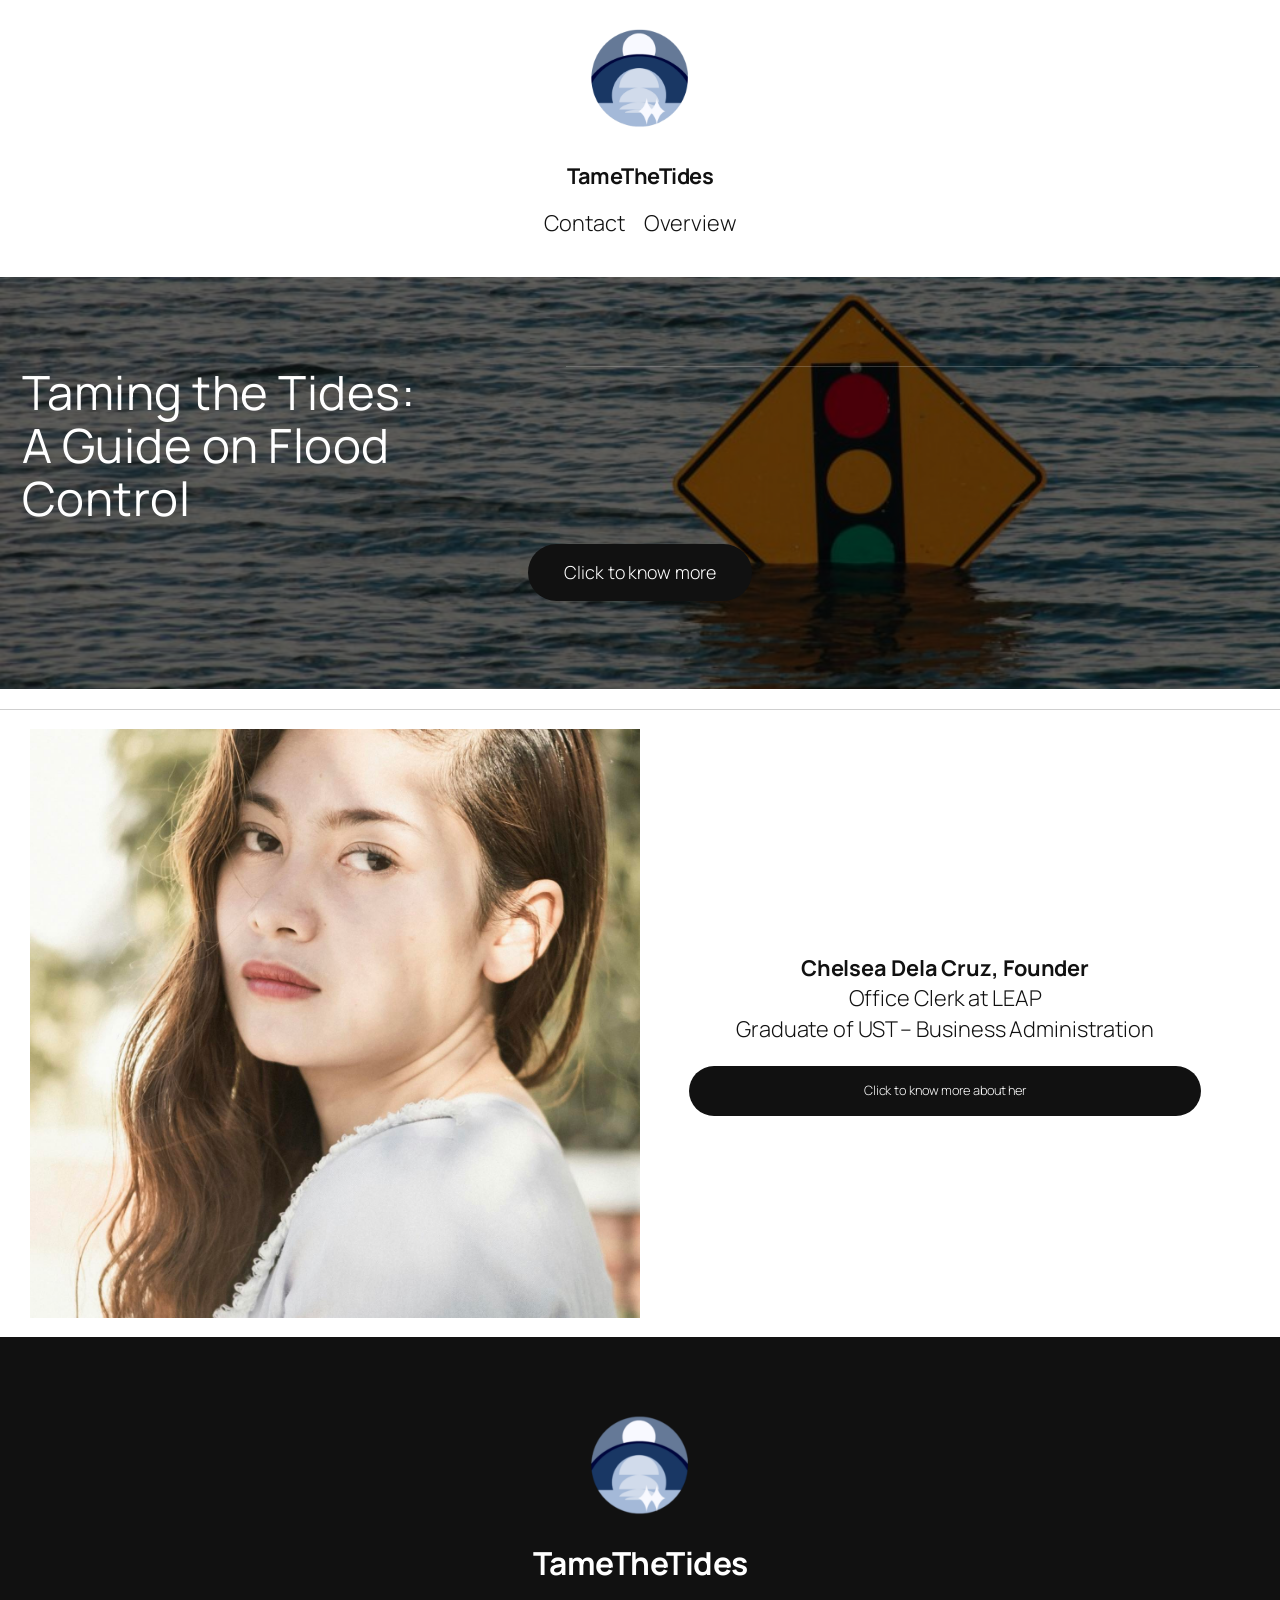
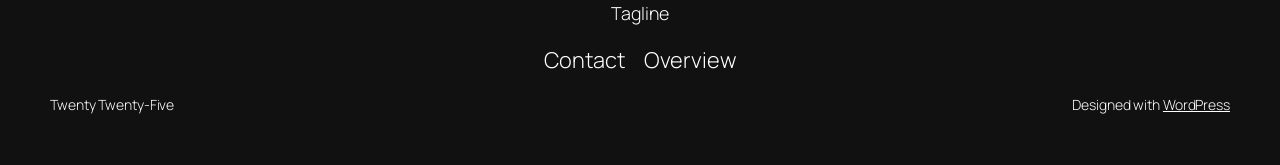
<file: index.html>
<!DOCTYPE html>
<html lang="en-US">
<head><meta charset="UTF-8">
	
	<meta name="viewport" content="width=device-width, initial-scale=1">
<meta name="robots" content="max-image-preview:large">
<title>TameTheTides – Tagline</title>
<link rel="alternate" type="application/rss+xml" title="TameTheTides » Feed" href="https://protovandis.github.io/tame-the-tides/feed/">
<link rel="alternate" type="application/rss+xml" title="TameTheTides » Comments Feed" href="https://protovandis.github.io/tame-the-tides/comments/feed/">
<style id="wp-img-auto-sizes-contain-inline-css">
img:is([sizes=auto i],[sizes^="auto," i]){contain-intrinsic-size:3000px 1500px}
/*# sourceURL=wp-img-auto-sizes-contain-inline-css */
</style>
<style id="wp-block-site-logo-inline-css">
.wp-block-site-logo{box-sizing:border-box;line-height:0}.wp-block-site-logo a{display:inline-block;line-height:0}.wp-block-site-logo.is-default-size img{height:auto;width:120px}.wp-block-site-logo img{height:auto;max-width:100%}.wp-block-site-logo a,.wp-block-site-logo img{border-radius:inherit}.wp-block-site-logo.aligncenter{margin-left:auto;margin-right:auto;text-align:center}:root :where(.wp-block-site-logo.is-style-rounded){border-radius:9999px}
/*# sourceURL=https://protovandis.github.io/tame-the-tides/wp-includes/blocks/site-logo/style.min.css */
</style>
<style id="wp-block-site-title-inline-css">
.wp-block-site-title{box-sizing:border-box}.wp-block-site-title :where(a){color:inherit;font-family:inherit;font-size:inherit;font-style:inherit;font-weight:inherit;letter-spacing:inherit;line-height:inherit;text-decoration:inherit}
/*# sourceURL=https://protovandis.github.io/tame-the-tides/wp-includes/blocks/site-title/style.min.css */
</style>
<style id="wp-block-group-inline-css">
.wp-block-group{box-sizing:border-box}:where(.wp-block-group.wp-block-group-is-layout-constrained){position:relative}
/*# sourceURL=https://protovandis.github.io/tame-the-tides/wp-includes/blocks/group/style.min.css */
</style>
<style id="wp-block-navigation-link-inline-css">
.wp-block-navigation .wp-block-navigation-item__label{overflow-wrap:break-word}.wp-block-navigation .wp-block-navigation-item__description{display:none}.link-ui-tools{outline:1px solid #f0f0f0;padding:8px}.link-ui-block-inserter{padding-top:8px}.link-ui-block-inserter__back{margin-left:8px;text-transform:uppercase}
/*# sourceURL=https://protovandis.github.io/tame-the-tides/wp-includes/blocks/navigation-link/style.min.css */
</style>
<style id="wp-block-navigation-inline-css">
.wp-block-navigation{position:relative}.wp-block-navigation ul{margin-bottom:0;margin-left:0;margin-top:0;padding-left:0}.wp-block-navigation ul,.wp-block-navigation ul li{list-style:none;padding:0}.wp-block-navigation .wp-block-navigation-item{align-items:center;background-color:inherit;display:flex;position:relative}.wp-block-navigation .wp-block-navigation-item .wp-block-navigation__submenu-container:empty{display:none}.wp-block-navigation .wp-block-navigation-item__content{display:block;z-index:1}.wp-block-navigation .wp-block-navigation-item__content.wp-block-navigation-item__content{color:inherit}.wp-block-navigation.has-text-decoration-underline .wp-block-navigation-item__content,.wp-block-navigation.has-text-decoration-underline .wp-block-navigation-item__content:active,.wp-block-navigation.has-text-decoration-underline .wp-block-navigation-item__content:focus{text-decoration:underline}.wp-block-navigation.has-text-decoration-line-through .wp-block-navigation-item__content,.wp-block-navigation.has-text-decoration-line-through .wp-block-navigation-item__content:active,.wp-block-navigation.has-text-decoration-line-through .wp-block-navigation-item__content:focus{text-decoration:line-through}.wp-block-navigation :where(a),.wp-block-navigation :where(a:active),.wp-block-navigation :where(a:focus){text-decoration:none}.wp-block-navigation .wp-block-navigation__submenu-icon{align-self:center;background-color:inherit;border:none;color:currentColor;display:inline-block;font-size:inherit;height:.6em;line-height:0;margin-left:.25em;padding:0;width:.6em}.wp-block-navigation .wp-block-navigation__submenu-icon svg{display:inline-block;stroke:currentColor;height:inherit;margin-top:.075em;width:inherit}.wp-block-navigation{--navigation-layout-justification-setting:flex-start;--navigation-layout-direction:row;--navigation-layout-wrap:wrap;--navigation-layout-justify:flex-start;--navigation-layout-align:center}.wp-block-navigation.is-vertical{--navigation-layout-direction:column;--navigation-layout-justify:initial;--navigation-layout-align:flex-start}.wp-block-navigation.no-wrap{--navigation-layout-wrap:nowrap}.wp-block-navigation.items-justified-center{--navigation-layout-justification-setting:center;--navigation-layout-justify:center}.wp-block-navigation.items-justified-center.is-vertical{--navigation-layout-align:center}.wp-block-navigation.items-justified-right{--navigation-layout-justification-setting:flex-end;--navigation-layout-justify:flex-end}.wp-block-navigation.items-justified-right.is-vertical{--navigation-layout-align:flex-end}.wp-block-navigation.items-justified-space-between{--navigation-layout-justification-setting:space-between;--navigation-layout-justify:space-between}.wp-block-navigation .has-child .wp-block-navigation__submenu-container{align-items:normal;background-color:inherit;color:inherit;display:flex;flex-direction:column;opacity:0;position:absolute;z-index:2}@media not (prefers-reduced-motion){.wp-block-navigation .has-child .wp-block-navigation__submenu-container{transition:opacity .1s linear}}.wp-block-navigation .has-child .wp-block-navigation__submenu-container{height:0;overflow:hidden;visibility:hidden;width:0}.wp-block-navigation .has-child .wp-block-navigation__submenu-container>.wp-block-navigation-item>.wp-block-navigation-item__content{display:flex;flex-grow:1;padding:.5em 1em}.wp-block-navigation .has-child .wp-block-navigation__submenu-container>.wp-block-navigation-item>.wp-block-navigation-item__content .wp-block-navigation__submenu-icon{margin-left:auto;margin-right:0}.wp-block-navigation .has-child .wp-block-navigation__submenu-container .wp-block-navigation-item__content{margin:0}.wp-block-navigation .has-child .wp-block-navigation__submenu-container{left:-1px;top:100%}@media (min-width:782px){.wp-block-navigation .has-child .wp-block-navigation__submenu-container .wp-block-navigation__submenu-container{left:100%;top:-1px}.wp-block-navigation .has-child .wp-block-navigation__submenu-container .wp-block-navigation__submenu-container:before{background:#0000;content:"";display:block;height:100%;position:absolute;right:100%;width:.5em}.wp-block-navigation .has-child .wp-block-navigation__submenu-container .wp-block-navigation__submenu-icon{margin-right:.25em}.wp-block-navigation .has-child .wp-block-navigation__submenu-container .wp-block-navigation__submenu-icon svg{transform:rotate(-90deg)}}.wp-block-navigation .has-child .wp-block-navigation-submenu__toggle[aria-expanded=true]~.wp-block-navigation__submenu-container,.wp-block-navigation .has-child:not(.open-on-click):hover>.wp-block-navigation__submenu-container,.wp-block-navigation .has-child:not(.open-on-click):not(.open-on-hover-click):focus-within>.wp-block-navigation__submenu-container{height:auto;min-width:200px;opacity:1;overflow:visible;visibility:visible;width:auto}.wp-block-navigation.has-background .has-child .wp-block-navigation__submenu-container{left:0;top:100%}@media (min-width:782px){.wp-block-navigation.has-background .has-child .wp-block-navigation__submenu-container .wp-block-navigation__submenu-container{left:100%;top:0}}.wp-block-navigation-submenu{display:flex;position:relative}.wp-block-navigation-submenu .wp-block-navigation__submenu-icon svg{stroke:currentColor}button.wp-block-navigation-item__content{background-color:initial;border:none;color:currentColor;font-family:inherit;font-size:inherit;font-style:inherit;font-weight:inherit;letter-spacing:inherit;line-height:inherit;text-align:left;text-transform:inherit}.wp-block-navigation-submenu__toggle{cursor:pointer}.wp-block-navigation-submenu__toggle[aria-expanded=true]+.wp-block-navigation__submenu-icon>svg,.wp-block-navigation-submenu__toggle[aria-expanded=true]>svg{transform:rotate(180deg)}.wp-block-navigation-item.open-on-click .wp-block-navigation-submenu__toggle{padding-left:0;padding-right:.85em}.wp-block-navigation-item.open-on-click .wp-block-navigation-submenu__toggle+.wp-block-navigation__submenu-icon{margin-left:-.6em;pointer-events:none}.wp-block-navigation-item.open-on-click button.wp-block-navigation-item__content:not(.wp-block-navigation-submenu__toggle){padding:0}.wp-block-navigation .wp-block-page-list,.wp-block-navigation__container,.wp-block-navigation__responsive-close,.wp-block-navigation__responsive-container,.wp-block-navigation__responsive-container-content,.wp-block-navigation__responsive-dialog{gap:inherit}:where(.wp-block-navigation.has-background .wp-block-navigation-item a:not(.wp-element-button)),:where(.wp-block-navigation.has-background .wp-block-navigation-submenu a:not(.wp-element-button)){padding:.5em 1em}:where(.wp-block-navigation .wp-block-navigation__submenu-container .wp-block-navigation-item a:not(.wp-element-button)),:where(.wp-block-navigation .wp-block-navigation__submenu-container .wp-block-navigation-submenu a:not(.wp-element-button)),:where(.wp-block-navigation .wp-block-navigation__submenu-container .wp-block-navigation-submenu button.wp-block-navigation-item__content),:where(.wp-block-navigation .wp-block-navigation__submenu-container .wp-block-pages-list__item button.wp-block-navigation-item__content){padding:.5em 1em}.wp-block-navigation.items-justified-right .wp-block-navigation__container .has-child .wp-block-navigation__submenu-container,.wp-block-navigation.items-justified-right .wp-block-page-list>.has-child .wp-block-navigation__submenu-container,.wp-block-navigation.items-justified-space-between .wp-block-page-list>.has-child:last-child .wp-block-navigation__submenu-container,.wp-block-navigation.items-justified-space-between>.wp-block-navigation__container>.has-child:last-child .wp-block-navigation__submenu-container{left:auto;right:0}.wp-block-navigation.items-justified-right .wp-block-navigation__container .has-child .wp-block-navigation__submenu-container .wp-block-navigation__submenu-container,.wp-block-navigation.items-justified-right .wp-block-page-list>.has-child .wp-block-navigation__submenu-container .wp-block-navigation__submenu-container,.wp-block-navigation.items-justified-space-between .wp-block-page-list>.has-child:last-child .wp-block-navigation__submenu-container .wp-block-navigation__submenu-container,.wp-block-navigation.items-justified-space-between>.wp-block-navigation__container>.has-child:last-child .wp-block-navigation__submenu-container .wp-block-navigation__submenu-container{left:-1px;right:-1px}@media (min-width:782px){.wp-block-navigation.items-justified-right .wp-block-navigation__container .has-child .wp-block-navigation__submenu-container .wp-block-navigation__submenu-container,.wp-block-navigation.items-justified-right .wp-block-page-list>.has-child .wp-block-navigation__submenu-container .wp-block-navigation__submenu-container,.wp-block-navigation.items-justified-space-between .wp-block-page-list>.has-child:last-child .wp-block-navigation__submenu-container .wp-block-navigation__submenu-container,.wp-block-navigation.items-justified-space-between>.wp-block-navigation__container>.has-child:last-child .wp-block-navigation__submenu-container .wp-block-navigation__submenu-container{left:auto;right:100%}}.wp-block-navigation:not(.has-background) .wp-block-navigation__submenu-container{background-color:#fff;border:1px solid #00000026}.wp-block-navigation.has-background .wp-block-navigation__submenu-container{background-color:inherit}.wp-block-navigation:not(.has-text-color) .wp-block-navigation__submenu-container{color:#000}.wp-block-navigation__container{align-items:var(--navigation-layout-align,initial);display:flex;flex-direction:var(--navigation-layout-direction,initial);flex-wrap:var(--navigation-layout-wrap,wrap);justify-content:var(--navigation-layout-justify,initial);list-style:none;margin:0;padding-left:0}.wp-block-navigation__container .is-responsive{display:none}.wp-block-navigation__container:only-child,.wp-block-page-list:only-child{flex-grow:1}@keyframes overlay-menu__fade-in-animation{0%{opacity:0;transform:translateY(.5em)}to{opacity:1;transform:translateY(0)}}.wp-block-navigation__responsive-container{bottom:0;display:none;left:0;position:fixed;right:0;top:0}.wp-block-navigation__responsive-container :where(.wp-block-navigation-item a){color:inherit}.wp-block-navigation__responsive-container .wp-block-navigation__responsive-container-content{align-items:var(--navigation-layout-align,initial);display:flex;flex-direction:var(--navigation-layout-direction,initial);flex-wrap:var(--navigation-layout-wrap,wrap);justify-content:var(--navigation-layout-justify,initial)}.wp-block-navigation__responsive-container:not(.is-menu-open.is-menu-open){background-color:inherit!important;color:inherit!important}.wp-block-navigation__responsive-container.is-menu-open{background-color:inherit;display:flex;flex-direction:column}@media not (prefers-reduced-motion){.wp-block-navigation__responsive-container.is-menu-open{animation:overlay-menu__fade-in-animation .1s ease-out;animation-fill-mode:forwards}}.wp-block-navigation__responsive-container.is-menu-open{overflow:auto;padding:clamp(1rem,var(--wp--style--root--padding-top),20rem) clamp(1rem,var(--wp--style--root--padding-right),20rem) clamp(1rem,var(--wp--style--root--padding-bottom),20rem) clamp(1rem,var(--wp--style--root--padding-left),20rem);z-index:100000}.wp-block-navigation__responsive-container.is-menu-open .wp-block-navigation__responsive-container-content{align-items:var(--navigation-layout-justification-setting,inherit);display:flex;flex-direction:column;flex-wrap:nowrap;overflow:visible;padding-top:calc(2rem + 24px)}.wp-block-navigation__responsive-container.is-menu-open .wp-block-navigation__responsive-container-content,.wp-block-navigation__responsive-container.is-menu-open .wp-block-navigation__responsive-container-content .wp-block-navigation__container,.wp-block-navigation__responsive-container.is-menu-open .wp-block-navigation__responsive-container-content .wp-block-page-list{justify-content:flex-start}.wp-block-navigation__responsive-container.is-menu-open .wp-block-navigation__responsive-container-content .wp-block-navigation__submenu-icon{display:none}.wp-block-navigation__responsive-container.is-menu-open .wp-block-navigation__responsive-container-content .has-child .wp-block-navigation__submenu-container{border:none;height:auto;min-width:200px;opacity:1;overflow:initial;padding-left:2rem;padding-right:2rem;position:static;visibility:visible;width:auto}.wp-block-navigation__responsive-container.is-menu-open .wp-block-navigation__responsive-container-content .wp-block-navigation__container,.wp-block-navigation__responsive-container.is-menu-open .wp-block-navigation__responsive-container-content .wp-block-navigation__submenu-container{gap:inherit}.wp-block-navigation__responsive-container.is-menu-open .wp-block-navigation__responsive-container-content .wp-block-navigation__submenu-container{padding-top:var(--wp--style--block-gap,2em)}.wp-block-navigation__responsive-container.is-menu-open .wp-block-navigation__responsive-container-content .wp-block-navigation-item__content{padding:0}.wp-block-navigation__responsive-container.is-menu-open .wp-block-navigation__responsive-container-content .wp-block-navigation-item,.wp-block-navigation__responsive-container.is-menu-open .wp-block-navigation__responsive-container-content .wp-block-navigation__container,.wp-block-navigation__responsive-container.is-menu-open .wp-block-navigation__responsive-container-content .wp-block-page-list{align-items:var(--navigation-layout-justification-setting,initial);display:flex;flex-direction:column}.wp-block-navigation__responsive-container.is-menu-open .wp-block-navigation-item,.wp-block-navigation__responsive-container.is-menu-open .wp-block-navigation-item .wp-block-navigation__submenu-container,.wp-block-navigation__responsive-container.is-menu-open .wp-block-navigation__container,.wp-block-navigation__responsive-container.is-menu-open .wp-block-page-list{background:#0000!important;color:inherit!important}.wp-block-navigation__responsive-container.is-menu-open .wp-block-navigation__submenu-container.wp-block-navigation__submenu-container.wp-block-navigation__submenu-container.wp-block-navigation__submenu-container{left:auto;right:auto}@media (min-width:600px){.wp-block-navigation__responsive-container:not(.hidden-by-default):not(.is-menu-open){background-color:inherit;display:block;position:relative;width:100%;z-index:auto}.wp-block-navigation__responsive-container:not(.hidden-by-default):not(.is-menu-open) .wp-block-navigation__responsive-container-close{display:none}.wp-block-navigation__responsive-container.is-menu-open .wp-block-navigation__submenu-container.wp-block-navigation__submenu-container.wp-block-navigation__submenu-container.wp-block-navigation__submenu-container{left:0}}.wp-block-navigation:not(.has-background) .wp-block-navigation__responsive-container.is-menu-open{background-color:#fff}.wp-block-navigation:not(.has-text-color) .wp-block-navigation__responsive-container.is-menu-open{color:#000}.wp-block-navigation__toggle_button_label{font-size:1rem;font-weight:700}.wp-block-navigation__responsive-container-close,.wp-block-navigation__responsive-container-open{background:#0000;border:none;color:currentColor;cursor:pointer;margin:0;padding:0;text-transform:inherit;vertical-align:middle}.wp-block-navigation__responsive-container-close svg,.wp-block-navigation__responsive-container-open svg{fill:currentColor;display:block;height:24px;pointer-events:none;width:24px}.wp-block-navigation__responsive-container-open{display:flex}.wp-block-navigation__responsive-container-open.wp-block-navigation__responsive-container-open.wp-block-navigation__responsive-container-open{font-family:inherit;font-size:inherit;font-weight:inherit}@media (min-width:600px){.wp-block-navigation__responsive-container-open:not(.always-shown){display:none}}.wp-block-navigation__responsive-container-close{position:absolute;right:0;top:0;z-index:2}.wp-block-navigation__responsive-container-close.wp-block-navigation__responsive-container-close.wp-block-navigation__responsive-container-close{font-family:inherit;font-size:inherit;font-weight:inherit}.wp-block-navigation__responsive-close{width:100%}.has-modal-open .wp-block-navigation__responsive-close{margin-left:auto;margin-right:auto;max-width:var(--wp--style--global--wide-size,100%)}.wp-block-navigation__responsive-close:focus{outline:none}.is-menu-open .wp-block-navigation__responsive-close,.is-menu-open .wp-block-navigation__responsive-container-content,.is-menu-open .wp-block-navigation__responsive-dialog{box-sizing:border-box}.wp-block-navigation__responsive-dialog{position:relative}.has-modal-open .admin-bar .is-menu-open .wp-block-navigation__responsive-dialog{margin-top:46px}@media (min-width:782px){.has-modal-open .admin-bar .is-menu-open .wp-block-navigation__responsive-dialog{margin-top:32px}}html.has-modal-open{overflow:hidden}
/*# sourceURL=https://protovandis.github.io/tame-the-tides/wp-includes/blocks/navigation/style.min.css */
</style>
<style id="wp-block-heading-inline-css">
h1:where(.wp-block-heading).has-background,h2:where(.wp-block-heading).has-background,h3:where(.wp-block-heading).has-background,h4:where(.wp-block-heading).has-background,h5:where(.wp-block-heading).has-background,h6:where(.wp-block-heading).has-background{padding:1.25em 2.375em}h1.has-text-align-left[style*=writing-mode]:where([style*=vertical-lr]),h1.has-text-align-right[style*=writing-mode]:where([style*=vertical-rl]),h2.has-text-align-left[style*=writing-mode]:where([style*=vertical-lr]),h2.has-text-align-right[style*=writing-mode]:where([style*=vertical-rl]),h3.has-text-align-left[style*=writing-mode]:where([style*=vertical-lr]),h3.has-text-align-right[style*=writing-mode]:where([style*=vertical-rl]),h4.has-text-align-left[style*=writing-mode]:where([style*=vertical-lr]),h4.has-text-align-right[style*=writing-mode]:where([style*=vertical-rl]),h5.has-text-align-left[style*=writing-mode]:where([style*=vertical-lr]),h5.has-text-align-right[style*=writing-mode]:where([style*=vertical-rl]),h6.has-text-align-left[style*=writing-mode]:where([style*=vertical-lr]),h6.has-text-align-right[style*=writing-mode]:where([style*=vertical-rl]){rotate:180deg}
/*# sourceURL=https://protovandis.github.io/tame-the-tides/wp-includes/blocks/heading/style.min.css */
</style>
<style id="wp-block-separator-inline-css">
@charset "UTF-8";.wp-block-separator{border:none;border-top:2px solid}:root :where(.wp-block-separator.is-style-dots){height:auto;line-height:1;text-align:center}:root :where(.wp-block-separator.is-style-dots):before{color:currentColor;content:"···";font-family:serif;font-size:1.5em;letter-spacing:2em;padding-left:2em}.wp-block-separator.is-style-dots{background:none!important;border:none!important}
/*# sourceURL=https://protovandis.github.io/tame-the-tides/wp-includes/blocks/separator/style.min.css */
</style>
<style id="wp-block-columns-inline-css">
.wp-block-columns{box-sizing:border-box;display:flex;flex-wrap:wrap!important}@media (min-width:782px){.wp-block-columns{flex-wrap:nowrap!important}}.wp-block-columns{align-items:normal!important}.wp-block-columns.are-vertically-aligned-top{align-items:flex-start}.wp-block-columns.are-vertically-aligned-center{align-items:center}.wp-block-columns.are-vertically-aligned-bottom{align-items:flex-end}@media (max-width:781px){.wp-block-columns:not(.is-not-stacked-on-mobile)>.wp-block-column{flex-basis:100%!important}}@media (min-width:782px){.wp-block-columns:not(.is-not-stacked-on-mobile)>.wp-block-column{flex-basis:0;flex-grow:1}.wp-block-columns:not(.is-not-stacked-on-mobile)>.wp-block-column[style*=flex-basis]{flex-grow:0}}.wp-block-columns.is-not-stacked-on-mobile{flex-wrap:nowrap!important}.wp-block-columns.is-not-stacked-on-mobile>.wp-block-column{flex-basis:0;flex-grow:1}.wp-block-columns.is-not-stacked-on-mobile>.wp-block-column[style*=flex-basis]{flex-grow:0}:where(.wp-block-columns){margin-bottom:1.75em}:where(.wp-block-columns.has-background){padding:1.25em 2.375em}.wp-block-column{flex-grow:1;min-width:0;overflow-wrap:break-word;word-break:break-word}.wp-block-column.is-vertically-aligned-top{align-self:flex-start}.wp-block-column.is-vertically-aligned-center{align-self:center}.wp-block-column.is-vertically-aligned-bottom{align-self:flex-end}.wp-block-column.is-vertically-aligned-stretch{align-self:stretch}.wp-block-column.is-vertically-aligned-bottom,.wp-block-column.is-vertically-aligned-center,.wp-block-column.is-vertically-aligned-top{width:100%}
/*# sourceURL=https://protovandis.github.io/tame-the-tides/wp-includes/blocks/columns/style.min.css */
</style>
<style id="wp-block-button-inline-css">
.wp-block-button__link{align-content:center;box-sizing:border-box;cursor:pointer;display:inline-block;height:100%;text-align:center;word-break:break-word}.wp-block-button__link.aligncenter{text-align:center}.wp-block-button__link.alignright{text-align:right}:where(.wp-block-button__link){border-radius:9999px;box-shadow:none;padding:calc(.667em + 2px) calc(1.333em + 2px);text-decoration:none}.wp-block-button[style*=text-decoration] .wp-block-button__link{text-decoration:inherit}.wp-block-buttons>.wp-block-button.has-custom-width{max-width:none}.wp-block-buttons>.wp-block-button.has-custom-width .wp-block-button__link{width:100%}.wp-block-buttons>.wp-block-button.has-custom-font-size .wp-block-button__link{font-size:inherit}.wp-block-buttons>.wp-block-button.wp-block-button__width-25{width:calc(25% - var(--wp--style--block-gap, .5em)*.75)}.wp-block-buttons>.wp-block-button.wp-block-button__width-50{width:calc(50% - var(--wp--style--block-gap, .5em)*.5)}.wp-block-buttons>.wp-block-button.wp-block-button__width-75{width:calc(75% - var(--wp--style--block-gap, .5em)*.25)}.wp-block-buttons>.wp-block-button.wp-block-button__width-100{flex-basis:100%;width:100%}.wp-block-buttons.is-vertical>.wp-block-button.wp-block-button__width-25{width:25%}.wp-block-buttons.is-vertical>.wp-block-button.wp-block-button__width-50{width:50%}.wp-block-buttons.is-vertical>.wp-block-button.wp-block-button__width-75{width:75%}.wp-block-button.is-style-squared,.wp-block-button__link.wp-block-button.is-style-squared{border-radius:0}.wp-block-button.no-border-radius,.wp-block-button__link.no-border-radius{border-radius:0!important}:root :where(.wp-block-button .wp-block-button__link.is-style-outline),:root :where(.wp-block-button.is-style-outline>.wp-block-button__link){border:2px solid;padding:.667em 1.333em}:root :where(.wp-block-button .wp-block-button__link.is-style-outline:not(.has-text-color)),:root :where(.wp-block-button.is-style-outline>.wp-block-button__link:not(.has-text-color)){color:currentColor}:root :where(.wp-block-button .wp-block-button__link.is-style-outline:not(.has-background)),:root :where(.wp-block-button.is-style-outline>.wp-block-button__link:not(.has-background)){background-color:initial;background-image:none}
/*# sourceURL=https://protovandis.github.io/tame-the-tides/wp-includes/blocks/button/style.min.css */
</style>
<style id="wp-block-buttons-inline-css">
.wp-block-buttons{box-sizing:border-box}.wp-block-buttons.is-vertical{flex-direction:column}.wp-block-buttons.is-vertical>.wp-block-button:last-child{margin-bottom:0}.wp-block-buttons>.wp-block-button{display:inline-block;margin:0}.wp-block-buttons.is-content-justification-left{justify-content:flex-start}.wp-block-buttons.is-content-justification-left.is-vertical{align-items:flex-start}.wp-block-buttons.is-content-justification-center{justify-content:center}.wp-block-buttons.is-content-justification-center.is-vertical{align-items:center}.wp-block-buttons.is-content-justification-right{justify-content:flex-end}.wp-block-buttons.is-content-justification-right.is-vertical{align-items:flex-end}.wp-block-buttons.is-content-justification-space-between{justify-content:space-between}.wp-block-buttons.aligncenter{text-align:center}.wp-block-buttons:not(.is-content-justification-space-between,.is-content-justification-right,.is-content-justification-left,.is-content-justification-center) .wp-block-button.aligncenter{margin-left:auto;margin-right:auto;width:100%}.wp-block-buttons[style*=text-decoration] .wp-block-button,.wp-block-buttons[style*=text-decoration] .wp-block-button__link{text-decoration:inherit}.wp-block-buttons.has-custom-font-size .wp-block-button__link{font-size:inherit}.wp-block-buttons .wp-block-button__link{width:100%}.wp-block-button.aligncenter{text-align:center}
/*# sourceURL=https://protovandis.github.io/tame-the-tides/wp-includes/blocks/buttons/style.min.css */
</style>
<link rel="stylesheet" id="wp-block-cover-css" href="https://protovandis.github.io/tame-the-tides/wp-includes/blocks/cover/style.min.css?ver=6.9" media="all">
<style id="wp-block-paragraph-inline-css">
.is-small-text{font-size:.875em}.is-regular-text{font-size:1em}.is-large-text{font-size:2.25em}.is-larger-text{font-size:3em}.has-drop-cap:not(:focus):first-letter{float:left;font-size:8.4em;font-style:normal;font-weight:100;line-height:.68;margin:.05em .1em 0 0;text-transform:uppercase}body.rtl .has-drop-cap:not(:focus):first-letter{float:none;margin-left:.1em}p.has-drop-cap.has-background{overflow:hidden}:root :where(p.has-background){padding:1.25em 2.375em}:where(p.has-text-color:not(.has-link-color)) a{color:inherit}p.has-text-align-left[style*="writing-mode:vertical-lr"],p.has-text-align-right[style*="writing-mode:vertical-rl"]{rotate:180deg}
/*# sourceURL=https://protovandis.github.io/tame-the-tides/wp-includes/blocks/paragraph/style.min.css */
</style>
<style id="wp-block-media-text-inline-css">
.wp-block-media-text{box-sizing:border-box;
  /*!rtl:begin:ignore*/direction:ltr;
  /*!rtl:end:ignore*/display:grid;grid-template-columns:50% 1fr;grid-template-rows:auto}.wp-block-media-text.has-media-on-the-right{grid-template-columns:1fr 50%}.wp-block-media-text.is-vertically-aligned-top>.wp-block-media-text__content,.wp-block-media-text.is-vertically-aligned-top>.wp-block-media-text__media{align-self:start}.wp-block-media-text.is-vertically-aligned-center>.wp-block-media-text__content,.wp-block-media-text.is-vertically-aligned-center>.wp-block-media-text__media,.wp-block-media-text>.wp-block-media-text__content,.wp-block-media-text>.wp-block-media-text__media{align-self:center}.wp-block-media-text.is-vertically-aligned-bottom>.wp-block-media-text__content,.wp-block-media-text.is-vertically-aligned-bottom>.wp-block-media-text__media{align-self:end}.wp-block-media-text>.wp-block-media-text__media{
  /*!rtl:begin:ignore*/grid-column:1;grid-row:1;
  /*!rtl:end:ignore*/margin:0}.wp-block-media-text>.wp-block-media-text__content{direction:ltr;
  /*!rtl:begin:ignore*/grid-column:2;grid-row:1;
  /*!rtl:end:ignore*/padding:0 8%;word-break:break-word}.wp-block-media-text.has-media-on-the-right>.wp-block-media-text__media{
  /*!rtl:begin:ignore*/grid-column:2;grid-row:1
  /*!rtl:end:ignore*/}.wp-block-media-text.has-media-on-the-right>.wp-block-media-text__content{
  /*!rtl:begin:ignore*/grid-column:1;grid-row:1
  /*!rtl:end:ignore*/}.wp-block-media-text__media a{display:block}.wp-block-media-text__media img,.wp-block-media-text__media video{height:auto;max-width:unset;vertical-align:middle;width:100%}.wp-block-media-text.is-image-fill>.wp-block-media-text__media{background-size:cover;height:100%;min-height:250px}.wp-block-media-text.is-image-fill>.wp-block-media-text__media>a{display:block;height:100%}.wp-block-media-text.is-image-fill>.wp-block-media-text__media img{height:1px;margin:-1px;overflow:hidden;padding:0;position:absolute;width:1px;clip:rect(0,0,0,0);border:0}.wp-block-media-text.is-image-fill-element>.wp-block-media-text__media{height:100%;min-height:250px}.wp-block-media-text.is-image-fill-element>.wp-block-media-text__media>a{display:block;height:100%}.wp-block-media-text.is-image-fill-element>.wp-block-media-text__media img{height:100%;object-fit:cover;width:100%}@media (max-width:600px){.wp-block-media-text.is-stacked-on-mobile{grid-template-columns:100%!important}.wp-block-media-text.is-stacked-on-mobile>.wp-block-media-text__media{grid-column:1;grid-row:1}.wp-block-media-text.is-stacked-on-mobile>.wp-block-media-text__content{grid-column:1;grid-row:2}}
/*# sourceURL=https://protovandis.github.io/tame-the-tides/wp-includes/blocks/media-text/style.min.css */
</style>
<style id="wp-block-site-tagline-inline-css">
.wp-block-site-tagline{box-sizing:border-box}
/*# sourceURL=https://protovandis.github.io/tame-the-tides/wp-includes/blocks/site-tagline/style.min.css */
</style>
<style id="wp-emoji-styles-inline-css">

	img.wp-smiley, img.emoji {
		display: inline !important;
		border: none !important;
		box-shadow: none !important;
		height: 1em !important;
		width: 1em !important;
		margin: 0 0.07em !important;
		vertical-align: -0.1em !important;
		background: none !important;
		padding: 0 !important;
	}
/*# sourceURL=wp-emoji-styles-inline-css */
</style>
<style id="wp-block-library-inline-css">
:root{--wp-block-synced-color:#7a00df;--wp-block-synced-color--rgb:122,0,223;--wp-bound-block-color:var(--wp-block-synced-color);--wp-editor-canvas-background:#ddd;--wp-admin-theme-color:#007cba;--wp-admin-theme-color--rgb:0,124,186;--wp-admin-theme-color-darker-10:#006ba1;--wp-admin-theme-color-darker-10--rgb:0,107,160.5;--wp-admin-theme-color-darker-20:#005a87;--wp-admin-theme-color-darker-20--rgb:0,90,135;--wp-admin-border-width-focus:2px}@media (min-resolution:192dpi){:root{--wp-admin-border-width-focus:1.5px}}.wp-element-button{cursor:pointer}:root .has-very-light-gray-background-color{background-color:#eee}:root .has-very-dark-gray-background-color{background-color:#313131}:root .has-very-light-gray-color{color:#eee}:root .has-very-dark-gray-color{color:#313131}:root .has-vivid-green-cyan-to-vivid-cyan-blue-gradient-background{background:linear-gradient(135deg,#00d084,#0693e3)}:root .has-purple-crush-gradient-background{background:linear-gradient(135deg,#34e2e4,#4721fb 50%,#ab1dfe)}:root .has-hazy-dawn-gradient-background{background:linear-gradient(135deg,#faaca8,#dad0ec)}:root .has-subdued-olive-gradient-background{background:linear-gradient(135deg,#fafae1,#67a671)}:root .has-atomic-cream-gradient-background{background:linear-gradient(135deg,#fdd79a,#004a59)}:root .has-nightshade-gradient-background{background:linear-gradient(135deg,#330968,#31cdcf)}:root .has-midnight-gradient-background{background:linear-gradient(135deg,#020381,#2874fc)}:root{--wp--preset--font-size--normal:16px;--wp--preset--font-size--huge:42px}.has-regular-font-size{font-size:1em}.has-larger-font-size{font-size:2.625em}.has-normal-font-size{font-size:var(--wp--preset--font-size--normal)}.has-huge-font-size{font-size:var(--wp--preset--font-size--huge)}.has-text-align-center{text-align:center}.has-text-align-left{text-align:left}.has-text-align-right{text-align:right}.has-fit-text{white-space:nowrap!important}#end-resizable-editor-section{display:none}.aligncenter{clear:both}.items-justified-left{justify-content:flex-start}.items-justified-center{justify-content:center}.items-justified-right{justify-content:flex-end}.items-justified-space-between{justify-content:space-between}.screen-reader-text{border:0;clip-path:inset(50%);height:1px;margin:-1px;overflow:hidden;padding:0;position:absolute;width:1px;word-wrap:normal!important}.screen-reader-text:focus{background-color:#ddd;clip-path:none;color:#444;display:block;font-size:1em;height:auto;left:5px;line-height:normal;padding:15px 23px 14px;text-decoration:none;top:5px;width:auto;z-index:100000}html :where(.has-border-color){border-style:solid}html :where([style*=border-top-color]){border-top-style:solid}html :where([style*=border-right-color]){border-right-style:solid}html :where([style*=border-bottom-color]){border-bottom-style:solid}html :where([style*=border-left-color]){border-left-style:solid}html :where([style*=border-width]){border-style:solid}html :where([style*=border-top-width]){border-top-style:solid}html :where([style*=border-right-width]){border-right-style:solid}html :where([style*=border-bottom-width]){border-bottom-style:solid}html :where([style*=border-left-width]){border-left-style:solid}html :where(img[class*=wp-image-]){height:auto;max-width:100%}:where(figure){margin:0 0 1em}html :where(.is-position-sticky){--wp-admin--admin-bar--position-offset:var(--wp-admin--admin-bar--height,0px)}@media screen and (max-width:600px){html :where(.is-position-sticky){--wp-admin--admin-bar--position-offset:0px}}
/*# sourceURL=/wp-includes/css/dist/block-library/common.min.css */
</style>
<style id="global-styles-inline-css">
:root{--wp--preset--aspect-ratio--square: 1;--wp--preset--aspect-ratio--4-3: 4/3;--wp--preset--aspect-ratio--3-4: 3/4;--wp--preset--aspect-ratio--3-2: 3/2;--wp--preset--aspect-ratio--2-3: 2/3;--wp--preset--aspect-ratio--16-9: 16/9;--wp--preset--aspect-ratio--9-16: 9/16;--wp--preset--color--black: #000000;--wp--preset--color--cyan-bluish-gray: #abb8c3;--wp--preset--color--white: #ffffff;--wp--preset--color--pale-pink: #f78da7;--wp--preset--color--vivid-red: #cf2e2e;--wp--preset--color--luminous-vivid-orange: #ff6900;--wp--preset--color--luminous-vivid-amber: #fcb900;--wp--preset--color--light-green-cyan: #7bdcb5;--wp--preset--color--vivid-green-cyan: #00d084;--wp--preset--color--pale-cyan-blue: #8ed1fc;--wp--preset--color--vivid-cyan-blue: #0693e3;--wp--preset--color--vivid-purple: #9b51e0;--wp--preset--color--base: #FFFFFF;--wp--preset--color--contrast: #111111;--wp--preset--color--accent-1: #FFEE58;--wp--preset--color--accent-2: #F6CFF4;--wp--preset--color--accent-3: #503AA8;--wp--preset--color--accent-4: #686868;--wp--preset--color--accent-5: #FBFAF3;--wp--preset--color--accent-6: color-mix(in srgb, currentColor 20%, transparent);--wp--preset--gradient--vivid-cyan-blue-to-vivid-purple: linear-gradient(135deg,rgb(6,147,227) 0%,rgb(155,81,224) 100%);--wp--preset--gradient--light-green-cyan-to-vivid-green-cyan: linear-gradient(135deg,rgb(122,220,180) 0%,rgb(0,208,130) 100%);--wp--preset--gradient--luminous-vivid-amber-to-luminous-vivid-orange: linear-gradient(135deg,rgb(252,185,0) 0%,rgb(255,105,0) 100%);--wp--preset--gradient--luminous-vivid-orange-to-vivid-red: linear-gradient(135deg,rgb(255,105,0) 0%,rgb(207,46,46) 100%);--wp--preset--gradient--very-light-gray-to-cyan-bluish-gray: linear-gradient(135deg,rgb(238,238,238) 0%,rgb(169,184,195) 100%);--wp--preset--gradient--cool-to-warm-spectrum: linear-gradient(135deg,rgb(74,234,220) 0%,rgb(151,120,209) 20%,rgb(207,42,186) 40%,rgb(238,44,130) 60%,rgb(251,105,98) 80%,rgb(254,248,76) 100%);--wp--preset--gradient--blush-light-purple: linear-gradient(135deg,rgb(255,206,236) 0%,rgb(152,150,240) 100%);--wp--preset--gradient--blush-bordeaux: linear-gradient(135deg,rgb(254,205,165) 0%,rgb(254,45,45) 50%,rgb(107,0,62) 100%);--wp--preset--gradient--luminous-dusk: linear-gradient(135deg,rgb(255,203,112) 0%,rgb(199,81,192) 50%,rgb(65,88,208) 100%);--wp--preset--gradient--pale-ocean: linear-gradient(135deg,rgb(255,245,203) 0%,rgb(182,227,212) 50%,rgb(51,167,181) 100%);--wp--preset--gradient--electric-grass: linear-gradient(135deg,rgb(202,248,128) 0%,rgb(113,206,126) 100%);--wp--preset--gradient--midnight: linear-gradient(135deg,rgb(2,3,129) 0%,rgb(40,116,252) 100%);--wp--preset--font-size--small: 0.875rem;--wp--preset--font-size--medium: clamp(1rem, 1rem + ((1vw - 0.2rem) * 0.196), 1.125rem);--wp--preset--font-size--large: clamp(1.125rem, 1.125rem + ((1vw - 0.2rem) * 0.392), 1.375rem);--wp--preset--font-size--x-large: clamp(1.75rem, 1.75rem + ((1vw - 0.2rem) * 0.392), 2rem);--wp--preset--font-size--xx-large: clamp(2.15rem, 2.15rem + ((1vw - 0.2rem) * 1.333), 3rem);--wp--preset--font-family--manrope: Manrope, sans-serif;--wp--preset--font-family--fira-code: "Fira Code", monospace;--wp--preset--spacing--20: 10px;--wp--preset--spacing--30: 20px;--wp--preset--spacing--40: 30px;--wp--preset--spacing--50: clamp(30px, 5vw, 50px);--wp--preset--spacing--60: clamp(30px, 7vw, 70px);--wp--preset--spacing--70: clamp(50px, 7vw, 90px);--wp--preset--spacing--80: clamp(70px, 10vw, 140px);--wp--preset--shadow--natural: 6px 6px 9px rgba(0, 0, 0, 0.2);--wp--preset--shadow--deep: 12px 12px 50px rgba(0, 0, 0, 0.4);--wp--preset--shadow--sharp: 6px 6px 0px rgba(0, 0, 0, 0.2);--wp--preset--shadow--outlined: 6px 6px 0px -3px rgb(255, 255, 255), 6px 6px rgb(0, 0, 0);--wp--preset--shadow--crisp: 6px 6px 0px rgb(0, 0, 0);}:root { --wp--style--global--content-size: 645px;--wp--style--global--wide-size: 1340px; }:where(body) { margin: 0; }.wp-site-blocks { padding-top: var(--wp--style--root--padding-top); padding-bottom: var(--wp--style--root--padding-bottom); }.has-global-padding { padding-right: var(--wp--style--root--padding-right); padding-left: var(--wp--style--root--padding-left); }.has-global-padding > .alignfull { margin-right: calc(var(--wp--style--root--padding-right) * -1); margin-left: calc(var(--wp--style--root--padding-left) * -1); }.has-global-padding :where(:not(.alignfull.is-layout-flow) > .has-global-padding:not(.wp-block-block, .alignfull)) { padding-right: 0; padding-left: 0; }.has-global-padding :where(:not(.alignfull.is-layout-flow) > .has-global-padding:not(.wp-block-block, .alignfull)) > .alignfull { margin-left: 0; margin-right: 0; }.wp-site-blocks > .alignleft { float: left; margin-right: 2em; }.wp-site-blocks > .alignright { float: right; margin-left: 2em; }.wp-site-blocks > .aligncenter { justify-content: center; margin-left: auto; margin-right: auto; }:where(.wp-site-blocks) > * { margin-block-start: 1.2rem; margin-block-end: 0; }:where(.wp-site-blocks) > :first-child { margin-block-start: 0; }:where(.wp-site-blocks) > :last-child { margin-block-end: 0; }:root { --wp--style--block-gap: 1.2rem; }:root :where(.is-layout-flow) > :first-child{margin-block-start: 0;}:root :where(.is-layout-flow) > :last-child{margin-block-end: 0;}:root :where(.is-layout-flow) > *{margin-block-start: 1.2rem;margin-block-end: 0;}:root :where(.is-layout-constrained) > :first-child{margin-block-start: 0;}:root :where(.is-layout-constrained) > :last-child{margin-block-end: 0;}:root :where(.is-layout-constrained) > *{margin-block-start: 1.2rem;margin-block-end: 0;}:root :where(.is-layout-flex){gap: 1.2rem;}:root :where(.is-layout-grid){gap: 1.2rem;}.is-layout-flow > .alignleft{float: left;margin-inline-start: 0;margin-inline-end: 2em;}.is-layout-flow > .alignright{float: right;margin-inline-start: 2em;margin-inline-end: 0;}.is-layout-flow > .aligncenter{margin-left: auto !important;margin-right: auto !important;}.is-layout-constrained > .alignleft{float: left;margin-inline-start: 0;margin-inline-end: 2em;}.is-layout-constrained > .alignright{float: right;margin-inline-start: 2em;margin-inline-end: 0;}.is-layout-constrained > .aligncenter{margin-left: auto !important;margin-right: auto !important;}.is-layout-constrained > :where(:not(.alignleft):not(.alignright):not(.alignfull)){max-width: var(--wp--style--global--content-size);margin-left: auto !important;margin-right: auto !important;}.is-layout-constrained > .alignwide{max-width: var(--wp--style--global--wide-size);}body .is-layout-flex{display: flex;}.is-layout-flex{flex-wrap: wrap;align-items: center;}.is-layout-flex > :is(*, div){margin: 0;}body .is-layout-grid{display: grid;}.is-layout-grid > :is(*, div){margin: 0;}body{background-color: var(--wp--preset--color--base);color: var(--wp--preset--color--contrast);font-family: var(--wp--preset--font-family--manrope);font-size: var(--wp--preset--font-size--large);font-weight: 300;letter-spacing: -0.1px;line-height: 1.4;--wp--style--root--padding-top: 0px;--wp--style--root--padding-right: var(--wp--preset--spacing--50);--wp--style--root--padding-bottom: 0px;--wp--style--root--padding-left: var(--wp--preset--spacing--50);}a:where(:not(.wp-element-button)){color: currentColor;text-decoration: underline;}:root :where(a:where(:not(.wp-element-button)):hover){text-decoration: none;}h1, h2, h3, h4, h5, h6{font-weight: 400;letter-spacing: -0.1px;line-height: 1.125;}h1{font-size: var(--wp--preset--font-size--xx-large);}h2{font-size: var(--wp--preset--font-size--x-large);}h3{font-size: var(--wp--preset--font-size--large);}h4{font-size: var(--wp--preset--font-size--medium);}h5{font-size: var(--wp--preset--font-size--small);letter-spacing: 0.5px;}h6{font-size: var(--wp--preset--font-size--small);font-weight: 700;letter-spacing: 1.4px;text-transform: uppercase;}:root :where(.wp-element-button, .wp-block-button__link){background-color: var(--wp--preset--color--contrast);border-width: 0;color: var(--wp--preset--color--base);font-family: inherit;font-size: var(--wp--preset--font-size--medium);font-style: inherit;font-weight: inherit;letter-spacing: inherit;line-height: inherit;padding-top: 1rem;padding-right: 2.25rem;padding-bottom: 1rem;padding-left: 2.25rem;text-decoration: none;text-transform: inherit;}:root :where(.wp-element-button:hover, .wp-block-button__link:hover){background-color: color-mix(in srgb, var(--wp--preset--color--contrast) 85%, transparent);border-color: transparent;color: var(--wp--preset--color--base);}:root :where(.wp-element-button:focus, .wp-block-button__link:focus){outline-color: var(--wp--preset--color--accent-4);outline-offset: 2px;}:root :where(.wp-element-caption, .wp-block-audio figcaption, .wp-block-embed figcaption, .wp-block-gallery figcaption, .wp-block-image figcaption, .wp-block-table figcaption, .wp-block-video figcaption){font-size: var(--wp--preset--font-size--small);line-height: 1.4;}.has-black-color{color: var(--wp--preset--color--black) !important;}.has-cyan-bluish-gray-color{color: var(--wp--preset--color--cyan-bluish-gray) !important;}.has-white-color{color: var(--wp--preset--color--white) !important;}.has-pale-pink-color{color: var(--wp--preset--color--pale-pink) !important;}.has-vivid-red-color{color: var(--wp--preset--color--vivid-red) !important;}.has-luminous-vivid-orange-color{color: var(--wp--preset--color--luminous-vivid-orange) !important;}.has-luminous-vivid-amber-color{color: var(--wp--preset--color--luminous-vivid-amber) !important;}.has-light-green-cyan-color{color: var(--wp--preset--color--light-green-cyan) !important;}.has-vivid-green-cyan-color{color: var(--wp--preset--color--vivid-green-cyan) !important;}.has-pale-cyan-blue-color{color: var(--wp--preset--color--pale-cyan-blue) !important;}.has-vivid-cyan-blue-color{color: var(--wp--preset--color--vivid-cyan-blue) !important;}.has-vivid-purple-color{color: var(--wp--preset--color--vivid-purple) !important;}.has-base-color{color: var(--wp--preset--color--base) !important;}.has-contrast-color{color: var(--wp--preset--color--contrast) !important;}.has-accent-1-color{color: var(--wp--preset--color--accent-1) !important;}.has-accent-2-color{color: var(--wp--preset--color--accent-2) !important;}.has-accent-3-color{color: var(--wp--preset--color--accent-3) !important;}.has-accent-4-color{color: var(--wp--preset--color--accent-4) !important;}.has-accent-5-color{color: var(--wp--preset--color--accent-5) !important;}.has-accent-6-color{color: var(--wp--preset--color--accent-6) !important;}.has-black-background-color{background-color: var(--wp--preset--color--black) !important;}.has-cyan-bluish-gray-background-color{background-color: var(--wp--preset--color--cyan-bluish-gray) !important;}.has-white-background-color{background-color: var(--wp--preset--color--white) !important;}.has-pale-pink-background-color{background-color: var(--wp--preset--color--pale-pink) !important;}.has-vivid-red-background-color{background-color: var(--wp--preset--color--vivid-red) !important;}.has-luminous-vivid-orange-background-color{background-color: var(--wp--preset--color--luminous-vivid-orange) !important;}.has-luminous-vivid-amber-background-color{background-color: var(--wp--preset--color--luminous-vivid-amber) !important;}.has-light-green-cyan-background-color{background-color: var(--wp--preset--color--light-green-cyan) !important;}.has-vivid-green-cyan-background-color{background-color: var(--wp--preset--color--vivid-green-cyan) !important;}.has-pale-cyan-blue-background-color{background-color: var(--wp--preset--color--pale-cyan-blue) !important;}.has-vivid-cyan-blue-background-color{background-color: var(--wp--preset--color--vivid-cyan-blue) !important;}.has-vivid-purple-background-color{background-color: var(--wp--preset--color--vivid-purple) !important;}.has-base-background-color{background-color: var(--wp--preset--color--base) !important;}.has-contrast-background-color{background-color: var(--wp--preset--color--contrast) !important;}.has-accent-1-background-color{background-color: var(--wp--preset--color--accent-1) !important;}.has-accent-2-background-color{background-color: var(--wp--preset--color--accent-2) !important;}.has-accent-3-background-color{background-color: var(--wp--preset--color--accent-3) !important;}.has-accent-4-background-color{background-color: var(--wp--preset--color--accent-4) !important;}.has-accent-5-background-color{background-color: var(--wp--preset--color--accent-5) !important;}.has-accent-6-background-color{background-color: var(--wp--preset--color--accent-6) !important;}.has-black-border-color{border-color: var(--wp--preset--color--black) !important;}.has-cyan-bluish-gray-border-color{border-color: var(--wp--preset--color--cyan-bluish-gray) !important;}.has-white-border-color{border-color: var(--wp--preset--color--white) !important;}.has-pale-pink-border-color{border-color: var(--wp--preset--color--pale-pink) !important;}.has-vivid-red-border-color{border-color: var(--wp--preset--color--vivid-red) !important;}.has-luminous-vivid-orange-border-color{border-color: var(--wp--preset--color--luminous-vivid-orange) !important;}.has-luminous-vivid-amber-border-color{border-color: var(--wp--preset--color--luminous-vivid-amber) !important;}.has-light-green-cyan-border-color{border-color: var(--wp--preset--color--light-green-cyan) !important;}.has-vivid-green-cyan-border-color{border-color: var(--wp--preset--color--vivid-green-cyan) !important;}.has-pale-cyan-blue-border-color{border-color: var(--wp--preset--color--pale-cyan-blue) !important;}.has-vivid-cyan-blue-border-color{border-color: var(--wp--preset--color--vivid-cyan-blue) !important;}.has-vivid-purple-border-color{border-color: var(--wp--preset--color--vivid-purple) !important;}.has-base-border-color{border-color: var(--wp--preset--color--base) !important;}.has-contrast-border-color{border-color: var(--wp--preset--color--contrast) !important;}.has-accent-1-border-color{border-color: var(--wp--preset--color--accent-1) !important;}.has-accent-2-border-color{border-color: var(--wp--preset--color--accent-2) !important;}.has-accent-3-border-color{border-color: var(--wp--preset--color--accent-3) !important;}.has-accent-4-border-color{border-color: var(--wp--preset--color--accent-4) !important;}.has-accent-5-border-color{border-color: var(--wp--preset--color--accent-5) !important;}.has-accent-6-border-color{border-color: var(--wp--preset--color--accent-6) !important;}.has-vivid-cyan-blue-to-vivid-purple-gradient-background{background: var(--wp--preset--gradient--vivid-cyan-blue-to-vivid-purple) !important;}.has-light-green-cyan-to-vivid-green-cyan-gradient-background{background: var(--wp--preset--gradient--light-green-cyan-to-vivid-green-cyan) !important;}.has-luminous-vivid-amber-to-luminous-vivid-orange-gradient-background{background: var(--wp--preset--gradient--luminous-vivid-amber-to-luminous-vivid-orange) !important;}.has-luminous-vivid-orange-to-vivid-red-gradient-background{background: var(--wp--preset--gradient--luminous-vivid-orange-to-vivid-red) !important;}.has-very-light-gray-to-cyan-bluish-gray-gradient-background{background: var(--wp--preset--gradient--very-light-gray-to-cyan-bluish-gray) !important;}.has-cool-to-warm-spectrum-gradient-background{background: var(--wp--preset--gradient--cool-to-warm-spectrum) !important;}.has-blush-light-purple-gradient-background{background: var(--wp--preset--gradient--blush-light-purple) !important;}.has-blush-bordeaux-gradient-background{background: var(--wp--preset--gradient--blush-bordeaux) !important;}.has-luminous-dusk-gradient-background{background: var(--wp--preset--gradient--luminous-dusk) !important;}.has-pale-ocean-gradient-background{background: var(--wp--preset--gradient--pale-ocean) !important;}.has-electric-grass-gradient-background{background: var(--wp--preset--gradient--electric-grass) !important;}.has-midnight-gradient-background{background: var(--wp--preset--gradient--midnight) !important;}.has-small-font-size{font-size: var(--wp--preset--font-size--small) !important;}.has-medium-font-size{font-size: var(--wp--preset--font-size--medium) !important;}.has-large-font-size{font-size: var(--wp--preset--font-size--large) !important;}.has-x-large-font-size{font-size: var(--wp--preset--font-size--x-large) !important;}.has-xx-large-font-size{font-size: var(--wp--preset--font-size--xx-large) !important;}.has-manrope-font-family{font-family: var(--wp--preset--font-family--manrope) !important;}.has-fira-code-font-family{font-family: var(--wp--preset--font-family--fira-code) !important;}
:root :where(.wp-block-columns-is-layout-flow) > :first-child{margin-block-start: 0;}:root :where(.wp-block-columns-is-layout-flow) > :last-child{margin-block-end: 0;}:root :where(.wp-block-columns-is-layout-flow) > *{margin-block-start: var(--wp--preset--spacing--50);margin-block-end: 0;}:root :where(.wp-block-columns-is-layout-constrained) > :first-child{margin-block-start: 0;}:root :where(.wp-block-columns-is-layout-constrained) > :last-child{margin-block-end: 0;}:root :where(.wp-block-columns-is-layout-constrained) > *{margin-block-start: var(--wp--preset--spacing--50);margin-block-end: 0;}:root :where(.wp-block-columns-is-layout-flex){gap: var(--wp--preset--spacing--50);}:root :where(.wp-block-columns-is-layout-grid){gap: var(--wp--preset--spacing--50);}
:root :where(.wp-block-buttons-is-layout-flow) > :first-child{margin-block-start: 0;}:root :where(.wp-block-buttons-is-layout-flow) > :last-child{margin-block-end: 0;}:root :where(.wp-block-buttons-is-layout-flow) > *{margin-block-start: 16px;margin-block-end: 0;}:root :where(.wp-block-buttons-is-layout-constrained) > :first-child{margin-block-start: 0;}:root :where(.wp-block-buttons-is-layout-constrained) > :last-child{margin-block-end: 0;}:root :where(.wp-block-buttons-is-layout-constrained) > *{margin-block-start: 16px;margin-block-end: 0;}:root :where(.wp-block-buttons-is-layout-flex){gap: 16px;}:root :where(.wp-block-buttons-is-layout-grid){gap: 16px;}
:root :where(.wp-block-separator){border-color: currentColor;border-width: 0 0 1px 0;border-style: solid;color: var(--wp--preset--color--accent-6);}
:root :where(.wp-block-site-tagline){font-size: var(--wp--preset--font-size--medium);}
:root :where(.wp-block-site-title){font-weight: 700;letter-spacing: -.5px;}
:root :where(.wp-block-site-title a:where(:not(.wp-element-button))){text-decoration: none;}
:root :where(.wp-block-site-title a:where(:not(.wp-element-button)):hover){text-decoration: underline;}
:root :where(.wp-block-navigation){font-size: var(--wp--preset--font-size--medium);}
:root :where(.wp-block-navigation a:where(:not(.wp-element-button))){text-decoration: none;}
:root :where(.wp-block-navigation a:where(:not(.wp-element-button)):hover){text-decoration: underline;}
/*# sourceURL=global-styles-inline-css */
</style>
<style id="core-block-supports-inline-css">
.wp-elements-c5c6a7a0558de6d6eae39c47c7c40332 a:where(:not(.wp-element-button)){color:var(--wp--preset--color--contrast);}.wp-container-core-group-is-layout-30a70405{gap:4px;flex-direction:column;align-items:flex-start;}.wp-container-core-group-is-layout-a9751d73{gap:24px;flex-direction:column;align-items:center;}.wp-container-core-navigation-is-layout-f665d2b5{justify-content:flex-end;}.wp-container-core-group-is-layout-7204171f{flex-direction:column;align-items:center;}.wp-container-core-columns-is-layout-28f84493{flex-wrap:nowrap;}.wp-container-core-buttons-is-layout-a89b3969{justify-content:center;}.wp-elements-8e92c5aecc834076e81e579294bf317f a:where(:not(.wp-element-button)){color:var(--wp--preset--color--base);}.wp-container-core-group-is-layout-94ea2d6b{justify-content:center;align-items:flex-start;}.wp-container-core-group-is-layout-834b1473{gap:var(--wp--preset--spacing--80);justify-content:center;align-items:flex-start;}.wp-container-core-group-is-layout-91e87306{gap:var(--wp--preset--spacing--20);justify-content:space-between;}
/*# sourceURL=core-block-supports-inline-css */
</style>
<style id="wp-block-template-skip-link-inline-css">

		.skip-link.screen-reader-text {
			border: 0;
			clip-path: inset(50%);
			height: 1px;
			margin: -1px;
			overflow: hidden;
			padding: 0;
			position: absolute !important;
			width: 1px;
			word-wrap: normal !important;
		}

		.skip-link.screen-reader-text:focus {
			background-color: #eee;
			clip-path: none;
			color: #444;
			display: block;
			font-size: 1em;
			height: auto;
			left: 5px;
			line-height: normal;
			padding: 15px 23px 14px;
			text-decoration: none;
			top: 5px;
			width: auto;
			z-index: 100000;
		}
/*# sourceURL=wp-block-template-skip-link-inline-css */
</style>
<style id="twentytwentyfive-style-inline-css">
a{text-decoration-thickness:1px!important;text-underline-offset:.1em}:where(.wp-site-blocks :focus){outline-width:2px;outline-style:solid}.wp-block-navigation .wp-block-navigation-submenu .wp-block-navigation-item:not(:last-child){margin-bottom:3px}.wp-block-navigation .wp-block-navigation-item .wp-block-navigation-item__content{outline-offset:4px}.wp-block-navigation .wp-block-navigation-item ul.wp-block-navigation__submenu-container .wp-block-navigation-item__content{outline-offset:0}blockquote,caption,figcaption,h1,h2,h3,h4,h5,h6,p{text-wrap:pretty}.more-link{display:block}:where(pre){overflow-x:auto}
/*# sourceURL=https://protovandis.github.io/tame-the-tides/wp-content/themes/twentytwentyfive/style.min.css */
</style>
<link rel="https://api.w.org/" href="https://protovandis.github.io/tame-the-tides/wp-json/"><link rel="EditURI" type="application/rsd+xml" title="RSD" href="https://protovandis.github.io/tame-the-tides/xmlrpc.php?rsd">
<meta name="generator" content="WordPress 6.9">
<script type="importmap" id="wp-importmap">
{"imports":{"@wordpress/interactivity":"https://protovandis.github.io/tame-the-tides/wp-includes/js/dist/script-modules/interactivity/index.min.js?ver=8964710565a1d258501f"}}
</script>
<link rel="modulepreload" href="https://protovandis.github.io/tame-the-tides/wp-includes/js/dist/script-modules/interactivity/index.min.js?ver=8964710565a1d258501f" id="@wordpress/interactivity-js-modulepreload" fetchpriority="low">
<style class="wp-fonts-local">
@font-face{font-family:Manrope;font-style:normal;font-weight:200 800;font-display:fallback;src:url('https://protovandis.github.io/tame-the-tides/wp-content/themes/twentytwentyfive/assets/fonts/manrope/Manrope-VariableFont_wght.woff2') format('woff2');}
@font-face{font-family:"Fira Code";font-style:normal;font-weight:300 700;font-display:fallback;src:url('https://protovandis.github.io/tame-the-tides/wp-content/themes/twentytwentyfive/assets/fonts/fira-code/FiraCode-VariableFont_wght.woff2') format('woff2');}
</style>
<link rel="icon" href="https://protovandis.github.io/tame-the-tides/wp-content/uploads/2025/12/Logo-1-150x150.png" sizes="32x32">
<link rel="icon" href="https://protovandis.github.io/tame-the-tides/wp-content/uploads/2025/12/Logo-1-300x300.png" sizes="192x192">
<link rel="apple-touch-icon" href="https://protovandis.github.io/tame-the-tides/wp-content/uploads/2025/12/Logo-1-300x300.png">
<meta name="msapplication-TileImage" content="https://protovandis.github.io/tame-the-tides/wp-content/uploads/2025/12/Logo-1-300x300.png">
</head>

<body class="home blog wp-custom-logo wp-embed-responsive wp-theme-twentytwentyfive">

<div class="wp-site-blocks"><header class="wp-block-template-part">
<div class="wp-block-group alignfull has-global-padding is-layout-constrained wp-block-group-is-layout-constrained">
<div class="wp-block-group alignfull has-base-background-color has-background is-vertical is-content-justification-center is-layout-flex wp-container-core-group-is-layout-7204171f wp-block-group-is-layout-flex" style="padding-top:var(--wp--preset--spacing--30);padding-right:var(--wp--preset--spacing--30);padding-bottom:var(--wp--preset--spacing--30);padding-left:var(--wp--preset--spacing--30)">
<div class="wp-block-group is-vertical is-content-justification-center is-layout-flex wp-container-core-group-is-layout-a9751d73 wp-block-group-is-layout-flex"><div class="is-default-size wp-block-site-logo"><a href="https://protovandis.github.io/tame-the-tides/" class="custom-logo-link" rel="home" aria-current="page"><img width="1280" height="1280" src="https://protovandis.github.io/tame-the-tides/wp-content/uploads/2025/12/Logo-1.png" class="custom-logo" alt="TameTheTides" decoding="async" fetchpriority="high" srcset="https://protovandis.github.io/tame-the-tides/wp-content/uploads/2025/12/Logo-1.png 1280w, https://protovandis.github.io/tame-the-tides/wp-content/uploads/2025/12/Logo-1-300x300.png 300w, https://protovandis.github.io/tame-the-tides/wp-content/uploads/2025/12/Logo-1-1024x1024.png 1024w, https://protovandis.github.io/tame-the-tides/wp-content/uploads/2025/12/Logo-1-150x150.png 150w, https://protovandis.github.io/tame-the-tides/wp-content/uploads/2025/12/Logo-1-768x768.png 768w" sizes="(max-width: 1280px) 100vw, 1280px"></a></div>


<div class="wp-block-group is-vertical is-layout-flex wp-container-core-group-is-layout-30a70405 wp-block-group-is-layout-flex"><h2 class="has-link-color wp-elements-c5c6a7a0558de6d6eae39c47c7c40332 wp-block-site-title has-large-font-size"><a href="https://protovandis.github.io/tame-the-tides/" target="_self" rel="home" aria-current="page">TameTheTides</a></h2></div>
</div>


<nav class="is-responsive items-justified-right wp-block-navigation is-content-justification-right is-layout-flex wp-container-core-navigation-is-layout-f665d2b5 wp-block-navigation-is-layout-flex" aria-label="Navigation" data-wp-interactive="core/navigation" data-wp-context='{"overlayOpenedBy":{"click":false,"hover":false,"focus":false},"type":"overlay","roleAttribute":"","ariaLabel":"Menu"}'><button aria-haspopup="dialog" aria-label="Open menu" class="wp-block-navigation__responsive-container-open" data-wp-on--click="actions.openMenuOnClick" data-wp-on--keydown="actions.handleMenuKeydown"><svg width="24" height="24" xmlns="http://www.w3.org/2000/svg" viewbox="0 0 24 24"><path d="M5 5v1.5h14V5H5z"></path><path d="M5 12.8h14v-1.5H5v1.5z"></path><path d="M5 19h14v-1.5H5V19z"></path></svg></button>
				<div class="wp-block-navigation__responsive-container" id="modal-1" data-wp-class--has-modal-open="state.isMenuOpen" data-wp-class--is-menu-open="state.isMenuOpen" data-wp-watch="callbacks.initMenu" data-wp-on--keydown="actions.handleMenuKeydown" data-wp-on--focusout="actions.handleMenuFocusout" tabindex="-1">
					<div class="wp-block-navigation__responsive-close" tabindex="-1">
						<div class="wp-block-navigation__responsive-dialog" data-wp-bind--aria-modal="state.ariaModal" data-wp-bind--aria-label="state.ariaLabel" data-wp-bind--role="state.roleAttribute">
							<button aria-label="Close menu" class="wp-block-navigation__responsive-container-close" data-wp-on--click="actions.closeMenuOnClick"><svg xmlns="http://www.w3.org/2000/svg" viewbox="0 0 24 24" width="24" height="24" aria-hidden="true" focusable="false"><path d="m13.06 12 6.47-6.47-1.06-1.06L12 10.94 5.53 4.47 4.47 5.53 10.94 12l-6.47 6.47 1.06 1.06L12 13.06l6.47 6.47 1.06-1.06L13.06 12Z"></path></svg></button>
							<div class="wp-block-navigation__responsive-container-content" data-wp-watch="callbacks.focusFirstElement" id="modal-1-content">
								<ul class="wp-block-navigation__container is-responsive items-justified-right wp-block-navigation"><li class=" wp-block-navigation-item wp-block-navigation-link has-large-font-size"><a class="wp-block-navigation-item__content" href="https://protovandis.github.io/tame-the-tides/contact/"><span class="wp-block-navigation-item__label">Contact</span></a></li><li class=" wp-block-navigation-item wp-block-navigation-link has-large-font-size"><a class="wp-block-navigation-item__content" href="https://protovandis.github.io/tame-the-tides/overview/"><span class="wp-block-navigation-item__label">Overview</span></a></li></ul>
							</div>
						</div>
					</div>
				</div></nav></div>
</div>
</header>


<div class="wp-block-cover" style="min-height:412px;aspect-ratio:unset;"><img width="1024" height="768" class="wp-block-cover__image-background wp-image-25" alt="" src="https://protovandis.github.io/tame-the-tides/wp-content/uploads/2025/12/kelly-sikkema-_whs7FPfkwQ-unsplash-scaled-e1765476401837-1024x768.jpg" data-object-fit="cover" srcset="https://protovandis.github.io/tame-the-tides/wp-content/uploads/2025/12/kelly-sikkema-_whs7FPfkwQ-unsplash-scaled-e1765476401837-1024x768.jpg 1024w, https://protovandis.github.io/tame-the-tides/wp-content/uploads/2025/12/kelly-sikkema-_whs7FPfkwQ-unsplash-scaled-e1765476401837-300x225.jpg 300w, https://protovandis.github.io/tame-the-tides/wp-content/uploads/2025/12/kelly-sikkema-_whs7FPfkwQ-unsplash-scaled-e1765476401837-768x576.jpg 768w, https://protovandis.github.io/tame-the-tides/wp-content/uploads/2025/12/kelly-sikkema-_whs7FPfkwQ-unsplash-scaled-e1765476401837-1536x1152.jpg 1536w, https://protovandis.github.io/tame-the-tides/wp-content/uploads/2025/12/kelly-sikkema-_whs7FPfkwQ-unsplash-scaled-e1765476401837-2048x1536.jpg 2048w" sizes="(max-width: 1024px) 100vw, 1024px"><span aria-hidden="true" class="wp-block-cover__background has-background-dim"></span><div class="wp-block-cover__inner-container is-layout-flow wp-block-cover-is-layout-flow">
<div class="wp-block-columns is-layout-flex wp-container-core-columns-is-layout-28f84493 wp-block-columns-is-layout-flex">
<div class="wp-block-column is-layout-flow wp-block-column-is-layout-flow" style="flex-basis:40%">
<h5 class="wp-block-heading has-xx-large-font-size">Taming the Tides: <br>A Guide on Flood Control</h5>
</div>



<div class="wp-block-column is-layout-flow wp-block-column-is-layout-flow">
<hr class="wp-block-separator has-alpha-channel-opacity">
</div>
</div>



<div class="wp-block-buttons is-content-justification-center is-layout-flex wp-container-core-buttons-is-layout-a89b3969 wp-block-buttons-is-layout-flex">
<div class="wp-block-button"><a class="wp-block-button__link wp-element-button" href="https://protovandis.github.io/tame-the-tides/overview/">Click to know more</a></div>
</div>
</div></div>



<div class="wp-block-columns is-layout-flex wp-container-core-columns-is-layout-28f84493 wp-block-columns-is-layout-flex">
<div class="wp-block-column is-layout-flow wp-block-column-is-layout-flow">
<hr class="wp-block-separator has-alpha-channel-opacity">
</div>
</div>



<div class="wp-block-columns are-vertically-aligned-top is-layout-flex wp-container-core-columns-is-layout-28f84493 wp-block-columns-is-layout-flex">
<div class="wp-block-column is-vertically-aligned-top is-layout-flow wp-block-column-is-layout-flow" style="padding-right:var(--wp--preset--spacing--40);padding-left:var(--wp--preset--spacing--40);flex-basis:100%">
<div class="wp-block-media-text is-stacked-on-mobile" style="padding-top:0;padding-right:0;padding-bottom:0;padding-left:0"><figure class="wp-block-media-text__media"><img width="1414" height="1366" src="https://protovandis.github.io/tame-the-tides/wp-content/uploads/2025/12/597140966_1349806063128877_7420943201412110096_n.jpg" alt="" class="wp-image-43 size-full" srcset="https://protovandis.github.io/tame-the-tides/wp-content/uploads/2025/12/597140966_1349806063128877_7420943201412110096_n.jpg 1414w, https://protovandis.github.io/tame-the-tides/wp-content/uploads/2025/12/597140966_1349806063128877_7420943201412110096_n-300x290.jpg 300w, https://protovandis.github.io/tame-the-tides/wp-content/uploads/2025/12/597140966_1349806063128877_7420943201412110096_n-1024x989.jpg 1024w, https://protovandis.github.io/tame-the-tides/wp-content/uploads/2025/12/597140966_1349806063128877_7420943201412110096_n-768x742.jpg 768w" sizes="(max-width: 1414px) 100vw, 1414px"></figure><div class="wp-block-media-text__content">
<p class="has-text-align-center"><strong>Chelsea Dela Cruz, Founder</strong><br>Office Clerk at LEAP<br>Graduate of UST – Business Administration</p>



<div class="wp-block-buttons is-layout-flex wp-block-buttons-is-layout-flex">
<div class="wp-block-button has-custom-width wp-block-button__width-100 is-style-fill"><a class="wp-block-button__link has-text-align-center has-custom-font-size wp-element-button" href="https://protovandis.github.io/tame-the-tides/contact/" style="font-size:0.8rem">Click to know more about her</a></div>
</div>
</div></div>
</div>
</div>


<footer class="wp-block-template-part">
<div class="wp-block-group has-base-color has-contrast-background-color has-text-color has-background has-link-color wp-elements-8e92c5aecc834076e81e579294bf317f has-global-padding is-layout-constrained wp-block-group-is-layout-constrained" style="padding-top:var(--wp--preset--spacing--60);padding-bottom:var(--wp--preset--spacing--50)">
<div class="wp-block-group alignwide is-layout-flow wp-block-group-is-layout-flow"><div class="is-default-size aligncenter wp-block-site-logo"><a href="https://protovandis.github.io/tame-the-tides/" class="custom-logo-link" rel="home" aria-current="page"><img loading="lazy" width="1280" height="1280" src="https://protovandis.github.io/tame-the-tides/wp-content/uploads/2025/12/Logo-1.png" class="custom-logo" alt="TameTheTides" decoding="async" srcset="https://protovandis.github.io/tame-the-tides/wp-content/uploads/2025/12/Logo-1.png 1280w, https://protovandis.github.io/tame-the-tides/wp-content/uploads/2025/12/Logo-1-300x300.png 300w, https://protovandis.github.io/tame-the-tides/wp-content/uploads/2025/12/Logo-1-1024x1024.png 1024w, https://protovandis.github.io/tame-the-tides/wp-content/uploads/2025/12/Logo-1-150x150.png 150w, https://protovandis.github.io/tame-the-tides/wp-content/uploads/2025/12/Logo-1-768x768.png 768w" sizes="auto, (max-width: 1280px) 100vw, 1280px"></a></div>


<div class="wp-block-group alignfull is-content-justification-center is-layout-flex wp-container-core-group-is-layout-94ea2d6b wp-block-group-is-layout-flex">
<div class="wp-block-columns is-layout-flex wp-container-core-columns-is-layout-28f84493 wp-block-columns-is-layout-flex">
<div class="wp-block-column is-layout-flow wp-block-column-is-layout-flow" style="flex-basis:100%"><h2 class="wp-block-site-title"><a href="https://protovandis.github.io/tame-the-tides/" target="_self" rel="home" aria-current="page">TameTheTides</a></h2>

<p class="has-text-align-center wp-block-site-tagline">Tagline</p></div>
</div>
</div>



<div class="wp-block-group is-content-justification-center is-layout-flex wp-container-core-group-is-layout-834b1473 wp-block-group-is-layout-flex"><nav class="is-responsive wp-block-navigation is-layout-flex wp-block-navigation-is-layout-flex" aria-label="Navigation 2" data-wp-interactive="core/navigation" data-wp-context='{"overlayOpenedBy":{"click":false,"hover":false,"focus":false},"type":"overlay","roleAttribute":"","ariaLabel":"Menu"}'><button aria-haspopup="dialog" aria-label="Open menu" class="wp-block-navigation__responsive-container-open" data-wp-on--click="actions.openMenuOnClick" data-wp-on--keydown="actions.handleMenuKeydown"><svg width="24" height="24" xmlns="http://www.w3.org/2000/svg" viewbox="0 0 24 24" aria-hidden="true" focusable="false"><path d="M4 7.5h16v1.5H4z"></path><path d="M4 15h16v1.5H4z"></path></svg></button>
				<div class="wp-block-navigation__responsive-container" id="modal-2" data-wp-class--has-modal-open="state.isMenuOpen" data-wp-class--is-menu-open="state.isMenuOpen" data-wp-watch="callbacks.initMenu" data-wp-on--keydown="actions.handleMenuKeydown" data-wp-on--focusout="actions.handleMenuFocusout" tabindex="-1">
					<div class="wp-block-navigation__responsive-close" tabindex="-1">
						<div class="wp-block-navigation__responsive-dialog" data-wp-bind--aria-modal="state.ariaModal" data-wp-bind--aria-label="state.ariaLabel" data-wp-bind--role="state.roleAttribute">
							<button aria-label="Close menu" class="wp-block-navigation__responsive-container-close" data-wp-on--click="actions.closeMenuOnClick"><svg xmlns="http://www.w3.org/2000/svg" viewbox="0 0 24 24" width="24" height="24" aria-hidden="true" focusable="false"><path d="m13.06 12 6.47-6.47-1.06-1.06L12 10.94 5.53 4.47 4.47 5.53 10.94 12l-6.47 6.47 1.06 1.06L12 13.06l6.47 6.47 1.06-1.06L13.06 12Z"></path></svg></button>
							<div class="wp-block-navigation__responsive-container-content" data-wp-watch="callbacks.focusFirstElement" id="modal-2-content">
								<ul class="wp-block-navigation__container is-responsive wp-block-navigation"><li class=" wp-block-navigation-item wp-block-navigation-link has-large-font-size"><a class="wp-block-navigation-item__content" href="https://protovandis.github.io/tame-the-tides/contact/"><span class="wp-block-navigation-item__label">Contact</span></a></li><li class=" wp-block-navigation-item wp-block-navigation-link has-large-font-size"><a class="wp-block-navigation-item__content" href="https://protovandis.github.io/tame-the-tides/overview/"><span class="wp-block-navigation-item__label">Overview</span></a></li></ul>
							</div>
						</div>
					</div>
				</div></nav></div>



<div class="wp-block-group alignfull is-content-justification-space-between is-layout-flex wp-container-core-group-is-layout-91e87306 wp-block-group-is-layout-flex">
<p class="has-small-font-size">Twenty Twenty-Five</p>



<p class="has-small-font-size">
				Designed with <a href="https://wordpress.org/" rel="nofollow">WordPress</a>			</p>
</div>
</div>
</div>
</footer></div>
<script type="speculationrules">
{"prefetch":[{"source":"document","where":{"and":[{"href_matches":"/*"},{"not":{"href_matches":["/wp-*.php","/wp-admin/*","/wp-content/uploads/*","/wp-content/*","/wp-content/plugins/*","/wp-content/themes/twentytwentyfive/*","/*\\?(.+)"]}},{"not":{"selector_matches":"a[rel~=\"nofollow\"]"}},{"not":{"selector_matches":".no-prefetch, .no-prefetch a"}}]},"eagerness":"conservative"}]}
</script>
<script type="module" src="https://protovandis.github.io/tame-the-tides/wp-includes/js/dist/script-modules/block-library/navigation/view.min.js?ver=b0f909c3ec791c383210" id="@wordpress/block-library/navigation/view-js-module" fetchpriority="low" data-wp-router-options="{&quot;loadOnClientNavigation&quot;:true}"></script>
<script id="wp-block-template-skip-link-js-after">
	( function() {
		var skipLinkTarget = document.querySelector( 'main' ),
			sibling,
			skipLinkTargetID,
			skipLink;

		// Early exit if a skip-link target can't be located.
		if ( ! skipLinkTarget ) {
			return;
		}

		/*
		 * Get the site wrapper.
		 * The skip-link will be injected in the beginning of it.
		 */
		sibling = document.querySelector( '.wp-site-blocks' );

		// Early exit if the root element was not found.
		if ( ! sibling ) {
			return;
		}

		// Get the skip-link target's ID, and generate one if it doesn't exist.
		skipLinkTargetID = skipLinkTarget.id;
		if ( ! skipLinkTargetID ) {
			skipLinkTargetID = 'wp--skip-link--target';
			skipLinkTarget.id = skipLinkTargetID;
		}

		// Create the skip link.
		skipLink = document.createElement( 'a' );
		skipLink.classList.add( 'skip-link', 'screen-reader-text' );
		skipLink.id = 'wp-skip-link';
		skipLink.href = '#' + skipLinkTargetID;
		skipLink.innerText = 'Skip to content';

		// Inject the skip link.
		sibling.parentElement.insertBefore( skipLink, sibling );
	}() );
	
//# sourceURL=wp-block-template-skip-link-js-after
</script>
<script id="wp-emoji-settings" type="application/json">
{"baseUrl":"https://s.w.org/images/core/emoji/17.0.2/72x72/","ext":".png","svgUrl":"https://s.w.org/images/core/emoji/17.0.2/svg/","svgExt":".svg","source":{"concatemoji":"https://protovandis.github.io/tame-the-tides/wp-includes/js/wp-emoji-release.min.js?ver=6.9"}}
</script>
<script type="module">
/*! This file is auto-generated */
const a=JSON.parse(document.getElementById("wp-emoji-settings").textContent),o=(window._wpemojiSettings=a,"wpEmojiSettingsSupports"),s=["flag","emoji"];function i(e){try{var t={supportTests:e,timestamp:(new Date).valueOf()};sessionStorage.setItem(o,JSON.stringify(t))}catch(e){}}function c(e,t,n){e.clearRect(0,0,e.canvas.width,e.canvas.height),e.fillText(t,0,0);t=new Uint32Array(e.getImageData(0,0,e.canvas.width,e.canvas.height).data);e.clearRect(0,0,e.canvas.width,e.canvas.height),e.fillText(n,0,0);const a=new Uint32Array(e.getImageData(0,0,e.canvas.width,e.canvas.height).data);return t.every((e,t)=>e===a[t])}function p(e,t){e.clearRect(0,0,e.canvas.width,e.canvas.height),e.fillText(t,0,0);var n=e.getImageData(16,16,1,1);for(let e=0;e<n.data.length;e++)if(0!==n.data[e])return!1;return!0}function u(e,t,n,a){switch(t){case"flag":return n(e,"\ud83c\udff3\ufe0f\u200d\u26a7\ufe0f","\ud83c\udff3\ufe0f\u200b\u26a7\ufe0f")?!1:!n(e,"\ud83c\udde8\ud83c\uddf6","\ud83c\udde8\u200b\ud83c\uddf6")&&!n(e,"\ud83c\udff4\udb40\udc67\udb40\udc62\udb40\udc65\udb40\udc6e\udb40\udc67\udb40\udc7f","\ud83c\udff4\u200b\udb40\udc67\u200b\udb40\udc62\u200b\udb40\udc65\u200b\udb40\udc6e\u200b\udb40\udc67\u200b\udb40\udc7f");case"emoji":return!a(e,"\ud83e\u1fac8")}return!1}function f(e,t,n,a){let r;const o=(r="undefined"!=typeof WorkerGlobalScope&&self instanceof WorkerGlobalScope?new OffscreenCanvas(300,150):document.createElement("canvas")).getContext("2d",{willReadFrequently:!0}),s=(o.textBaseline="top",o.font="600 32px Arial",{});return e.forEach(e=>{s[e]=t(o,e,n,a)}),s}function r(e){var t=document.createElement("script");t.src=e,t.defer=!0,document.head.appendChild(t)}a.supports={everything:!0,everythingExceptFlag:!0},new Promise(t=>{let n=function(){try{var e=JSON.parse(sessionStorage.getItem(o));if("object"==typeof e&&"number"==typeof e.timestamp&&(new Date).valueOf()<e.timestamp+604800&&"object"==typeof e.supportTests)return e.supportTests}catch(e){}return null}();if(!n){if("undefined"!=typeof Worker&&"undefined"!=typeof OffscreenCanvas&&"undefined"!=typeof URL&&URL.createObjectURL&&"undefined"!=typeof Blob)try{var e="postMessage("+f.toString()+"("+[JSON.stringify(s),u.toString(),c.toString(),p.toString()].join(",")+"));",a=new Blob([e],{type:"text/javascript"});const r=new Worker(URL.createObjectURL(a),{name:"wpTestEmojiSupports"});return void(r.onmessage=e=>{i(n=e.data),r.terminate(),t(n)})}catch(e){}i(n=f(s,u,c,p))}t(n)}).then(e=>{for(const n in e)a.supports[n]=e[n],a.supports.everything=a.supports.everything&&a.supports[n],"flag"!==n&&(a.supports.everythingExceptFlag=a.supports.everythingExceptFlag&&a.supports[n]);var t;a.supports.everythingExceptFlag=a.supports.everythingExceptFlag&&!a.supports.flag,a.supports.everything||((t=a.source||{}).concatemoji?r(t.concatemoji):t.wpemoji&&t.twemoji&&(r(t.twemoji),r(t.wpemoji)))});
//# sourceURL=https://protovandis.github.io/tame-the-tides/wp-includes/js/wp-emoji-loader.min.js
</script>
</body>
</html>
</file>
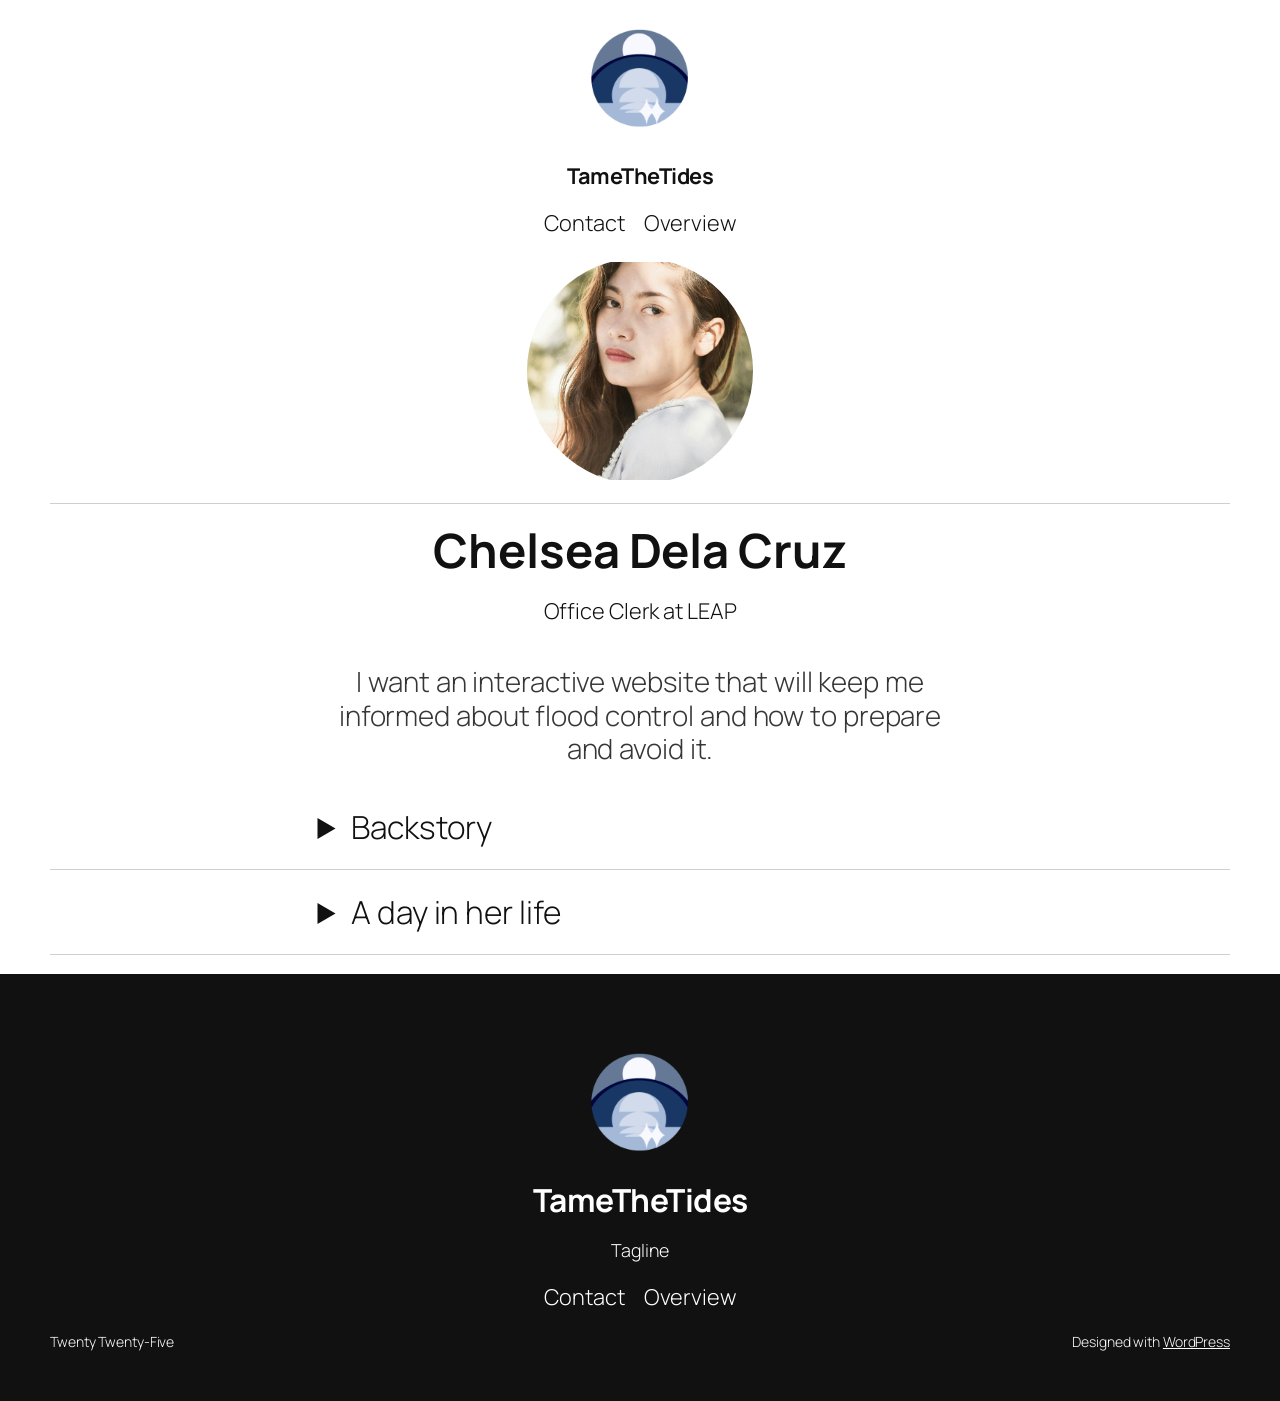
<file: contact/index.html>
<!DOCTYPE html>
<html lang="en-US">
<head><meta charset="UTF-8">
	
	<meta name="viewport" content="width=device-width, initial-scale=1">
<meta name="robots" content="max-image-preview:large">
<title>Contact – TameTheTides</title>
<link rel="alternate" type="application/rss+xml" title="TameTheTides » Feed" href="https://protovandis.github.io/tame-the-tides/feed/">
<link rel="alternate" type="application/rss+xml" title="TameTheTides » Comments Feed" href="https://protovandis.github.io/tame-the-tides/comments/feed/">
<link rel="alternate" title="oEmbed (JSON)" type="application/json+oembed" href="https://protovandis.github.io/tame-the-tides/wp-json/oembed/1.0/embed?url=http%3A%2F%2Fhttps%3A%2F%2Fprotovandis.github.io%2Ftame-the-tides%2Fcontact%2F">
<link rel="alternate" title="oEmbed (XML)" type="text/xml+oembed" href="https://protovandis.github.io/tame-the-tides/wp-json/oembed/1.0/embed?url=http%3A%2F%2Fhttps%3A%2F%2Fprotovandis.github.io%2Ftame-the-tides%2Fcontact%2F&amp;format=xml">
<style id="wp-img-auto-sizes-contain-inline-css">
img:is([sizes=auto i],[sizes^="auto," i]){contain-intrinsic-size:3000px 1500px}
/*# sourceURL=wp-img-auto-sizes-contain-inline-css */
</style>
<style id="wp-block-site-logo-inline-css">
.wp-block-site-logo{box-sizing:border-box;line-height:0}.wp-block-site-logo a{display:inline-block;line-height:0}.wp-block-site-logo.is-default-size img{height:auto;width:120px}.wp-block-site-logo img{height:auto;max-width:100%}.wp-block-site-logo a,.wp-block-site-logo img{border-radius:inherit}.wp-block-site-logo.aligncenter{margin-left:auto;margin-right:auto;text-align:center}:root :where(.wp-block-site-logo.is-style-rounded){border-radius:9999px}
/*# sourceURL=https://protovandis.github.io/tame-the-tides/wp-includes/blocks/site-logo/style.min.css */
</style>
<style id="wp-block-site-title-inline-css">
.wp-block-site-title{box-sizing:border-box}.wp-block-site-title :where(a){color:inherit;font-family:inherit;font-size:inherit;font-style:inherit;font-weight:inherit;letter-spacing:inherit;line-height:inherit;text-decoration:inherit}
/*# sourceURL=https://protovandis.github.io/tame-the-tides/wp-includes/blocks/site-title/style.min.css */
</style>
<style id="wp-block-group-inline-css">
.wp-block-group{box-sizing:border-box}:where(.wp-block-group.wp-block-group-is-layout-constrained){position:relative}
/*# sourceURL=https://protovandis.github.io/tame-the-tides/wp-includes/blocks/group/style.min.css */
</style>
<style id="wp-block-navigation-link-inline-css">
.wp-block-navigation .wp-block-navigation-item__label{overflow-wrap:break-word}.wp-block-navigation .wp-block-navigation-item__description{display:none}.link-ui-tools{outline:1px solid #f0f0f0;padding:8px}.link-ui-block-inserter{padding-top:8px}.link-ui-block-inserter__back{margin-left:8px;text-transform:uppercase}
/*# sourceURL=https://protovandis.github.io/tame-the-tides/wp-includes/blocks/navigation-link/style.min.css */
</style>
<style id="wp-block-navigation-inline-css">
.wp-block-navigation{position:relative}.wp-block-navigation ul{margin-bottom:0;margin-left:0;margin-top:0;padding-left:0}.wp-block-navigation ul,.wp-block-navigation ul li{list-style:none;padding:0}.wp-block-navigation .wp-block-navigation-item{align-items:center;background-color:inherit;display:flex;position:relative}.wp-block-navigation .wp-block-navigation-item .wp-block-navigation__submenu-container:empty{display:none}.wp-block-navigation .wp-block-navigation-item__content{display:block;z-index:1}.wp-block-navigation .wp-block-navigation-item__content.wp-block-navigation-item__content{color:inherit}.wp-block-navigation.has-text-decoration-underline .wp-block-navigation-item__content,.wp-block-navigation.has-text-decoration-underline .wp-block-navigation-item__content:active,.wp-block-navigation.has-text-decoration-underline .wp-block-navigation-item__content:focus{text-decoration:underline}.wp-block-navigation.has-text-decoration-line-through .wp-block-navigation-item__content,.wp-block-navigation.has-text-decoration-line-through .wp-block-navigation-item__content:active,.wp-block-navigation.has-text-decoration-line-through .wp-block-navigation-item__content:focus{text-decoration:line-through}.wp-block-navigation :where(a),.wp-block-navigation :where(a:active),.wp-block-navigation :where(a:focus){text-decoration:none}.wp-block-navigation .wp-block-navigation__submenu-icon{align-self:center;background-color:inherit;border:none;color:currentColor;display:inline-block;font-size:inherit;height:.6em;line-height:0;margin-left:.25em;padding:0;width:.6em}.wp-block-navigation .wp-block-navigation__submenu-icon svg{display:inline-block;stroke:currentColor;height:inherit;margin-top:.075em;width:inherit}.wp-block-navigation{--navigation-layout-justification-setting:flex-start;--navigation-layout-direction:row;--navigation-layout-wrap:wrap;--navigation-layout-justify:flex-start;--navigation-layout-align:center}.wp-block-navigation.is-vertical{--navigation-layout-direction:column;--navigation-layout-justify:initial;--navigation-layout-align:flex-start}.wp-block-navigation.no-wrap{--navigation-layout-wrap:nowrap}.wp-block-navigation.items-justified-center{--navigation-layout-justification-setting:center;--navigation-layout-justify:center}.wp-block-navigation.items-justified-center.is-vertical{--navigation-layout-align:center}.wp-block-navigation.items-justified-right{--navigation-layout-justification-setting:flex-end;--navigation-layout-justify:flex-end}.wp-block-navigation.items-justified-right.is-vertical{--navigation-layout-align:flex-end}.wp-block-navigation.items-justified-space-between{--navigation-layout-justification-setting:space-between;--navigation-layout-justify:space-between}.wp-block-navigation .has-child .wp-block-navigation__submenu-container{align-items:normal;background-color:inherit;color:inherit;display:flex;flex-direction:column;opacity:0;position:absolute;z-index:2}@media not (prefers-reduced-motion){.wp-block-navigation .has-child .wp-block-navigation__submenu-container{transition:opacity .1s linear}}.wp-block-navigation .has-child .wp-block-navigation__submenu-container{height:0;overflow:hidden;visibility:hidden;width:0}.wp-block-navigation .has-child .wp-block-navigation__submenu-container>.wp-block-navigation-item>.wp-block-navigation-item__content{display:flex;flex-grow:1;padding:.5em 1em}.wp-block-navigation .has-child .wp-block-navigation__submenu-container>.wp-block-navigation-item>.wp-block-navigation-item__content .wp-block-navigation__submenu-icon{margin-left:auto;margin-right:0}.wp-block-navigation .has-child .wp-block-navigation__submenu-container .wp-block-navigation-item__content{margin:0}.wp-block-navigation .has-child .wp-block-navigation__submenu-container{left:-1px;top:100%}@media (min-width:782px){.wp-block-navigation .has-child .wp-block-navigation__submenu-container .wp-block-navigation__submenu-container{left:100%;top:-1px}.wp-block-navigation .has-child .wp-block-navigation__submenu-container .wp-block-navigation__submenu-container:before{background:#0000;content:"";display:block;height:100%;position:absolute;right:100%;width:.5em}.wp-block-navigation .has-child .wp-block-navigation__submenu-container .wp-block-navigation__submenu-icon{margin-right:.25em}.wp-block-navigation .has-child .wp-block-navigation__submenu-container .wp-block-navigation__submenu-icon svg{transform:rotate(-90deg)}}.wp-block-navigation .has-child .wp-block-navigation-submenu__toggle[aria-expanded=true]~.wp-block-navigation__submenu-container,.wp-block-navigation .has-child:not(.open-on-click):hover>.wp-block-navigation__submenu-container,.wp-block-navigation .has-child:not(.open-on-click):not(.open-on-hover-click):focus-within>.wp-block-navigation__submenu-container{height:auto;min-width:200px;opacity:1;overflow:visible;visibility:visible;width:auto}.wp-block-navigation.has-background .has-child .wp-block-navigation__submenu-container{left:0;top:100%}@media (min-width:782px){.wp-block-navigation.has-background .has-child .wp-block-navigation__submenu-container .wp-block-navigation__submenu-container{left:100%;top:0}}.wp-block-navigation-submenu{display:flex;position:relative}.wp-block-navigation-submenu .wp-block-navigation__submenu-icon svg{stroke:currentColor}button.wp-block-navigation-item__content{background-color:initial;border:none;color:currentColor;font-family:inherit;font-size:inherit;font-style:inherit;font-weight:inherit;letter-spacing:inherit;line-height:inherit;text-align:left;text-transform:inherit}.wp-block-navigation-submenu__toggle{cursor:pointer}.wp-block-navigation-submenu__toggle[aria-expanded=true]+.wp-block-navigation__submenu-icon>svg,.wp-block-navigation-submenu__toggle[aria-expanded=true]>svg{transform:rotate(180deg)}.wp-block-navigation-item.open-on-click .wp-block-navigation-submenu__toggle{padding-left:0;padding-right:.85em}.wp-block-navigation-item.open-on-click .wp-block-navigation-submenu__toggle+.wp-block-navigation__submenu-icon{margin-left:-.6em;pointer-events:none}.wp-block-navigation-item.open-on-click button.wp-block-navigation-item__content:not(.wp-block-navigation-submenu__toggle){padding:0}.wp-block-navigation .wp-block-page-list,.wp-block-navigation__container,.wp-block-navigation__responsive-close,.wp-block-navigation__responsive-container,.wp-block-navigation__responsive-container-content,.wp-block-navigation__responsive-dialog{gap:inherit}:where(.wp-block-navigation.has-background .wp-block-navigation-item a:not(.wp-element-button)),:where(.wp-block-navigation.has-background .wp-block-navigation-submenu a:not(.wp-element-button)){padding:.5em 1em}:where(.wp-block-navigation .wp-block-navigation__submenu-container .wp-block-navigation-item a:not(.wp-element-button)),:where(.wp-block-navigation .wp-block-navigation__submenu-container .wp-block-navigation-submenu a:not(.wp-element-button)),:where(.wp-block-navigation .wp-block-navigation__submenu-container .wp-block-navigation-submenu button.wp-block-navigation-item__content),:where(.wp-block-navigation .wp-block-navigation__submenu-container .wp-block-pages-list__item button.wp-block-navigation-item__content){padding:.5em 1em}.wp-block-navigation.items-justified-right .wp-block-navigation__container .has-child .wp-block-navigation__submenu-container,.wp-block-navigation.items-justified-right .wp-block-page-list>.has-child .wp-block-navigation__submenu-container,.wp-block-navigation.items-justified-space-between .wp-block-page-list>.has-child:last-child .wp-block-navigation__submenu-container,.wp-block-navigation.items-justified-space-between>.wp-block-navigation__container>.has-child:last-child .wp-block-navigation__submenu-container{left:auto;right:0}.wp-block-navigation.items-justified-right .wp-block-navigation__container .has-child .wp-block-navigation__submenu-container .wp-block-navigation__submenu-container,.wp-block-navigation.items-justified-right .wp-block-page-list>.has-child .wp-block-navigation__submenu-container .wp-block-navigation__submenu-container,.wp-block-navigation.items-justified-space-between .wp-block-page-list>.has-child:last-child .wp-block-navigation__submenu-container .wp-block-navigation__submenu-container,.wp-block-navigation.items-justified-space-between>.wp-block-navigation__container>.has-child:last-child .wp-block-navigation__submenu-container .wp-block-navigation__submenu-container{left:-1px;right:-1px}@media (min-width:782px){.wp-block-navigation.items-justified-right .wp-block-navigation__container .has-child .wp-block-navigation__submenu-container .wp-block-navigation__submenu-container,.wp-block-navigation.items-justified-right .wp-block-page-list>.has-child .wp-block-navigation__submenu-container .wp-block-navigation__submenu-container,.wp-block-navigation.items-justified-space-between .wp-block-page-list>.has-child:last-child .wp-block-navigation__submenu-container .wp-block-navigation__submenu-container,.wp-block-navigation.items-justified-space-between>.wp-block-navigation__container>.has-child:last-child .wp-block-navigation__submenu-container .wp-block-navigation__submenu-container{left:auto;right:100%}}.wp-block-navigation:not(.has-background) .wp-block-navigation__submenu-container{background-color:#fff;border:1px solid #00000026}.wp-block-navigation.has-background .wp-block-navigation__submenu-container{background-color:inherit}.wp-block-navigation:not(.has-text-color) .wp-block-navigation__submenu-container{color:#000}.wp-block-navigation__container{align-items:var(--navigation-layout-align,initial);display:flex;flex-direction:var(--navigation-layout-direction,initial);flex-wrap:var(--navigation-layout-wrap,wrap);justify-content:var(--navigation-layout-justify,initial);list-style:none;margin:0;padding-left:0}.wp-block-navigation__container .is-responsive{display:none}.wp-block-navigation__container:only-child,.wp-block-page-list:only-child{flex-grow:1}@keyframes overlay-menu__fade-in-animation{0%{opacity:0;transform:translateY(.5em)}to{opacity:1;transform:translateY(0)}}.wp-block-navigation__responsive-container{bottom:0;display:none;left:0;position:fixed;right:0;top:0}.wp-block-navigation__responsive-container :where(.wp-block-navigation-item a){color:inherit}.wp-block-navigation__responsive-container .wp-block-navigation__responsive-container-content{align-items:var(--navigation-layout-align,initial);display:flex;flex-direction:var(--navigation-layout-direction,initial);flex-wrap:var(--navigation-layout-wrap,wrap);justify-content:var(--navigation-layout-justify,initial)}.wp-block-navigation__responsive-container:not(.is-menu-open.is-menu-open){background-color:inherit!important;color:inherit!important}.wp-block-navigation__responsive-container.is-menu-open{background-color:inherit;display:flex;flex-direction:column}@media not (prefers-reduced-motion){.wp-block-navigation__responsive-container.is-menu-open{animation:overlay-menu__fade-in-animation .1s ease-out;animation-fill-mode:forwards}}.wp-block-navigation__responsive-container.is-menu-open{overflow:auto;padding:clamp(1rem,var(--wp--style--root--padding-top),20rem) clamp(1rem,var(--wp--style--root--padding-right),20rem) clamp(1rem,var(--wp--style--root--padding-bottom),20rem) clamp(1rem,var(--wp--style--root--padding-left),20rem);z-index:100000}.wp-block-navigation__responsive-container.is-menu-open .wp-block-navigation__responsive-container-content{align-items:var(--navigation-layout-justification-setting,inherit);display:flex;flex-direction:column;flex-wrap:nowrap;overflow:visible;padding-top:calc(2rem + 24px)}.wp-block-navigation__responsive-container.is-menu-open .wp-block-navigation__responsive-container-content,.wp-block-navigation__responsive-container.is-menu-open .wp-block-navigation__responsive-container-content .wp-block-navigation__container,.wp-block-navigation__responsive-container.is-menu-open .wp-block-navigation__responsive-container-content .wp-block-page-list{justify-content:flex-start}.wp-block-navigation__responsive-container.is-menu-open .wp-block-navigation__responsive-container-content .wp-block-navigation__submenu-icon{display:none}.wp-block-navigation__responsive-container.is-menu-open .wp-block-navigation__responsive-container-content .has-child .wp-block-navigation__submenu-container{border:none;height:auto;min-width:200px;opacity:1;overflow:initial;padding-left:2rem;padding-right:2rem;position:static;visibility:visible;width:auto}.wp-block-navigation__responsive-container.is-menu-open .wp-block-navigation__responsive-container-content .wp-block-navigation__container,.wp-block-navigation__responsive-container.is-menu-open .wp-block-navigation__responsive-container-content .wp-block-navigation__submenu-container{gap:inherit}.wp-block-navigation__responsive-container.is-menu-open .wp-block-navigation__responsive-container-content .wp-block-navigation__submenu-container{padding-top:var(--wp--style--block-gap,2em)}.wp-block-navigation__responsive-container.is-menu-open .wp-block-navigation__responsive-container-content .wp-block-navigation-item__content{padding:0}.wp-block-navigation__responsive-container.is-menu-open .wp-block-navigation__responsive-container-content .wp-block-navigation-item,.wp-block-navigation__responsive-container.is-menu-open .wp-block-navigation__responsive-container-content .wp-block-navigation__container,.wp-block-navigation__responsive-container.is-menu-open .wp-block-navigation__responsive-container-content .wp-block-page-list{align-items:var(--navigation-layout-justification-setting,initial);display:flex;flex-direction:column}.wp-block-navigation__responsive-container.is-menu-open .wp-block-navigation-item,.wp-block-navigation__responsive-container.is-menu-open .wp-block-navigation-item .wp-block-navigation__submenu-container,.wp-block-navigation__responsive-container.is-menu-open .wp-block-navigation__container,.wp-block-navigation__responsive-container.is-menu-open .wp-block-page-list{background:#0000!important;color:inherit!important}.wp-block-navigation__responsive-container.is-menu-open .wp-block-navigation__submenu-container.wp-block-navigation__submenu-container.wp-block-navigation__submenu-container.wp-block-navigation__submenu-container{left:auto;right:auto}@media (min-width:600px){.wp-block-navigation__responsive-container:not(.hidden-by-default):not(.is-menu-open){background-color:inherit;display:block;position:relative;width:100%;z-index:auto}.wp-block-navigation__responsive-container:not(.hidden-by-default):not(.is-menu-open) .wp-block-navigation__responsive-container-close{display:none}.wp-block-navigation__responsive-container.is-menu-open .wp-block-navigation__submenu-container.wp-block-navigation__submenu-container.wp-block-navigation__submenu-container.wp-block-navigation__submenu-container{left:0}}.wp-block-navigation:not(.has-background) .wp-block-navigation__responsive-container.is-menu-open{background-color:#fff}.wp-block-navigation:not(.has-text-color) .wp-block-navigation__responsive-container.is-menu-open{color:#000}.wp-block-navigation__toggle_button_label{font-size:1rem;font-weight:700}.wp-block-navigation__responsive-container-close,.wp-block-navigation__responsive-container-open{background:#0000;border:none;color:currentColor;cursor:pointer;margin:0;padding:0;text-transform:inherit;vertical-align:middle}.wp-block-navigation__responsive-container-close svg,.wp-block-navigation__responsive-container-open svg{fill:currentColor;display:block;height:24px;pointer-events:none;width:24px}.wp-block-navigation__responsive-container-open{display:flex}.wp-block-navigation__responsive-container-open.wp-block-navigation__responsive-container-open.wp-block-navigation__responsive-container-open{font-family:inherit;font-size:inherit;font-weight:inherit}@media (min-width:600px){.wp-block-navigation__responsive-container-open:not(.always-shown){display:none}}.wp-block-navigation__responsive-container-close{position:absolute;right:0;top:0;z-index:2}.wp-block-navigation__responsive-container-close.wp-block-navigation__responsive-container-close.wp-block-navigation__responsive-container-close{font-family:inherit;font-size:inherit;font-weight:inherit}.wp-block-navigation__responsive-close{width:100%}.has-modal-open .wp-block-navigation__responsive-close{margin-left:auto;margin-right:auto;max-width:var(--wp--style--global--wide-size,100%)}.wp-block-navigation__responsive-close:focus{outline:none}.is-menu-open .wp-block-navigation__responsive-close,.is-menu-open .wp-block-navigation__responsive-container-content,.is-menu-open .wp-block-navigation__responsive-dialog{box-sizing:border-box}.wp-block-navigation__responsive-dialog{position:relative}.has-modal-open .admin-bar .is-menu-open .wp-block-navigation__responsive-dialog{margin-top:46px}@media (min-width:782px){.has-modal-open .admin-bar .is-menu-open .wp-block-navigation__responsive-dialog{margin-top:32px}}html.has-modal-open{overflow:hidden}
/*# sourceURL=https://protovandis.github.io/tame-the-tides/wp-includes/blocks/navigation/style.min.css */
</style>
<style id="wp-block-image-inline-css">
.wp-block-image>a,.wp-block-image>figure>a{display:inline-block}.wp-block-image img{box-sizing:border-box;height:auto;max-width:100%;vertical-align:bottom}@media not (prefers-reduced-motion){.wp-block-image img.hide{visibility:hidden}.wp-block-image img.show{animation:show-content-image .4s}}.wp-block-image[style*=border-radius] img,.wp-block-image[style*=border-radius]>a{border-radius:inherit}.wp-block-image.has-custom-border img{box-sizing:border-box}.wp-block-image.aligncenter{text-align:center}.wp-block-image.alignfull>a,.wp-block-image.alignwide>a{width:100%}.wp-block-image.alignfull img,.wp-block-image.alignwide img{height:auto;width:100%}.wp-block-image .aligncenter,.wp-block-image .alignleft,.wp-block-image .alignright,.wp-block-image.aligncenter,.wp-block-image.alignleft,.wp-block-image.alignright{display:table}.wp-block-image .aligncenter>figcaption,.wp-block-image .alignleft>figcaption,.wp-block-image .alignright>figcaption,.wp-block-image.aligncenter>figcaption,.wp-block-image.alignleft>figcaption,.wp-block-image.alignright>figcaption{caption-side:bottom;display:table-caption}.wp-block-image .alignleft{float:left;margin:.5em 1em .5em 0}.wp-block-image .alignright{float:right;margin:.5em 0 .5em 1em}.wp-block-image .aligncenter{margin-left:auto;margin-right:auto}.wp-block-image :where(figcaption){margin-bottom:1em;margin-top:.5em}.wp-block-image.is-style-circle-mask img{border-radius:9999px}@supports ((-webkit-mask-image:none) or (mask-image:none)) or (-webkit-mask-image:none){.wp-block-image.is-style-circle-mask img{border-radius:0;-webkit-mask-image:url('data:image/svg+xml;utf8,<svg viewBox="0 0 100 100" xmlns="http://www.w3.org/2000/svg"><circle cx="50" cy="50" r="50"/>');mask-image:url('data:image/svg+xml;utf8,<svg viewBox="0 0 100 100" xmlns="http://www.w3.org/2000/svg"><circle cx="50" cy="50" r="50"/>');mask-mode:alpha;-webkit-mask-position:center;mask-position:center;-webkit-mask-repeat:no-repeat;mask-repeat:no-repeat;-webkit-mask-size:contain;mask-size:contain}}:root :where(.wp-block-image.is-style-rounded img,.wp-block-image .is-style-rounded img){border-radius:9999px}.wp-block-image figure{margin:0}.wp-lightbox-container{display:flex;flex-direction:column;position:relative}.wp-lightbox-container img{cursor:zoom-in}.wp-lightbox-container img:hover+button{opacity:1}.wp-lightbox-container button{align-items:center;backdrop-filter:blur(16px) saturate(180%);background-color:#5a5a5a40;border:none;border-radius:4px;cursor:zoom-in;display:flex;height:20px;justify-content:center;opacity:0;padding:0;position:absolute;right:16px;text-align:center;top:16px;width:20px;z-index:100}@media not (prefers-reduced-motion){.wp-lightbox-container button{transition:opacity .2s ease}}.wp-lightbox-container button:focus-visible{outline:3px auto #5a5a5a40;outline:3px auto -webkit-focus-ring-color;outline-offset:3px}.wp-lightbox-container button:hover{cursor:pointer;opacity:1}.wp-lightbox-container button:focus{opacity:1}.wp-lightbox-container button:focus,.wp-lightbox-container button:hover,.wp-lightbox-container button:not(:hover):not(:active):not(.has-background){background-color:#5a5a5a40;border:none}.wp-lightbox-overlay{box-sizing:border-box;cursor:zoom-out;height:100vh;left:0;overflow:hidden;position:fixed;top:0;visibility:hidden;width:100%;z-index:100000}.wp-lightbox-overlay .close-button{align-items:center;cursor:pointer;display:flex;justify-content:center;min-height:40px;min-width:40px;padding:0;position:absolute;right:calc(env(safe-area-inset-right) + 16px);top:calc(env(safe-area-inset-top) + 16px);z-index:5000000}.wp-lightbox-overlay .close-button:focus,.wp-lightbox-overlay .close-button:hover,.wp-lightbox-overlay .close-button:not(:hover):not(:active):not(.has-background){background:none;border:none}.wp-lightbox-overlay .lightbox-image-container{height:var(--wp--lightbox-container-height);left:50%;overflow:hidden;position:absolute;top:50%;transform:translate(-50%,-50%);transform-origin:top left;width:var(--wp--lightbox-container-width);z-index:9999999999}.wp-lightbox-overlay .wp-block-image{align-items:center;box-sizing:border-box;display:flex;height:100%;justify-content:center;margin:0;position:relative;transform-origin:0 0;width:100%;z-index:3000000}.wp-lightbox-overlay .wp-block-image img{height:var(--wp--lightbox-image-height);min-height:var(--wp--lightbox-image-height);min-width:var(--wp--lightbox-image-width);width:var(--wp--lightbox-image-width)}.wp-lightbox-overlay .wp-block-image figcaption{display:none}.wp-lightbox-overlay button{background:none;border:none}.wp-lightbox-overlay .scrim{background-color:#fff;height:100%;opacity:.9;position:absolute;width:100%;z-index:2000000}.wp-lightbox-overlay.active{visibility:visible}@media not (prefers-reduced-motion){.wp-lightbox-overlay.active{animation:turn-on-visibility .25s both}.wp-lightbox-overlay.active img{animation:turn-on-visibility .35s both}.wp-lightbox-overlay.show-closing-animation:not(.active){animation:turn-off-visibility .35s both}.wp-lightbox-overlay.show-closing-animation:not(.active) img{animation:turn-off-visibility .25s both}.wp-lightbox-overlay.zoom.active{animation:none;opacity:1;visibility:visible}.wp-lightbox-overlay.zoom.active .lightbox-image-container{animation:lightbox-zoom-in .4s}.wp-lightbox-overlay.zoom.active .lightbox-image-container img{animation:none}.wp-lightbox-overlay.zoom.active .scrim{animation:turn-on-visibility .4s forwards}.wp-lightbox-overlay.zoom.show-closing-animation:not(.active){animation:none}.wp-lightbox-overlay.zoom.show-closing-animation:not(.active) .lightbox-image-container{animation:lightbox-zoom-out .4s}.wp-lightbox-overlay.zoom.show-closing-animation:not(.active) .lightbox-image-container img{animation:none}.wp-lightbox-overlay.zoom.show-closing-animation:not(.active) .scrim{animation:turn-off-visibility .4s forwards}}@keyframes show-content-image{0%{visibility:hidden}99%{visibility:hidden}to{visibility:visible}}@keyframes turn-on-visibility{0%{opacity:0}to{opacity:1}}@keyframes turn-off-visibility{0%{opacity:1;visibility:visible}99%{opacity:0;visibility:visible}to{opacity:0;visibility:hidden}}@keyframes lightbox-zoom-in{0%{transform:translate(calc((-100vw + var(--wp--lightbox-scrollbar-width))/2 + var(--wp--lightbox-initial-left-position)),calc(-50vh + var(--wp--lightbox-initial-top-position))) scale(var(--wp--lightbox-scale))}to{transform:translate(-50%,-50%) scale(1)}}@keyframes lightbox-zoom-out{0%{transform:translate(-50%,-50%) scale(1);visibility:visible}99%{visibility:visible}to{transform:translate(calc((-100vw + var(--wp--lightbox-scrollbar-width))/2 + var(--wp--lightbox-initial-left-position)),calc(-50vh + var(--wp--lightbox-initial-top-position))) scale(var(--wp--lightbox-scale));visibility:hidden}}
/*# sourceURL=https://protovandis.github.io/tame-the-tides/wp-includes/blocks/image/style.min.css */
</style>
<style id="wp-block-separator-inline-css">
@charset "UTF-8";.wp-block-separator{border:none;border-top:2px solid}:root :where(.wp-block-separator.is-style-dots){height:auto;line-height:1;text-align:center}:root :where(.wp-block-separator.is-style-dots):before{color:currentColor;content:"···";font-family:serif;font-size:1.5em;letter-spacing:2em;padding-left:2em}.wp-block-separator.is-style-dots{background:none!important;border:none!important}
/*# sourceURL=https://protovandis.github.io/tame-the-tides/wp-includes/blocks/separator/style.min.css */
</style>
<style id="wp-block-heading-inline-css">
h1:where(.wp-block-heading).has-background,h2:where(.wp-block-heading).has-background,h3:where(.wp-block-heading).has-background,h4:where(.wp-block-heading).has-background,h5:where(.wp-block-heading).has-background,h6:where(.wp-block-heading).has-background{padding:1.25em 2.375em}h1.has-text-align-left[style*=writing-mode]:where([style*=vertical-lr]),h1.has-text-align-right[style*=writing-mode]:where([style*=vertical-rl]),h2.has-text-align-left[style*=writing-mode]:where([style*=vertical-lr]),h2.has-text-align-right[style*=writing-mode]:where([style*=vertical-rl]),h3.has-text-align-left[style*=writing-mode]:where([style*=vertical-lr]),h3.has-text-align-right[style*=writing-mode]:where([style*=vertical-rl]),h4.has-text-align-left[style*=writing-mode]:where([style*=vertical-lr]),h4.has-text-align-right[style*=writing-mode]:where([style*=vertical-rl]),h5.has-text-align-left[style*=writing-mode]:where([style*=vertical-lr]),h5.has-text-align-right[style*=writing-mode]:where([style*=vertical-rl]),h6.has-text-align-left[style*=writing-mode]:where([style*=vertical-lr]),h6.has-text-align-right[style*=writing-mode]:where([style*=vertical-rl]){rotate:180deg}
/*# sourceURL=https://protovandis.github.io/tame-the-tides/wp-includes/blocks/heading/style.min.css */
</style>
<style id="wp-block-paragraph-inline-css">
.is-small-text{font-size:.875em}.is-regular-text{font-size:1em}.is-large-text{font-size:2.25em}.is-larger-text{font-size:3em}.has-drop-cap:not(:focus):first-letter{float:left;font-size:8.4em;font-style:normal;font-weight:100;line-height:.68;margin:.05em .1em 0 0;text-transform:uppercase}body.rtl .has-drop-cap:not(:focus):first-letter{float:none;margin-left:.1em}p.has-drop-cap.has-background{overflow:hidden}:root :where(p.has-background){padding:1.25em 2.375em}:where(p.has-text-color:not(.has-link-color)) a{color:inherit}p.has-text-align-left[style*="writing-mode:vertical-lr"],p.has-text-align-right[style*="writing-mode:vertical-rl"]{rotate:180deg}
/*# sourceURL=https://protovandis.github.io/tame-the-tides/wp-includes/blocks/paragraph/style.min.css */
</style>
<style id="wp-block-quote-inline-css">
.wp-block-quote{box-sizing:border-box;overflow-wrap:break-word}.wp-block-quote.is-large:where(:not(.is-style-plain)),.wp-block-quote.is-style-large:where(:not(.is-style-plain)){margin-bottom:1em;padding:0 1em}.wp-block-quote.is-large:where(:not(.is-style-plain)) p,.wp-block-quote.is-style-large:where(:not(.is-style-plain)) p{font-size:1.5em;font-style:italic;line-height:1.6}.wp-block-quote.is-large:where(:not(.is-style-plain)) cite,.wp-block-quote.is-large:where(:not(.is-style-plain)) footer,.wp-block-quote.is-style-large:where(:not(.is-style-plain)) cite,.wp-block-quote.is-style-large:where(:not(.is-style-plain)) footer{font-size:1.125em;text-align:right}.wp-block-quote>cite{display:block}
/*# sourceURL=https://protovandis.github.io/tame-the-tides/wp-includes/blocks/quote/style.min.css */
</style>
<style id="wp-block-details-inline-css">
.wp-block-details{box-sizing:border-box}.wp-block-details summary{cursor:pointer}
/*# sourceURL=https://protovandis.github.io/tame-the-tides/wp-includes/blocks/details/style.min.css */
</style>
<style id="wp-block-post-content-inline-css">
.wp-block-post-content{display:flow-root}
/*# sourceURL=https://protovandis.github.io/tame-the-tides/wp-includes/blocks/post-content/style.min.css */
</style>
<style id="wp-block-site-tagline-inline-css">
.wp-block-site-tagline{box-sizing:border-box}
/*# sourceURL=https://protovandis.github.io/tame-the-tides/wp-includes/blocks/site-tagline/style.min.css */
</style>
<style id="wp-block-columns-inline-css">
.wp-block-columns{box-sizing:border-box;display:flex;flex-wrap:wrap!important}@media (min-width:782px){.wp-block-columns{flex-wrap:nowrap!important}}.wp-block-columns{align-items:normal!important}.wp-block-columns.are-vertically-aligned-top{align-items:flex-start}.wp-block-columns.are-vertically-aligned-center{align-items:center}.wp-block-columns.are-vertically-aligned-bottom{align-items:flex-end}@media (max-width:781px){.wp-block-columns:not(.is-not-stacked-on-mobile)>.wp-block-column{flex-basis:100%!important}}@media (min-width:782px){.wp-block-columns:not(.is-not-stacked-on-mobile)>.wp-block-column{flex-basis:0;flex-grow:1}.wp-block-columns:not(.is-not-stacked-on-mobile)>.wp-block-column[style*=flex-basis]{flex-grow:0}}.wp-block-columns.is-not-stacked-on-mobile{flex-wrap:nowrap!important}.wp-block-columns.is-not-stacked-on-mobile>.wp-block-column{flex-basis:0;flex-grow:1}.wp-block-columns.is-not-stacked-on-mobile>.wp-block-column[style*=flex-basis]{flex-grow:0}:where(.wp-block-columns){margin-bottom:1.75em}:where(.wp-block-columns.has-background){padding:1.25em 2.375em}.wp-block-column{flex-grow:1;min-width:0;overflow-wrap:break-word;word-break:break-word}.wp-block-column.is-vertically-aligned-top{align-self:flex-start}.wp-block-column.is-vertically-aligned-center{align-self:center}.wp-block-column.is-vertically-aligned-bottom{align-self:flex-end}.wp-block-column.is-vertically-aligned-stretch{align-self:stretch}.wp-block-column.is-vertically-aligned-bottom,.wp-block-column.is-vertically-aligned-center,.wp-block-column.is-vertically-aligned-top{width:100%}
/*# sourceURL=https://protovandis.github.io/tame-the-tides/wp-includes/blocks/columns/style.min.css */
</style>
<style id="wp-block-library-inline-css">
:root{--wp-block-synced-color:#7a00df;--wp-block-synced-color--rgb:122,0,223;--wp-bound-block-color:var(--wp-block-synced-color);--wp-editor-canvas-background:#ddd;--wp-admin-theme-color:#007cba;--wp-admin-theme-color--rgb:0,124,186;--wp-admin-theme-color-darker-10:#006ba1;--wp-admin-theme-color-darker-10--rgb:0,107,160.5;--wp-admin-theme-color-darker-20:#005a87;--wp-admin-theme-color-darker-20--rgb:0,90,135;--wp-admin-border-width-focus:2px}@media (min-resolution:192dpi){:root{--wp-admin-border-width-focus:1.5px}}.wp-element-button{cursor:pointer}:root .has-very-light-gray-background-color{background-color:#eee}:root .has-very-dark-gray-background-color{background-color:#313131}:root .has-very-light-gray-color{color:#eee}:root .has-very-dark-gray-color{color:#313131}:root .has-vivid-green-cyan-to-vivid-cyan-blue-gradient-background{background:linear-gradient(135deg,#00d084,#0693e3)}:root .has-purple-crush-gradient-background{background:linear-gradient(135deg,#34e2e4,#4721fb 50%,#ab1dfe)}:root .has-hazy-dawn-gradient-background{background:linear-gradient(135deg,#faaca8,#dad0ec)}:root .has-subdued-olive-gradient-background{background:linear-gradient(135deg,#fafae1,#67a671)}:root .has-atomic-cream-gradient-background{background:linear-gradient(135deg,#fdd79a,#004a59)}:root .has-nightshade-gradient-background{background:linear-gradient(135deg,#330968,#31cdcf)}:root .has-midnight-gradient-background{background:linear-gradient(135deg,#020381,#2874fc)}:root{--wp--preset--font-size--normal:16px;--wp--preset--font-size--huge:42px}.has-regular-font-size{font-size:1em}.has-larger-font-size{font-size:2.625em}.has-normal-font-size{font-size:var(--wp--preset--font-size--normal)}.has-huge-font-size{font-size:var(--wp--preset--font-size--huge)}.has-text-align-center{text-align:center}.has-text-align-left{text-align:left}.has-text-align-right{text-align:right}.has-fit-text{white-space:nowrap!important}#end-resizable-editor-section{display:none}.aligncenter{clear:both}.items-justified-left{justify-content:flex-start}.items-justified-center{justify-content:center}.items-justified-right{justify-content:flex-end}.items-justified-space-between{justify-content:space-between}.screen-reader-text{border:0;clip-path:inset(50%);height:1px;margin:-1px;overflow:hidden;padding:0;position:absolute;width:1px;word-wrap:normal!important}.screen-reader-text:focus{background-color:#ddd;clip-path:none;color:#444;display:block;font-size:1em;height:auto;left:5px;line-height:normal;padding:15px 23px 14px;text-decoration:none;top:5px;width:auto;z-index:100000}html :where(.has-border-color){border-style:solid}html :where([style*=border-top-color]){border-top-style:solid}html :where([style*=border-right-color]){border-right-style:solid}html :where([style*=border-bottom-color]){border-bottom-style:solid}html :where([style*=border-left-color]){border-left-style:solid}html :where([style*=border-width]){border-style:solid}html :where([style*=border-top-width]){border-top-style:solid}html :where([style*=border-right-width]){border-right-style:solid}html :where([style*=border-bottom-width]){border-bottom-style:solid}html :where([style*=border-left-width]){border-left-style:solid}html :where(img[class*=wp-image-]){height:auto;max-width:100%}:where(figure){margin:0 0 1em}html :where(.is-position-sticky){--wp-admin--admin-bar--position-offset:var(--wp-admin--admin-bar--height,0px)}@media screen and (max-width:600px){html :where(.is-position-sticky){--wp-admin--admin-bar--position-offset:0px}}
/*# sourceURL=/wp-includes/css/dist/block-library/common.min.css */
</style>
<style id="global-styles-inline-css">
:root{--wp--preset--aspect-ratio--square: 1;--wp--preset--aspect-ratio--4-3: 4/3;--wp--preset--aspect-ratio--3-4: 3/4;--wp--preset--aspect-ratio--3-2: 3/2;--wp--preset--aspect-ratio--2-3: 2/3;--wp--preset--aspect-ratio--16-9: 16/9;--wp--preset--aspect-ratio--9-16: 9/16;--wp--preset--color--black: #000000;--wp--preset--color--cyan-bluish-gray: #abb8c3;--wp--preset--color--white: #ffffff;--wp--preset--color--pale-pink: #f78da7;--wp--preset--color--vivid-red: #cf2e2e;--wp--preset--color--luminous-vivid-orange: #ff6900;--wp--preset--color--luminous-vivid-amber: #fcb900;--wp--preset--color--light-green-cyan: #7bdcb5;--wp--preset--color--vivid-green-cyan: #00d084;--wp--preset--color--pale-cyan-blue: #8ed1fc;--wp--preset--color--vivid-cyan-blue: #0693e3;--wp--preset--color--vivid-purple: #9b51e0;--wp--preset--color--base: #FFFFFF;--wp--preset--color--contrast: #111111;--wp--preset--color--accent-1: #FFEE58;--wp--preset--color--accent-2: #F6CFF4;--wp--preset--color--accent-3: #503AA8;--wp--preset--color--accent-4: #686868;--wp--preset--color--accent-5: #FBFAF3;--wp--preset--color--accent-6: color-mix(in srgb, currentColor 20%, transparent);--wp--preset--gradient--vivid-cyan-blue-to-vivid-purple: linear-gradient(135deg,rgb(6,147,227) 0%,rgb(155,81,224) 100%);--wp--preset--gradient--light-green-cyan-to-vivid-green-cyan: linear-gradient(135deg,rgb(122,220,180) 0%,rgb(0,208,130) 100%);--wp--preset--gradient--luminous-vivid-amber-to-luminous-vivid-orange: linear-gradient(135deg,rgb(252,185,0) 0%,rgb(255,105,0) 100%);--wp--preset--gradient--luminous-vivid-orange-to-vivid-red: linear-gradient(135deg,rgb(255,105,0) 0%,rgb(207,46,46) 100%);--wp--preset--gradient--very-light-gray-to-cyan-bluish-gray: linear-gradient(135deg,rgb(238,238,238) 0%,rgb(169,184,195) 100%);--wp--preset--gradient--cool-to-warm-spectrum: linear-gradient(135deg,rgb(74,234,220) 0%,rgb(151,120,209) 20%,rgb(207,42,186) 40%,rgb(238,44,130) 60%,rgb(251,105,98) 80%,rgb(254,248,76) 100%);--wp--preset--gradient--blush-light-purple: linear-gradient(135deg,rgb(255,206,236) 0%,rgb(152,150,240) 100%);--wp--preset--gradient--blush-bordeaux: linear-gradient(135deg,rgb(254,205,165) 0%,rgb(254,45,45) 50%,rgb(107,0,62) 100%);--wp--preset--gradient--luminous-dusk: linear-gradient(135deg,rgb(255,203,112) 0%,rgb(199,81,192) 50%,rgb(65,88,208) 100%);--wp--preset--gradient--pale-ocean: linear-gradient(135deg,rgb(255,245,203) 0%,rgb(182,227,212) 50%,rgb(51,167,181) 100%);--wp--preset--gradient--electric-grass: linear-gradient(135deg,rgb(202,248,128) 0%,rgb(113,206,126) 100%);--wp--preset--gradient--midnight: linear-gradient(135deg,rgb(2,3,129) 0%,rgb(40,116,252) 100%);--wp--preset--font-size--small: 0.875rem;--wp--preset--font-size--medium: clamp(1rem, 1rem + ((1vw - 0.2rem) * 0.196), 1.125rem);--wp--preset--font-size--large: clamp(1.125rem, 1.125rem + ((1vw - 0.2rem) * 0.392), 1.375rem);--wp--preset--font-size--x-large: clamp(1.75rem, 1.75rem + ((1vw - 0.2rem) * 0.392), 2rem);--wp--preset--font-size--xx-large: clamp(2.15rem, 2.15rem + ((1vw - 0.2rem) * 1.333), 3rem);--wp--preset--font-family--manrope: Manrope, sans-serif;--wp--preset--font-family--fira-code: "Fira Code", monospace;--wp--preset--spacing--20: 10px;--wp--preset--spacing--30: 20px;--wp--preset--spacing--40: 30px;--wp--preset--spacing--50: clamp(30px, 5vw, 50px);--wp--preset--spacing--60: clamp(30px, 7vw, 70px);--wp--preset--spacing--70: clamp(50px, 7vw, 90px);--wp--preset--spacing--80: clamp(70px, 10vw, 140px);--wp--preset--shadow--natural: 6px 6px 9px rgba(0, 0, 0, 0.2);--wp--preset--shadow--deep: 12px 12px 50px rgba(0, 0, 0, 0.4);--wp--preset--shadow--sharp: 6px 6px 0px rgba(0, 0, 0, 0.2);--wp--preset--shadow--outlined: 6px 6px 0px -3px rgb(255, 255, 255), 6px 6px rgb(0, 0, 0);--wp--preset--shadow--crisp: 6px 6px 0px rgb(0, 0, 0);}:root { --wp--style--global--content-size: 645px;--wp--style--global--wide-size: 1340px; }:where(body) { margin: 0; }.wp-site-blocks { padding-top: var(--wp--style--root--padding-top); padding-bottom: var(--wp--style--root--padding-bottom); }.has-global-padding { padding-right: var(--wp--style--root--padding-right); padding-left: var(--wp--style--root--padding-left); }.has-global-padding > .alignfull { margin-right: calc(var(--wp--style--root--padding-right) * -1); margin-left: calc(var(--wp--style--root--padding-left) * -1); }.has-global-padding :where(:not(.alignfull.is-layout-flow) > .has-global-padding:not(.wp-block-block, .alignfull)) { padding-right: 0; padding-left: 0; }.has-global-padding :where(:not(.alignfull.is-layout-flow) > .has-global-padding:not(.wp-block-block, .alignfull)) > .alignfull { margin-left: 0; margin-right: 0; }.wp-site-blocks > .alignleft { float: left; margin-right: 2em; }.wp-site-blocks > .alignright { float: right; margin-left: 2em; }.wp-site-blocks > .aligncenter { justify-content: center; margin-left: auto; margin-right: auto; }:where(.wp-site-blocks) > * { margin-block-start: 1.2rem; margin-block-end: 0; }:where(.wp-site-blocks) > :first-child { margin-block-start: 0; }:where(.wp-site-blocks) > :last-child { margin-block-end: 0; }:root { --wp--style--block-gap: 1.2rem; }:root :where(.is-layout-flow) > :first-child{margin-block-start: 0;}:root :where(.is-layout-flow) > :last-child{margin-block-end: 0;}:root :where(.is-layout-flow) > *{margin-block-start: 1.2rem;margin-block-end: 0;}:root :where(.is-layout-constrained) > :first-child{margin-block-start: 0;}:root :where(.is-layout-constrained) > :last-child{margin-block-end: 0;}:root :where(.is-layout-constrained) > *{margin-block-start: 1.2rem;margin-block-end: 0;}:root :where(.is-layout-flex){gap: 1.2rem;}:root :where(.is-layout-grid){gap: 1.2rem;}.is-layout-flow > .alignleft{float: left;margin-inline-start: 0;margin-inline-end: 2em;}.is-layout-flow > .alignright{float: right;margin-inline-start: 2em;margin-inline-end: 0;}.is-layout-flow > .aligncenter{margin-left: auto !important;margin-right: auto !important;}.is-layout-constrained > .alignleft{float: left;margin-inline-start: 0;margin-inline-end: 2em;}.is-layout-constrained > .alignright{float: right;margin-inline-start: 2em;margin-inline-end: 0;}.is-layout-constrained > .aligncenter{margin-left: auto !important;margin-right: auto !important;}.is-layout-constrained > :where(:not(.alignleft):not(.alignright):not(.alignfull)){max-width: var(--wp--style--global--content-size);margin-left: auto !important;margin-right: auto !important;}.is-layout-constrained > .alignwide{max-width: var(--wp--style--global--wide-size);}body .is-layout-flex{display: flex;}.is-layout-flex{flex-wrap: wrap;align-items: center;}.is-layout-flex > :is(*, div){margin: 0;}body .is-layout-grid{display: grid;}.is-layout-grid > :is(*, div){margin: 0;}body{background-color: var(--wp--preset--color--base);color: var(--wp--preset--color--contrast);font-family: var(--wp--preset--font-family--manrope);font-size: var(--wp--preset--font-size--large);font-weight: 300;letter-spacing: -0.1px;line-height: 1.4;--wp--style--root--padding-top: 0px;--wp--style--root--padding-right: var(--wp--preset--spacing--50);--wp--style--root--padding-bottom: 0px;--wp--style--root--padding-left: var(--wp--preset--spacing--50);}a:where(:not(.wp-element-button)){color: currentColor;text-decoration: underline;}:root :where(a:where(:not(.wp-element-button)):hover){text-decoration: none;}h1, h2, h3, h4, h5, h6{font-weight: 400;letter-spacing: -0.1px;line-height: 1.125;}h1{font-size: var(--wp--preset--font-size--xx-large);}h2{font-size: var(--wp--preset--font-size--x-large);}h3{font-size: var(--wp--preset--font-size--large);}h4{font-size: var(--wp--preset--font-size--medium);}h5{font-size: var(--wp--preset--font-size--small);letter-spacing: 0.5px;}h6{font-size: var(--wp--preset--font-size--small);font-weight: 700;letter-spacing: 1.4px;text-transform: uppercase;}:root :where(.wp-element-button, .wp-block-button__link){background-color: var(--wp--preset--color--contrast);border-width: 0;color: var(--wp--preset--color--base);font-family: inherit;font-size: var(--wp--preset--font-size--medium);font-style: inherit;font-weight: inherit;letter-spacing: inherit;line-height: inherit;padding-top: 1rem;padding-right: 2.25rem;padding-bottom: 1rem;padding-left: 2.25rem;text-decoration: none;text-transform: inherit;}:root :where(.wp-element-button:hover, .wp-block-button__link:hover){background-color: color-mix(in srgb, var(--wp--preset--color--contrast) 85%, transparent);border-color: transparent;color: var(--wp--preset--color--base);}:root :where(.wp-element-button:focus, .wp-block-button__link:focus){outline-color: var(--wp--preset--color--accent-4);outline-offset: 2px;}:root :where(.wp-element-caption, .wp-block-audio figcaption, .wp-block-embed figcaption, .wp-block-gallery figcaption, .wp-block-image figcaption, .wp-block-table figcaption, .wp-block-video figcaption){font-size: var(--wp--preset--font-size--small);line-height: 1.4;}.has-black-color{color: var(--wp--preset--color--black) !important;}.has-cyan-bluish-gray-color{color: var(--wp--preset--color--cyan-bluish-gray) !important;}.has-white-color{color: var(--wp--preset--color--white) !important;}.has-pale-pink-color{color: var(--wp--preset--color--pale-pink) !important;}.has-vivid-red-color{color: var(--wp--preset--color--vivid-red) !important;}.has-luminous-vivid-orange-color{color: var(--wp--preset--color--luminous-vivid-orange) !important;}.has-luminous-vivid-amber-color{color: var(--wp--preset--color--luminous-vivid-amber) !important;}.has-light-green-cyan-color{color: var(--wp--preset--color--light-green-cyan) !important;}.has-vivid-green-cyan-color{color: var(--wp--preset--color--vivid-green-cyan) !important;}.has-pale-cyan-blue-color{color: var(--wp--preset--color--pale-cyan-blue) !important;}.has-vivid-cyan-blue-color{color: var(--wp--preset--color--vivid-cyan-blue) !important;}.has-vivid-purple-color{color: var(--wp--preset--color--vivid-purple) !important;}.has-base-color{color: var(--wp--preset--color--base) !important;}.has-contrast-color{color: var(--wp--preset--color--contrast) !important;}.has-accent-1-color{color: var(--wp--preset--color--accent-1) !important;}.has-accent-2-color{color: var(--wp--preset--color--accent-2) !important;}.has-accent-3-color{color: var(--wp--preset--color--accent-3) !important;}.has-accent-4-color{color: var(--wp--preset--color--accent-4) !important;}.has-accent-5-color{color: var(--wp--preset--color--accent-5) !important;}.has-accent-6-color{color: var(--wp--preset--color--accent-6) !important;}.has-black-background-color{background-color: var(--wp--preset--color--black) !important;}.has-cyan-bluish-gray-background-color{background-color: var(--wp--preset--color--cyan-bluish-gray) !important;}.has-white-background-color{background-color: var(--wp--preset--color--white) !important;}.has-pale-pink-background-color{background-color: var(--wp--preset--color--pale-pink) !important;}.has-vivid-red-background-color{background-color: var(--wp--preset--color--vivid-red) !important;}.has-luminous-vivid-orange-background-color{background-color: var(--wp--preset--color--luminous-vivid-orange) !important;}.has-luminous-vivid-amber-background-color{background-color: var(--wp--preset--color--luminous-vivid-amber) !important;}.has-light-green-cyan-background-color{background-color: var(--wp--preset--color--light-green-cyan) !important;}.has-vivid-green-cyan-background-color{background-color: var(--wp--preset--color--vivid-green-cyan) !important;}.has-pale-cyan-blue-background-color{background-color: var(--wp--preset--color--pale-cyan-blue) !important;}.has-vivid-cyan-blue-background-color{background-color: var(--wp--preset--color--vivid-cyan-blue) !important;}.has-vivid-purple-background-color{background-color: var(--wp--preset--color--vivid-purple) !important;}.has-base-background-color{background-color: var(--wp--preset--color--base) !important;}.has-contrast-background-color{background-color: var(--wp--preset--color--contrast) !important;}.has-accent-1-background-color{background-color: var(--wp--preset--color--accent-1) !important;}.has-accent-2-background-color{background-color: var(--wp--preset--color--accent-2) !important;}.has-accent-3-background-color{background-color: var(--wp--preset--color--accent-3) !important;}.has-accent-4-background-color{background-color: var(--wp--preset--color--accent-4) !important;}.has-accent-5-background-color{background-color: var(--wp--preset--color--accent-5) !important;}.has-accent-6-background-color{background-color: var(--wp--preset--color--accent-6) !important;}.has-black-border-color{border-color: var(--wp--preset--color--black) !important;}.has-cyan-bluish-gray-border-color{border-color: var(--wp--preset--color--cyan-bluish-gray) !important;}.has-white-border-color{border-color: var(--wp--preset--color--white) !important;}.has-pale-pink-border-color{border-color: var(--wp--preset--color--pale-pink) !important;}.has-vivid-red-border-color{border-color: var(--wp--preset--color--vivid-red) !important;}.has-luminous-vivid-orange-border-color{border-color: var(--wp--preset--color--luminous-vivid-orange) !important;}.has-luminous-vivid-amber-border-color{border-color: var(--wp--preset--color--luminous-vivid-amber) !important;}.has-light-green-cyan-border-color{border-color: var(--wp--preset--color--light-green-cyan) !important;}.has-vivid-green-cyan-border-color{border-color: var(--wp--preset--color--vivid-green-cyan) !important;}.has-pale-cyan-blue-border-color{border-color: var(--wp--preset--color--pale-cyan-blue) !important;}.has-vivid-cyan-blue-border-color{border-color: var(--wp--preset--color--vivid-cyan-blue) !important;}.has-vivid-purple-border-color{border-color: var(--wp--preset--color--vivid-purple) !important;}.has-base-border-color{border-color: var(--wp--preset--color--base) !important;}.has-contrast-border-color{border-color: var(--wp--preset--color--contrast) !important;}.has-accent-1-border-color{border-color: var(--wp--preset--color--accent-1) !important;}.has-accent-2-border-color{border-color: var(--wp--preset--color--accent-2) !important;}.has-accent-3-border-color{border-color: var(--wp--preset--color--accent-3) !important;}.has-accent-4-border-color{border-color: var(--wp--preset--color--accent-4) !important;}.has-accent-5-border-color{border-color: var(--wp--preset--color--accent-5) !important;}.has-accent-6-border-color{border-color: var(--wp--preset--color--accent-6) !important;}.has-vivid-cyan-blue-to-vivid-purple-gradient-background{background: var(--wp--preset--gradient--vivid-cyan-blue-to-vivid-purple) !important;}.has-light-green-cyan-to-vivid-green-cyan-gradient-background{background: var(--wp--preset--gradient--light-green-cyan-to-vivid-green-cyan) !important;}.has-luminous-vivid-amber-to-luminous-vivid-orange-gradient-background{background: var(--wp--preset--gradient--luminous-vivid-amber-to-luminous-vivid-orange) !important;}.has-luminous-vivid-orange-to-vivid-red-gradient-background{background: var(--wp--preset--gradient--luminous-vivid-orange-to-vivid-red) !important;}.has-very-light-gray-to-cyan-bluish-gray-gradient-background{background: var(--wp--preset--gradient--very-light-gray-to-cyan-bluish-gray) !important;}.has-cool-to-warm-spectrum-gradient-background{background: var(--wp--preset--gradient--cool-to-warm-spectrum) !important;}.has-blush-light-purple-gradient-background{background: var(--wp--preset--gradient--blush-light-purple) !important;}.has-blush-bordeaux-gradient-background{background: var(--wp--preset--gradient--blush-bordeaux) !important;}.has-luminous-dusk-gradient-background{background: var(--wp--preset--gradient--luminous-dusk) !important;}.has-pale-ocean-gradient-background{background: var(--wp--preset--gradient--pale-ocean) !important;}.has-electric-grass-gradient-background{background: var(--wp--preset--gradient--electric-grass) !important;}.has-midnight-gradient-background{background: var(--wp--preset--gradient--midnight) !important;}.has-small-font-size{font-size: var(--wp--preset--font-size--small) !important;}.has-medium-font-size{font-size: var(--wp--preset--font-size--medium) !important;}.has-large-font-size{font-size: var(--wp--preset--font-size--large) !important;}.has-x-large-font-size{font-size: var(--wp--preset--font-size--x-large) !important;}.has-xx-large-font-size{font-size: var(--wp--preset--font-size--xx-large) !important;}.has-manrope-font-family{font-family: var(--wp--preset--font-family--manrope) !important;}.has-fira-code-font-family{font-family: var(--wp--preset--font-family--fira-code) !important;}
:root :where(.wp-block-columns-is-layout-flow) > :first-child{margin-block-start: 0;}:root :where(.wp-block-columns-is-layout-flow) > :last-child{margin-block-end: 0;}:root :where(.wp-block-columns-is-layout-flow) > *{margin-block-start: var(--wp--preset--spacing--50);margin-block-end: 0;}:root :where(.wp-block-columns-is-layout-constrained) > :first-child{margin-block-start: 0;}:root :where(.wp-block-columns-is-layout-constrained) > :last-child{margin-block-end: 0;}:root :where(.wp-block-columns-is-layout-constrained) > *{margin-block-start: var(--wp--preset--spacing--50);margin-block-end: 0;}:root :where(.wp-block-columns-is-layout-flex){gap: var(--wp--preset--spacing--50);}:root :where(.wp-block-columns-is-layout-grid){gap: var(--wp--preset--spacing--50);}
:root :where(.wp-block-quote){border-color: currentColor;border-width: 0 0 0 2px;border-style: solid;font-size: var(--wp--preset--font-size--large);font-weight: 300;margin-right: 0;margin-left: 0;padding-top: var(--wp--preset--spacing--30);padding-right: var(--wp--preset--spacing--40);padding-bottom: var(--wp--preset--spacing--30);padding-left: var(--wp--preset--spacing--40);}:root :where(.wp-block-quote-is-layout-flow) > :first-child{margin-block-start: 0;}:root :where(.wp-block-quote-is-layout-flow) > :last-child{margin-block-end: 0;}:root :where(.wp-block-quote-is-layout-flow) > *{margin-block-start: var(--wp--preset--spacing--30);margin-block-end: 0;}:root :where(.wp-block-quote-is-layout-constrained) > :first-child{margin-block-start: 0;}:root :where(.wp-block-quote-is-layout-constrained) > :last-child{margin-block-end: 0;}:root :where(.wp-block-quote-is-layout-constrained) > *{margin-block-start: var(--wp--preset--spacing--30);margin-block-end: 0;}:root :where(.wp-block-quote-is-layout-flex){gap: var(--wp--preset--spacing--30);}:root :where(.wp-block-quote-is-layout-grid){gap: var(--wp--preset--spacing--30);}:root :where(.wp-block-quote.has-text-align-right ){border-width: 0 2px 0 0;}:root :where(.wp-block-quote.has-text-align-center ){border-width: 0;border-inline: 0; padding-inline: 0;}
:root :where(.wp-block-quote cite){font-size: var(--wp--preset--font-size--small);font-style: normal;font-weight: 300;}:root :where(.wp-block-quote cite sub){font-size: 0.65em}
:root :where(.wp-block-separator){border-color: currentColor;border-width: 0 0 1px 0;border-style: solid;color: var(--wp--preset--color--accent-6);}
:root :where(.wp-block-site-tagline){font-size: var(--wp--preset--font-size--medium);}
:root :where(.wp-block-site-title){font-weight: 700;letter-spacing: -.5px;}
:root :where(.wp-block-site-title a:where(:not(.wp-element-button))){text-decoration: none;}
:root :where(.wp-block-site-title a:where(:not(.wp-element-button)):hover){text-decoration: underline;}
:root :where(.wp-block-navigation){font-size: var(--wp--preset--font-size--medium);}
:root :where(.wp-block-navigation a:where(:not(.wp-element-button))){text-decoration: none;}
:root :where(.wp-block-navigation a:where(:not(.wp-element-button)):hover){text-decoration: underline;}
/*# sourceURL=global-styles-inline-css */
</style>
<style id="block-style-variation-styles-inline-css">
:root :where(.wp-block-separator.is-style-wide--2){}:root :where(.wp-block-separator.is-style-wide--2:not(.alignfull)){max-width: var(--wp--style--global--wide-size) !important;}
:root :where(p.is-style-text-subtitle--3){font-size: clamp(1.5rem, 1.5rem + ((1vw - 0.2rem) * 0.392), 1.75rem);line-height: 1.2;}
:root :where(.wp-block-separator.is-style-wide--4){}:root :where(.wp-block-separator.is-style-wide--4:not(.alignfull)){max-width: var(--wp--style--global--wide-size) !important;}
:root :where(.wp-block-separator.is-style-wide--5){}:root :where(.wp-block-separator.is-style-wide--5:not(.alignfull)){max-width: var(--wp--style--global--wide-size) !important;}
/*# sourceURL=block-style-variation-styles-inline-css */
</style>
<style id="wp-emoji-styles-inline-css">

	img.wp-smiley, img.emoji {
		display: inline !important;
		border: none !important;
		box-shadow: none !important;
		height: 1em !important;
		width: 1em !important;
		margin: 0 0.07em !important;
		vertical-align: -0.1em !important;
		background: none !important;
		padding: 0 !important;
	}
/*# sourceURL=wp-emoji-styles-inline-css */
</style>
<style id="core-block-supports-inline-css">
.wp-elements-c5c6a7a0558de6d6eae39c47c7c40332 a:where(:not(.wp-element-button)){color:var(--wp--preset--color--contrast);}.wp-container-core-group-is-layout-30a70405{gap:4px;flex-direction:column;align-items:flex-start;}.wp-container-core-group-is-layout-a9751d73{gap:24px;flex-direction:column;align-items:center;}.wp-container-core-navigation-is-layout-f665d2b5{justify-content:flex-end;}.wp-container-core-group-is-layout-7204171f{flex-direction:column;align-items:center;}.wp-elements-1443e939c18b8fa35133f5833c2e4294 a:where(:not(.wp-element-button)){color:#363636;}.wp-elements-8e92c5aecc834076e81e579294bf317f a:where(:not(.wp-element-button)){color:var(--wp--preset--color--base);}.wp-container-core-columns-is-layout-28f84493{flex-wrap:nowrap;}.wp-container-core-group-is-layout-94ea2d6b{justify-content:center;align-items:flex-start;}.wp-container-core-group-is-layout-834b1473{gap:var(--wp--preset--spacing--80);justify-content:center;align-items:flex-start;}.wp-container-core-group-is-layout-91e87306{gap:var(--wp--preset--spacing--20);justify-content:space-between;}
/*# sourceURL=core-block-supports-inline-css */
</style>
<style id="wp-block-template-skip-link-inline-css">

		.skip-link.screen-reader-text {
			border: 0;
			clip-path: inset(50%);
			height: 1px;
			margin: -1px;
			overflow: hidden;
			padding: 0;
			position: absolute !important;
			width: 1px;
			word-wrap: normal !important;
		}

		.skip-link.screen-reader-text:focus {
			background-color: #eee;
			clip-path: none;
			color: #444;
			display: block;
			font-size: 1em;
			height: auto;
			left: 5px;
			line-height: normal;
			padding: 15px 23px 14px;
			text-decoration: none;
			top: 5px;
			width: auto;
			z-index: 100000;
		}
/*# sourceURL=wp-block-template-skip-link-inline-css */
</style>
<style id="twentytwentyfive-style-inline-css">
a{text-decoration-thickness:1px!important;text-underline-offset:.1em}:where(.wp-site-blocks :focus){outline-width:2px;outline-style:solid}.wp-block-navigation .wp-block-navigation-submenu .wp-block-navigation-item:not(:last-child){margin-bottom:3px}.wp-block-navigation .wp-block-navigation-item .wp-block-navigation-item__content{outline-offset:4px}.wp-block-navigation .wp-block-navigation-item ul.wp-block-navigation__submenu-container .wp-block-navigation-item__content{outline-offset:0}blockquote,caption,figcaption,h1,h2,h3,h4,h5,h6,p{text-wrap:pretty}.more-link{display:block}:where(pre){overflow-x:auto}
/*# sourceURL=https://protovandis.github.io/tame-the-tides/wp-content/themes/twentytwentyfive/style.min.css */
</style>
<link rel="https://api.w.org/" href="https://protovandis.github.io/tame-the-tides/wp-json/"><link rel="alternate" title="JSON" type="application/json" href="https://protovandis.github.io/tame-the-tides/wp-json/wp/v2/pages/8"><link rel="EditURI" type="application/rsd+xml" title="RSD" href="https://protovandis.github.io/tame-the-tides/xmlrpc.php?rsd">
<meta name="generator" content="WordPress 6.9">
<link rel="canonical" href="https://protovandis.github.io/tame-the-tides/contact/">
<link rel="shortlink" href="https://protovandis.github.io/tame-the-tides/?p=8">
<script type="importmap" id="wp-importmap">
{"imports":{"@wordpress/interactivity":"https://protovandis.github.io/tame-the-tides/wp-includes/js/dist/script-modules/interactivity/index.min.js?ver=8964710565a1d258501f"}}
</script>
<link rel="modulepreload" href="https://protovandis.github.io/tame-the-tides/wp-includes/js/dist/script-modules/interactivity/index.min.js?ver=8964710565a1d258501f" id="@wordpress/interactivity-js-modulepreload" fetchpriority="low">
<style class="wp-fonts-local">
@font-face{font-family:Manrope;font-style:normal;font-weight:200 800;font-display:fallback;src:url('https://protovandis.github.io/tame-the-tides/wp-content/themes/twentytwentyfive/assets/fonts/manrope/Manrope-VariableFont_wght.woff2') format('woff2');}
@font-face{font-family:"Fira Code";font-style:normal;font-weight:300 700;font-display:fallback;src:url('https://protovandis.github.io/tame-the-tides/wp-content/themes/twentytwentyfive/assets/fonts/fira-code/FiraCode-VariableFont_wght.woff2') format('woff2');}
</style>
<link rel="icon" href="https://protovandis.github.io/tame-the-tides/wp-content/uploads/2025/12/Logo-1-150x150.png" sizes="32x32">
<link rel="icon" href="https://protovandis.github.io/tame-the-tides/wp-content/uploads/2025/12/Logo-1-300x300.png" sizes="192x192">
<link rel="apple-touch-icon" href="https://protovandis.github.io/tame-the-tides/wp-content/uploads/2025/12/Logo-1-300x300.png">
<meta name="msapplication-TileImage" content="https://protovandis.github.io/tame-the-tides/wp-content/uploads/2025/12/Logo-1-300x300.png">
</head>

<body class="wp-singular page-template page-template-page-no-title page page-id-8 wp-custom-logo wp-embed-responsive wp-theme-twentytwentyfive">

<div class="wp-site-blocks"><header class="wp-block-template-part">
<div class="wp-block-group alignfull has-global-padding is-layout-constrained wp-block-group-is-layout-constrained">
<div class="wp-block-group alignfull has-base-background-color has-background is-vertical is-content-justification-center is-layout-flex wp-container-core-group-is-layout-7204171f wp-block-group-is-layout-flex" style="padding-top:var(--wp--preset--spacing--30);padding-right:var(--wp--preset--spacing--30);padding-bottom:var(--wp--preset--spacing--30);padding-left:var(--wp--preset--spacing--30)">
<div class="wp-block-group is-vertical is-content-justification-center is-layout-flex wp-container-core-group-is-layout-a9751d73 wp-block-group-is-layout-flex"><div class="is-default-size wp-block-site-logo"><a href="https://protovandis.github.io/tame-the-tides/" class="custom-logo-link" rel="home"><img width="1280" height="1280" src="https://protovandis.github.io/tame-the-tides/wp-content/uploads/2025/12/Logo-1.png" class="custom-logo" alt="TameTheTides" decoding="async" fetchpriority="high" srcset="https://protovandis.github.io/tame-the-tides/wp-content/uploads/2025/12/Logo-1.png 1280w, https://protovandis.github.io/tame-the-tides/wp-content/uploads/2025/12/Logo-1-300x300.png 300w, https://protovandis.github.io/tame-the-tides/wp-content/uploads/2025/12/Logo-1-1024x1024.png 1024w, https://protovandis.github.io/tame-the-tides/wp-content/uploads/2025/12/Logo-1-150x150.png 150w, https://protovandis.github.io/tame-the-tides/wp-content/uploads/2025/12/Logo-1-768x768.png 768w" sizes="(max-width: 1280px) 100vw, 1280px"></a></div>


<div class="wp-block-group is-vertical is-layout-flex wp-container-core-group-is-layout-30a70405 wp-block-group-is-layout-flex"><h2 class="has-link-color wp-elements-c5c6a7a0558de6d6eae39c47c7c40332 wp-block-site-title has-large-font-size"><a href="https://protovandis.github.io/tame-the-tides/" target="_self" rel="home">TameTheTides</a></h2></div>
</div>


<nav class="is-responsive items-justified-right wp-block-navigation is-content-justification-right is-layout-flex wp-container-core-navigation-is-layout-f665d2b5 wp-block-navigation-is-layout-flex" aria-label="Navigation" data-wp-interactive="core/navigation" data-wp-context='{"overlayOpenedBy":{"click":false,"hover":false,"focus":false},"type":"overlay","roleAttribute":"","ariaLabel":"Menu"}'><button aria-haspopup="dialog" aria-label="Open menu" class="wp-block-navigation__responsive-container-open" data-wp-on--click="actions.openMenuOnClick" data-wp-on--keydown="actions.handleMenuKeydown"><svg width="24" height="24" xmlns="http://www.w3.org/2000/svg" viewbox="0 0 24 24"><path d="M5 5v1.5h14V5H5z"></path><path d="M5 12.8h14v-1.5H5v1.5z"></path><path d="M5 19h14v-1.5H5V19z"></path></svg></button>
				<div class="wp-block-navigation__responsive-container" id="modal-1" data-wp-class--has-modal-open="state.isMenuOpen" data-wp-class--is-menu-open="state.isMenuOpen" data-wp-watch="callbacks.initMenu" data-wp-on--keydown="actions.handleMenuKeydown" data-wp-on--focusout="actions.handleMenuFocusout" tabindex="-1">
					<div class="wp-block-navigation__responsive-close" tabindex="-1">
						<div class="wp-block-navigation__responsive-dialog" data-wp-bind--aria-modal="state.ariaModal" data-wp-bind--aria-label="state.ariaLabel" data-wp-bind--role="state.roleAttribute">
							<button aria-label="Close menu" class="wp-block-navigation__responsive-container-close" data-wp-on--click="actions.closeMenuOnClick"><svg xmlns="http://www.w3.org/2000/svg" viewbox="0 0 24 24" width="24" height="24" aria-hidden="true" focusable="false"><path d="m13.06 12 6.47-6.47-1.06-1.06L12 10.94 5.53 4.47 4.47 5.53 10.94 12l-6.47 6.47 1.06 1.06L12 13.06l6.47 6.47 1.06-1.06L13.06 12Z"></path></svg></button>
							<div class="wp-block-navigation__responsive-container-content" data-wp-watch="callbacks.focusFirstElement" id="modal-1-content">
								<ul class="wp-block-navigation__container is-responsive items-justified-right wp-block-navigation"><li class=" wp-block-navigation-item current-menu-item wp-block-navigation-link has-large-font-size"><a class="wp-block-navigation-item__content" href="https://protovandis.github.io/tame-the-tides/contact/" aria-current="page"><span class="wp-block-navigation-item__label">Contact</span></a></li><li class=" wp-block-navigation-item wp-block-navigation-link has-large-font-size"><a class="wp-block-navigation-item__content" href="https://protovandis.github.io/tame-the-tides/overview/"><span class="wp-block-navigation-item__label">Overview</span></a></li></ul>
							</div>
						</div>
					</div>
				</div></nav></div>
</div>
</header>


<main class="wp-block-group is-layout-flow wp-block-group-is-layout-flow" style="margin-top:0">
	<div class="entry-content wp-block-post-content has-global-padding is-layout-constrained wp-block-post-content-is-layout-constrained">
<figure class="wp-block-image aligncenter size-full is-resized is-style-rounded"><img decoding="async" width="1414" height="1366" src="https://protovandis.github.io/tame-the-tides/wp-content/uploads/2025/12/597140966_1349806063128877_7420943201412110096_n.jpg" alt="" class="wp-image-43" style="aspect-ratio:1;object-fit:contain;width:226px;height:auto" srcset="https://protovandis.github.io/tame-the-tides/wp-content/uploads/2025/12/597140966_1349806063128877_7420943201412110096_n.jpg 1414w, https://protovandis.github.io/tame-the-tides/wp-content/uploads/2025/12/597140966_1349806063128877_7420943201412110096_n-300x290.jpg 300w, https://protovandis.github.io/tame-the-tides/wp-content/uploads/2025/12/597140966_1349806063128877_7420943201412110096_n-1024x989.jpg 1024w, https://protovandis.github.io/tame-the-tides/wp-content/uploads/2025/12/597140966_1349806063128877_7420943201412110096_n-768x742.jpg 768w" sizes="(max-width: 1414px) 100vw, 1414px"></figure>



<hr class="wp-block-separator has-alpha-channel-opacity is-style-wide is-style-wide--2">



<h2 class="wp-block-heading has-text-align-center has-xx-large-font-size"><strong>Chelsea Dela Cruz</strong></h2>



<p class="has-text-align-center">Office Clerk at LEAP</p>



<blockquote class="wp-block-quote has-text-align-center is-style-default is-layout-flow wp-block-quote-is-layout-flow">
<p class="has-text-align-center is-style-text-subtitle has-text-color has-link-color wp-elements-1443e939c18b8fa35133f5833c2e4294 is-style-text-subtitle--3" style="color:#363636">I want an interactive website that will keep me informed about flood control and how to prepare and avoid it.</p>
</blockquote>



<details class="wp-block-details has-x-large-font-size is-layout-flow wp-block-details-is-layout-flow"><summary>Backstory</summary>
<p class="has-large-font-size">Chelsea was originally born in Makati with her parents and lived majority of her life there. She then moved out to Caloocan in her 3rd year of college. She graduated from UST under the Bachelor of Business Administration and took on her first job in LEAP a few years later.</p>
</details>



<hr class="wp-block-separator has-alpha-channel-opacity is-style-wide is-style-wide--4" style="margin-top:var(--wp--preset--spacing--30);margin-bottom:var(--wp--preset--spacing--30)">



<details class="wp-block-details has-x-large-font-size is-layout-flow wp-block-details-is-layout-flow"><summary>A day in her life</summary>
<p class="has-large-font-size">Chelsea wakes up 1 hour and 30 minutes early for her work since it takes time for her to get ready and drive to her workplace. She comes back home late in the afternoon and usually spends the rest of the evening cooking dinner for herself or lounging in bed.</p>



<p class="has-large-font-size">During her free days on the weekends, she spends time by going outside to hangout with her friends, shopping, or staying at home to do her work. She also enjoys baking.</p>
</details>



<hr class="wp-block-separator has-alpha-channel-opacity is-style-wide is-style-wide--5">
</div>
</main>


<footer class="wp-block-template-part">
<div class="wp-block-group has-base-color has-contrast-background-color has-text-color has-background has-link-color wp-elements-8e92c5aecc834076e81e579294bf317f has-global-padding is-layout-constrained wp-block-group-is-layout-constrained" style="padding-top:var(--wp--preset--spacing--60);padding-bottom:var(--wp--preset--spacing--50)">
<div class="wp-block-group alignwide is-layout-flow wp-block-group-is-layout-flow"><div class="is-default-size aligncenter wp-block-site-logo"><a href="https://protovandis.github.io/tame-the-tides/" class="custom-logo-link" rel="home"><img width="1280" height="1280" src="https://protovandis.github.io/tame-the-tides/wp-content/uploads/2025/12/Logo-1.png" class="custom-logo" alt="TameTheTides" decoding="async" srcset="https://protovandis.github.io/tame-the-tides/wp-content/uploads/2025/12/Logo-1.png 1280w, https://protovandis.github.io/tame-the-tides/wp-content/uploads/2025/12/Logo-1-300x300.png 300w, https://protovandis.github.io/tame-the-tides/wp-content/uploads/2025/12/Logo-1-1024x1024.png 1024w, https://protovandis.github.io/tame-the-tides/wp-content/uploads/2025/12/Logo-1-150x150.png 150w, https://protovandis.github.io/tame-the-tides/wp-content/uploads/2025/12/Logo-1-768x768.png 768w" sizes="(max-width: 1280px) 100vw, 1280px"></a></div>


<div class="wp-block-group alignfull is-content-justification-center is-layout-flex wp-container-core-group-is-layout-94ea2d6b wp-block-group-is-layout-flex">
<div class="wp-block-columns is-layout-flex wp-container-core-columns-is-layout-28f84493 wp-block-columns-is-layout-flex">
<div class="wp-block-column is-layout-flow wp-block-column-is-layout-flow" style="flex-basis:100%"><h2 class="wp-block-site-title"><a href="https://protovandis.github.io/tame-the-tides/" target="_self" rel="home">TameTheTides</a></h2>

<p class="has-text-align-center wp-block-site-tagline">Tagline</p></div>
</div>
</div>



<div class="wp-block-group is-content-justification-center is-layout-flex wp-container-core-group-is-layout-834b1473 wp-block-group-is-layout-flex"><nav class="is-responsive wp-block-navigation is-layout-flex wp-block-navigation-is-layout-flex" aria-label="Navigation 2" data-wp-interactive="core/navigation" data-wp-context='{"overlayOpenedBy":{"click":false,"hover":false,"focus":false},"type":"overlay","roleAttribute":"","ariaLabel":"Menu"}'><button aria-haspopup="dialog" aria-label="Open menu" class="wp-block-navigation__responsive-container-open" data-wp-on--click="actions.openMenuOnClick" data-wp-on--keydown="actions.handleMenuKeydown"><svg width="24" height="24" xmlns="http://www.w3.org/2000/svg" viewbox="0 0 24 24" aria-hidden="true" focusable="false"><path d="M4 7.5h16v1.5H4z"></path><path d="M4 15h16v1.5H4z"></path></svg></button>
				<div class="wp-block-navigation__responsive-container" id="modal-6" data-wp-class--has-modal-open="state.isMenuOpen" data-wp-class--is-menu-open="state.isMenuOpen" data-wp-watch="callbacks.initMenu" data-wp-on--keydown="actions.handleMenuKeydown" data-wp-on--focusout="actions.handleMenuFocusout" tabindex="-1">
					<div class="wp-block-navigation__responsive-close" tabindex="-1">
						<div class="wp-block-navigation__responsive-dialog" data-wp-bind--aria-modal="state.ariaModal" data-wp-bind--aria-label="state.ariaLabel" data-wp-bind--role="state.roleAttribute">
							<button aria-label="Close menu" class="wp-block-navigation__responsive-container-close" data-wp-on--click="actions.closeMenuOnClick"><svg xmlns="http://www.w3.org/2000/svg" viewbox="0 0 24 24" width="24" height="24" aria-hidden="true" focusable="false"><path d="m13.06 12 6.47-6.47-1.06-1.06L12 10.94 5.53 4.47 4.47 5.53 10.94 12l-6.47 6.47 1.06 1.06L12 13.06l6.47 6.47 1.06-1.06L13.06 12Z"></path></svg></button>
							<div class="wp-block-navigation__responsive-container-content" data-wp-watch="callbacks.focusFirstElement" id="modal-6-content">
								<ul class="wp-block-navigation__container is-responsive wp-block-navigation"><li class=" wp-block-navigation-item current-menu-item wp-block-navigation-link has-large-font-size"><a class="wp-block-navigation-item__content" href="https://protovandis.github.io/tame-the-tides/contact/" aria-current="page"><span class="wp-block-navigation-item__label">Contact</span></a></li><li class=" wp-block-navigation-item wp-block-navigation-link has-large-font-size"><a class="wp-block-navigation-item__content" href="https://protovandis.github.io/tame-the-tides/overview/"><span class="wp-block-navigation-item__label">Overview</span></a></li></ul>
							</div>
						</div>
					</div>
				</div></nav></div>



<div class="wp-block-group alignfull is-content-justification-space-between is-layout-flex wp-container-core-group-is-layout-91e87306 wp-block-group-is-layout-flex">
<p class="has-small-font-size">Twenty Twenty-Five</p>



<p class="has-small-font-size">
				Designed with <a href="https://wordpress.org/" rel="nofollow">WordPress</a>			</p>
</div>
</div>
</div>
</footer>
</div>
<script type="speculationrules">
{"prefetch":[{"source":"document","where":{"and":[{"href_matches":"/*"},{"not":{"href_matches":["/wp-*.php","/wp-admin/*","/wp-content/uploads/*","/wp-content/*","/wp-content/plugins/*","/wp-content/themes/twentytwentyfive/*","/*\\?(.+)"]}},{"not":{"selector_matches":"a[rel~=\"nofollow\"]"}},{"not":{"selector_matches":".no-prefetch, .no-prefetch a"}}]},"eagerness":"conservative"}]}
</script>
<script type="module" src="https://protovandis.github.io/tame-the-tides/wp-includes/js/dist/script-modules/block-library/navigation/view.min.js?ver=b0f909c3ec791c383210" id="@wordpress/block-library/navigation/view-js-module" fetchpriority="low" data-wp-router-options="{&quot;loadOnClientNavigation&quot;:true}"></script>
<script id="wp-block-template-skip-link-js-after">
	( function() {
		var skipLinkTarget = document.querySelector( 'main' ),
			sibling,
			skipLinkTargetID,
			skipLink;

		// Early exit if a skip-link target can't be located.
		if ( ! skipLinkTarget ) {
			return;
		}

		/*
		 * Get the site wrapper.
		 * The skip-link will be injected in the beginning of it.
		 */
		sibling = document.querySelector( '.wp-site-blocks' );

		// Early exit if the root element was not found.
		if ( ! sibling ) {
			return;
		}

		// Get the skip-link target's ID, and generate one if it doesn't exist.
		skipLinkTargetID = skipLinkTarget.id;
		if ( ! skipLinkTargetID ) {
			skipLinkTargetID = 'wp--skip-link--target';
			skipLinkTarget.id = skipLinkTargetID;
		}

		// Create the skip link.
		skipLink = document.createElement( 'a' );
		skipLink.classList.add( 'skip-link', 'screen-reader-text' );
		skipLink.id = 'wp-skip-link';
		skipLink.href = '#' + skipLinkTargetID;
		skipLink.innerText = 'Skip to content';

		// Inject the skip link.
		sibling.parentElement.insertBefore( skipLink, sibling );
	}() );
	
//# sourceURL=wp-block-template-skip-link-js-after
</script>
<script id="wp-emoji-settings" type="application/json">
{"baseUrl":"https://s.w.org/images/core/emoji/17.0.2/72x72/","ext":".png","svgUrl":"https://s.w.org/images/core/emoji/17.0.2/svg/","svgExt":".svg","source":{"concatemoji":"https://protovandis.github.io/tame-the-tides/wp-includes/js/wp-emoji-release.min.js?ver=6.9"}}
</script>
<script type="module">
/*! This file is auto-generated */
const a=JSON.parse(document.getElementById("wp-emoji-settings").textContent),o=(window._wpemojiSettings=a,"wpEmojiSettingsSupports"),s=["flag","emoji"];function i(e){try{var t={supportTests:e,timestamp:(new Date).valueOf()};sessionStorage.setItem(o,JSON.stringify(t))}catch(e){}}function c(e,t,n){e.clearRect(0,0,e.canvas.width,e.canvas.height),e.fillText(t,0,0);t=new Uint32Array(e.getImageData(0,0,e.canvas.width,e.canvas.height).data);e.clearRect(0,0,e.canvas.width,e.canvas.height),e.fillText(n,0,0);const a=new Uint32Array(e.getImageData(0,0,e.canvas.width,e.canvas.height).data);return t.every((e,t)=>e===a[t])}function p(e,t){e.clearRect(0,0,e.canvas.width,e.canvas.height),e.fillText(t,0,0);var n=e.getImageData(16,16,1,1);for(let e=0;e<n.data.length;e++)if(0!==n.data[e])return!1;return!0}function u(e,t,n,a){switch(t){case"flag":return n(e,"\ud83c\udff3\ufe0f\u200d\u26a7\ufe0f","\ud83c\udff3\ufe0f\u200b\u26a7\ufe0f")?!1:!n(e,"\ud83c\udde8\ud83c\uddf6","\ud83c\udde8\u200b\ud83c\uddf6")&&!n(e,"\ud83c\udff4\udb40\udc67\udb40\udc62\udb40\udc65\udb40\udc6e\udb40\udc67\udb40\udc7f","\ud83c\udff4\u200b\udb40\udc67\u200b\udb40\udc62\u200b\udb40\udc65\u200b\udb40\udc6e\u200b\udb40\udc67\u200b\udb40\udc7f");case"emoji":return!a(e,"\ud83e\u1fac8")}return!1}function f(e,t,n,a){let r;const o=(r="undefined"!=typeof WorkerGlobalScope&&self instanceof WorkerGlobalScope?new OffscreenCanvas(300,150):document.createElement("canvas")).getContext("2d",{willReadFrequently:!0}),s=(o.textBaseline="top",o.font="600 32px Arial",{});return e.forEach(e=>{s[e]=t(o,e,n,a)}),s}function r(e){var t=document.createElement("script");t.src=e,t.defer=!0,document.head.appendChild(t)}a.supports={everything:!0,everythingExceptFlag:!0},new Promise(t=>{let n=function(){try{var e=JSON.parse(sessionStorage.getItem(o));if("object"==typeof e&&"number"==typeof e.timestamp&&(new Date).valueOf()<e.timestamp+604800&&"object"==typeof e.supportTests)return e.supportTests}catch(e){}return null}();if(!n){if("undefined"!=typeof Worker&&"undefined"!=typeof OffscreenCanvas&&"undefined"!=typeof URL&&URL.createObjectURL&&"undefined"!=typeof Blob)try{var e="postMessage("+f.toString()+"("+[JSON.stringify(s),u.toString(),c.toString(),p.toString()].join(",")+"));",a=new Blob([e],{type:"text/javascript"});const r=new Worker(URL.createObjectURL(a),{name:"wpTestEmojiSupports"});return void(r.onmessage=e=>{i(n=e.data),r.terminate(),t(n)})}catch(e){}i(n=f(s,u,c,p))}t(n)}).then(e=>{for(const n in e)a.supports[n]=e[n],a.supports.everything=a.supports.everything&&a.supports[n],"flag"!==n&&(a.supports.everythingExceptFlag=a.supports.everythingExceptFlag&&a.supports[n]);var t;a.supports.everythingExceptFlag=a.supports.everythingExceptFlag&&!a.supports.flag,a.supports.everything||((t=a.source||{}).concatemoji?r(t.concatemoji):t.wpemoji&&t.twemoji&&(r(t.twemoji),r(t.wpemoji)))});
//# sourceURL=https://protovandis.github.io/tame-the-tides/wp-includes/js/wp-emoji-loader.min.js
</script>
</body>
</html>
</file>
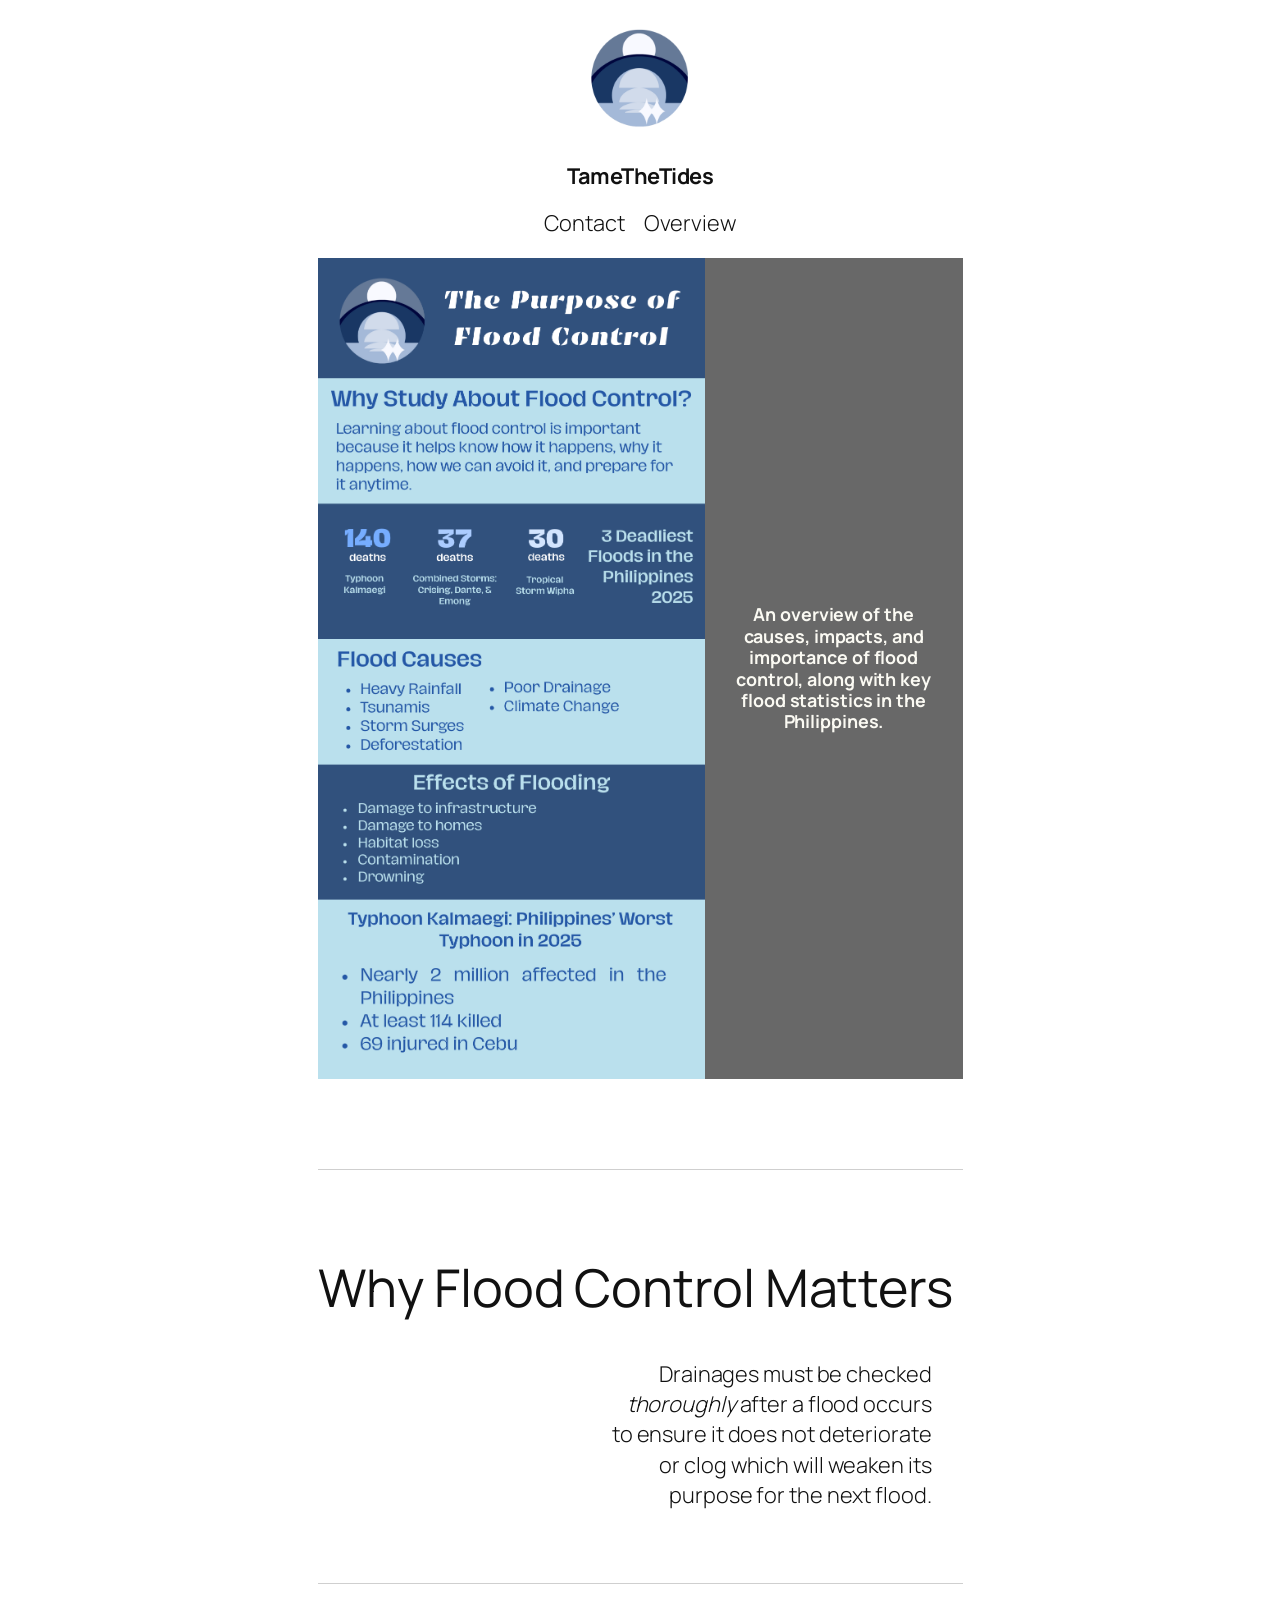
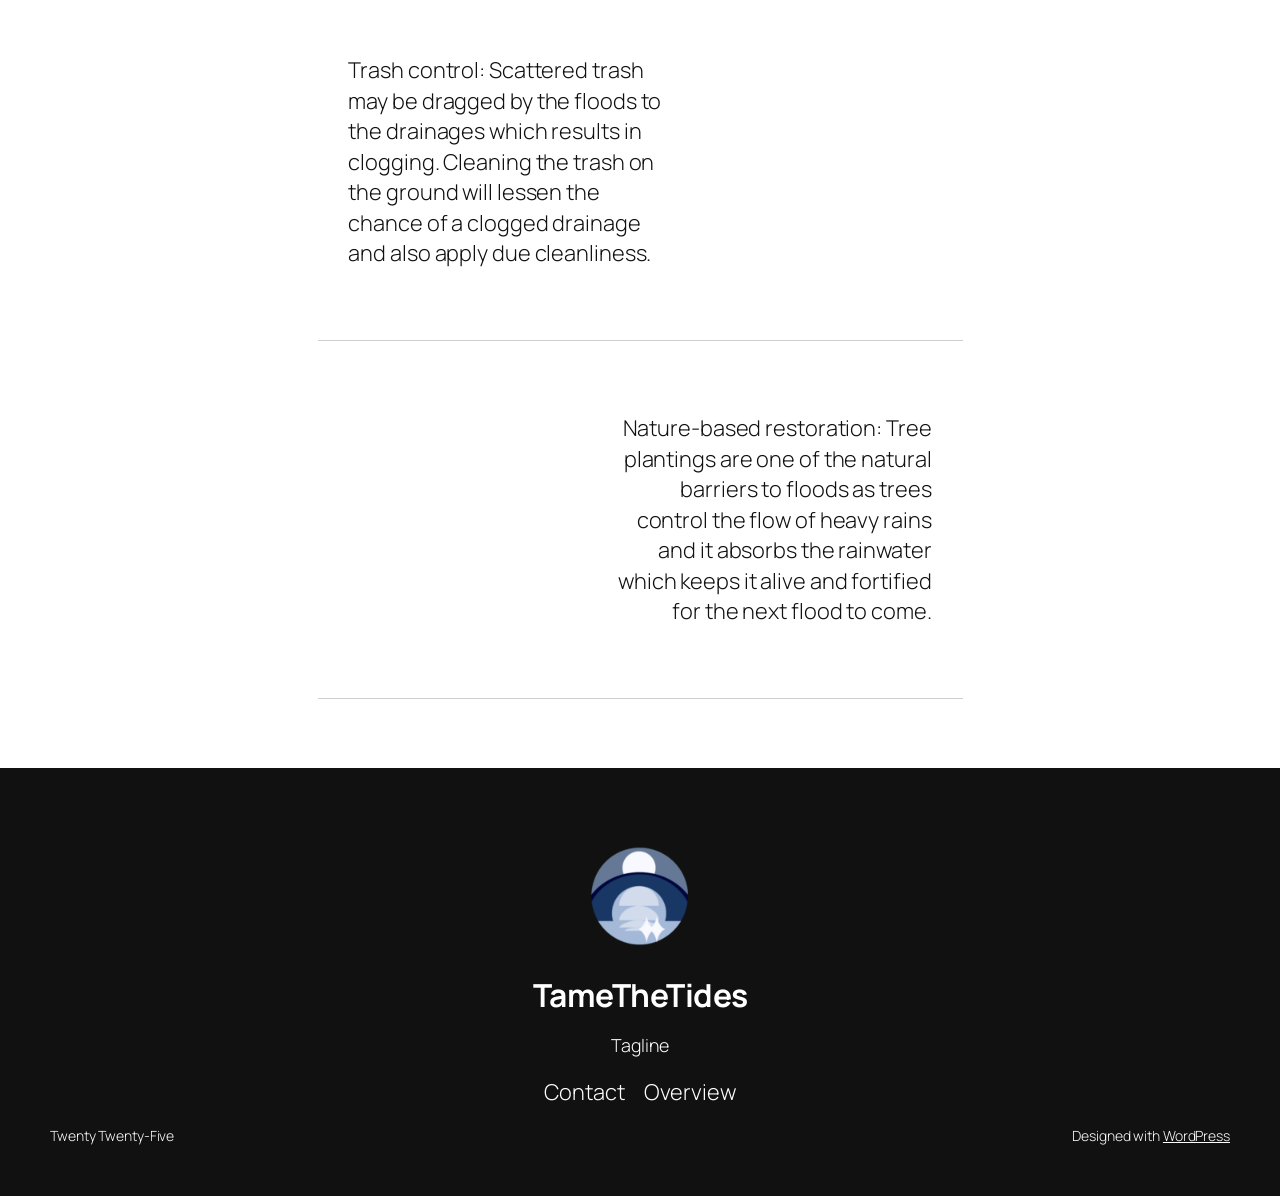
<file: overview/index.html>
<!DOCTYPE html>
<html lang="en-US">
<head><meta charset="UTF-8">
	
	<meta name="viewport" content="width=device-width, initial-scale=1">
<meta name="robots" content="max-image-preview:large">
<title>Overview – TameTheTides</title>
<link rel="alternate" type="application/rss+xml" title="TameTheTides » Feed" href="https://protovandis.github.io/tame-the-tides/feed/">
<link rel="alternate" type="application/rss+xml" title="TameTheTides » Comments Feed" href="https://protovandis.github.io/tame-the-tides/comments/feed/">
<link rel="alternate" title="oEmbed (JSON)" type="application/json+oembed" href="https://protovandis.github.io/tame-the-tides/wp-json/oembed/1.0/embed?url=https%3A%2F%2Fprotovandis.github.io%2Ftame-the-tides%2Foverview%2F">
<link rel="alternate" title="oEmbed (XML)" type="text/xml+oembed" href="https://protovandis.github.io/tame-the-tides/wp-json/oembed/1.0/embed?url=https%3A%2F%2Fprotovandis.github.io%2Ftame-the-tides%2Foverview%2F&amp;format=xml">
<style id="wp-img-auto-sizes-contain-inline-css">
img:is([sizes=auto i],[sizes^="auto," i]){contain-intrinsic-size:3000px 1500px}
/*# sourceURL=wp-img-auto-sizes-contain-inline-css */
</style>
<style id="wp-block-site-logo-inline-css">
.wp-block-site-logo{box-sizing:border-box;line-height:0}.wp-block-site-logo a{display:inline-block;line-height:0}.wp-block-site-logo.is-default-size img{height:auto;width:120px}.wp-block-site-logo img{height:auto;max-width:100%}.wp-block-site-logo a,.wp-block-site-logo img{border-radius:inherit}.wp-block-site-logo.aligncenter{margin-left:auto;margin-right:auto;text-align:center}:root :where(.wp-block-site-logo.is-style-rounded){border-radius:9999px}
/*# sourceURL=https://protovandis.github.io/tame-the-tides/wp-includes/blocks/site-logo/style.min.css */
</style>
<style id="wp-block-site-title-inline-css">
.wp-block-site-title{box-sizing:border-box}.wp-block-site-title :where(a){color:inherit;font-family:inherit;font-size:inherit;font-style:inherit;font-weight:inherit;letter-spacing:inherit;line-height:inherit;text-decoration:inherit}
/*# sourceURL=https://protovandis.github.io/tame-the-tides/wp-includes/blocks/site-title/style.min.css */
</style>
<style id="wp-block-group-inline-css">
.wp-block-group{box-sizing:border-box}:where(.wp-block-group.wp-block-group-is-layout-constrained){position:relative}
/*# sourceURL=https://protovandis.github.io/tame-the-tides/wp-includes/blocks/group/style.min.css */
</style>
<style id="wp-block-navigation-link-inline-css">
.wp-block-navigation .wp-block-navigation-item__label{overflow-wrap:break-word}.wp-block-navigation .wp-block-navigation-item__description{display:none}.link-ui-tools{outline:1px solid #f0f0f0;padding:8px}.link-ui-block-inserter{padding-top:8px}.link-ui-block-inserter__back{margin-left:8px;text-transform:uppercase}
/*# sourceURL=https://protovandis.github.io/tame-the-tides/wp-includes/blocks/navigation-link/style.min.css */
</style>
<style id="wp-block-navigation-inline-css">
.wp-block-navigation{position:relative}.wp-block-navigation ul{margin-bottom:0;margin-left:0;margin-top:0;padding-left:0}.wp-block-navigation ul,.wp-block-navigation ul li{list-style:none;padding:0}.wp-block-navigation .wp-block-navigation-item{align-items:center;background-color:inherit;display:flex;position:relative}.wp-block-navigation .wp-block-navigation-item .wp-block-navigation__submenu-container:empty{display:none}.wp-block-navigation .wp-block-navigation-item__content{display:block;z-index:1}.wp-block-navigation .wp-block-navigation-item__content.wp-block-navigation-item__content{color:inherit}.wp-block-navigation.has-text-decoration-underline .wp-block-navigation-item__content,.wp-block-navigation.has-text-decoration-underline .wp-block-navigation-item__content:active,.wp-block-navigation.has-text-decoration-underline .wp-block-navigation-item__content:focus{text-decoration:underline}.wp-block-navigation.has-text-decoration-line-through .wp-block-navigation-item__content,.wp-block-navigation.has-text-decoration-line-through .wp-block-navigation-item__content:active,.wp-block-navigation.has-text-decoration-line-through .wp-block-navigation-item__content:focus{text-decoration:line-through}.wp-block-navigation :where(a),.wp-block-navigation :where(a:active),.wp-block-navigation :where(a:focus){text-decoration:none}.wp-block-navigation .wp-block-navigation__submenu-icon{align-self:center;background-color:inherit;border:none;color:currentColor;display:inline-block;font-size:inherit;height:.6em;line-height:0;margin-left:.25em;padding:0;width:.6em}.wp-block-navigation .wp-block-navigation__submenu-icon svg{display:inline-block;stroke:currentColor;height:inherit;margin-top:.075em;width:inherit}.wp-block-navigation{--navigation-layout-justification-setting:flex-start;--navigation-layout-direction:row;--navigation-layout-wrap:wrap;--navigation-layout-justify:flex-start;--navigation-layout-align:center}.wp-block-navigation.is-vertical{--navigation-layout-direction:column;--navigation-layout-justify:initial;--navigation-layout-align:flex-start}.wp-block-navigation.no-wrap{--navigation-layout-wrap:nowrap}.wp-block-navigation.items-justified-center{--navigation-layout-justification-setting:center;--navigation-layout-justify:center}.wp-block-navigation.items-justified-center.is-vertical{--navigation-layout-align:center}.wp-block-navigation.items-justified-right{--navigation-layout-justification-setting:flex-end;--navigation-layout-justify:flex-end}.wp-block-navigation.items-justified-right.is-vertical{--navigation-layout-align:flex-end}.wp-block-navigation.items-justified-space-between{--navigation-layout-justification-setting:space-between;--navigation-layout-justify:space-between}.wp-block-navigation .has-child .wp-block-navigation__submenu-container{align-items:normal;background-color:inherit;color:inherit;display:flex;flex-direction:column;opacity:0;position:absolute;z-index:2}@media not (prefers-reduced-motion){.wp-block-navigation .has-child .wp-block-navigation__submenu-container{transition:opacity .1s linear}}.wp-block-navigation .has-child .wp-block-navigation__submenu-container{height:0;overflow:hidden;visibility:hidden;width:0}.wp-block-navigation .has-child .wp-block-navigation__submenu-container>.wp-block-navigation-item>.wp-block-navigation-item__content{display:flex;flex-grow:1;padding:.5em 1em}.wp-block-navigation .has-child .wp-block-navigation__submenu-container>.wp-block-navigation-item>.wp-block-navigation-item__content .wp-block-navigation__submenu-icon{margin-left:auto;margin-right:0}.wp-block-navigation .has-child .wp-block-navigation__submenu-container .wp-block-navigation-item__content{margin:0}.wp-block-navigation .has-child .wp-block-navigation__submenu-container{left:-1px;top:100%}@media (min-width:782px){.wp-block-navigation .has-child .wp-block-navigation__submenu-container .wp-block-navigation__submenu-container{left:100%;top:-1px}.wp-block-navigation .has-child .wp-block-navigation__submenu-container .wp-block-navigation__submenu-container:before{background:#0000;content:"";display:block;height:100%;position:absolute;right:100%;width:.5em}.wp-block-navigation .has-child .wp-block-navigation__submenu-container .wp-block-navigation__submenu-icon{margin-right:.25em}.wp-block-navigation .has-child .wp-block-navigation__submenu-container .wp-block-navigation__submenu-icon svg{transform:rotate(-90deg)}}.wp-block-navigation .has-child .wp-block-navigation-submenu__toggle[aria-expanded=true]~.wp-block-navigation__submenu-container,.wp-block-navigation .has-child:not(.open-on-click):hover>.wp-block-navigation__submenu-container,.wp-block-navigation .has-child:not(.open-on-click):not(.open-on-hover-click):focus-within>.wp-block-navigation__submenu-container{height:auto;min-width:200px;opacity:1;overflow:visible;visibility:visible;width:auto}.wp-block-navigation.has-background .has-child .wp-block-navigation__submenu-container{left:0;top:100%}@media (min-width:782px){.wp-block-navigation.has-background .has-child .wp-block-navigation__submenu-container .wp-block-navigation__submenu-container{left:100%;top:0}}.wp-block-navigation-submenu{display:flex;position:relative}.wp-block-navigation-submenu .wp-block-navigation__submenu-icon svg{stroke:currentColor}button.wp-block-navigation-item__content{background-color:initial;border:none;color:currentColor;font-family:inherit;font-size:inherit;font-style:inherit;font-weight:inherit;letter-spacing:inherit;line-height:inherit;text-align:left;text-transform:inherit}.wp-block-navigation-submenu__toggle{cursor:pointer}.wp-block-navigation-submenu__toggle[aria-expanded=true]+.wp-block-navigation__submenu-icon>svg,.wp-block-navigation-submenu__toggle[aria-expanded=true]>svg{transform:rotate(180deg)}.wp-block-navigation-item.open-on-click .wp-block-navigation-submenu__toggle{padding-left:0;padding-right:.85em}.wp-block-navigation-item.open-on-click .wp-block-navigation-submenu__toggle+.wp-block-navigation__submenu-icon{margin-left:-.6em;pointer-events:none}.wp-block-navigation-item.open-on-click button.wp-block-navigation-item__content:not(.wp-block-navigation-submenu__toggle){padding:0}.wp-block-navigation .wp-block-page-list,.wp-block-navigation__container,.wp-block-navigation__responsive-close,.wp-block-navigation__responsive-container,.wp-block-navigation__responsive-container-content,.wp-block-navigation__responsive-dialog{gap:inherit}:where(.wp-block-navigation.has-background .wp-block-navigation-item a:not(.wp-element-button)),:where(.wp-block-navigation.has-background .wp-block-navigation-submenu a:not(.wp-element-button)){padding:.5em 1em}:where(.wp-block-navigation .wp-block-navigation__submenu-container .wp-block-navigation-item a:not(.wp-element-button)),:where(.wp-block-navigation .wp-block-navigation__submenu-container .wp-block-navigation-submenu a:not(.wp-element-button)),:where(.wp-block-navigation .wp-block-navigation__submenu-container .wp-block-navigation-submenu button.wp-block-navigation-item__content),:where(.wp-block-navigation .wp-block-navigation__submenu-container .wp-block-pages-list__item button.wp-block-navigation-item__content){padding:.5em 1em}.wp-block-navigation.items-justified-right .wp-block-navigation__container .has-child .wp-block-navigation__submenu-container,.wp-block-navigation.items-justified-right .wp-block-page-list>.has-child .wp-block-navigation__submenu-container,.wp-block-navigation.items-justified-space-between .wp-block-page-list>.has-child:last-child .wp-block-navigation__submenu-container,.wp-block-navigation.items-justified-space-between>.wp-block-navigation__container>.has-child:last-child .wp-block-navigation__submenu-container{left:auto;right:0}.wp-block-navigation.items-justified-right .wp-block-navigation__container .has-child .wp-block-navigation__submenu-container .wp-block-navigation__submenu-container,.wp-block-navigation.items-justified-right .wp-block-page-list>.has-child .wp-block-navigation__submenu-container .wp-block-navigation__submenu-container,.wp-block-navigation.items-justified-space-between .wp-block-page-list>.has-child:last-child .wp-block-navigation__submenu-container .wp-block-navigation__submenu-container,.wp-block-navigation.items-justified-space-between>.wp-block-navigation__container>.has-child:last-child .wp-block-navigation__submenu-container .wp-block-navigation__submenu-container{left:-1px;right:-1px}@media (min-width:782px){.wp-block-navigation.items-justified-right .wp-block-navigation__container .has-child .wp-block-navigation__submenu-container .wp-block-navigation__submenu-container,.wp-block-navigation.items-justified-right .wp-block-page-list>.has-child .wp-block-navigation__submenu-container .wp-block-navigation__submenu-container,.wp-block-navigation.items-justified-space-between .wp-block-page-list>.has-child:last-child .wp-block-navigation__submenu-container .wp-block-navigation__submenu-container,.wp-block-navigation.items-justified-space-between>.wp-block-navigation__container>.has-child:last-child .wp-block-navigation__submenu-container .wp-block-navigation__submenu-container{left:auto;right:100%}}.wp-block-navigation:not(.has-background) .wp-block-navigation__submenu-container{background-color:#fff;border:1px solid #00000026}.wp-block-navigation.has-background .wp-block-navigation__submenu-container{background-color:inherit}.wp-block-navigation:not(.has-text-color) .wp-block-navigation__submenu-container{color:#000}.wp-block-navigation__container{align-items:var(--navigation-layout-align,initial);display:flex;flex-direction:var(--navigation-layout-direction,initial);flex-wrap:var(--navigation-layout-wrap,wrap);justify-content:var(--navigation-layout-justify,initial);list-style:none;margin:0;padding-left:0}.wp-block-navigation__container .is-responsive{display:none}.wp-block-navigation__container:only-child,.wp-block-page-list:only-child{flex-grow:1}@keyframes overlay-menu__fade-in-animation{0%{opacity:0;transform:translateY(.5em)}to{opacity:1;transform:translateY(0)}}.wp-block-navigation__responsive-container{bottom:0;display:none;left:0;position:fixed;right:0;top:0}.wp-block-navigation__responsive-container :where(.wp-block-navigation-item a){color:inherit}.wp-block-navigation__responsive-container .wp-block-navigation__responsive-container-content{align-items:var(--navigation-layout-align,initial);display:flex;flex-direction:var(--navigation-layout-direction,initial);flex-wrap:var(--navigation-layout-wrap,wrap);justify-content:var(--navigation-layout-justify,initial)}.wp-block-navigation__responsive-container:not(.is-menu-open.is-menu-open){background-color:inherit!important;color:inherit!important}.wp-block-navigation__responsive-container.is-menu-open{background-color:inherit;display:flex;flex-direction:column}@media not (prefers-reduced-motion){.wp-block-navigation__responsive-container.is-menu-open{animation:overlay-menu__fade-in-animation .1s ease-out;animation-fill-mode:forwards}}.wp-block-navigation__responsive-container.is-menu-open{overflow:auto;padding:clamp(1rem,var(--wp--style--root--padding-top),20rem) clamp(1rem,var(--wp--style--root--padding-right),20rem) clamp(1rem,var(--wp--style--root--padding-bottom),20rem) clamp(1rem,var(--wp--style--root--padding-left),20rem);z-index:100000}.wp-block-navigation__responsive-container.is-menu-open .wp-block-navigation__responsive-container-content{align-items:var(--navigation-layout-justification-setting,inherit);display:flex;flex-direction:column;flex-wrap:nowrap;overflow:visible;padding-top:calc(2rem + 24px)}.wp-block-navigation__responsive-container.is-menu-open .wp-block-navigation__responsive-container-content,.wp-block-navigation__responsive-container.is-menu-open .wp-block-navigation__responsive-container-content .wp-block-navigation__container,.wp-block-navigation__responsive-container.is-menu-open .wp-block-navigation__responsive-container-content .wp-block-page-list{justify-content:flex-start}.wp-block-navigation__responsive-container.is-menu-open .wp-block-navigation__responsive-container-content .wp-block-navigation__submenu-icon{display:none}.wp-block-navigation__responsive-container.is-menu-open .wp-block-navigation__responsive-container-content .has-child .wp-block-navigation__submenu-container{border:none;height:auto;min-width:200px;opacity:1;overflow:initial;padding-left:2rem;padding-right:2rem;position:static;visibility:visible;width:auto}.wp-block-navigation__responsive-container.is-menu-open .wp-block-navigation__responsive-container-content .wp-block-navigation__container,.wp-block-navigation__responsive-container.is-menu-open .wp-block-navigation__responsive-container-content .wp-block-navigation__submenu-container{gap:inherit}.wp-block-navigation__responsive-container.is-menu-open .wp-block-navigation__responsive-container-content .wp-block-navigation__submenu-container{padding-top:var(--wp--style--block-gap,2em)}.wp-block-navigation__responsive-container.is-menu-open .wp-block-navigation__responsive-container-content .wp-block-navigation-item__content{padding:0}.wp-block-navigation__responsive-container.is-menu-open .wp-block-navigation__responsive-container-content .wp-block-navigation-item,.wp-block-navigation__responsive-container.is-menu-open .wp-block-navigation__responsive-container-content .wp-block-navigation__container,.wp-block-navigation__responsive-container.is-menu-open .wp-block-navigation__responsive-container-content .wp-block-page-list{align-items:var(--navigation-layout-justification-setting,initial);display:flex;flex-direction:column}.wp-block-navigation__responsive-container.is-menu-open .wp-block-navigation-item,.wp-block-navigation__responsive-container.is-menu-open .wp-block-navigation-item .wp-block-navigation__submenu-container,.wp-block-navigation__responsive-container.is-menu-open .wp-block-navigation__container,.wp-block-navigation__responsive-container.is-menu-open .wp-block-page-list{background:#0000!important;color:inherit!important}.wp-block-navigation__responsive-container.is-menu-open .wp-block-navigation__submenu-container.wp-block-navigation__submenu-container.wp-block-navigation__submenu-container.wp-block-navigation__submenu-container{left:auto;right:auto}@media (min-width:600px){.wp-block-navigation__responsive-container:not(.hidden-by-default):not(.is-menu-open){background-color:inherit;display:block;position:relative;width:100%;z-index:auto}.wp-block-navigation__responsive-container:not(.hidden-by-default):not(.is-menu-open) .wp-block-navigation__responsive-container-close{display:none}.wp-block-navigation__responsive-container.is-menu-open .wp-block-navigation__submenu-container.wp-block-navigation__submenu-container.wp-block-navigation__submenu-container.wp-block-navigation__submenu-container{left:0}}.wp-block-navigation:not(.has-background) .wp-block-navigation__responsive-container.is-menu-open{background-color:#fff}.wp-block-navigation:not(.has-text-color) .wp-block-navigation__responsive-container.is-menu-open{color:#000}.wp-block-navigation__toggle_button_label{font-size:1rem;font-weight:700}.wp-block-navigation__responsive-container-close,.wp-block-navigation__responsive-container-open{background:#0000;border:none;color:currentColor;cursor:pointer;margin:0;padding:0;text-transform:inherit;vertical-align:middle}.wp-block-navigation__responsive-container-close svg,.wp-block-navigation__responsive-container-open svg{fill:currentColor;display:block;height:24px;pointer-events:none;width:24px}.wp-block-navigation__responsive-container-open{display:flex}.wp-block-navigation__responsive-container-open.wp-block-navigation__responsive-container-open.wp-block-navigation__responsive-container-open{font-family:inherit;font-size:inherit;font-weight:inherit}@media (min-width:600px){.wp-block-navigation__responsive-container-open:not(.always-shown){display:none}}.wp-block-navigation__responsive-container-close{position:absolute;right:0;top:0;z-index:2}.wp-block-navigation__responsive-container-close.wp-block-navigation__responsive-container-close.wp-block-navigation__responsive-container-close{font-family:inherit;font-size:inherit;font-weight:inherit}.wp-block-navigation__responsive-close{width:100%}.has-modal-open .wp-block-navigation__responsive-close{margin-left:auto;margin-right:auto;max-width:var(--wp--style--global--wide-size,100%)}.wp-block-navigation__responsive-close:focus{outline:none}.is-menu-open .wp-block-navigation__responsive-close,.is-menu-open .wp-block-navigation__responsive-container-content,.is-menu-open .wp-block-navigation__responsive-dialog{box-sizing:border-box}.wp-block-navigation__responsive-dialog{position:relative}.has-modal-open .admin-bar .is-menu-open .wp-block-navigation__responsive-dialog{margin-top:46px}@media (min-width:782px){.has-modal-open .admin-bar .is-menu-open .wp-block-navigation__responsive-dialog{margin-top:32px}}html.has-modal-open{overflow:hidden}
/*# sourceURL=https://protovandis.github.io/tame-the-tides/wp-includes/blocks/navigation/style.min.css */
</style>
<style id="wp-block-paragraph-inline-css">
.is-small-text{font-size:.875em}.is-regular-text{font-size:1em}.is-large-text{font-size:2.25em}.is-larger-text{font-size:3em}.has-drop-cap:not(:focus):first-letter{float:left;font-size:8.4em;font-style:normal;font-weight:100;line-height:.68;margin:.05em .1em 0 0;text-transform:uppercase}body.rtl .has-drop-cap:not(:focus):first-letter{float:none;margin-left:.1em}p.has-drop-cap.has-background{overflow:hidden}:root :where(p.has-background){padding:1.25em 2.375em}:where(p.has-text-color:not(.has-link-color)) a{color:inherit}p.has-text-align-left[style*="writing-mode:vertical-lr"],p.has-text-align-right[style*="writing-mode:vertical-rl"]{rotate:180deg}
/*# sourceURL=https://protovandis.github.io/tame-the-tides/wp-includes/blocks/paragraph/style.min.css */
</style>
<style id="wp-block-media-text-inline-css">
.wp-block-media-text{box-sizing:border-box;
  /*!rtl:begin:ignore*/direction:ltr;
  /*!rtl:end:ignore*/display:grid;grid-template-columns:50% 1fr;grid-template-rows:auto}.wp-block-media-text.has-media-on-the-right{grid-template-columns:1fr 50%}.wp-block-media-text.is-vertically-aligned-top>.wp-block-media-text__content,.wp-block-media-text.is-vertically-aligned-top>.wp-block-media-text__media{align-self:start}.wp-block-media-text.is-vertically-aligned-center>.wp-block-media-text__content,.wp-block-media-text.is-vertically-aligned-center>.wp-block-media-text__media,.wp-block-media-text>.wp-block-media-text__content,.wp-block-media-text>.wp-block-media-text__media{align-self:center}.wp-block-media-text.is-vertically-aligned-bottom>.wp-block-media-text__content,.wp-block-media-text.is-vertically-aligned-bottom>.wp-block-media-text__media{align-self:end}.wp-block-media-text>.wp-block-media-text__media{
  /*!rtl:begin:ignore*/grid-column:1;grid-row:1;
  /*!rtl:end:ignore*/margin:0}.wp-block-media-text>.wp-block-media-text__content{direction:ltr;
  /*!rtl:begin:ignore*/grid-column:2;grid-row:1;
  /*!rtl:end:ignore*/padding:0 8%;word-break:break-word}.wp-block-media-text.has-media-on-the-right>.wp-block-media-text__media{
  /*!rtl:begin:ignore*/grid-column:2;grid-row:1
  /*!rtl:end:ignore*/}.wp-block-media-text.has-media-on-the-right>.wp-block-media-text__content{
  /*!rtl:begin:ignore*/grid-column:1;grid-row:1
  /*!rtl:end:ignore*/}.wp-block-media-text__media a{display:block}.wp-block-media-text__media img,.wp-block-media-text__media video{height:auto;max-width:unset;vertical-align:middle;width:100%}.wp-block-media-text.is-image-fill>.wp-block-media-text__media{background-size:cover;height:100%;min-height:250px}.wp-block-media-text.is-image-fill>.wp-block-media-text__media>a{display:block;height:100%}.wp-block-media-text.is-image-fill>.wp-block-media-text__media img{height:1px;margin:-1px;overflow:hidden;padding:0;position:absolute;width:1px;clip:rect(0,0,0,0);border:0}.wp-block-media-text.is-image-fill-element>.wp-block-media-text__media{height:100%;min-height:250px}.wp-block-media-text.is-image-fill-element>.wp-block-media-text__media>a{display:block;height:100%}.wp-block-media-text.is-image-fill-element>.wp-block-media-text__media img{height:100%;object-fit:cover;width:100%}@media (max-width:600px){.wp-block-media-text.is-stacked-on-mobile{grid-template-columns:100%!important}.wp-block-media-text.is-stacked-on-mobile>.wp-block-media-text__media{grid-column:1;grid-row:1}.wp-block-media-text.is-stacked-on-mobile>.wp-block-media-text__content{grid-column:1;grid-row:2}}
/*# sourceURL=https://protovandis.github.io/tame-the-tides/wp-includes/blocks/media-text/style.min.css */
</style>
<style id="wp-block-separator-inline-css">
@charset "UTF-8";.wp-block-separator{border:none;border-top:2px solid}:root :where(.wp-block-separator.is-style-dots){height:auto;line-height:1;text-align:center}:root :where(.wp-block-separator.is-style-dots):before{color:currentColor;content:"···";font-family:serif;font-size:1.5em;letter-spacing:2em;padding-left:2em}.wp-block-separator.is-style-dots{background:none!important;border:none!important}
/*# sourceURL=https://protovandis.github.io/tame-the-tides/wp-includes/blocks/separator/style.min.css */
</style>
<style id="wp-block-heading-inline-css">
h1:where(.wp-block-heading).has-background,h2:where(.wp-block-heading).has-background,h3:where(.wp-block-heading).has-background,h4:where(.wp-block-heading).has-background,h5:where(.wp-block-heading).has-background,h6:where(.wp-block-heading).has-background{padding:1.25em 2.375em}h1.has-text-align-left[style*=writing-mode]:where([style*=vertical-lr]),h1.has-text-align-right[style*=writing-mode]:where([style*=vertical-rl]),h2.has-text-align-left[style*=writing-mode]:where([style*=vertical-lr]),h2.has-text-align-right[style*=writing-mode]:where([style*=vertical-rl]),h3.has-text-align-left[style*=writing-mode]:where([style*=vertical-lr]),h3.has-text-align-right[style*=writing-mode]:where([style*=vertical-rl]),h4.has-text-align-left[style*=writing-mode]:where([style*=vertical-lr]),h4.has-text-align-right[style*=writing-mode]:where([style*=vertical-rl]),h5.has-text-align-left[style*=writing-mode]:where([style*=vertical-lr]),h5.has-text-align-right[style*=writing-mode]:where([style*=vertical-rl]),h6.has-text-align-left[style*=writing-mode]:where([style*=vertical-lr]),h6.has-text-align-right[style*=writing-mode]:where([style*=vertical-rl]){rotate:180deg}
/*# sourceURL=https://protovandis.github.io/tame-the-tides/wp-includes/blocks/heading/style.min.css */
</style>
<style id="wp-block-post-content-inline-css">
.wp-block-post-content{display:flow-root}
/*# sourceURL=https://protovandis.github.io/tame-the-tides/wp-includes/blocks/post-content/style.min.css */
</style>
<style id="wp-block-site-tagline-inline-css">
.wp-block-site-tagline{box-sizing:border-box}
/*# sourceURL=https://protovandis.github.io/tame-the-tides/wp-includes/blocks/site-tagline/style.min.css */
</style>
<style id="wp-block-columns-inline-css">
.wp-block-columns{box-sizing:border-box;display:flex;flex-wrap:wrap!important}@media (min-width:782px){.wp-block-columns{flex-wrap:nowrap!important}}.wp-block-columns{align-items:normal!important}.wp-block-columns.are-vertically-aligned-top{align-items:flex-start}.wp-block-columns.are-vertically-aligned-center{align-items:center}.wp-block-columns.are-vertically-aligned-bottom{align-items:flex-end}@media (max-width:781px){.wp-block-columns:not(.is-not-stacked-on-mobile)>.wp-block-column{flex-basis:100%!important}}@media (min-width:782px){.wp-block-columns:not(.is-not-stacked-on-mobile)>.wp-block-column{flex-basis:0;flex-grow:1}.wp-block-columns:not(.is-not-stacked-on-mobile)>.wp-block-column[style*=flex-basis]{flex-grow:0}}.wp-block-columns.is-not-stacked-on-mobile{flex-wrap:nowrap!important}.wp-block-columns.is-not-stacked-on-mobile>.wp-block-column{flex-basis:0;flex-grow:1}.wp-block-columns.is-not-stacked-on-mobile>.wp-block-column[style*=flex-basis]{flex-grow:0}:where(.wp-block-columns){margin-bottom:1.75em}:where(.wp-block-columns.has-background){padding:1.25em 2.375em}.wp-block-column{flex-grow:1;min-width:0;overflow-wrap:break-word;word-break:break-word}.wp-block-column.is-vertically-aligned-top{align-self:flex-start}.wp-block-column.is-vertically-aligned-center{align-self:center}.wp-block-column.is-vertically-aligned-bottom{align-self:flex-end}.wp-block-column.is-vertically-aligned-stretch{align-self:stretch}.wp-block-column.is-vertically-aligned-bottom,.wp-block-column.is-vertically-aligned-center,.wp-block-column.is-vertically-aligned-top{width:100%}
/*# sourceURL=https://protovandis.github.io/tame-the-tides/wp-includes/blocks/columns/style.min.css */
</style>
<style id="wp-block-library-inline-css">
:root{--wp-block-synced-color:#7a00df;--wp-block-synced-color--rgb:122,0,223;--wp-bound-block-color:var(--wp-block-synced-color);--wp-editor-canvas-background:#ddd;--wp-admin-theme-color:#007cba;--wp-admin-theme-color--rgb:0,124,186;--wp-admin-theme-color-darker-10:#006ba1;--wp-admin-theme-color-darker-10--rgb:0,107,160.5;--wp-admin-theme-color-darker-20:#005a87;--wp-admin-theme-color-darker-20--rgb:0,90,135;--wp-admin-border-width-focus:2px}@media (min-resolution:192dpi){:root{--wp-admin-border-width-focus:1.5px}}.wp-element-button{cursor:pointer}:root .has-very-light-gray-background-color{background-color:#eee}:root .has-very-dark-gray-background-color{background-color:#313131}:root .has-very-light-gray-color{color:#eee}:root .has-very-dark-gray-color{color:#313131}:root .has-vivid-green-cyan-to-vivid-cyan-blue-gradient-background{background:linear-gradient(135deg,#00d084,#0693e3)}:root .has-purple-crush-gradient-background{background:linear-gradient(135deg,#34e2e4,#4721fb 50%,#ab1dfe)}:root .has-hazy-dawn-gradient-background{background:linear-gradient(135deg,#faaca8,#dad0ec)}:root .has-subdued-olive-gradient-background{background:linear-gradient(135deg,#fafae1,#67a671)}:root .has-atomic-cream-gradient-background{background:linear-gradient(135deg,#fdd79a,#004a59)}:root .has-nightshade-gradient-background{background:linear-gradient(135deg,#330968,#31cdcf)}:root .has-midnight-gradient-background{background:linear-gradient(135deg,#020381,#2874fc)}:root{--wp--preset--font-size--normal:16px;--wp--preset--font-size--huge:42px}.has-regular-font-size{font-size:1em}.has-larger-font-size{font-size:2.625em}.has-normal-font-size{font-size:var(--wp--preset--font-size--normal)}.has-huge-font-size{font-size:var(--wp--preset--font-size--huge)}.has-text-align-center{text-align:center}.has-text-align-left{text-align:left}.has-text-align-right{text-align:right}.has-fit-text{white-space:nowrap!important}#end-resizable-editor-section{display:none}.aligncenter{clear:both}.items-justified-left{justify-content:flex-start}.items-justified-center{justify-content:center}.items-justified-right{justify-content:flex-end}.items-justified-space-between{justify-content:space-between}.screen-reader-text{border:0;clip-path:inset(50%);height:1px;margin:-1px;overflow:hidden;padding:0;position:absolute;width:1px;word-wrap:normal!important}.screen-reader-text:focus{background-color:#ddd;clip-path:none;color:#444;display:block;font-size:1em;height:auto;left:5px;line-height:normal;padding:15px 23px 14px;text-decoration:none;top:5px;width:auto;z-index:100000}html :where(.has-border-color){border-style:solid}html :where([style*=border-top-color]){border-top-style:solid}html :where([style*=border-right-color]){border-right-style:solid}html :where([style*=border-bottom-color]){border-bottom-style:solid}html :where([style*=border-left-color]){border-left-style:solid}html :where([style*=border-width]){border-style:solid}html :where([style*=border-top-width]){border-top-style:solid}html :where([style*=border-right-width]){border-right-style:solid}html :where([style*=border-bottom-width]){border-bottom-style:solid}html :where([style*=border-left-width]){border-left-style:solid}html :where(img[class*=wp-image-]){height:auto;max-width:100%}:where(figure){margin:0 0 1em}html :where(.is-position-sticky){--wp-admin--admin-bar--position-offset:var(--wp-admin--admin-bar--height,0px)}@media screen and (max-width:600px){html :where(.is-position-sticky){--wp-admin--admin-bar--position-offset:0px}}
/*# sourceURL=/wp-includes/css/dist/block-library/common.min.css */
</style>
<style id="global-styles-inline-css">
:root{--wp--preset--aspect-ratio--square: 1;--wp--preset--aspect-ratio--4-3: 4/3;--wp--preset--aspect-ratio--3-4: 3/4;--wp--preset--aspect-ratio--3-2: 3/2;--wp--preset--aspect-ratio--2-3: 2/3;--wp--preset--aspect-ratio--16-9: 16/9;--wp--preset--aspect-ratio--9-16: 9/16;--wp--preset--color--black: #000000;--wp--preset--color--cyan-bluish-gray: #abb8c3;--wp--preset--color--white: #ffffff;--wp--preset--color--pale-pink: #f78da7;--wp--preset--color--vivid-red: #cf2e2e;--wp--preset--color--luminous-vivid-orange: #ff6900;--wp--preset--color--luminous-vivid-amber: #fcb900;--wp--preset--color--light-green-cyan: #7bdcb5;--wp--preset--color--vivid-green-cyan: #00d084;--wp--preset--color--pale-cyan-blue: #8ed1fc;--wp--preset--color--vivid-cyan-blue: #0693e3;--wp--preset--color--vivid-purple: #9b51e0;--wp--preset--color--base: #FFFFFF;--wp--preset--color--contrast: #111111;--wp--preset--color--accent-1: #FFEE58;--wp--preset--color--accent-2: #F6CFF4;--wp--preset--color--accent-3: #503AA8;--wp--preset--color--accent-4: #686868;--wp--preset--color--accent-5: #FBFAF3;--wp--preset--color--accent-6: color-mix(in srgb, currentColor 20%, transparent);--wp--preset--gradient--vivid-cyan-blue-to-vivid-purple: linear-gradient(135deg,rgb(6,147,227) 0%,rgb(155,81,224) 100%);--wp--preset--gradient--light-green-cyan-to-vivid-green-cyan: linear-gradient(135deg,rgb(122,220,180) 0%,rgb(0,208,130) 100%);--wp--preset--gradient--luminous-vivid-amber-to-luminous-vivid-orange: linear-gradient(135deg,rgb(252,185,0) 0%,rgb(255,105,0) 100%);--wp--preset--gradient--luminous-vivid-orange-to-vivid-red: linear-gradient(135deg,rgb(255,105,0) 0%,rgb(207,46,46) 100%);--wp--preset--gradient--very-light-gray-to-cyan-bluish-gray: linear-gradient(135deg,rgb(238,238,238) 0%,rgb(169,184,195) 100%);--wp--preset--gradient--cool-to-warm-spectrum: linear-gradient(135deg,rgb(74,234,220) 0%,rgb(151,120,209) 20%,rgb(207,42,186) 40%,rgb(238,44,130) 60%,rgb(251,105,98) 80%,rgb(254,248,76) 100%);--wp--preset--gradient--blush-light-purple: linear-gradient(135deg,rgb(255,206,236) 0%,rgb(152,150,240) 100%);--wp--preset--gradient--blush-bordeaux: linear-gradient(135deg,rgb(254,205,165) 0%,rgb(254,45,45) 50%,rgb(107,0,62) 100%);--wp--preset--gradient--luminous-dusk: linear-gradient(135deg,rgb(255,203,112) 0%,rgb(199,81,192) 50%,rgb(65,88,208) 100%);--wp--preset--gradient--pale-ocean: linear-gradient(135deg,rgb(255,245,203) 0%,rgb(182,227,212) 50%,rgb(51,167,181) 100%);--wp--preset--gradient--electric-grass: linear-gradient(135deg,rgb(202,248,128) 0%,rgb(113,206,126) 100%);--wp--preset--gradient--midnight: linear-gradient(135deg,rgb(2,3,129) 0%,rgb(40,116,252) 100%);--wp--preset--font-size--small: 0.875rem;--wp--preset--font-size--medium: clamp(1rem, 1rem + ((1vw - 0.2rem) * 0.196), 1.125rem);--wp--preset--font-size--large: clamp(1.125rem, 1.125rem + ((1vw - 0.2rem) * 0.392), 1.375rem);--wp--preset--font-size--x-large: clamp(1.75rem, 1.75rem + ((1vw - 0.2rem) * 0.392), 2rem);--wp--preset--font-size--xx-large: clamp(2.15rem, 2.15rem + ((1vw - 0.2rem) * 1.333), 3rem);--wp--preset--font-family--manrope: Manrope, sans-serif;--wp--preset--font-family--fira-code: "Fira Code", monospace;--wp--preset--spacing--20: 10px;--wp--preset--spacing--30: 20px;--wp--preset--spacing--40: 30px;--wp--preset--spacing--50: clamp(30px, 5vw, 50px);--wp--preset--spacing--60: clamp(30px, 7vw, 70px);--wp--preset--spacing--70: clamp(50px, 7vw, 90px);--wp--preset--spacing--80: clamp(70px, 10vw, 140px);--wp--preset--shadow--natural: 6px 6px 9px rgba(0, 0, 0, 0.2);--wp--preset--shadow--deep: 12px 12px 50px rgba(0, 0, 0, 0.4);--wp--preset--shadow--sharp: 6px 6px 0px rgba(0, 0, 0, 0.2);--wp--preset--shadow--outlined: 6px 6px 0px -3px rgb(255, 255, 255), 6px 6px rgb(0, 0, 0);--wp--preset--shadow--crisp: 6px 6px 0px rgb(0, 0, 0);}:root { --wp--style--global--content-size: 645px;--wp--style--global--wide-size: 1340px; }:where(body) { margin: 0; }.wp-site-blocks { padding-top: var(--wp--style--root--padding-top); padding-bottom: var(--wp--style--root--padding-bottom); }.has-global-padding { padding-right: var(--wp--style--root--padding-right); padding-left: var(--wp--style--root--padding-left); }.has-global-padding > .alignfull { margin-right: calc(var(--wp--style--root--padding-right) * -1); margin-left: calc(var(--wp--style--root--padding-left) * -1); }.has-global-padding :where(:not(.alignfull.is-layout-flow) > .has-global-padding:not(.wp-block-block, .alignfull)) { padding-right: 0; padding-left: 0; }.has-global-padding :where(:not(.alignfull.is-layout-flow) > .has-global-padding:not(.wp-block-block, .alignfull)) > .alignfull { margin-left: 0; margin-right: 0; }.wp-site-blocks > .alignleft { float: left; margin-right: 2em; }.wp-site-blocks > .alignright { float: right; margin-left: 2em; }.wp-site-blocks > .aligncenter { justify-content: center; margin-left: auto; margin-right: auto; }:where(.wp-site-blocks) > * { margin-block-start: 1.2rem; margin-block-end: 0; }:where(.wp-site-blocks) > :first-child { margin-block-start: 0; }:where(.wp-site-blocks) > :last-child { margin-block-end: 0; }:root { --wp--style--block-gap: 1.2rem; }:root :where(.is-layout-flow) > :first-child{margin-block-start: 0;}:root :where(.is-layout-flow) > :last-child{margin-block-end: 0;}:root :where(.is-layout-flow) > *{margin-block-start: 1.2rem;margin-block-end: 0;}:root :where(.is-layout-constrained) > :first-child{margin-block-start: 0;}:root :where(.is-layout-constrained) > :last-child{margin-block-end: 0;}:root :where(.is-layout-constrained) > *{margin-block-start: 1.2rem;margin-block-end: 0;}:root :where(.is-layout-flex){gap: 1.2rem;}:root :where(.is-layout-grid){gap: 1.2rem;}.is-layout-flow > .alignleft{float: left;margin-inline-start: 0;margin-inline-end: 2em;}.is-layout-flow > .alignright{float: right;margin-inline-start: 2em;margin-inline-end: 0;}.is-layout-flow > .aligncenter{margin-left: auto !important;margin-right: auto !important;}.is-layout-constrained > .alignleft{float: left;margin-inline-start: 0;margin-inline-end: 2em;}.is-layout-constrained > .alignright{float: right;margin-inline-start: 2em;margin-inline-end: 0;}.is-layout-constrained > .aligncenter{margin-left: auto !important;margin-right: auto !important;}.is-layout-constrained > :where(:not(.alignleft):not(.alignright):not(.alignfull)){max-width: var(--wp--style--global--content-size);margin-left: auto !important;margin-right: auto !important;}.is-layout-constrained > .alignwide{max-width: var(--wp--style--global--wide-size);}body .is-layout-flex{display: flex;}.is-layout-flex{flex-wrap: wrap;align-items: center;}.is-layout-flex > :is(*, div){margin: 0;}body .is-layout-grid{display: grid;}.is-layout-grid > :is(*, div){margin: 0;}body{background-color: var(--wp--preset--color--base);color: var(--wp--preset--color--contrast);font-family: var(--wp--preset--font-family--manrope);font-size: var(--wp--preset--font-size--large);font-weight: 300;letter-spacing: -0.1px;line-height: 1.4;--wp--style--root--padding-top: 0px;--wp--style--root--padding-right: var(--wp--preset--spacing--50);--wp--style--root--padding-bottom: 0px;--wp--style--root--padding-left: var(--wp--preset--spacing--50);}a:where(:not(.wp-element-button)){color: currentColor;text-decoration: underline;}:root :where(a:where(:not(.wp-element-button)):hover){text-decoration: none;}h1, h2, h3, h4, h5, h6{font-weight: 400;letter-spacing: -0.1px;line-height: 1.125;}h1{font-size: var(--wp--preset--font-size--xx-large);}h2{font-size: var(--wp--preset--font-size--x-large);}h3{font-size: var(--wp--preset--font-size--large);}h4{font-size: var(--wp--preset--font-size--medium);}h5{font-size: var(--wp--preset--font-size--small);letter-spacing: 0.5px;}h6{font-size: var(--wp--preset--font-size--small);font-weight: 700;letter-spacing: 1.4px;text-transform: uppercase;}:root :where(.wp-element-button, .wp-block-button__link){background-color: var(--wp--preset--color--contrast);border-width: 0;color: var(--wp--preset--color--base);font-family: inherit;font-size: var(--wp--preset--font-size--medium);font-style: inherit;font-weight: inherit;letter-spacing: inherit;line-height: inherit;padding-top: 1rem;padding-right: 2.25rem;padding-bottom: 1rem;padding-left: 2.25rem;text-decoration: none;text-transform: inherit;}:root :where(.wp-element-button:hover, .wp-block-button__link:hover){background-color: color-mix(in srgb, var(--wp--preset--color--contrast) 85%, transparent);border-color: transparent;color: var(--wp--preset--color--base);}:root :where(.wp-element-button:focus, .wp-block-button__link:focus){outline-color: var(--wp--preset--color--accent-4);outline-offset: 2px;}:root :where(.wp-element-caption, .wp-block-audio figcaption, .wp-block-embed figcaption, .wp-block-gallery figcaption, .wp-block-image figcaption, .wp-block-table figcaption, .wp-block-video figcaption){font-size: var(--wp--preset--font-size--small);line-height: 1.4;}.has-black-color{color: var(--wp--preset--color--black) !important;}.has-cyan-bluish-gray-color{color: var(--wp--preset--color--cyan-bluish-gray) !important;}.has-white-color{color: var(--wp--preset--color--white) !important;}.has-pale-pink-color{color: var(--wp--preset--color--pale-pink) !important;}.has-vivid-red-color{color: var(--wp--preset--color--vivid-red) !important;}.has-luminous-vivid-orange-color{color: var(--wp--preset--color--luminous-vivid-orange) !important;}.has-luminous-vivid-amber-color{color: var(--wp--preset--color--luminous-vivid-amber) !important;}.has-light-green-cyan-color{color: var(--wp--preset--color--light-green-cyan) !important;}.has-vivid-green-cyan-color{color: var(--wp--preset--color--vivid-green-cyan) !important;}.has-pale-cyan-blue-color{color: var(--wp--preset--color--pale-cyan-blue) !important;}.has-vivid-cyan-blue-color{color: var(--wp--preset--color--vivid-cyan-blue) !important;}.has-vivid-purple-color{color: var(--wp--preset--color--vivid-purple) !important;}.has-base-color{color: var(--wp--preset--color--base) !important;}.has-contrast-color{color: var(--wp--preset--color--contrast) !important;}.has-accent-1-color{color: var(--wp--preset--color--accent-1) !important;}.has-accent-2-color{color: var(--wp--preset--color--accent-2) !important;}.has-accent-3-color{color: var(--wp--preset--color--accent-3) !important;}.has-accent-4-color{color: var(--wp--preset--color--accent-4) !important;}.has-accent-5-color{color: var(--wp--preset--color--accent-5) !important;}.has-accent-6-color{color: var(--wp--preset--color--accent-6) !important;}.has-black-background-color{background-color: var(--wp--preset--color--black) !important;}.has-cyan-bluish-gray-background-color{background-color: var(--wp--preset--color--cyan-bluish-gray) !important;}.has-white-background-color{background-color: var(--wp--preset--color--white) !important;}.has-pale-pink-background-color{background-color: var(--wp--preset--color--pale-pink) !important;}.has-vivid-red-background-color{background-color: var(--wp--preset--color--vivid-red) !important;}.has-luminous-vivid-orange-background-color{background-color: var(--wp--preset--color--luminous-vivid-orange) !important;}.has-luminous-vivid-amber-background-color{background-color: var(--wp--preset--color--luminous-vivid-amber) !important;}.has-light-green-cyan-background-color{background-color: var(--wp--preset--color--light-green-cyan) !important;}.has-vivid-green-cyan-background-color{background-color: var(--wp--preset--color--vivid-green-cyan) !important;}.has-pale-cyan-blue-background-color{background-color: var(--wp--preset--color--pale-cyan-blue) !important;}.has-vivid-cyan-blue-background-color{background-color: var(--wp--preset--color--vivid-cyan-blue) !important;}.has-vivid-purple-background-color{background-color: var(--wp--preset--color--vivid-purple) !important;}.has-base-background-color{background-color: var(--wp--preset--color--base) !important;}.has-contrast-background-color{background-color: var(--wp--preset--color--contrast) !important;}.has-accent-1-background-color{background-color: var(--wp--preset--color--accent-1) !important;}.has-accent-2-background-color{background-color: var(--wp--preset--color--accent-2) !important;}.has-accent-3-background-color{background-color: var(--wp--preset--color--accent-3) !important;}.has-accent-4-background-color{background-color: var(--wp--preset--color--accent-4) !important;}.has-accent-5-background-color{background-color: var(--wp--preset--color--accent-5) !important;}.has-accent-6-background-color{background-color: var(--wp--preset--color--accent-6) !important;}.has-black-border-color{border-color: var(--wp--preset--color--black) !important;}.has-cyan-bluish-gray-border-color{border-color: var(--wp--preset--color--cyan-bluish-gray) !important;}.has-white-border-color{border-color: var(--wp--preset--color--white) !important;}.has-pale-pink-border-color{border-color: var(--wp--preset--color--pale-pink) !important;}.has-vivid-red-border-color{border-color: var(--wp--preset--color--vivid-red) !important;}.has-luminous-vivid-orange-border-color{border-color: var(--wp--preset--color--luminous-vivid-orange) !important;}.has-luminous-vivid-amber-border-color{border-color: var(--wp--preset--color--luminous-vivid-amber) !important;}.has-light-green-cyan-border-color{border-color: var(--wp--preset--color--light-green-cyan) !important;}.has-vivid-green-cyan-border-color{border-color: var(--wp--preset--color--vivid-green-cyan) !important;}.has-pale-cyan-blue-border-color{border-color: var(--wp--preset--color--pale-cyan-blue) !important;}.has-vivid-cyan-blue-border-color{border-color: var(--wp--preset--color--vivid-cyan-blue) !important;}.has-vivid-purple-border-color{border-color: var(--wp--preset--color--vivid-purple) !important;}.has-base-border-color{border-color: var(--wp--preset--color--base) !important;}.has-contrast-border-color{border-color: var(--wp--preset--color--contrast) !important;}.has-accent-1-border-color{border-color: var(--wp--preset--color--accent-1) !important;}.has-accent-2-border-color{border-color: var(--wp--preset--color--accent-2) !important;}.has-accent-3-border-color{border-color: var(--wp--preset--color--accent-3) !important;}.has-accent-4-border-color{border-color: var(--wp--preset--color--accent-4) !important;}.has-accent-5-border-color{border-color: var(--wp--preset--color--accent-5) !important;}.has-accent-6-border-color{border-color: var(--wp--preset--color--accent-6) !important;}.has-vivid-cyan-blue-to-vivid-purple-gradient-background{background: var(--wp--preset--gradient--vivid-cyan-blue-to-vivid-purple) !important;}.has-light-green-cyan-to-vivid-green-cyan-gradient-background{background: var(--wp--preset--gradient--light-green-cyan-to-vivid-green-cyan) !important;}.has-luminous-vivid-amber-to-luminous-vivid-orange-gradient-background{background: var(--wp--preset--gradient--luminous-vivid-amber-to-luminous-vivid-orange) !important;}.has-luminous-vivid-orange-to-vivid-red-gradient-background{background: var(--wp--preset--gradient--luminous-vivid-orange-to-vivid-red) !important;}.has-very-light-gray-to-cyan-bluish-gray-gradient-background{background: var(--wp--preset--gradient--very-light-gray-to-cyan-bluish-gray) !important;}.has-cool-to-warm-spectrum-gradient-background{background: var(--wp--preset--gradient--cool-to-warm-spectrum) !important;}.has-blush-light-purple-gradient-background{background: var(--wp--preset--gradient--blush-light-purple) !important;}.has-blush-bordeaux-gradient-background{background: var(--wp--preset--gradient--blush-bordeaux) !important;}.has-luminous-dusk-gradient-background{background: var(--wp--preset--gradient--luminous-dusk) !important;}.has-pale-ocean-gradient-background{background: var(--wp--preset--gradient--pale-ocean) !important;}.has-electric-grass-gradient-background{background: var(--wp--preset--gradient--electric-grass) !important;}.has-midnight-gradient-background{background: var(--wp--preset--gradient--midnight) !important;}.has-small-font-size{font-size: var(--wp--preset--font-size--small) !important;}.has-medium-font-size{font-size: var(--wp--preset--font-size--medium) !important;}.has-large-font-size{font-size: var(--wp--preset--font-size--large) !important;}.has-x-large-font-size{font-size: var(--wp--preset--font-size--x-large) !important;}.has-xx-large-font-size{font-size: var(--wp--preset--font-size--xx-large) !important;}.has-manrope-font-family{font-family: var(--wp--preset--font-family--manrope) !important;}.has-fira-code-font-family{font-family: var(--wp--preset--font-family--fira-code) !important;}
:root :where(.wp-block-columns-is-layout-flow) > :first-child{margin-block-start: 0;}:root :where(.wp-block-columns-is-layout-flow) > :last-child{margin-block-end: 0;}:root :where(.wp-block-columns-is-layout-flow) > *{margin-block-start: var(--wp--preset--spacing--50);margin-block-end: 0;}:root :where(.wp-block-columns-is-layout-constrained) > :first-child{margin-block-start: 0;}:root :where(.wp-block-columns-is-layout-constrained) > :last-child{margin-block-end: 0;}:root :where(.wp-block-columns-is-layout-constrained) > *{margin-block-start: var(--wp--preset--spacing--50);margin-block-end: 0;}:root :where(.wp-block-columns-is-layout-flex){gap: var(--wp--preset--spacing--50);}:root :where(.wp-block-columns-is-layout-grid){gap: var(--wp--preset--spacing--50);}
:root :where(.wp-block-separator){border-color: currentColor;border-width: 0 0 1px 0;border-style: solid;color: var(--wp--preset--color--accent-6);}
:root :where(.wp-block-site-tagline){font-size: var(--wp--preset--font-size--medium);}
:root :where(.wp-block-site-title){font-weight: 700;letter-spacing: -.5px;}
:root :where(.wp-block-site-title a:where(:not(.wp-element-button))){text-decoration: none;}
:root :where(.wp-block-site-title a:where(:not(.wp-element-button)):hover){text-decoration: underline;}
:root :where(.wp-block-navigation){font-size: var(--wp--preset--font-size--medium);}
:root :where(.wp-block-navigation a:where(:not(.wp-element-button))){text-decoration: none;}
:root :where(.wp-block-navigation a:where(:not(.wp-element-button)):hover){text-decoration: underline;}
/*# sourceURL=global-styles-inline-css */
</style>
<style id="block-style-variation-styles-inline-css">
:root :where(p.is-style-text-subtitle--2){font-size: clamp(1.5rem, 1.5rem + ((1vw - 0.2rem) * 0.392), 1.75rem);line-height: 1.2;}
/*# sourceURL=block-style-variation-styles-inline-css */
</style>
<style id="wp-emoji-styles-inline-css">

	img.wp-smiley, img.emoji {
		display: inline !important;
		border: none !important;
		box-shadow: none !important;
		height: 1em !important;
		width: 1em !important;
		margin: 0 0.07em !important;
		vertical-align: -0.1em !important;
		background: none !important;
		padding: 0 !important;
	}
/*# sourceURL=wp-emoji-styles-inline-css */
</style>
<style id="core-block-supports-inline-css">
.wp-elements-c5c6a7a0558de6d6eae39c47c7c40332 a:where(:not(.wp-element-button)){color:var(--wp--preset--color--contrast);}.wp-container-core-group-is-layout-30a70405{gap:4px;flex-direction:column;align-items:flex-start;}.wp-container-core-group-is-layout-a9751d73{gap:24px;flex-direction:column;align-items:center;}.wp-container-core-navigation-is-layout-f665d2b5{justify-content:flex-end;}.wp-container-core-group-is-layout-7204171f{flex-direction:column;align-items:center;}.wp-elements-b4e3388614da83b7452fcb78f5af1064 a:where(:not(.wp-element-button)){color:var(--wp--preset--color--accent-5);}.wp-container-core-group-is-layout-e4cf8e9e{flex-direction:column;align-items:center;}.wp-elements-8e92c5aecc834076e81e579294bf317f a:where(:not(.wp-element-button)){color:var(--wp--preset--color--base);}.wp-container-core-columns-is-layout-28f84493{flex-wrap:nowrap;}.wp-container-core-group-is-layout-94ea2d6b{justify-content:center;align-items:flex-start;}.wp-container-core-group-is-layout-834b1473{gap:var(--wp--preset--spacing--80);justify-content:center;align-items:flex-start;}.wp-container-core-group-is-layout-91e87306{gap:var(--wp--preset--spacing--20);justify-content:space-between;}
/*# sourceURL=core-block-supports-inline-css */
</style>
<style id="wp-block-template-skip-link-inline-css">

		.skip-link.screen-reader-text {
			border: 0;
			clip-path: inset(50%);
			height: 1px;
			margin: -1px;
			overflow: hidden;
			padding: 0;
			position: absolute !important;
			width: 1px;
			word-wrap: normal !important;
		}

		.skip-link.screen-reader-text:focus {
			background-color: #eee;
			clip-path: none;
			color: #444;
			display: block;
			font-size: 1em;
			height: auto;
			left: 5px;
			line-height: normal;
			padding: 15px 23px 14px;
			text-decoration: none;
			top: 5px;
			width: auto;
			z-index: 100000;
		}
/*# sourceURL=wp-block-template-skip-link-inline-css */
</style>
<style id="twentytwentyfive-style-inline-css">
a{text-decoration-thickness:1px!important;text-underline-offset:.1em}:where(.wp-site-blocks :focus){outline-width:2px;outline-style:solid}.wp-block-navigation .wp-block-navigation-submenu .wp-block-navigation-item:not(:last-child){margin-bottom:3px}.wp-block-navigation .wp-block-navigation-item .wp-block-navigation-item__content{outline-offset:4px}.wp-block-navigation .wp-block-navigation-item ul.wp-block-navigation__submenu-container .wp-block-navigation-item__content{outline-offset:0}blockquote,caption,figcaption,h1,h2,h3,h4,h5,h6,p{text-wrap:pretty}.more-link{display:block}:where(pre){overflow-x:auto}
/*# sourceURL=https://protovandis.github.io/tame-the-tides/wp-content/themes/twentytwentyfive/style.min.css */
</style>
<link rel="https://api.w.org/" href="https://protovandis.github.io/tame-the-tides/wp-json/"><link rel="alternate" title="JSON" type="application/json" href="https://protovandis.github.io/tame-the-tides/wp-json/wp/v2/pages/11"><link rel="EditURI" type="application/rsd+xml" title="RSD" href="https://protovandis.github.io/tame-the-tides/xmlrpc.php?rsd">
<meta name="generator" content="WordPress 6.9">
<link rel="canonical" href="https://protovandis.github.io/tame-the-tides/overview/">
<link rel="shortlink" href="https://protovandis.github.io/tame-the-tides/?p=11">
<script type="importmap" id="wp-importmap">
{"imports":{"@wordpress/interactivity":"https://protovandis.github.io/tame-the-tides/wp-includes/js/dist/script-modules/interactivity/index.min.js?ver=8964710565a1d258501f"}}
</script>
<script type="module" src="https://protovandis.github.io/tame-the-tides/wp-includes/js/dist/script-modules/block-editor/utils/fit-text-frontend.min.js?ver=d6b553b57c3908edc8f8" id="@wordpress/block-editor/utils/fit-text-frontend-js-module"></script>
<link rel="modulepreload" href="https://protovandis.github.io/tame-the-tides/wp-includes/js/dist/script-modules/interactivity/index.min.js?ver=8964710565a1d258501f" id="@wordpress/interactivity-js-modulepreload" data-wp-fetchpriority="low">
<style class="wp-fonts-local">
@font-face{font-family:Manrope;font-style:normal;font-weight:200 800;font-display:fallback;src:url('https://protovandis.github.io/tame-the-tides/wp-content/themes/twentytwentyfive/assets/fonts/manrope/Manrope-VariableFont_wght.woff2') format('woff2');}
@font-face{font-family:"Fira Code";font-style:normal;font-weight:300 700;font-display:fallback;src:url('https://protovandis.github.io/tame-the-tides/wp-content/themes/twentytwentyfive/assets/fonts/fira-code/FiraCode-VariableFont_wght.woff2') format('woff2');}
</style>
<link rel="icon" href="https://protovandis.github.io/tame-the-tides/wp-content/uploads/2025/12/Logo-1-150x150.png" sizes="32x32">
<link rel="icon" href="https://protovandis.github.io/tame-the-tides/wp-content/uploads/2025/12/Logo-1-300x300.png" sizes="192x192">
<link rel="apple-touch-icon" href="https://protovandis.github.io/tame-the-tides/wp-content/uploads/2025/12/Logo-1-300x300.png">
<meta name="msapplication-TileImage" content="https://protovandis.github.io/tame-the-tides/wp-content/uploads/2025/12/Logo-1-300x300.png">
</head>

<body class="wp-singular page-template page-template-page-no-title page page-id-11 wp-custom-logo wp-embed-responsive wp-theme-twentytwentyfive">

<div class="wp-site-blocks"><header class="wp-block-template-part">
<div class="wp-block-group alignfull has-global-padding is-layout-constrained wp-block-group-is-layout-constrained">
<div class="wp-block-group alignfull has-base-background-color has-background is-vertical is-content-justification-center is-layout-flex wp-container-core-group-is-layout-7204171f wp-block-group-is-layout-flex" style="padding-top:var(--wp--preset--spacing--30);padding-right:var(--wp--preset--spacing--30);padding-bottom:var(--wp--preset--spacing--30);padding-left:var(--wp--preset--spacing--30)">
<div class="wp-block-group is-vertical is-content-justification-center is-layout-flex wp-container-core-group-is-layout-a9751d73 wp-block-group-is-layout-flex"><div class="is-default-size wp-block-site-logo"><a href="https://protovandis.github.io/tame-the-tides/" class="custom-logo-link" rel="home"><img width="1280" height="1280" src="https://protovandis.github.io/tame-the-tides/wp-content/uploads/2025/12/Logo-1.png" class="custom-logo" alt="TameTheTides" decoding="async" fetchpriority="high" srcset="https://protovandis.github.io/tame-the-tides/wp-content/uploads/2025/12/Logo-1.png 1280w, https://protovandis.github.io/tame-the-tides/wp-content/uploads/2025/12/Logo-1-300x300.png 300w, https://protovandis.github.io/tame-the-tides/wp-content/uploads/2025/12/Logo-1-1024x1024.png 1024w, https://protovandis.github.io/tame-the-tides/wp-content/uploads/2025/12/Logo-1-150x150.png 150w, https://protovandis.github.io/tame-the-tides/wp-content/uploads/2025/12/Logo-1-768x768.png 768w" sizes="(max-width: 1280px) 100vw, 1280px"></a></div>


<div class="wp-block-group is-vertical is-layout-flex wp-container-core-group-is-layout-30a70405 wp-block-group-is-layout-flex"><h2 class="has-link-color wp-elements-c5c6a7a0558de6d6eae39c47c7c40332 wp-block-site-title has-large-font-size"><a href="https://protovandis.github.io/tame-the-tides/" target="_self" rel="home">TameTheTides</a></h2></div>
</div>


<nav class="is-responsive items-justified-right wp-block-navigation is-content-justification-right is-layout-flex wp-container-core-navigation-is-layout-f665d2b5 wp-block-navigation-is-layout-flex" aria-label="Navigation" data-wp-interactive="core/navigation" data-wp-context='{"overlayOpenedBy":{"click":false,"hover":false,"focus":false},"type":"overlay","roleAttribute":"","ariaLabel":"Menu"}'><button aria-haspopup="dialog" aria-label="Open menu" class="wp-block-navigation__responsive-container-open" data-wp-on--click="actions.openMenuOnClick" data-wp-on--keydown="actions.handleMenuKeydown"><svg width="24" height="24" xmlns="http://www.w3.org/2000/svg" viewbox="0 0 24 24"><path d="M5 5v1.5h14V5H5z"></path><path d="M5 12.8h14v-1.5H5v1.5z"></path><path d="M5 19h14v-1.5H5V19z"></path></svg></button>
				<div class="wp-block-navigation__responsive-container" id="modal-1" data-wp-class--has-modal-open="state.isMenuOpen" data-wp-class--is-menu-open="state.isMenuOpen" data-wp-watch="callbacks.initMenu" data-wp-on--keydown="actions.handleMenuKeydown" data-wp-on--focusout="actions.handleMenuFocusout" tabindex="-1">
					<div class="wp-block-navigation__responsive-close" tabindex="-1">
						<div class="wp-block-navigation__responsive-dialog" data-wp-bind--aria-modal="state.ariaModal" data-wp-bind--aria-label="state.ariaLabel" data-wp-bind--role="state.roleAttribute">
							<button aria-label="Close menu" class="wp-block-navigation__responsive-container-close" data-wp-on--click="actions.closeMenuOnClick"><svg xmlns="http://www.w3.org/2000/svg" viewbox="0 0 24 24" width="24" height="24" aria-hidden="true" focusable="false"><path d="m13.06 12 6.47-6.47-1.06-1.06L12 10.94 5.53 4.47 4.47 5.53 10.94 12l-6.47 6.47 1.06 1.06L12 13.06l6.47 6.47 1.06-1.06L13.06 12Z"></path></svg></button>
							<div class="wp-block-navigation__responsive-container-content" data-wp-watch="callbacks.focusFirstElement" id="modal-1-content">
								<ul class="wp-block-navigation__container is-responsive items-justified-right wp-block-navigation"><li class=" wp-block-navigation-item wp-block-navigation-link has-large-font-size"><a class="wp-block-navigation-item__content" href="https://protovandis.github.io/tame-the-tides/contact/"><span class="wp-block-navigation-item__label">Contact</span></a></li><li class=" wp-block-navigation-item current-menu-item wp-block-navigation-link has-large-font-size"><a class="wp-block-navigation-item__content" href="https://protovandis.github.io/tame-the-tides/overview/" aria-current="page"><span class="wp-block-navigation-item__label">Overview</span></a></li></ul>
							</div>
						</div>
					</div>
				</div></nav></div>
</div>
</header>


<main class="wp-block-group is-layout-flow wp-block-group-is-layout-flow" style="margin-top:0">
	<div class="entry-content wp-block-post-content has-global-padding is-layout-constrained wp-block-post-content-is-layout-constrained">
<div class="wp-block-group is-vertical is-content-justification-center is-layout-flex wp-container-core-group-is-layout-e4cf8e9e wp-block-group-is-layout-flex" style="padding-right:0;padding-left:0">
<div class="wp-block-media-text is-stacked-on-mobile has-accent-5-color has-accent-4-background-color has-text-color has-background has-link-color has-large-font-size wp-elements-b4e3388614da83b7452fcb78f5af1064" style="margin-top:0;margin-right:0;margin-bottom:0;margin-left:0;padding-right:0;padding-left:0;grid-template-columns:60% auto"><figure class="wp-block-media-text__media"><img decoding="async" width="943" height="2000" src="https://protovandis.github.io/tame-the-tides/wp-content/uploads/2025/12/piss.png" alt="" class="wp-image-58 size-full" srcset="https://protovandis.github.io/tame-the-tides/wp-content/uploads/2025/12/piss.png 943w, https://protovandis.github.io/tame-the-tides/wp-content/uploads/2025/12/piss-141x300.png 141w, https://protovandis.github.io/tame-the-tides/wp-content/uploads/2025/12/piss-483x1024.png 483w, https://protovandis.github.io/tame-the-tides/wp-content/uploads/2025/12/piss-768x1629.png 768w, https://protovandis.github.io/tame-the-tides/wp-content/uploads/2025/12/piss-724x1536.png 724w" sizes="(max-width: 943px) 100vw, 943px"></figure><div class="wp-block-media-text__content">
<p class="has-text-align-center is-style-text-subtitle has-medium-font-size is-style-text-subtitle--2"><strong>An overview of the causes, impacts, and importance of flood control, along with key flood statistics in the Philippines.</strong></p>
</div></div>
</div>



<hr class="wp-block-separator has-alpha-channel-opacity" style="margin-top:var(--wp--preset--spacing--70);margin-bottom:var(--wp--preset--spacing--70)">



<h3 data-wp-context---core-fit-text="core/fit-text::{&quot;fontSize&quot;:&quot;&quot;}" data-wp-init---core-fit-text="core/fit-text::callbacks.init" data-wp-interactive data-wp-style--font-size="core/fit-text::context.fontSize" class="wp-block-heading has-fit-text">Why Flood Control Matters</h3>



<div class="wp-block-media-text is-stacked-on-mobile" style="grid-template-columns:40% auto"><figure class="wp-block-media-text__media"><img decoding="async" src="https://protovandis.github.io/tame-the-tides/wp-content/uploads/2025/12/michael-trimble-WG7jrDV1O44-unsplash.jpg" alt="" class="wp-image-66 size-full"></figure><div class="wp-block-media-text__content">
<p class="has-text-align-right">Drainages must be checked <em>thoroughly </em>after a flood occurs to ensure it does not deteriorate or clog which will weaken its purpose for the next flood.</p>
</div></div>



<hr class="wp-block-separator has-alpha-channel-opacity is-style-default" style="margin-top:var(--wp--preset--spacing--50);margin-bottom:var(--wp--preset--spacing--50)">



<div class="wp-block-media-text has-media-on-the-right is-stacked-on-mobile" style="grid-template-columns:auto 40%"><div class="wp-block-media-text__content">
<p>Trash control: Scattered trash may be dragged by the floods to the drainages which results in clogging. Cleaning the trash on the ground will lessen the chance of a clogged drainage and also apply due cleanliness.</p>
</div><figure class="wp-block-media-text__media"><img decoding="async" width="1024" height="576" src="https://protovandis.github.io/tame-the-tides/wp-content/uploads/2025/12/vitaly-gariev-T8655iCHblw-unsplash-1024x576.jpg" alt="" class="wp-image-67 size-full" srcset="https://protovandis.github.io/tame-the-tides/wp-content/uploads/2025/12/vitaly-gariev-T8655iCHblw-unsplash-1024x576.jpg 1024w, https://protovandis.github.io/tame-the-tides/wp-content/uploads/2025/12/vitaly-gariev-T8655iCHblw-unsplash-300x169.jpg 300w, https://protovandis.github.io/tame-the-tides/wp-content/uploads/2025/12/vitaly-gariev-T8655iCHblw-unsplash-768x432.jpg 768w, https://protovandis.github.io/tame-the-tides/wp-content/uploads/2025/12/vitaly-gariev-T8655iCHblw-unsplash-1536x864.jpg 1536w, https://protovandis.github.io/tame-the-tides/wp-content/uploads/2025/12/vitaly-gariev-T8655iCHblw-unsplash-2048x1152.jpg 2048w" sizes="(max-width: 1024px) 100vw, 1024px"></figure></div>



<hr class="wp-block-separator has-alpha-channel-opacity" style="margin-top:var(--wp--preset--spacing--50);margin-bottom:var(--wp--preset--spacing--50)">



<div class="wp-block-media-text is-stacked-on-mobile" style="grid-template-columns:40% auto"><figure class="wp-block-media-text__media"><img decoding="async" width="1024" height="683" src="https://protovandis.github.io/tame-the-tides/wp-content/uploads/2025/12/vitor-monthay-EkEdHarUPTs-unsplash-1024x683.jpg" alt="" class="wp-image-68 size-full" srcset="https://protovandis.github.io/tame-the-tides/wp-content/uploads/2025/12/vitor-monthay-EkEdHarUPTs-unsplash-1024x683.jpg 1024w, https://protovandis.github.io/tame-the-tides/wp-content/uploads/2025/12/vitor-monthay-EkEdHarUPTs-unsplash-300x200.jpg 300w, https://protovandis.github.io/tame-the-tides/wp-content/uploads/2025/12/vitor-monthay-EkEdHarUPTs-unsplash-768x512.jpg 768w, https://protovandis.github.io/tame-the-tides/wp-content/uploads/2025/12/vitor-monthay-EkEdHarUPTs-unsplash-1536x1024.jpg 1536w, https://protovandis.github.io/tame-the-tides/wp-content/uploads/2025/12/vitor-monthay-EkEdHarUPTs-unsplash-2048x1365.jpg 2048w" sizes="(max-width: 1024px) 100vw, 1024px"></figure><div class="wp-block-media-text__content">
<p class="has-text-align-right">Nature-based restoration: Tree plantings are one of the natural barriers to floods as trees control the flow of heavy rains and it absorbs the rainwater which keeps it alive and fortified for the next flood to come.</p>
</div></div>



<hr class="wp-block-separator has-alpha-channel-opacity" style="margin-top:var(--wp--preset--spacing--50);margin-bottom:var(--wp--preset--spacing--50)">
</div>
</main>


<footer class="wp-block-template-part">
<div class="wp-block-group has-base-color has-contrast-background-color has-text-color has-background has-link-color wp-elements-8e92c5aecc834076e81e579294bf317f has-global-padding is-layout-constrained wp-block-group-is-layout-constrained" style="padding-top:var(--wp--preset--spacing--60);padding-bottom:var(--wp--preset--spacing--50)">
<div class="wp-block-group alignwide is-layout-flow wp-block-group-is-layout-flow"><div class="is-default-size aligncenter wp-block-site-logo"><a href="https://protovandis.github.io/tame-the-tides/" class="custom-logo-link" rel="home"><img loading="lazy" width="1280" height="1280" src="https://protovandis.github.io/tame-the-tides/wp-content/uploads/2025/12/Logo-1.png" class="custom-logo" alt="TameTheTides" decoding="async" srcset="https://protovandis.github.io/tame-the-tides/wp-content/uploads/2025/12/Logo-1.png 1280w, https://protovandis.github.io/tame-the-tides/wp-content/uploads/2025/12/Logo-1-300x300.png 300w, https://protovandis.github.io/tame-the-tides/wp-content/uploads/2025/12/Logo-1-1024x1024.png 1024w, https://protovandis.github.io/tame-the-tides/wp-content/uploads/2025/12/Logo-1-150x150.png 150w, https://protovandis.github.io/tame-the-tides/wp-content/uploads/2025/12/Logo-1-768x768.png 768w" sizes="auto, (max-width: 1280px) 100vw, 1280px"></a></div>


<div class="wp-block-group alignfull is-content-justification-center is-layout-flex wp-container-core-group-is-layout-94ea2d6b wp-block-group-is-layout-flex">
<div class="wp-block-columns is-layout-flex wp-container-core-columns-is-layout-28f84493 wp-block-columns-is-layout-flex">
<div class="wp-block-column is-layout-flow wp-block-column-is-layout-flow" style="flex-basis:100%"><h2 class="wp-block-site-title"><a href="https://protovandis.github.io/tame-the-tides/" target="_self" rel="home">TameTheTides</a></h2>

<p class="has-text-align-center wp-block-site-tagline">Tagline</p></div>
</div>
</div>



<div class="wp-block-group is-content-justification-center is-layout-flex wp-container-core-group-is-layout-834b1473 wp-block-group-is-layout-flex"><nav class="is-responsive wp-block-navigation is-layout-flex wp-block-navigation-is-layout-flex" aria-label="Navigation 2" data-wp-interactive="core/navigation" data-wp-context='{"overlayOpenedBy":{"click":false,"hover":false,"focus":false},"type":"overlay","roleAttribute":"","ariaLabel":"Menu"}'><button aria-haspopup="dialog" aria-label="Open menu" class="wp-block-navigation__responsive-container-open" data-wp-on--click="actions.openMenuOnClick" data-wp-on--keydown="actions.handleMenuKeydown"><svg width="24" height="24" xmlns="http://www.w3.org/2000/svg" viewbox="0 0 24 24" aria-hidden="true" focusable="false"><path d="M4 7.5h16v1.5H4z"></path><path d="M4 15h16v1.5H4z"></path></svg></button>
				<div class="wp-block-navigation__responsive-container" id="modal-3" data-wp-class--has-modal-open="state.isMenuOpen" data-wp-class--is-menu-open="state.isMenuOpen" data-wp-watch="callbacks.initMenu" data-wp-on--keydown="actions.handleMenuKeydown" data-wp-on--focusout="actions.handleMenuFocusout" tabindex="-1">
					<div class="wp-block-navigation__responsive-close" tabindex="-1">
						<div class="wp-block-navigation__responsive-dialog" data-wp-bind--aria-modal="state.ariaModal" data-wp-bind--aria-label="state.ariaLabel" data-wp-bind--role="state.roleAttribute">
							<button aria-label="Close menu" class="wp-block-navigation__responsive-container-close" data-wp-on--click="actions.closeMenuOnClick"><svg xmlns="http://www.w3.org/2000/svg" viewbox="0 0 24 24" width="24" height="24" aria-hidden="true" focusable="false"><path d="m13.06 12 6.47-6.47-1.06-1.06L12 10.94 5.53 4.47 4.47 5.53 10.94 12l-6.47 6.47 1.06 1.06L12 13.06l6.47 6.47 1.06-1.06L13.06 12Z"></path></svg></button>
							<div class="wp-block-navigation__responsive-container-content" data-wp-watch="callbacks.focusFirstElement" id="modal-3-content">
								<ul class="wp-block-navigation__container is-responsive wp-block-navigation"><li class=" wp-block-navigation-item wp-block-navigation-link has-large-font-size"><a class="wp-block-navigation-item__content" href="https://protovandis.github.io/tame-the-tides/contact/"><span class="wp-block-navigation-item__label">Contact</span></a></li><li class=" wp-block-navigation-item current-menu-item wp-block-navigation-link has-large-font-size"><a class="wp-block-navigation-item__content" href="https://protovandis.github.io/tame-the-tides/overview/" aria-current="page"><span class="wp-block-navigation-item__label">Overview</span></a></li></ul>
							</div>
						</div>
					</div>
				</div></nav></div>



<div class="wp-block-group alignfull is-content-justification-space-between is-layout-flex wp-container-core-group-is-layout-91e87306 wp-block-group-is-layout-flex">
<p class="has-small-font-size">Twenty Twenty-Five</p>



<p class="has-small-font-size">
				Designed with <a href="https://wordpress.org/" rel="nofollow">WordPress</a>			</p>
</div>
</div>
</div>
</footer>
</div>
<script type="speculationrules">
{"prefetch":[{"source":"document","where":{"and":[{"href_matches":"/*"},{"not":{"href_matches":["/wp-*.php","/wp-admin/*","/wp-content/uploads/*","/wp-content/*","/wp-content/plugins/*","/wp-content/themes/twentytwentyfive/*","/*\\?(.+)"]}},{"not":{"selector_matches":"a[rel~=\"nofollow\"]"}},{"not":{"selector_matches":".no-prefetch, .no-prefetch a"}}]},"eagerness":"conservative"}]}
</script>
<script type="module" src="https://protovandis.github.io/tame-the-tides/wp-includes/js/dist/script-modules/block-library/navigation/view.min.js?ver=b0f909c3ec791c383210" id="@wordpress/block-library/navigation/view-js-module" fetchpriority="low" data-wp-router-options="{&quot;loadOnClientNavigation&quot;:true}"></script>
<script id="wp-block-template-skip-link-js-after">
	( function() {
		var skipLinkTarget = document.querySelector( 'main' ),
			sibling,
			skipLinkTargetID,
			skipLink;

		// Early exit if a skip-link target can't be located.
		if ( ! skipLinkTarget ) {
			return;
		}

		/*
		 * Get the site wrapper.
		 * The skip-link will be injected in the beginning of it.
		 */
		sibling = document.querySelector( '.wp-site-blocks' );

		// Early exit if the root element was not found.
		if ( ! sibling ) {
			return;
		}

		// Get the skip-link target's ID, and generate one if it doesn't exist.
		skipLinkTargetID = skipLinkTarget.id;
		if ( ! skipLinkTargetID ) {
			skipLinkTargetID = 'wp--skip-link--target';
			skipLinkTarget.id = skipLinkTargetID;
		}

		// Create the skip link.
		skipLink = document.createElement( 'a' );
		skipLink.classList.add( 'skip-link', 'screen-reader-text' );
		skipLink.id = 'wp-skip-link';
		skipLink.href = '#' + skipLinkTargetID;
		skipLink.innerText = 'Skip to content';

		// Inject the skip link.
		sibling.parentElement.insertBefore( skipLink, sibling );
	}() );
	
//# sourceURL=wp-block-template-skip-link-js-after
</script>
<script id="wp-emoji-settings" type="application/json">
{"baseUrl":"https://s.w.org/images/core/emoji/17.0.2/72x72/","ext":".png","svgUrl":"https://s.w.org/images/core/emoji/17.0.2/svg/","svgExt":".svg","source":{"concatemoji":"https://protovandis.github.io/tame-the-tides/wp-includes/js/wp-emoji-release.min.js?ver=6.9"}}
</script>
<script type="module">
/*! This file is auto-generated */
const a=JSON.parse(document.getElementById("wp-emoji-settings").textContent),o=(window._wpemojiSettings=a,"wpEmojiSettingsSupports"),s=["flag","emoji"];function i(e){try{var t={supportTests:e,timestamp:(new Date).valueOf()};sessionStorage.setItem(o,JSON.stringify(t))}catch(e){}}function c(e,t,n){e.clearRect(0,0,e.canvas.width,e.canvas.height),e.fillText(t,0,0);t=new Uint32Array(e.getImageData(0,0,e.canvas.width,e.canvas.height).data);e.clearRect(0,0,e.canvas.width,e.canvas.height),e.fillText(n,0,0);const a=new Uint32Array(e.getImageData(0,0,e.canvas.width,e.canvas.height).data);return t.every((e,t)=>e===a[t])}function p(e,t){e.clearRect(0,0,e.canvas.width,e.canvas.height),e.fillText(t,0,0);var n=e.getImageData(16,16,1,1);for(let e=0;e<n.data.length;e++)if(0!==n.data[e])return!1;return!0}function u(e,t,n,a){switch(t){case"flag":return n(e,"\ud83c\udff3\ufe0f\u200d\u26a7\ufe0f","\ud83c\udff3\ufe0f\u200b\u26a7\ufe0f")?!1:!n(e,"\ud83c\udde8\ud83c\uddf6","\ud83c\udde8\u200b\ud83c\uddf6")&&!n(e,"\ud83c\udff4\udb40\udc67\udb40\udc62\udb40\udc65\udb40\udc6e\udb40\udc67\udb40\udc7f","\ud83c\udff4\u200b\udb40\udc67\u200b\udb40\udc62\u200b\udb40\udc65\u200b\udb40\udc6e\u200b\udb40\udc67\u200b\udb40\udc7f");case"emoji":return!a(e,"\ud83e\u1fac8")}return!1}function f(e,t,n,a){let r;const o=(r="undefined"!=typeof WorkerGlobalScope&&self instanceof WorkerGlobalScope?new OffscreenCanvas(300,150):document.createElement("canvas")).getContext("2d",{willReadFrequently:!0}),s=(o.textBaseline="top",o.font="600 32px Arial",{});return e.forEach(e=>{s[e]=t(o,e,n,a)}),s}function r(e){var t=document.createElement("script");t.src=e,t.defer=!0,document.head.appendChild(t)}a.supports={everything:!0,everythingExceptFlag:!0},new Promise(t=>{let n=function(){try{var e=JSON.parse(sessionStorage.getItem(o));if("object"==typeof e&&"number"==typeof e.timestamp&&(new Date).valueOf()<e.timestamp+604800&&"object"==typeof e.supportTests)return e.supportTests}catch(e){}return null}();if(!n){if("undefined"!=typeof Worker&&"undefined"!=typeof OffscreenCanvas&&"undefined"!=typeof URL&&URL.createObjectURL&&"undefined"!=typeof Blob)try{var e="postMessage("+f.toString()+"("+[JSON.stringify(s),u.toString(),c.toString(),p.toString()].join(",")+"));",a=new Blob([e],{type:"text/javascript"});const r=new Worker(URL.createObjectURL(a),{name:"wpTestEmojiSupports"});return void(r.onmessage=e=>{i(n=e.data),r.terminate(),t(n)})}catch(e){}i(n=f(s,u,c,p))}t(n)}).then(e=>{for(const n in e)a.supports[n]=e[n],a.supports.everything=a.supports.everything&&a.supports[n],"flag"!==n&&(a.supports.everythingExceptFlag=a.supports.everythingExceptFlag&&a.supports[n]);var t;a.supports.everythingExceptFlag=a.supports.everythingExceptFlag&&!a.supports.flag,a.supports.everything||((t=a.source||{}).concatemoji?r(t.concatemoji):t.wpemoji&&t.twemoji&&(r(t.twemoji),r(t.wpemoji)))});
//# sourceURL=https://protovandis.github.io/tame-the-tides/wp-includes/js/wp-emoji-loader.min.js
</script>
</body>
</html>
</file>
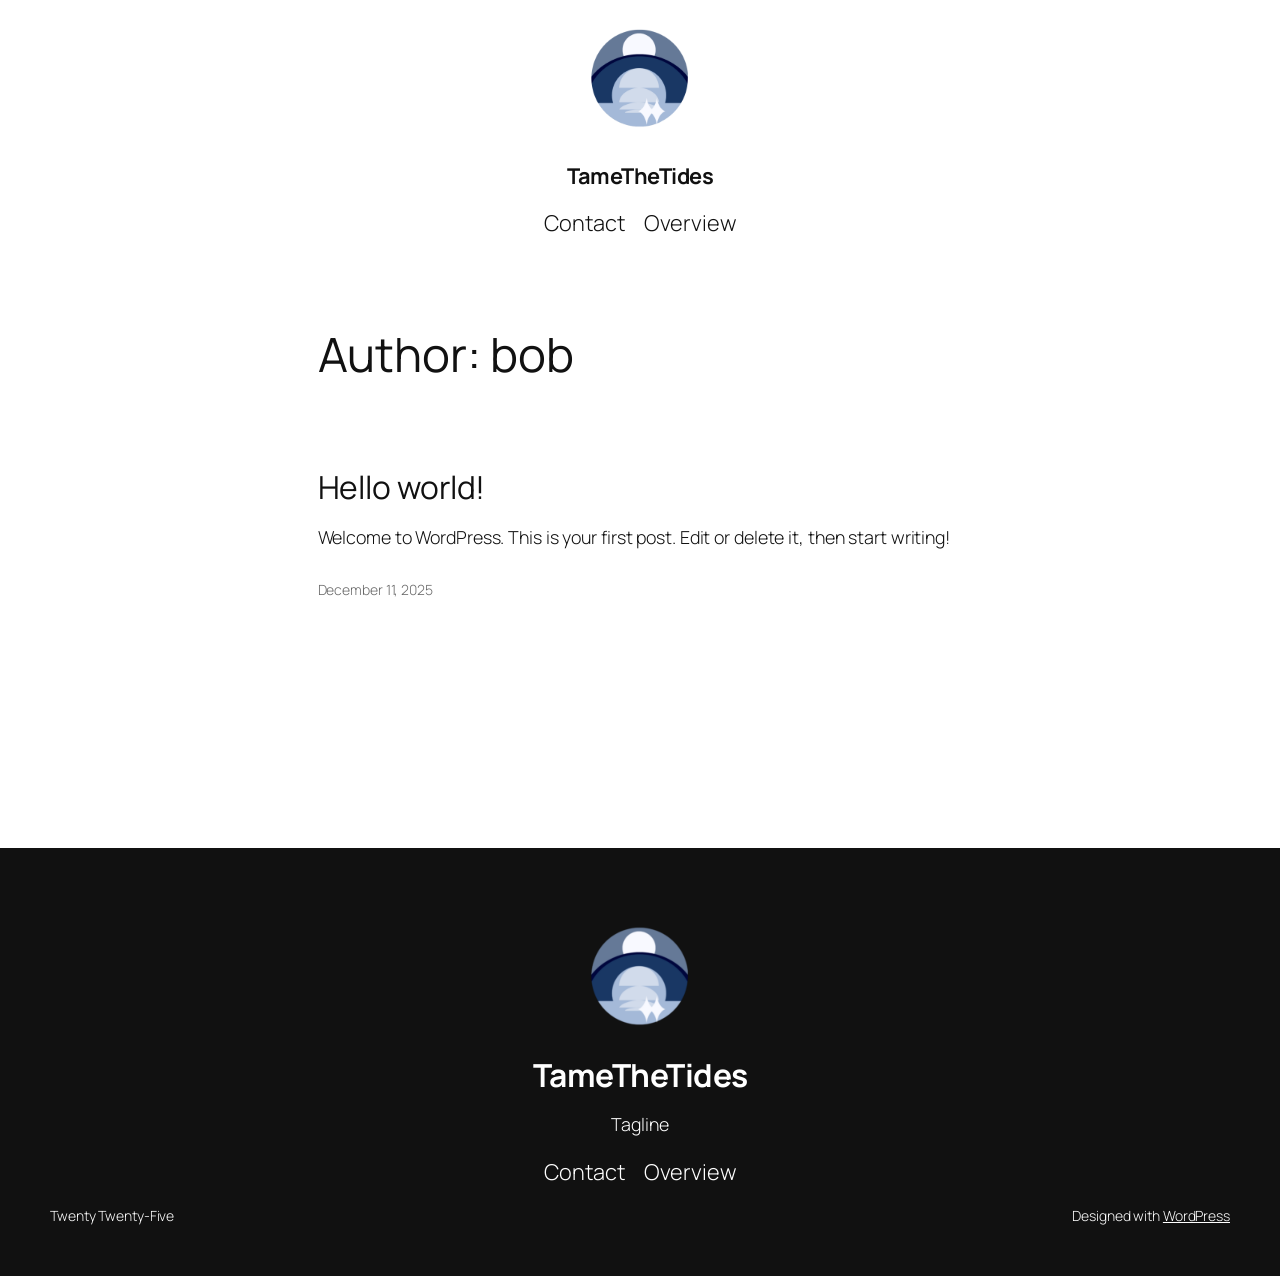
<file: author/bob/index.html>
<!DOCTYPE html>
<html lang="en-US">
<head><meta charset="UTF-8">
	
	<meta name="viewport" content="width=device-width, initial-scale=1">
<meta name="robots" content="max-image-preview:large">
<title>bob – TameTheTides</title>
<link rel="alternate" type="application/rss+xml" title="TameTheTides » Feed" href="https://protovandis.github.io/tame-the-tides/feed/">
<link rel="alternate" type="application/rss+xml" title="TameTheTides » Comments Feed" href="https://protovandis.github.io/tame-the-tides/comments/feed/">
<link rel="alternate" type="application/rss+xml" title="TameTheTides » Posts by bob Feed" href="https://protovandis.github.io/tame-the-tides/author/bob/feed/">
<style id="wp-img-auto-sizes-contain-inline-css">
img:is([sizes=auto i],[sizes^="auto," i]){contain-intrinsic-size:3000px 1500px}
/*# sourceURL=wp-img-auto-sizes-contain-inline-css */
</style>
<style id="wp-block-site-logo-inline-css">
.wp-block-site-logo{box-sizing:border-box;line-height:0}.wp-block-site-logo a{display:inline-block;line-height:0}.wp-block-site-logo.is-default-size img{height:auto;width:120px}.wp-block-site-logo img{height:auto;max-width:100%}.wp-block-site-logo a,.wp-block-site-logo img{border-radius:inherit}.wp-block-site-logo.aligncenter{margin-left:auto;margin-right:auto;text-align:center}:root :where(.wp-block-site-logo.is-style-rounded){border-radius:9999px}
/*# sourceURL=https://protovandis.github.io/tame-the-tides/wp-includes/blocks/site-logo/style.min.css */
</style>
<style id="wp-block-site-title-inline-css">
.wp-block-site-title{box-sizing:border-box}.wp-block-site-title :where(a){color:inherit;font-family:inherit;font-size:inherit;font-style:inherit;font-weight:inherit;letter-spacing:inherit;line-height:inherit;text-decoration:inherit}
/*# sourceURL=https://protovandis.github.io/tame-the-tides/wp-includes/blocks/site-title/style.min.css */
</style>
<style id="wp-block-group-inline-css">
.wp-block-group{box-sizing:border-box}:where(.wp-block-group.wp-block-group-is-layout-constrained){position:relative}
/*# sourceURL=https://protovandis.github.io/tame-the-tides/wp-includes/blocks/group/style.min.css */
</style>
<style id="wp-block-navigation-link-inline-css">
.wp-block-navigation .wp-block-navigation-item__label{overflow-wrap:break-word}.wp-block-navigation .wp-block-navigation-item__description{display:none}.link-ui-tools{outline:1px solid #f0f0f0;padding:8px}.link-ui-block-inserter{padding-top:8px}.link-ui-block-inserter__back{margin-left:8px;text-transform:uppercase}
/*# sourceURL=https://protovandis.github.io/tame-the-tides/wp-includes/blocks/navigation-link/style.min.css */
</style>
<style id="wp-block-navigation-inline-css">
.wp-block-navigation{position:relative}.wp-block-navigation ul{margin-bottom:0;margin-left:0;margin-top:0;padding-left:0}.wp-block-navigation ul,.wp-block-navigation ul li{list-style:none;padding:0}.wp-block-navigation .wp-block-navigation-item{align-items:center;background-color:inherit;display:flex;position:relative}.wp-block-navigation .wp-block-navigation-item .wp-block-navigation__submenu-container:empty{display:none}.wp-block-navigation .wp-block-navigation-item__content{display:block;z-index:1}.wp-block-navigation .wp-block-navigation-item__content.wp-block-navigation-item__content{color:inherit}.wp-block-navigation.has-text-decoration-underline .wp-block-navigation-item__content,.wp-block-navigation.has-text-decoration-underline .wp-block-navigation-item__content:active,.wp-block-navigation.has-text-decoration-underline .wp-block-navigation-item__content:focus{text-decoration:underline}.wp-block-navigation.has-text-decoration-line-through .wp-block-navigation-item__content,.wp-block-navigation.has-text-decoration-line-through .wp-block-navigation-item__content:active,.wp-block-navigation.has-text-decoration-line-through .wp-block-navigation-item__content:focus{text-decoration:line-through}.wp-block-navigation :where(a),.wp-block-navigation :where(a:active),.wp-block-navigation :where(a:focus){text-decoration:none}.wp-block-navigation .wp-block-navigation__submenu-icon{align-self:center;background-color:inherit;border:none;color:currentColor;display:inline-block;font-size:inherit;height:.6em;line-height:0;margin-left:.25em;padding:0;width:.6em}.wp-block-navigation .wp-block-navigation__submenu-icon svg{display:inline-block;stroke:currentColor;height:inherit;margin-top:.075em;width:inherit}.wp-block-navigation{--navigation-layout-justification-setting:flex-start;--navigation-layout-direction:row;--navigation-layout-wrap:wrap;--navigation-layout-justify:flex-start;--navigation-layout-align:center}.wp-block-navigation.is-vertical{--navigation-layout-direction:column;--navigation-layout-justify:initial;--navigation-layout-align:flex-start}.wp-block-navigation.no-wrap{--navigation-layout-wrap:nowrap}.wp-block-navigation.items-justified-center{--navigation-layout-justification-setting:center;--navigation-layout-justify:center}.wp-block-navigation.items-justified-center.is-vertical{--navigation-layout-align:center}.wp-block-navigation.items-justified-right{--navigation-layout-justification-setting:flex-end;--navigation-layout-justify:flex-end}.wp-block-navigation.items-justified-right.is-vertical{--navigation-layout-align:flex-end}.wp-block-navigation.items-justified-space-between{--navigation-layout-justification-setting:space-between;--navigation-layout-justify:space-between}.wp-block-navigation .has-child .wp-block-navigation__submenu-container{align-items:normal;background-color:inherit;color:inherit;display:flex;flex-direction:column;opacity:0;position:absolute;z-index:2}@media not (prefers-reduced-motion){.wp-block-navigation .has-child .wp-block-navigation__submenu-container{transition:opacity .1s linear}}.wp-block-navigation .has-child .wp-block-navigation__submenu-container{height:0;overflow:hidden;visibility:hidden;width:0}.wp-block-navigation .has-child .wp-block-navigation__submenu-container>.wp-block-navigation-item>.wp-block-navigation-item__content{display:flex;flex-grow:1;padding:.5em 1em}.wp-block-navigation .has-child .wp-block-navigation__submenu-container>.wp-block-navigation-item>.wp-block-navigation-item__content .wp-block-navigation__submenu-icon{margin-left:auto;margin-right:0}.wp-block-navigation .has-child .wp-block-navigation__submenu-container .wp-block-navigation-item__content{margin:0}.wp-block-navigation .has-child .wp-block-navigation__submenu-container{left:-1px;top:100%}@media (min-width:782px){.wp-block-navigation .has-child .wp-block-navigation__submenu-container .wp-block-navigation__submenu-container{left:100%;top:-1px}.wp-block-navigation .has-child .wp-block-navigation__submenu-container .wp-block-navigation__submenu-container:before{background:#0000;content:"";display:block;height:100%;position:absolute;right:100%;width:.5em}.wp-block-navigation .has-child .wp-block-navigation__submenu-container .wp-block-navigation__submenu-icon{margin-right:.25em}.wp-block-navigation .has-child .wp-block-navigation__submenu-container .wp-block-navigation__submenu-icon svg{transform:rotate(-90deg)}}.wp-block-navigation .has-child .wp-block-navigation-submenu__toggle[aria-expanded=true]~.wp-block-navigation__submenu-container,.wp-block-navigation .has-child:not(.open-on-click):hover>.wp-block-navigation__submenu-container,.wp-block-navigation .has-child:not(.open-on-click):not(.open-on-hover-click):focus-within>.wp-block-navigation__submenu-container{height:auto;min-width:200px;opacity:1;overflow:visible;visibility:visible;width:auto}.wp-block-navigation.has-background .has-child .wp-block-navigation__submenu-container{left:0;top:100%}@media (min-width:782px){.wp-block-navigation.has-background .has-child .wp-block-navigation__submenu-container .wp-block-navigation__submenu-container{left:100%;top:0}}.wp-block-navigation-submenu{display:flex;position:relative}.wp-block-navigation-submenu .wp-block-navigation__submenu-icon svg{stroke:currentColor}button.wp-block-navigation-item__content{background-color:initial;border:none;color:currentColor;font-family:inherit;font-size:inherit;font-style:inherit;font-weight:inherit;letter-spacing:inherit;line-height:inherit;text-align:left;text-transform:inherit}.wp-block-navigation-submenu__toggle{cursor:pointer}.wp-block-navigation-submenu__toggle[aria-expanded=true]+.wp-block-navigation__submenu-icon>svg,.wp-block-navigation-submenu__toggle[aria-expanded=true]>svg{transform:rotate(180deg)}.wp-block-navigation-item.open-on-click .wp-block-navigation-submenu__toggle{padding-left:0;padding-right:.85em}.wp-block-navigation-item.open-on-click .wp-block-navigation-submenu__toggle+.wp-block-navigation__submenu-icon{margin-left:-.6em;pointer-events:none}.wp-block-navigation-item.open-on-click button.wp-block-navigation-item__content:not(.wp-block-navigation-submenu__toggle){padding:0}.wp-block-navigation .wp-block-page-list,.wp-block-navigation__container,.wp-block-navigation__responsive-close,.wp-block-navigation__responsive-container,.wp-block-navigation__responsive-container-content,.wp-block-navigation__responsive-dialog{gap:inherit}:where(.wp-block-navigation.has-background .wp-block-navigation-item a:not(.wp-element-button)),:where(.wp-block-navigation.has-background .wp-block-navigation-submenu a:not(.wp-element-button)){padding:.5em 1em}:where(.wp-block-navigation .wp-block-navigation__submenu-container .wp-block-navigation-item a:not(.wp-element-button)),:where(.wp-block-navigation .wp-block-navigation__submenu-container .wp-block-navigation-submenu a:not(.wp-element-button)),:where(.wp-block-navigation .wp-block-navigation__submenu-container .wp-block-navigation-submenu button.wp-block-navigation-item__content),:where(.wp-block-navigation .wp-block-navigation__submenu-container .wp-block-pages-list__item button.wp-block-navigation-item__content){padding:.5em 1em}.wp-block-navigation.items-justified-right .wp-block-navigation__container .has-child .wp-block-navigation__submenu-container,.wp-block-navigation.items-justified-right .wp-block-page-list>.has-child .wp-block-navigation__submenu-container,.wp-block-navigation.items-justified-space-between .wp-block-page-list>.has-child:last-child .wp-block-navigation__submenu-container,.wp-block-navigation.items-justified-space-between>.wp-block-navigation__container>.has-child:last-child .wp-block-navigation__submenu-container{left:auto;right:0}.wp-block-navigation.items-justified-right .wp-block-navigation__container .has-child .wp-block-navigation__submenu-container .wp-block-navigation__submenu-container,.wp-block-navigation.items-justified-right .wp-block-page-list>.has-child .wp-block-navigation__submenu-container .wp-block-navigation__submenu-container,.wp-block-navigation.items-justified-space-between .wp-block-page-list>.has-child:last-child .wp-block-navigation__submenu-container .wp-block-navigation__submenu-container,.wp-block-navigation.items-justified-space-between>.wp-block-navigation__container>.has-child:last-child .wp-block-navigation__submenu-container .wp-block-navigation__submenu-container{left:-1px;right:-1px}@media (min-width:782px){.wp-block-navigation.items-justified-right .wp-block-navigation__container .has-child .wp-block-navigation__submenu-container .wp-block-navigation__submenu-container,.wp-block-navigation.items-justified-right .wp-block-page-list>.has-child .wp-block-navigation__submenu-container .wp-block-navigation__submenu-container,.wp-block-navigation.items-justified-space-between .wp-block-page-list>.has-child:last-child .wp-block-navigation__submenu-container .wp-block-navigation__submenu-container,.wp-block-navigation.items-justified-space-between>.wp-block-navigation__container>.has-child:last-child .wp-block-navigation__submenu-container .wp-block-navigation__submenu-container{left:auto;right:100%}}.wp-block-navigation:not(.has-background) .wp-block-navigation__submenu-container{background-color:#fff;border:1px solid #00000026}.wp-block-navigation.has-background .wp-block-navigation__submenu-container{background-color:inherit}.wp-block-navigation:not(.has-text-color) .wp-block-navigation__submenu-container{color:#000}.wp-block-navigation__container{align-items:var(--navigation-layout-align,initial);display:flex;flex-direction:var(--navigation-layout-direction,initial);flex-wrap:var(--navigation-layout-wrap,wrap);justify-content:var(--navigation-layout-justify,initial);list-style:none;margin:0;padding-left:0}.wp-block-navigation__container .is-responsive{display:none}.wp-block-navigation__container:only-child,.wp-block-page-list:only-child{flex-grow:1}@keyframes overlay-menu__fade-in-animation{0%{opacity:0;transform:translateY(.5em)}to{opacity:1;transform:translateY(0)}}.wp-block-navigation__responsive-container{bottom:0;display:none;left:0;position:fixed;right:0;top:0}.wp-block-navigation__responsive-container :where(.wp-block-navigation-item a){color:inherit}.wp-block-navigation__responsive-container .wp-block-navigation__responsive-container-content{align-items:var(--navigation-layout-align,initial);display:flex;flex-direction:var(--navigation-layout-direction,initial);flex-wrap:var(--navigation-layout-wrap,wrap);justify-content:var(--navigation-layout-justify,initial)}.wp-block-navigation__responsive-container:not(.is-menu-open.is-menu-open){background-color:inherit!important;color:inherit!important}.wp-block-navigation__responsive-container.is-menu-open{background-color:inherit;display:flex;flex-direction:column}@media not (prefers-reduced-motion){.wp-block-navigation__responsive-container.is-menu-open{animation:overlay-menu__fade-in-animation .1s ease-out;animation-fill-mode:forwards}}.wp-block-navigation__responsive-container.is-menu-open{overflow:auto;padding:clamp(1rem,var(--wp--style--root--padding-top),20rem) clamp(1rem,var(--wp--style--root--padding-right),20rem) clamp(1rem,var(--wp--style--root--padding-bottom),20rem) clamp(1rem,var(--wp--style--root--padding-left),20rem);z-index:100000}.wp-block-navigation__responsive-container.is-menu-open .wp-block-navigation__responsive-container-content{align-items:var(--navigation-layout-justification-setting,inherit);display:flex;flex-direction:column;flex-wrap:nowrap;overflow:visible;padding-top:calc(2rem + 24px)}.wp-block-navigation__responsive-container.is-menu-open .wp-block-navigation__responsive-container-content,.wp-block-navigation__responsive-container.is-menu-open .wp-block-navigation__responsive-container-content .wp-block-navigation__container,.wp-block-navigation__responsive-container.is-menu-open .wp-block-navigation__responsive-container-content .wp-block-page-list{justify-content:flex-start}.wp-block-navigation__responsive-container.is-menu-open .wp-block-navigation__responsive-container-content .wp-block-navigation__submenu-icon{display:none}.wp-block-navigation__responsive-container.is-menu-open .wp-block-navigation__responsive-container-content .has-child .wp-block-navigation__submenu-container{border:none;height:auto;min-width:200px;opacity:1;overflow:initial;padding-left:2rem;padding-right:2rem;position:static;visibility:visible;width:auto}.wp-block-navigation__responsive-container.is-menu-open .wp-block-navigation__responsive-container-content .wp-block-navigation__container,.wp-block-navigation__responsive-container.is-menu-open .wp-block-navigation__responsive-container-content .wp-block-navigation__submenu-container{gap:inherit}.wp-block-navigation__responsive-container.is-menu-open .wp-block-navigation__responsive-container-content .wp-block-navigation__submenu-container{padding-top:var(--wp--style--block-gap,2em)}.wp-block-navigation__responsive-container.is-menu-open .wp-block-navigation__responsive-container-content .wp-block-navigation-item__content{padding:0}.wp-block-navigation__responsive-container.is-menu-open .wp-block-navigation__responsive-container-content .wp-block-navigation-item,.wp-block-navigation__responsive-container.is-menu-open .wp-block-navigation__responsive-container-content .wp-block-navigation__container,.wp-block-navigation__responsive-container.is-menu-open .wp-block-navigation__responsive-container-content .wp-block-page-list{align-items:var(--navigation-layout-justification-setting,initial);display:flex;flex-direction:column}.wp-block-navigation__responsive-container.is-menu-open .wp-block-navigation-item,.wp-block-navigation__responsive-container.is-menu-open .wp-block-navigation-item .wp-block-navigation__submenu-container,.wp-block-navigation__responsive-container.is-menu-open .wp-block-navigation__container,.wp-block-navigation__responsive-container.is-menu-open .wp-block-page-list{background:#0000!important;color:inherit!important}.wp-block-navigation__responsive-container.is-menu-open .wp-block-navigation__submenu-container.wp-block-navigation__submenu-container.wp-block-navigation__submenu-container.wp-block-navigation__submenu-container{left:auto;right:auto}@media (min-width:600px){.wp-block-navigation__responsive-container:not(.hidden-by-default):not(.is-menu-open){background-color:inherit;display:block;position:relative;width:100%;z-index:auto}.wp-block-navigation__responsive-container:not(.hidden-by-default):not(.is-menu-open) .wp-block-navigation__responsive-container-close{display:none}.wp-block-navigation__responsive-container.is-menu-open .wp-block-navigation__submenu-container.wp-block-navigation__submenu-container.wp-block-navigation__submenu-container.wp-block-navigation__submenu-container{left:0}}.wp-block-navigation:not(.has-background) .wp-block-navigation__responsive-container.is-menu-open{background-color:#fff}.wp-block-navigation:not(.has-text-color) .wp-block-navigation__responsive-container.is-menu-open{color:#000}.wp-block-navigation__toggle_button_label{font-size:1rem;font-weight:700}.wp-block-navigation__responsive-container-close,.wp-block-navigation__responsive-container-open{background:#0000;border:none;color:currentColor;cursor:pointer;margin:0;padding:0;text-transform:inherit;vertical-align:middle}.wp-block-navigation__responsive-container-close svg,.wp-block-navigation__responsive-container-open svg{fill:currentColor;display:block;height:24px;pointer-events:none;width:24px}.wp-block-navigation__responsive-container-open{display:flex}.wp-block-navigation__responsive-container-open.wp-block-navigation__responsive-container-open.wp-block-navigation__responsive-container-open{font-family:inherit;font-size:inherit;font-weight:inherit}@media (min-width:600px){.wp-block-navigation__responsive-container-open:not(.always-shown){display:none}}.wp-block-navigation__responsive-container-close{position:absolute;right:0;top:0;z-index:2}.wp-block-navigation__responsive-container-close.wp-block-navigation__responsive-container-close.wp-block-navigation__responsive-container-close{font-family:inherit;font-size:inherit;font-weight:inherit}.wp-block-navigation__responsive-close{width:100%}.has-modal-open .wp-block-navigation__responsive-close{margin-left:auto;margin-right:auto;max-width:var(--wp--style--global--wide-size,100%)}.wp-block-navigation__responsive-close:focus{outline:none}.is-menu-open .wp-block-navigation__responsive-close,.is-menu-open .wp-block-navigation__responsive-container-content,.is-menu-open .wp-block-navigation__responsive-dialog{box-sizing:border-box}.wp-block-navigation__responsive-dialog{position:relative}.has-modal-open .admin-bar .is-menu-open .wp-block-navigation__responsive-dialog{margin-top:46px}@media (min-width:782px){.has-modal-open .admin-bar .is-menu-open .wp-block-navigation__responsive-dialog{margin-top:32px}}html.has-modal-open{overflow:hidden}
/*# sourceURL=https://protovandis.github.io/tame-the-tides/wp-includes/blocks/navigation/style.min.css */
</style>
<style id="wp-block-query-title-inline-css">
.wp-block-query-title{box-sizing:border-box}
/*# sourceURL=https://protovandis.github.io/tame-the-tides/wp-includes/blocks/query-title/style.min.css */
</style>
<style id="wp-block-post-title-inline-css">
.wp-block-post-title{box-sizing:border-box;word-break:break-word}.wp-block-post-title :where(a){display:inline-block;font-family:inherit;font-size:inherit;font-style:inherit;font-weight:inherit;letter-spacing:inherit;line-height:inherit;text-decoration:inherit}
/*# sourceURL=https://protovandis.github.io/tame-the-tides/wp-includes/blocks/post-title/style.min.css */
</style>
<style id="wp-block-paragraph-inline-css">
.is-small-text{font-size:.875em}.is-regular-text{font-size:1em}.is-large-text{font-size:2.25em}.is-larger-text{font-size:3em}.has-drop-cap:not(:focus):first-letter{float:left;font-size:8.4em;font-style:normal;font-weight:100;line-height:.68;margin:.05em .1em 0 0;text-transform:uppercase}body.rtl .has-drop-cap:not(:focus):first-letter{float:none;margin-left:.1em}p.has-drop-cap.has-background{overflow:hidden}:root :where(p.has-background){padding:1.25em 2.375em}:where(p.has-text-color:not(.has-link-color)) a{color:inherit}p.has-text-align-left[style*="writing-mode:vertical-lr"],p.has-text-align-right[style*="writing-mode:vertical-rl"]{rotate:180deg}
/*# sourceURL=https://protovandis.github.io/tame-the-tides/wp-includes/blocks/paragraph/style.min.css */
</style>
<style id="wp-block-post-content-inline-css">
.wp-block-post-content{display:flow-root}
/*# sourceURL=https://protovandis.github.io/tame-the-tides/wp-includes/blocks/post-content/style.min.css */
</style>
<style id="wp-block-post-date-inline-css">
.wp-block-post-date{box-sizing:border-box}
/*# sourceURL=https://protovandis.github.io/tame-the-tides/wp-includes/blocks/post-date/style.min.css */
</style>
<style id="wp-block-post-template-inline-css">
.wp-block-post-template{box-sizing:border-box;list-style:none;margin-bottom:0;margin-top:0;max-width:100%;padding:0}.wp-block-post-template.is-flex-container{display:flex;flex-direction:row;flex-wrap:wrap;gap:1.25em}.wp-block-post-template.is-flex-container>li{margin:0;width:100%}@media (min-width:600px){.wp-block-post-template.is-flex-container.is-flex-container.columns-2>li{width:calc(50% - .625em)}.wp-block-post-template.is-flex-container.is-flex-container.columns-3>li{width:calc(33.33333% - .83333em)}.wp-block-post-template.is-flex-container.is-flex-container.columns-4>li{width:calc(25% - .9375em)}.wp-block-post-template.is-flex-container.is-flex-container.columns-5>li{width:calc(20% - 1em)}.wp-block-post-template.is-flex-container.is-flex-container.columns-6>li{width:calc(16.66667% - 1.04167em)}}@media (max-width:600px){.wp-block-post-template-is-layout-grid.wp-block-post-template-is-layout-grid.wp-block-post-template-is-layout-grid.wp-block-post-template-is-layout-grid{grid-template-columns:1fr}}.wp-block-post-template-is-layout-constrained>li>.alignright,.wp-block-post-template-is-layout-flow>li>.alignright{float:right;margin-inline-end:0;margin-inline-start:2em}.wp-block-post-template-is-layout-constrained>li>.alignleft,.wp-block-post-template-is-layout-flow>li>.alignleft{float:left;margin-inline-end:2em;margin-inline-start:0}.wp-block-post-template-is-layout-constrained>li>.aligncenter,.wp-block-post-template-is-layout-flow>li>.aligncenter{margin-inline-end:auto;margin-inline-start:auto}
/*# sourceURL=https://protovandis.github.io/tame-the-tides/wp-includes/blocks/post-template/style.min.css */
</style>
<style id="wp-block-site-tagline-inline-css">
.wp-block-site-tagline{box-sizing:border-box}
/*# sourceURL=https://protovandis.github.io/tame-the-tides/wp-includes/blocks/site-tagline/style.min.css */
</style>
<style id="wp-block-columns-inline-css">
.wp-block-columns{box-sizing:border-box;display:flex;flex-wrap:wrap!important}@media (min-width:782px){.wp-block-columns{flex-wrap:nowrap!important}}.wp-block-columns{align-items:normal!important}.wp-block-columns.are-vertically-aligned-top{align-items:flex-start}.wp-block-columns.are-vertically-aligned-center{align-items:center}.wp-block-columns.are-vertically-aligned-bottom{align-items:flex-end}@media (max-width:781px){.wp-block-columns:not(.is-not-stacked-on-mobile)>.wp-block-column{flex-basis:100%!important}}@media (min-width:782px){.wp-block-columns:not(.is-not-stacked-on-mobile)>.wp-block-column{flex-basis:0;flex-grow:1}.wp-block-columns:not(.is-not-stacked-on-mobile)>.wp-block-column[style*=flex-basis]{flex-grow:0}}.wp-block-columns.is-not-stacked-on-mobile{flex-wrap:nowrap!important}.wp-block-columns.is-not-stacked-on-mobile>.wp-block-column{flex-basis:0;flex-grow:1}.wp-block-columns.is-not-stacked-on-mobile>.wp-block-column[style*=flex-basis]{flex-grow:0}:where(.wp-block-columns){margin-bottom:1.75em}:where(.wp-block-columns.has-background){padding:1.25em 2.375em}.wp-block-column{flex-grow:1;min-width:0;overflow-wrap:break-word;word-break:break-word}.wp-block-column.is-vertically-aligned-top{align-self:flex-start}.wp-block-column.is-vertically-aligned-center{align-self:center}.wp-block-column.is-vertically-aligned-bottom{align-self:flex-end}.wp-block-column.is-vertically-aligned-stretch{align-self:stretch}.wp-block-column.is-vertically-aligned-bottom,.wp-block-column.is-vertically-aligned-center,.wp-block-column.is-vertically-aligned-top{width:100%}
/*# sourceURL=https://protovandis.github.io/tame-the-tides/wp-includes/blocks/columns/style.min.css */
</style>
<style id="wp-emoji-styles-inline-css">

	img.wp-smiley, img.emoji {
		display: inline !important;
		border: none !important;
		box-shadow: none !important;
		height: 1em !important;
		width: 1em !important;
		margin: 0 0.07em !important;
		vertical-align: -0.1em !important;
		background: none !important;
		padding: 0 !important;
	}
/*# sourceURL=wp-emoji-styles-inline-css */
</style>
<style id="wp-block-library-inline-css">
:root{--wp-block-synced-color:#7a00df;--wp-block-synced-color--rgb:122,0,223;--wp-bound-block-color:var(--wp-block-synced-color);--wp-editor-canvas-background:#ddd;--wp-admin-theme-color:#007cba;--wp-admin-theme-color--rgb:0,124,186;--wp-admin-theme-color-darker-10:#006ba1;--wp-admin-theme-color-darker-10--rgb:0,107,160.5;--wp-admin-theme-color-darker-20:#005a87;--wp-admin-theme-color-darker-20--rgb:0,90,135;--wp-admin-border-width-focus:2px}@media (min-resolution:192dpi){:root{--wp-admin-border-width-focus:1.5px}}.wp-element-button{cursor:pointer}:root .has-very-light-gray-background-color{background-color:#eee}:root .has-very-dark-gray-background-color{background-color:#313131}:root .has-very-light-gray-color{color:#eee}:root .has-very-dark-gray-color{color:#313131}:root .has-vivid-green-cyan-to-vivid-cyan-blue-gradient-background{background:linear-gradient(135deg,#00d084,#0693e3)}:root .has-purple-crush-gradient-background{background:linear-gradient(135deg,#34e2e4,#4721fb 50%,#ab1dfe)}:root .has-hazy-dawn-gradient-background{background:linear-gradient(135deg,#faaca8,#dad0ec)}:root .has-subdued-olive-gradient-background{background:linear-gradient(135deg,#fafae1,#67a671)}:root .has-atomic-cream-gradient-background{background:linear-gradient(135deg,#fdd79a,#004a59)}:root .has-nightshade-gradient-background{background:linear-gradient(135deg,#330968,#31cdcf)}:root .has-midnight-gradient-background{background:linear-gradient(135deg,#020381,#2874fc)}:root{--wp--preset--font-size--normal:16px;--wp--preset--font-size--huge:42px}.has-regular-font-size{font-size:1em}.has-larger-font-size{font-size:2.625em}.has-normal-font-size{font-size:var(--wp--preset--font-size--normal)}.has-huge-font-size{font-size:var(--wp--preset--font-size--huge)}.has-text-align-center{text-align:center}.has-text-align-left{text-align:left}.has-text-align-right{text-align:right}.has-fit-text{white-space:nowrap!important}#end-resizable-editor-section{display:none}.aligncenter{clear:both}.items-justified-left{justify-content:flex-start}.items-justified-center{justify-content:center}.items-justified-right{justify-content:flex-end}.items-justified-space-between{justify-content:space-between}.screen-reader-text{border:0;clip-path:inset(50%);height:1px;margin:-1px;overflow:hidden;padding:0;position:absolute;width:1px;word-wrap:normal!important}.screen-reader-text:focus{background-color:#ddd;clip-path:none;color:#444;display:block;font-size:1em;height:auto;left:5px;line-height:normal;padding:15px 23px 14px;text-decoration:none;top:5px;width:auto;z-index:100000}html :where(.has-border-color){border-style:solid}html :where([style*=border-top-color]){border-top-style:solid}html :where([style*=border-right-color]){border-right-style:solid}html :where([style*=border-bottom-color]){border-bottom-style:solid}html :where([style*=border-left-color]){border-left-style:solid}html :where([style*=border-width]){border-style:solid}html :where([style*=border-top-width]){border-top-style:solid}html :where([style*=border-right-width]){border-right-style:solid}html :where([style*=border-bottom-width]){border-bottom-style:solid}html :where([style*=border-left-width]){border-left-style:solid}html :where(img[class*=wp-image-]){height:auto;max-width:100%}:where(figure){margin:0 0 1em}html :where(.is-position-sticky){--wp-admin--admin-bar--position-offset:var(--wp-admin--admin-bar--height,0px)}@media screen and (max-width:600px){html :where(.is-position-sticky){--wp-admin--admin-bar--position-offset:0px}}
/*# sourceURL=/wp-includes/css/dist/block-library/common.min.css */
</style>
<style id="global-styles-inline-css">
:root{--wp--preset--aspect-ratio--square: 1;--wp--preset--aspect-ratio--4-3: 4/3;--wp--preset--aspect-ratio--3-4: 3/4;--wp--preset--aspect-ratio--3-2: 3/2;--wp--preset--aspect-ratio--2-3: 2/3;--wp--preset--aspect-ratio--16-9: 16/9;--wp--preset--aspect-ratio--9-16: 9/16;--wp--preset--color--black: #000000;--wp--preset--color--cyan-bluish-gray: #abb8c3;--wp--preset--color--white: #ffffff;--wp--preset--color--pale-pink: #f78da7;--wp--preset--color--vivid-red: #cf2e2e;--wp--preset--color--luminous-vivid-orange: #ff6900;--wp--preset--color--luminous-vivid-amber: #fcb900;--wp--preset--color--light-green-cyan: #7bdcb5;--wp--preset--color--vivid-green-cyan: #00d084;--wp--preset--color--pale-cyan-blue: #8ed1fc;--wp--preset--color--vivid-cyan-blue: #0693e3;--wp--preset--color--vivid-purple: #9b51e0;--wp--preset--color--base: #FFFFFF;--wp--preset--color--contrast: #111111;--wp--preset--color--accent-1: #FFEE58;--wp--preset--color--accent-2: #F6CFF4;--wp--preset--color--accent-3: #503AA8;--wp--preset--color--accent-4: #686868;--wp--preset--color--accent-5: #FBFAF3;--wp--preset--color--accent-6: color-mix(in srgb, currentColor 20%, transparent);--wp--preset--gradient--vivid-cyan-blue-to-vivid-purple: linear-gradient(135deg,rgb(6,147,227) 0%,rgb(155,81,224) 100%);--wp--preset--gradient--light-green-cyan-to-vivid-green-cyan: linear-gradient(135deg,rgb(122,220,180) 0%,rgb(0,208,130) 100%);--wp--preset--gradient--luminous-vivid-amber-to-luminous-vivid-orange: linear-gradient(135deg,rgb(252,185,0) 0%,rgb(255,105,0) 100%);--wp--preset--gradient--luminous-vivid-orange-to-vivid-red: linear-gradient(135deg,rgb(255,105,0) 0%,rgb(207,46,46) 100%);--wp--preset--gradient--very-light-gray-to-cyan-bluish-gray: linear-gradient(135deg,rgb(238,238,238) 0%,rgb(169,184,195) 100%);--wp--preset--gradient--cool-to-warm-spectrum: linear-gradient(135deg,rgb(74,234,220) 0%,rgb(151,120,209) 20%,rgb(207,42,186) 40%,rgb(238,44,130) 60%,rgb(251,105,98) 80%,rgb(254,248,76) 100%);--wp--preset--gradient--blush-light-purple: linear-gradient(135deg,rgb(255,206,236) 0%,rgb(152,150,240) 100%);--wp--preset--gradient--blush-bordeaux: linear-gradient(135deg,rgb(254,205,165) 0%,rgb(254,45,45) 50%,rgb(107,0,62) 100%);--wp--preset--gradient--luminous-dusk: linear-gradient(135deg,rgb(255,203,112) 0%,rgb(199,81,192) 50%,rgb(65,88,208) 100%);--wp--preset--gradient--pale-ocean: linear-gradient(135deg,rgb(255,245,203) 0%,rgb(182,227,212) 50%,rgb(51,167,181) 100%);--wp--preset--gradient--electric-grass: linear-gradient(135deg,rgb(202,248,128) 0%,rgb(113,206,126) 100%);--wp--preset--gradient--midnight: linear-gradient(135deg,rgb(2,3,129) 0%,rgb(40,116,252) 100%);--wp--preset--font-size--small: 0.875rem;--wp--preset--font-size--medium: clamp(1rem, 1rem + ((1vw - 0.2rem) * 0.196), 1.125rem);--wp--preset--font-size--large: clamp(1.125rem, 1.125rem + ((1vw - 0.2rem) * 0.392), 1.375rem);--wp--preset--font-size--x-large: clamp(1.75rem, 1.75rem + ((1vw - 0.2rem) * 0.392), 2rem);--wp--preset--font-size--xx-large: clamp(2.15rem, 2.15rem + ((1vw - 0.2rem) * 1.333), 3rem);--wp--preset--font-family--manrope: Manrope, sans-serif;--wp--preset--font-family--fira-code: "Fira Code", monospace;--wp--preset--spacing--20: 10px;--wp--preset--spacing--30: 20px;--wp--preset--spacing--40: 30px;--wp--preset--spacing--50: clamp(30px, 5vw, 50px);--wp--preset--spacing--60: clamp(30px, 7vw, 70px);--wp--preset--spacing--70: clamp(50px, 7vw, 90px);--wp--preset--spacing--80: clamp(70px, 10vw, 140px);--wp--preset--shadow--natural: 6px 6px 9px rgba(0, 0, 0, 0.2);--wp--preset--shadow--deep: 12px 12px 50px rgba(0, 0, 0, 0.4);--wp--preset--shadow--sharp: 6px 6px 0px rgba(0, 0, 0, 0.2);--wp--preset--shadow--outlined: 6px 6px 0px -3px rgb(255, 255, 255), 6px 6px rgb(0, 0, 0);--wp--preset--shadow--crisp: 6px 6px 0px rgb(0, 0, 0);}:root { --wp--style--global--content-size: 645px;--wp--style--global--wide-size: 1340px; }:where(body) { margin: 0; }.wp-site-blocks { padding-top: var(--wp--style--root--padding-top); padding-bottom: var(--wp--style--root--padding-bottom); }.has-global-padding { padding-right: var(--wp--style--root--padding-right); padding-left: var(--wp--style--root--padding-left); }.has-global-padding > .alignfull { margin-right: calc(var(--wp--style--root--padding-right) * -1); margin-left: calc(var(--wp--style--root--padding-left) * -1); }.has-global-padding :where(:not(.alignfull.is-layout-flow) > .has-global-padding:not(.wp-block-block, .alignfull)) { padding-right: 0; padding-left: 0; }.has-global-padding :where(:not(.alignfull.is-layout-flow) > .has-global-padding:not(.wp-block-block, .alignfull)) > .alignfull { margin-left: 0; margin-right: 0; }.wp-site-blocks > .alignleft { float: left; margin-right: 2em; }.wp-site-blocks > .alignright { float: right; margin-left: 2em; }.wp-site-blocks > .aligncenter { justify-content: center; margin-left: auto; margin-right: auto; }:where(.wp-site-blocks) > * { margin-block-start: 1.2rem; margin-block-end: 0; }:where(.wp-site-blocks) > :first-child { margin-block-start: 0; }:where(.wp-site-blocks) > :last-child { margin-block-end: 0; }:root { --wp--style--block-gap: 1.2rem; }:root :where(.is-layout-flow) > :first-child{margin-block-start: 0;}:root :where(.is-layout-flow) > :last-child{margin-block-end: 0;}:root :where(.is-layout-flow) > *{margin-block-start: 1.2rem;margin-block-end: 0;}:root :where(.is-layout-constrained) > :first-child{margin-block-start: 0;}:root :where(.is-layout-constrained) > :last-child{margin-block-end: 0;}:root :where(.is-layout-constrained) > *{margin-block-start: 1.2rem;margin-block-end: 0;}:root :where(.is-layout-flex){gap: 1.2rem;}:root :where(.is-layout-grid){gap: 1.2rem;}.is-layout-flow > .alignleft{float: left;margin-inline-start: 0;margin-inline-end: 2em;}.is-layout-flow > .alignright{float: right;margin-inline-start: 2em;margin-inline-end: 0;}.is-layout-flow > .aligncenter{margin-left: auto !important;margin-right: auto !important;}.is-layout-constrained > .alignleft{float: left;margin-inline-start: 0;margin-inline-end: 2em;}.is-layout-constrained > .alignright{float: right;margin-inline-start: 2em;margin-inline-end: 0;}.is-layout-constrained > .aligncenter{margin-left: auto !important;margin-right: auto !important;}.is-layout-constrained > :where(:not(.alignleft):not(.alignright):not(.alignfull)){max-width: var(--wp--style--global--content-size);margin-left: auto !important;margin-right: auto !important;}.is-layout-constrained > .alignwide{max-width: var(--wp--style--global--wide-size);}body .is-layout-flex{display: flex;}.is-layout-flex{flex-wrap: wrap;align-items: center;}.is-layout-flex > :is(*, div){margin: 0;}body .is-layout-grid{display: grid;}.is-layout-grid > :is(*, div){margin: 0;}body{background-color: var(--wp--preset--color--base);color: var(--wp--preset--color--contrast);font-family: var(--wp--preset--font-family--manrope);font-size: var(--wp--preset--font-size--large);font-weight: 300;letter-spacing: -0.1px;line-height: 1.4;--wp--style--root--padding-top: 0px;--wp--style--root--padding-right: var(--wp--preset--spacing--50);--wp--style--root--padding-bottom: 0px;--wp--style--root--padding-left: var(--wp--preset--spacing--50);}a:where(:not(.wp-element-button)){color: currentColor;text-decoration: underline;}:root :where(a:where(:not(.wp-element-button)):hover){text-decoration: none;}h1, h2, h3, h4, h5, h6{font-weight: 400;letter-spacing: -0.1px;line-height: 1.125;}h1{font-size: var(--wp--preset--font-size--xx-large);}h2{font-size: var(--wp--preset--font-size--x-large);}h3{font-size: var(--wp--preset--font-size--large);}h4{font-size: var(--wp--preset--font-size--medium);}h5{font-size: var(--wp--preset--font-size--small);letter-spacing: 0.5px;}h6{font-size: var(--wp--preset--font-size--small);font-weight: 700;letter-spacing: 1.4px;text-transform: uppercase;}:root :where(.wp-element-button, .wp-block-button__link){background-color: var(--wp--preset--color--contrast);border-width: 0;color: var(--wp--preset--color--base);font-family: inherit;font-size: var(--wp--preset--font-size--medium);font-style: inherit;font-weight: inherit;letter-spacing: inherit;line-height: inherit;padding-top: 1rem;padding-right: 2.25rem;padding-bottom: 1rem;padding-left: 2.25rem;text-decoration: none;text-transform: inherit;}:root :where(.wp-element-button:hover, .wp-block-button__link:hover){background-color: color-mix(in srgb, var(--wp--preset--color--contrast) 85%, transparent);border-color: transparent;color: var(--wp--preset--color--base);}:root :where(.wp-element-button:focus, .wp-block-button__link:focus){outline-color: var(--wp--preset--color--accent-4);outline-offset: 2px;}:root :where(.wp-element-caption, .wp-block-audio figcaption, .wp-block-embed figcaption, .wp-block-gallery figcaption, .wp-block-image figcaption, .wp-block-table figcaption, .wp-block-video figcaption){font-size: var(--wp--preset--font-size--small);line-height: 1.4;}.has-black-color{color: var(--wp--preset--color--black) !important;}.has-cyan-bluish-gray-color{color: var(--wp--preset--color--cyan-bluish-gray) !important;}.has-white-color{color: var(--wp--preset--color--white) !important;}.has-pale-pink-color{color: var(--wp--preset--color--pale-pink) !important;}.has-vivid-red-color{color: var(--wp--preset--color--vivid-red) !important;}.has-luminous-vivid-orange-color{color: var(--wp--preset--color--luminous-vivid-orange) !important;}.has-luminous-vivid-amber-color{color: var(--wp--preset--color--luminous-vivid-amber) !important;}.has-light-green-cyan-color{color: var(--wp--preset--color--light-green-cyan) !important;}.has-vivid-green-cyan-color{color: var(--wp--preset--color--vivid-green-cyan) !important;}.has-pale-cyan-blue-color{color: var(--wp--preset--color--pale-cyan-blue) !important;}.has-vivid-cyan-blue-color{color: var(--wp--preset--color--vivid-cyan-blue) !important;}.has-vivid-purple-color{color: var(--wp--preset--color--vivid-purple) !important;}.has-base-color{color: var(--wp--preset--color--base) !important;}.has-contrast-color{color: var(--wp--preset--color--contrast) !important;}.has-accent-1-color{color: var(--wp--preset--color--accent-1) !important;}.has-accent-2-color{color: var(--wp--preset--color--accent-2) !important;}.has-accent-3-color{color: var(--wp--preset--color--accent-3) !important;}.has-accent-4-color{color: var(--wp--preset--color--accent-4) !important;}.has-accent-5-color{color: var(--wp--preset--color--accent-5) !important;}.has-accent-6-color{color: var(--wp--preset--color--accent-6) !important;}.has-black-background-color{background-color: var(--wp--preset--color--black) !important;}.has-cyan-bluish-gray-background-color{background-color: var(--wp--preset--color--cyan-bluish-gray) !important;}.has-white-background-color{background-color: var(--wp--preset--color--white) !important;}.has-pale-pink-background-color{background-color: var(--wp--preset--color--pale-pink) !important;}.has-vivid-red-background-color{background-color: var(--wp--preset--color--vivid-red) !important;}.has-luminous-vivid-orange-background-color{background-color: var(--wp--preset--color--luminous-vivid-orange) !important;}.has-luminous-vivid-amber-background-color{background-color: var(--wp--preset--color--luminous-vivid-amber) !important;}.has-light-green-cyan-background-color{background-color: var(--wp--preset--color--light-green-cyan) !important;}.has-vivid-green-cyan-background-color{background-color: var(--wp--preset--color--vivid-green-cyan) !important;}.has-pale-cyan-blue-background-color{background-color: var(--wp--preset--color--pale-cyan-blue) !important;}.has-vivid-cyan-blue-background-color{background-color: var(--wp--preset--color--vivid-cyan-blue) !important;}.has-vivid-purple-background-color{background-color: var(--wp--preset--color--vivid-purple) !important;}.has-base-background-color{background-color: var(--wp--preset--color--base) !important;}.has-contrast-background-color{background-color: var(--wp--preset--color--contrast) !important;}.has-accent-1-background-color{background-color: var(--wp--preset--color--accent-1) !important;}.has-accent-2-background-color{background-color: var(--wp--preset--color--accent-2) !important;}.has-accent-3-background-color{background-color: var(--wp--preset--color--accent-3) !important;}.has-accent-4-background-color{background-color: var(--wp--preset--color--accent-4) !important;}.has-accent-5-background-color{background-color: var(--wp--preset--color--accent-5) !important;}.has-accent-6-background-color{background-color: var(--wp--preset--color--accent-6) !important;}.has-black-border-color{border-color: var(--wp--preset--color--black) !important;}.has-cyan-bluish-gray-border-color{border-color: var(--wp--preset--color--cyan-bluish-gray) !important;}.has-white-border-color{border-color: var(--wp--preset--color--white) !important;}.has-pale-pink-border-color{border-color: var(--wp--preset--color--pale-pink) !important;}.has-vivid-red-border-color{border-color: var(--wp--preset--color--vivid-red) !important;}.has-luminous-vivid-orange-border-color{border-color: var(--wp--preset--color--luminous-vivid-orange) !important;}.has-luminous-vivid-amber-border-color{border-color: var(--wp--preset--color--luminous-vivid-amber) !important;}.has-light-green-cyan-border-color{border-color: var(--wp--preset--color--light-green-cyan) !important;}.has-vivid-green-cyan-border-color{border-color: var(--wp--preset--color--vivid-green-cyan) !important;}.has-pale-cyan-blue-border-color{border-color: var(--wp--preset--color--pale-cyan-blue) !important;}.has-vivid-cyan-blue-border-color{border-color: var(--wp--preset--color--vivid-cyan-blue) !important;}.has-vivid-purple-border-color{border-color: var(--wp--preset--color--vivid-purple) !important;}.has-base-border-color{border-color: var(--wp--preset--color--base) !important;}.has-contrast-border-color{border-color: var(--wp--preset--color--contrast) !important;}.has-accent-1-border-color{border-color: var(--wp--preset--color--accent-1) !important;}.has-accent-2-border-color{border-color: var(--wp--preset--color--accent-2) !important;}.has-accent-3-border-color{border-color: var(--wp--preset--color--accent-3) !important;}.has-accent-4-border-color{border-color: var(--wp--preset--color--accent-4) !important;}.has-accent-5-border-color{border-color: var(--wp--preset--color--accent-5) !important;}.has-accent-6-border-color{border-color: var(--wp--preset--color--accent-6) !important;}.has-vivid-cyan-blue-to-vivid-purple-gradient-background{background: var(--wp--preset--gradient--vivid-cyan-blue-to-vivid-purple) !important;}.has-light-green-cyan-to-vivid-green-cyan-gradient-background{background: var(--wp--preset--gradient--light-green-cyan-to-vivid-green-cyan) !important;}.has-luminous-vivid-amber-to-luminous-vivid-orange-gradient-background{background: var(--wp--preset--gradient--luminous-vivid-amber-to-luminous-vivid-orange) !important;}.has-luminous-vivid-orange-to-vivid-red-gradient-background{background: var(--wp--preset--gradient--luminous-vivid-orange-to-vivid-red) !important;}.has-very-light-gray-to-cyan-bluish-gray-gradient-background{background: var(--wp--preset--gradient--very-light-gray-to-cyan-bluish-gray) !important;}.has-cool-to-warm-spectrum-gradient-background{background: var(--wp--preset--gradient--cool-to-warm-spectrum) !important;}.has-blush-light-purple-gradient-background{background: var(--wp--preset--gradient--blush-light-purple) !important;}.has-blush-bordeaux-gradient-background{background: var(--wp--preset--gradient--blush-bordeaux) !important;}.has-luminous-dusk-gradient-background{background: var(--wp--preset--gradient--luminous-dusk) !important;}.has-pale-ocean-gradient-background{background: var(--wp--preset--gradient--pale-ocean) !important;}.has-electric-grass-gradient-background{background: var(--wp--preset--gradient--electric-grass) !important;}.has-midnight-gradient-background{background: var(--wp--preset--gradient--midnight) !important;}.has-small-font-size{font-size: var(--wp--preset--font-size--small) !important;}.has-medium-font-size{font-size: var(--wp--preset--font-size--medium) !important;}.has-large-font-size{font-size: var(--wp--preset--font-size--large) !important;}.has-x-large-font-size{font-size: var(--wp--preset--font-size--x-large) !important;}.has-xx-large-font-size{font-size: var(--wp--preset--font-size--xx-large) !important;}.has-manrope-font-family{font-family: var(--wp--preset--font-family--manrope) !important;}.has-fira-code-font-family{font-family: var(--wp--preset--font-family--fira-code) !important;}
:root :where(.wp-block-columns-is-layout-flow) > :first-child{margin-block-start: 0;}:root :where(.wp-block-columns-is-layout-flow) > :last-child{margin-block-end: 0;}:root :where(.wp-block-columns-is-layout-flow) > *{margin-block-start: var(--wp--preset--spacing--50);margin-block-end: 0;}:root :where(.wp-block-columns-is-layout-constrained) > :first-child{margin-block-start: 0;}:root :where(.wp-block-columns-is-layout-constrained) > :last-child{margin-block-end: 0;}:root :where(.wp-block-columns-is-layout-constrained) > *{margin-block-start: var(--wp--preset--spacing--50);margin-block-end: 0;}:root :where(.wp-block-columns-is-layout-flex){gap: var(--wp--preset--spacing--50);}:root :where(.wp-block-columns-is-layout-grid){gap: var(--wp--preset--spacing--50);}
:root :where(.wp-block-post-date){color: var(--wp--preset--color--accent-4);font-size: var(--wp--preset--font-size--small);}
:root :where(.wp-block-post-date a:where(:not(.wp-element-button))){color: var(--wp--preset--color--accent-4);text-decoration: none;}
:root :where(.wp-block-post-date a:where(:not(.wp-element-button)):hover){text-decoration: underline;}
:root :where(.wp-block-post-title a:where(:not(.wp-element-button))){text-decoration: none;}
:root :where(.wp-block-post-title a:where(:not(.wp-element-button)):hover){text-decoration: underline;}
:root :where(.wp-block-site-tagline){font-size: var(--wp--preset--font-size--medium);}
:root :where(.wp-block-site-title){font-weight: 700;letter-spacing: -.5px;}
:root :where(.wp-block-site-title a:where(:not(.wp-element-button))){text-decoration: none;}
:root :where(.wp-block-site-title a:where(:not(.wp-element-button)):hover){text-decoration: underline;}
:root :where(.wp-block-navigation){font-size: var(--wp--preset--font-size--medium);}
:root :where(.wp-block-navigation a:where(:not(.wp-element-button))){text-decoration: none;}
:root :where(.wp-block-navigation a:where(:not(.wp-element-button)):hover){text-decoration: underline;}
/*# sourceURL=global-styles-inline-css */
</style>
<style id="core-block-supports-inline-css">
.wp-elements-c5c6a7a0558de6d6eae39c47c7c40332 a:where(:not(.wp-element-button)){color:var(--wp--preset--color--contrast);}.wp-container-core-group-is-layout-30a70405{gap:4px;flex-direction:column;align-items:flex-start;}.wp-container-core-group-is-layout-a9751d73{gap:24px;flex-direction:column;align-items:center;}.wp-container-core-navigation-is-layout-f665d2b5{justify-content:flex-end;}.wp-container-core-group-is-layout-7204171f{flex-direction:column;align-items:center;}.wp-elements-8e92c5aecc834076e81e579294bf317f a:where(:not(.wp-element-button)){color:var(--wp--preset--color--base);}.wp-container-core-columns-is-layout-28f84493{flex-wrap:nowrap;}.wp-container-core-group-is-layout-94ea2d6b{justify-content:center;align-items:flex-start;}.wp-container-core-group-is-layout-834b1473{gap:var(--wp--preset--spacing--80);justify-content:center;align-items:flex-start;}.wp-container-core-group-is-layout-91e87306{gap:var(--wp--preset--spacing--20);justify-content:space-between;}
/*# sourceURL=core-block-supports-inline-css */
</style>
<style id="wp-block-template-skip-link-inline-css">

		.skip-link.screen-reader-text {
			border: 0;
			clip-path: inset(50%);
			height: 1px;
			margin: -1px;
			overflow: hidden;
			padding: 0;
			position: absolute !important;
			width: 1px;
			word-wrap: normal !important;
		}

		.skip-link.screen-reader-text:focus {
			background-color: #eee;
			clip-path: none;
			color: #444;
			display: block;
			font-size: 1em;
			height: auto;
			left: 5px;
			line-height: normal;
			padding: 15px 23px 14px;
			text-decoration: none;
			top: 5px;
			width: auto;
			z-index: 100000;
		}
/*# sourceURL=wp-block-template-skip-link-inline-css */
</style>
<style id="twentytwentyfive-style-inline-css">
a{text-decoration-thickness:1px!important;text-underline-offset:.1em}:where(.wp-site-blocks :focus){outline-width:2px;outline-style:solid}.wp-block-navigation .wp-block-navigation-submenu .wp-block-navigation-item:not(:last-child){margin-bottom:3px}.wp-block-navigation .wp-block-navigation-item .wp-block-navigation-item__content{outline-offset:4px}.wp-block-navigation .wp-block-navigation-item ul.wp-block-navigation__submenu-container .wp-block-navigation-item__content{outline-offset:0}blockquote,caption,figcaption,h1,h2,h3,h4,h5,h6,p{text-wrap:pretty}.more-link{display:block}:where(pre){overflow-x:auto}
/*# sourceURL=https://protovandis.github.io/tame-the-tides/wp-content/themes/twentytwentyfive/style.min.css */
</style>
<link rel="https://api.w.org/" href="https://protovandis.github.io/tame-the-tides/wp-json/"><link rel="alternate" title="JSON" type="application/json" href="https://protovandis.github.io/tame-the-tides/wp-json/wp/v2/users/1"><link rel="EditURI" type="application/rsd+xml" title="RSD" href="https://protovandis.github.io/tame-the-tides/xmlrpc.php?rsd">
<meta name="generator" content="WordPress 6.9">
<script type="importmap" id="wp-importmap">
{"imports":{"@wordpress/interactivity":"https://protovandis.github.io/tame-the-tides/wp-includes/js/dist/script-modules/interactivity/index.min.js?ver=8964710565a1d258501f"}}
</script>
<link rel="modulepreload" href="https://protovandis.github.io/tame-the-tides/wp-includes/js/dist/script-modules/interactivity/index.min.js?ver=8964710565a1d258501f" id="@wordpress/interactivity-js-modulepreload" fetchpriority="low">
<style class="wp-fonts-local">
@font-face{font-family:Manrope;font-style:normal;font-weight:200 800;font-display:fallback;src:url('https://protovandis.github.io/tame-the-tides/wp-content/themes/twentytwentyfive/assets/fonts/manrope/Manrope-VariableFont_wght.woff2') format('woff2');}
@font-face{font-family:"Fira Code";font-style:normal;font-weight:300 700;font-display:fallback;src:url('https://protovandis.github.io/tame-the-tides/wp-content/themes/twentytwentyfive/assets/fonts/fira-code/FiraCode-VariableFont_wght.woff2') format('woff2');}
</style>
<link rel="icon" href="https://protovandis.github.io/tame-the-tides/wp-content/uploads/2025/12/Logo-1-150x150.png" sizes="32x32">
<link rel="icon" href="https://protovandis.github.io/tame-the-tides/wp-content/uploads/2025/12/Logo-1-300x300.png" sizes="192x192">
<link rel="apple-touch-icon" href="https://protovandis.github.io/tame-the-tides/wp-content/uploads/2025/12/Logo-1-300x300.png">
<meta name="msapplication-TileImage" content="https://protovandis.github.io/tame-the-tides/wp-content/uploads/2025/12/Logo-1-300x300.png">
</head>

<body class="archive author author-bob author-1 wp-custom-logo wp-embed-responsive wp-theme-twentytwentyfive">

<div class="wp-site-blocks"><header class="wp-block-template-part">
<div class="wp-block-group alignfull has-global-padding is-layout-constrained wp-block-group-is-layout-constrained">
<div class="wp-block-group alignfull has-base-background-color has-background is-vertical is-content-justification-center is-layout-flex wp-container-core-group-is-layout-7204171f wp-block-group-is-layout-flex" style="padding-top:var(--wp--preset--spacing--30);padding-right:var(--wp--preset--spacing--30);padding-bottom:var(--wp--preset--spacing--30);padding-left:var(--wp--preset--spacing--30)">
<div class="wp-block-group is-vertical is-content-justification-center is-layout-flex wp-container-core-group-is-layout-a9751d73 wp-block-group-is-layout-flex"><div class="is-default-size wp-block-site-logo"><a href="https://protovandis.github.io/tame-the-tides/" class="custom-logo-link" rel="home"><img width="1280" height="1280" src="https://protovandis.github.io/tame-the-tides/wp-content/uploads/2025/12/Logo-1.png" class="custom-logo" alt="TameTheTides" decoding="async" fetchpriority="high" srcset="https://protovandis.github.io/tame-the-tides/wp-content/uploads/2025/12/Logo-1.png 1280w, https://protovandis.github.io/tame-the-tides/wp-content/uploads/2025/12/Logo-1-300x300.png 300w, https://protovandis.github.io/tame-the-tides/wp-content/uploads/2025/12/Logo-1-1024x1024.png 1024w, https://protovandis.github.io/tame-the-tides/wp-content/uploads/2025/12/Logo-1-150x150.png 150w, https://protovandis.github.io/tame-the-tides/wp-content/uploads/2025/12/Logo-1-768x768.png 768w" sizes="(max-width: 1280px) 100vw, 1280px"></a></div>


<div class="wp-block-group is-vertical is-layout-flex wp-container-core-group-is-layout-30a70405 wp-block-group-is-layout-flex"><h2 class="has-link-color wp-elements-c5c6a7a0558de6d6eae39c47c7c40332 wp-block-site-title has-large-font-size"><a href="https://protovandis.github.io/tame-the-tides/" target="_self" rel="home">TameTheTides</a></h2></div>
</div>


<nav class="is-responsive items-justified-right wp-block-navigation is-content-justification-right is-layout-flex wp-container-core-navigation-is-layout-f665d2b5 wp-block-navigation-is-layout-flex" aria-label="Navigation" data-wp-interactive="core/navigation" data-wp-context='{"overlayOpenedBy":{"click":false,"hover":false,"focus":false},"type":"overlay","roleAttribute":"","ariaLabel":"Menu"}'><button aria-haspopup="dialog" aria-label="Open menu" class="wp-block-navigation__responsive-container-open" data-wp-on--click="actions.openMenuOnClick" data-wp-on--keydown="actions.handleMenuKeydown"><svg width="24" height="24" xmlns="http://www.w3.org/2000/svg" viewbox="0 0 24 24"><path d="M5 5v1.5h14V5H5z"></path><path d="M5 12.8h14v-1.5H5v1.5z"></path><path d="M5 19h14v-1.5H5V19z"></path></svg></button>
				<div class="wp-block-navigation__responsive-container" id="modal-1" data-wp-class--has-modal-open="state.isMenuOpen" data-wp-class--is-menu-open="state.isMenuOpen" data-wp-watch="callbacks.initMenu" data-wp-on--keydown="actions.handleMenuKeydown" data-wp-on--focusout="actions.handleMenuFocusout" tabindex="-1">
					<div class="wp-block-navigation__responsive-close" tabindex="-1">
						<div class="wp-block-navigation__responsive-dialog" data-wp-bind--aria-modal="state.ariaModal" data-wp-bind--aria-label="state.ariaLabel" data-wp-bind--role="state.roleAttribute">
							<button aria-label="Close menu" class="wp-block-navigation__responsive-container-close" data-wp-on--click="actions.closeMenuOnClick"><svg xmlns="http://www.w3.org/2000/svg" viewbox="0 0 24 24" width="24" height="24" aria-hidden="true" focusable="false"><path d="m13.06 12 6.47-6.47-1.06-1.06L12 10.94 5.53 4.47 4.47 5.53 10.94 12l-6.47 6.47 1.06 1.06L12 13.06l6.47 6.47 1.06-1.06L13.06 12Z"></path></svg></button>
							<div class="wp-block-navigation__responsive-container-content" data-wp-watch="callbacks.focusFirstElement" id="modal-1-content">
								<ul class="wp-block-navigation__container is-responsive items-justified-right wp-block-navigation"><li class=" wp-block-navigation-item wp-block-navigation-link has-large-font-size"><a class="wp-block-navigation-item__content" href="https://protovandis.github.io/tame-the-tides/contact/"><span class="wp-block-navigation-item__label">Contact</span></a></li><li class=" wp-block-navigation-item wp-block-navigation-link has-large-font-size"><a class="wp-block-navigation-item__content" href="https://protovandis.github.io/tame-the-tides/overview/"><span class="wp-block-navigation-item__label">Overview</span></a></li></ul>
							</div>
						</div>
					</div>
				</div></nav></div>
</div>
</header>


<main class="wp-block-group has-global-padding is-layout-constrained wp-block-group-is-layout-constrained" style="margin-top:var(--wp--preset--spacing--60)">
	<h1 class="wp-block-query-title">Author: <span>bob</span></h1>
	 
	
<div class="wp-block-query alignfull is-layout-flow wp-block-query-is-layout-flow">
	<ul class="alignfull wp-block-post-template is-layout-flow wp-block-post-template-is-layout-flow"><li class="wp-block-post post-1 post type-post status-publish format-standard hentry category-uncategorized">
		
		<div class="wp-block-group alignfull has-global-padding is-layout-constrained wp-block-group-is-layout-constrained" style="padding-top:var(--wp--preset--spacing--60);padding-bottom:var(--wp--preset--spacing--60)">
			
			<h2 class="wp-block-post-title has-x-large-font-size"><a href="https://protovandis.github.io/tame-the-tides/2025/12/11/hello-world/" target="_self">Hello world!</a></h2>
			<div class="entry-content alignfull wp-block-post-content has-medium-font-size has-global-padding is-layout-constrained wp-block-post-content-is-layout-constrained">
<p>Welcome to WordPress. This is your first post. Edit or delete it, then start writing!</p>
</div>
			<div style="margin-top:var(--wp--preset--spacing--40);" class="wp-block-post-date has-small-font-size"><time datetime="2025-12-11T17:21:53+00:00"><a href="https://protovandis.github.io/tame-the-tides/2025/12/11/hello-world/">December 11, 2025</a></time></div>
		</div>
		
	</li></ul>
	
	<div class="wp-block-group has-global-padding is-layout-constrained wp-block-group-is-layout-constrained" style="padding-top:var(--wp--preset--spacing--60);padding-bottom:var(--wp--preset--spacing--60)">
		
	</div>
	
	
	<div class="wp-block-group alignwide has-global-padding is-layout-constrained wp-block-group-is-layout-constrained">
		
	</div>
	
</div>


</main>


<footer class="wp-block-template-part">
<div class="wp-block-group has-base-color has-contrast-background-color has-text-color has-background has-link-color wp-elements-8e92c5aecc834076e81e579294bf317f has-global-padding is-layout-constrained wp-block-group-is-layout-constrained" style="padding-top:var(--wp--preset--spacing--60);padding-bottom:var(--wp--preset--spacing--50)">
<div class="wp-block-group alignwide is-layout-flow wp-block-group-is-layout-flow"><div class="is-default-size aligncenter wp-block-site-logo"><a href="https://protovandis.github.io/tame-the-tides/" class="custom-logo-link" rel="home"><img loading="lazy" width="1280" height="1280" src="https://protovandis.github.io/tame-the-tides/wp-content/uploads/2025/12/Logo-1.png" class="custom-logo" alt="TameTheTides" decoding="async" srcset="https://protovandis.github.io/tame-the-tides/wp-content/uploads/2025/12/Logo-1.png 1280w, https://protovandis.github.io/tame-the-tides/wp-content/uploads/2025/12/Logo-1-300x300.png 300w, https://protovandis.github.io/tame-the-tides/wp-content/uploads/2025/12/Logo-1-1024x1024.png 1024w, https://protovandis.github.io/tame-the-tides/wp-content/uploads/2025/12/Logo-1-150x150.png 150w, https://protovandis.github.io/tame-the-tides/wp-content/uploads/2025/12/Logo-1-768x768.png 768w" sizes="auto, (max-width: 1280px) 100vw, 1280px"></a></div>


<div class="wp-block-group alignfull is-content-justification-center is-layout-flex wp-container-core-group-is-layout-94ea2d6b wp-block-group-is-layout-flex">
<div class="wp-block-columns is-layout-flex wp-container-core-columns-is-layout-28f84493 wp-block-columns-is-layout-flex">
<div class="wp-block-column is-layout-flow wp-block-column-is-layout-flow" style="flex-basis:100%"><h2 class="wp-block-site-title"><a href="https://protovandis.github.io/tame-the-tides/" target="_self" rel="home">TameTheTides</a></h2>

<p class="has-text-align-center wp-block-site-tagline">Tagline</p></div>
</div>
</div>



<div class="wp-block-group is-content-justification-center is-layout-flex wp-container-core-group-is-layout-834b1473 wp-block-group-is-layout-flex"><nav class="is-responsive wp-block-navigation is-layout-flex wp-block-navigation-is-layout-flex" aria-label="Navigation 2" data-wp-interactive="core/navigation" data-wp-context='{"overlayOpenedBy":{"click":false,"hover":false,"focus":false},"type":"overlay","roleAttribute":"","ariaLabel":"Menu"}'><button aria-haspopup="dialog" aria-label="Open menu" class="wp-block-navigation__responsive-container-open" data-wp-on--click="actions.openMenuOnClick" data-wp-on--keydown="actions.handleMenuKeydown"><svg width="24" height="24" xmlns="http://www.w3.org/2000/svg" viewbox="0 0 24 24" aria-hidden="true" focusable="false"><path d="M4 7.5h16v1.5H4z"></path><path d="M4 15h16v1.5H4z"></path></svg></button>
				<div class="wp-block-navigation__responsive-container" id="modal-2" data-wp-class--has-modal-open="state.isMenuOpen" data-wp-class--is-menu-open="state.isMenuOpen" data-wp-watch="callbacks.initMenu" data-wp-on--keydown="actions.handleMenuKeydown" data-wp-on--focusout="actions.handleMenuFocusout" tabindex="-1">
					<div class="wp-block-navigation__responsive-close" tabindex="-1">
						<div class="wp-block-navigation__responsive-dialog" data-wp-bind--aria-modal="state.ariaModal" data-wp-bind--aria-label="state.ariaLabel" data-wp-bind--role="state.roleAttribute">
							<button aria-label="Close menu" class="wp-block-navigation__responsive-container-close" data-wp-on--click="actions.closeMenuOnClick"><svg xmlns="http://www.w3.org/2000/svg" viewbox="0 0 24 24" width="24" height="24" aria-hidden="true" focusable="false"><path d="m13.06 12 6.47-6.47-1.06-1.06L12 10.94 5.53 4.47 4.47 5.53 10.94 12l-6.47 6.47 1.06 1.06L12 13.06l6.47 6.47 1.06-1.06L13.06 12Z"></path></svg></button>
							<div class="wp-block-navigation__responsive-container-content" data-wp-watch="callbacks.focusFirstElement" id="modal-2-content">
								<ul class="wp-block-navigation__container is-responsive wp-block-navigation"><li class=" wp-block-navigation-item wp-block-navigation-link has-large-font-size"><a class="wp-block-navigation-item__content" href="https://protovandis.github.io/tame-the-tides/contact/"><span class="wp-block-navigation-item__label">Contact</span></a></li><li class=" wp-block-navigation-item wp-block-navigation-link has-large-font-size"><a class="wp-block-navigation-item__content" href="https://protovandis.github.io/tame-the-tides/overview/"><span class="wp-block-navigation-item__label">Overview</span></a></li></ul>
							</div>
						</div>
					</div>
				</div></nav></div>



<div class="wp-block-group alignfull is-content-justification-space-between is-layout-flex wp-container-core-group-is-layout-91e87306 wp-block-group-is-layout-flex">
<p class="has-small-font-size">Twenty Twenty-Five</p>



<p class="has-small-font-size">
				Designed with <a href="https://wordpress.org/" rel="nofollow">WordPress</a>			</p>
</div>
</div>
</div>
</footer>
</div>
<script type="speculationrules">
{"prefetch":[{"source":"document","where":{"and":[{"href_matches":"/*"},{"not":{"href_matches":["/wp-*.php","/wp-admin/*","/wp-content/uploads/*","/wp-content/*","/wp-content/plugins/*","/wp-content/themes/twentytwentyfive/*","/*\\?(.+)"]}},{"not":{"selector_matches":"a[rel~=\"nofollow\"]"}},{"not":{"selector_matches":".no-prefetch, .no-prefetch a"}}]},"eagerness":"conservative"}]}
</script>
<script type="module" src="https://protovandis.github.io/tame-the-tides/wp-includes/js/dist/script-modules/block-library/navigation/view.min.js?ver=b0f909c3ec791c383210" id="@wordpress/block-library/navigation/view-js-module" fetchpriority="low" data-wp-router-options="{&quot;loadOnClientNavigation&quot;:true}"></script>
<script id="wp-block-template-skip-link-js-after">
	( function() {
		var skipLinkTarget = document.querySelector( 'main' ),
			sibling,
			skipLinkTargetID,
			skipLink;

		// Early exit if a skip-link target can't be located.
		if ( ! skipLinkTarget ) {
			return;
		}

		/*
		 * Get the site wrapper.
		 * The skip-link will be injected in the beginning of it.
		 */
		sibling = document.querySelector( '.wp-site-blocks' );

		// Early exit if the root element was not found.
		if ( ! sibling ) {
			return;
		}

		// Get the skip-link target's ID, and generate one if it doesn't exist.
		skipLinkTargetID = skipLinkTarget.id;
		if ( ! skipLinkTargetID ) {
			skipLinkTargetID = 'wp--skip-link--target';
			skipLinkTarget.id = skipLinkTargetID;
		}

		// Create the skip link.
		skipLink = document.createElement( 'a' );
		skipLink.classList.add( 'skip-link', 'screen-reader-text' );
		skipLink.id = 'wp-skip-link';
		skipLink.href = '#' + skipLinkTargetID;
		skipLink.innerText = 'Skip to content';

		// Inject the skip link.
		sibling.parentElement.insertBefore( skipLink, sibling );
	}() );
	
//# sourceURL=wp-block-template-skip-link-js-after
</script>
<script id="wp-emoji-settings" type="application/json">
{"baseUrl":"https://s.w.org/images/core/emoji/17.0.2/72x72/","ext":".png","svgUrl":"https://s.w.org/images/core/emoji/17.0.2/svg/","svgExt":".svg","source":{"concatemoji":"https://protovandis.github.io/tame-the-tides/wp-includes/js/wp-emoji-release.min.js?ver=6.9"}}
</script>
<script type="module">
/*! This file is auto-generated */
const a=JSON.parse(document.getElementById("wp-emoji-settings").textContent),o=(window._wpemojiSettings=a,"wpEmojiSettingsSupports"),s=["flag","emoji"];function i(e){try{var t={supportTests:e,timestamp:(new Date).valueOf()};sessionStorage.setItem(o,JSON.stringify(t))}catch(e){}}function c(e,t,n){e.clearRect(0,0,e.canvas.width,e.canvas.height),e.fillText(t,0,0);t=new Uint32Array(e.getImageData(0,0,e.canvas.width,e.canvas.height).data);e.clearRect(0,0,e.canvas.width,e.canvas.height),e.fillText(n,0,0);const a=new Uint32Array(e.getImageData(0,0,e.canvas.width,e.canvas.height).data);return t.every((e,t)=>e===a[t])}function p(e,t){e.clearRect(0,0,e.canvas.width,e.canvas.height),e.fillText(t,0,0);var n=e.getImageData(16,16,1,1);for(let e=0;e<n.data.length;e++)if(0!==n.data[e])return!1;return!0}function u(e,t,n,a){switch(t){case"flag":return n(e,"\ud83c\udff3\ufe0f\u200d\u26a7\ufe0f","\ud83c\udff3\ufe0f\u200b\u26a7\ufe0f")?!1:!n(e,"\ud83c\udde8\ud83c\uddf6","\ud83c\udde8\u200b\ud83c\uddf6")&&!n(e,"\ud83c\udff4\udb40\udc67\udb40\udc62\udb40\udc65\udb40\udc6e\udb40\udc67\udb40\udc7f","\ud83c\udff4\u200b\udb40\udc67\u200b\udb40\udc62\u200b\udb40\udc65\u200b\udb40\udc6e\u200b\udb40\udc67\u200b\udb40\udc7f");case"emoji":return!a(e,"\ud83e\u1fac8")}return!1}function f(e,t,n,a){let r;const o=(r="undefined"!=typeof WorkerGlobalScope&&self instanceof WorkerGlobalScope?new OffscreenCanvas(300,150):document.createElement("canvas")).getContext("2d",{willReadFrequently:!0}),s=(o.textBaseline="top",o.font="600 32px Arial",{});return e.forEach(e=>{s[e]=t(o,e,n,a)}),s}function r(e){var t=document.createElement("script");t.src=e,t.defer=!0,document.head.appendChild(t)}a.supports={everything:!0,everythingExceptFlag:!0},new Promise(t=>{let n=function(){try{var e=JSON.parse(sessionStorage.getItem(o));if("object"==typeof e&&"number"==typeof e.timestamp&&(new Date).valueOf()<e.timestamp+604800&&"object"==typeof e.supportTests)return e.supportTests}catch(e){}return null}();if(!n){if("undefined"!=typeof Worker&&"undefined"!=typeof OffscreenCanvas&&"undefined"!=typeof URL&&URL.createObjectURL&&"undefined"!=typeof Blob)try{var e="postMessage("+f.toString()+"("+[JSON.stringify(s),u.toString(),c.toString(),p.toString()].join(",")+"));",a=new Blob([e],{type:"text/javascript"});const r=new Worker(URL.createObjectURL(a),{name:"wpTestEmojiSupports"});return void(r.onmessage=e=>{i(n=e.data),r.terminate(),t(n)})}catch(e){}i(n=f(s,u,c,p))}t(n)}).then(e=>{for(const n in e)a.supports[n]=e[n],a.supports.everything=a.supports.everything&&a.supports[n],"flag"!==n&&(a.supports.everythingExceptFlag=a.supports.everythingExceptFlag&&a.supports[n]);var t;a.supports.everythingExceptFlag=a.supports.everythingExceptFlag&&!a.supports.flag,a.supports.everything||((t=a.source||{}).concatemoji?r(t.concatemoji):t.wpemoji&&t.twemoji&&(r(t.twemoji),r(t.wpemoji)))});
//# sourceURL=https://protovandis.github.io/tame-the-tides/wp-includes/js/wp-emoji-loader.min.js
</script>
</body>
</html>
</file>
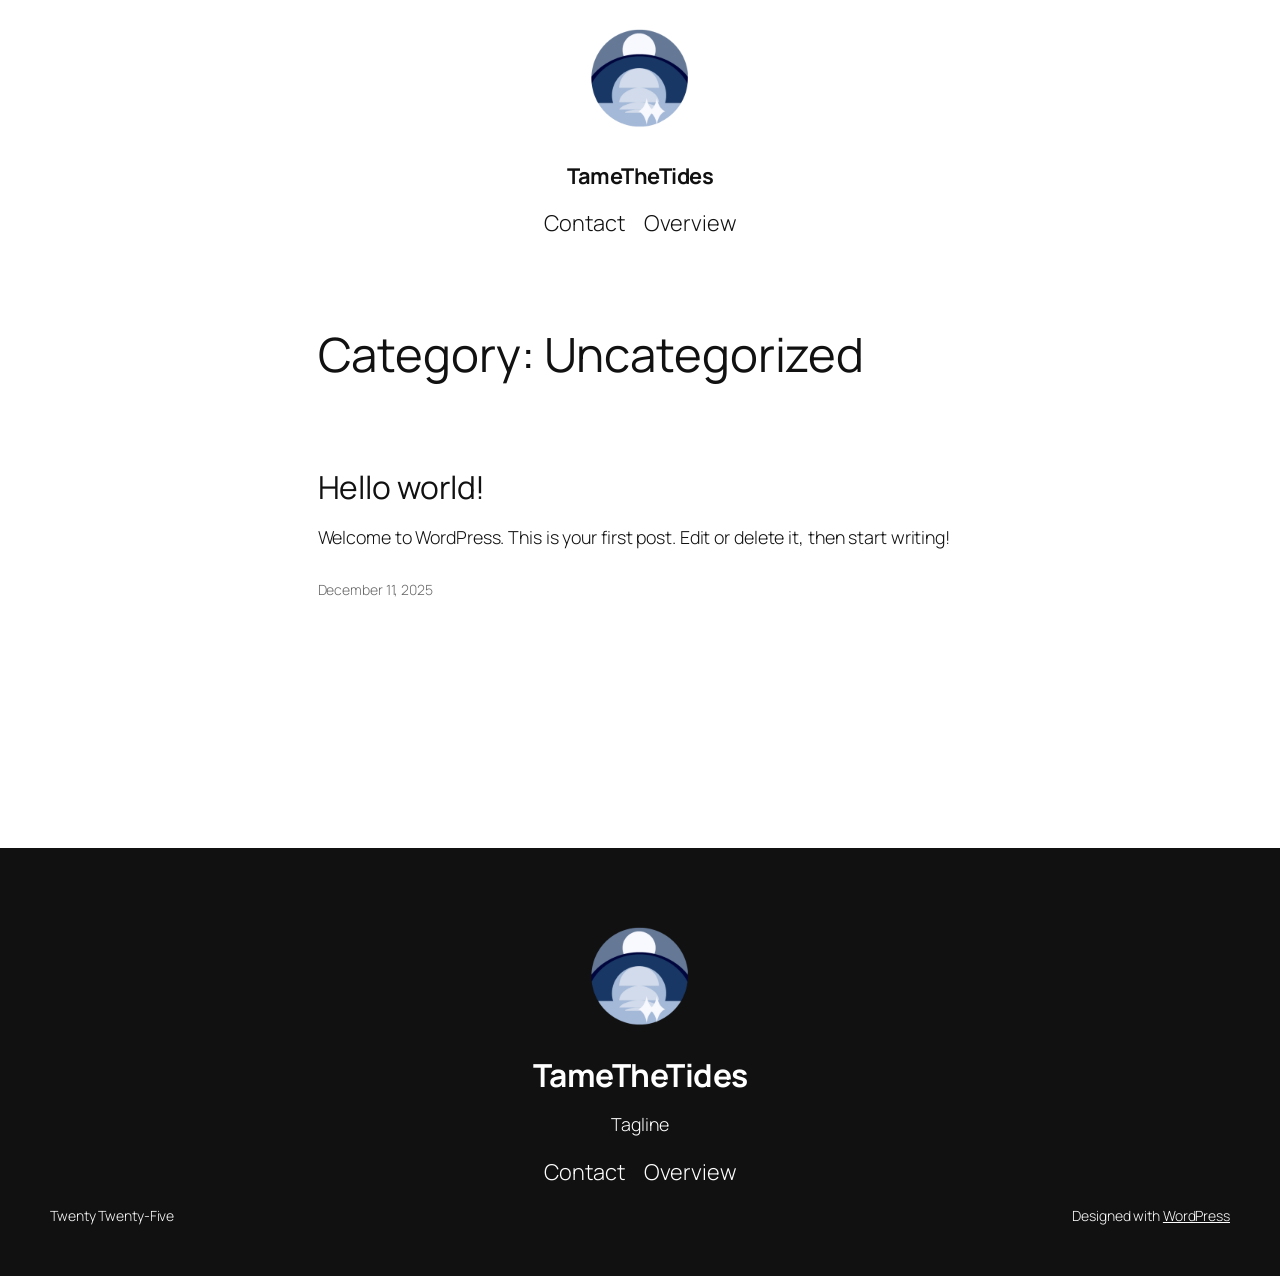
<file: category/uncategorized/index.html>
<!DOCTYPE html>
<html lang="en-US">
<head><meta charset="UTF-8">
	
	<meta name="viewport" content="width=device-width, initial-scale=1">
<meta name="robots" content="max-image-preview:large">
<title>Uncategorized – TameTheTides</title>
<link rel="alternate" type="application/rss+xml" title="TameTheTides » Feed" href="https://protovandis.github.io/tame-the-tides/feed/">
<link rel="alternate" type="application/rss+xml" title="TameTheTides » Comments Feed" href="https://protovandis.github.io/tame-the-tides/comments/feed/">
<link rel="alternate" type="application/rss+xml" title="TameTheTides » Uncategorized Category Feed" href="https://protovandis.github.io/tame-the-tides/category/uncategorized/feed/">
<style id="wp-img-auto-sizes-contain-inline-css">
img:is([sizes=auto i],[sizes^="auto," i]){contain-intrinsic-size:3000px 1500px}
/*# sourceURL=wp-img-auto-sizes-contain-inline-css */
</style>
<style id="wp-block-site-logo-inline-css">
.wp-block-site-logo{box-sizing:border-box;line-height:0}.wp-block-site-logo a{display:inline-block;line-height:0}.wp-block-site-logo.is-default-size img{height:auto;width:120px}.wp-block-site-logo img{height:auto;max-width:100%}.wp-block-site-logo a,.wp-block-site-logo img{border-radius:inherit}.wp-block-site-logo.aligncenter{margin-left:auto;margin-right:auto;text-align:center}:root :where(.wp-block-site-logo.is-style-rounded){border-radius:9999px}
/*# sourceURL=https://protovandis.github.io/tame-the-tides/wp-includes/blocks/site-logo/style.min.css */
</style>
<style id="wp-block-site-title-inline-css">
.wp-block-site-title{box-sizing:border-box}.wp-block-site-title :where(a){color:inherit;font-family:inherit;font-size:inherit;font-style:inherit;font-weight:inherit;letter-spacing:inherit;line-height:inherit;text-decoration:inherit}
/*# sourceURL=https://protovandis.github.io/tame-the-tides/wp-includes/blocks/site-title/style.min.css */
</style>
<style id="wp-block-group-inline-css">
.wp-block-group{box-sizing:border-box}:where(.wp-block-group.wp-block-group-is-layout-constrained){position:relative}
/*# sourceURL=https://protovandis.github.io/tame-the-tides/wp-includes/blocks/group/style.min.css */
</style>
<style id="wp-block-navigation-link-inline-css">
.wp-block-navigation .wp-block-navigation-item__label{overflow-wrap:break-word}.wp-block-navigation .wp-block-navigation-item__description{display:none}.link-ui-tools{outline:1px solid #f0f0f0;padding:8px}.link-ui-block-inserter{padding-top:8px}.link-ui-block-inserter__back{margin-left:8px;text-transform:uppercase}
/*# sourceURL=https://protovandis.github.io/tame-the-tides/wp-includes/blocks/navigation-link/style.min.css */
</style>
<style id="wp-block-navigation-inline-css">
.wp-block-navigation{position:relative}.wp-block-navigation ul{margin-bottom:0;margin-left:0;margin-top:0;padding-left:0}.wp-block-navigation ul,.wp-block-navigation ul li{list-style:none;padding:0}.wp-block-navigation .wp-block-navigation-item{align-items:center;background-color:inherit;display:flex;position:relative}.wp-block-navigation .wp-block-navigation-item .wp-block-navigation__submenu-container:empty{display:none}.wp-block-navigation .wp-block-navigation-item__content{display:block;z-index:1}.wp-block-navigation .wp-block-navigation-item__content.wp-block-navigation-item__content{color:inherit}.wp-block-navigation.has-text-decoration-underline .wp-block-navigation-item__content,.wp-block-navigation.has-text-decoration-underline .wp-block-navigation-item__content:active,.wp-block-navigation.has-text-decoration-underline .wp-block-navigation-item__content:focus{text-decoration:underline}.wp-block-navigation.has-text-decoration-line-through .wp-block-navigation-item__content,.wp-block-navigation.has-text-decoration-line-through .wp-block-navigation-item__content:active,.wp-block-navigation.has-text-decoration-line-through .wp-block-navigation-item__content:focus{text-decoration:line-through}.wp-block-navigation :where(a),.wp-block-navigation :where(a:active),.wp-block-navigation :where(a:focus){text-decoration:none}.wp-block-navigation .wp-block-navigation__submenu-icon{align-self:center;background-color:inherit;border:none;color:currentColor;display:inline-block;font-size:inherit;height:.6em;line-height:0;margin-left:.25em;padding:0;width:.6em}.wp-block-navigation .wp-block-navigation__submenu-icon svg{display:inline-block;stroke:currentColor;height:inherit;margin-top:.075em;width:inherit}.wp-block-navigation{--navigation-layout-justification-setting:flex-start;--navigation-layout-direction:row;--navigation-layout-wrap:wrap;--navigation-layout-justify:flex-start;--navigation-layout-align:center}.wp-block-navigation.is-vertical{--navigation-layout-direction:column;--navigation-layout-justify:initial;--navigation-layout-align:flex-start}.wp-block-navigation.no-wrap{--navigation-layout-wrap:nowrap}.wp-block-navigation.items-justified-center{--navigation-layout-justification-setting:center;--navigation-layout-justify:center}.wp-block-navigation.items-justified-center.is-vertical{--navigation-layout-align:center}.wp-block-navigation.items-justified-right{--navigation-layout-justification-setting:flex-end;--navigation-layout-justify:flex-end}.wp-block-navigation.items-justified-right.is-vertical{--navigation-layout-align:flex-end}.wp-block-navigation.items-justified-space-between{--navigation-layout-justification-setting:space-between;--navigation-layout-justify:space-between}.wp-block-navigation .has-child .wp-block-navigation__submenu-container{align-items:normal;background-color:inherit;color:inherit;display:flex;flex-direction:column;opacity:0;position:absolute;z-index:2}@media not (prefers-reduced-motion){.wp-block-navigation .has-child .wp-block-navigation__submenu-container{transition:opacity .1s linear}}.wp-block-navigation .has-child .wp-block-navigation__submenu-container{height:0;overflow:hidden;visibility:hidden;width:0}.wp-block-navigation .has-child .wp-block-navigation__submenu-container>.wp-block-navigation-item>.wp-block-navigation-item__content{display:flex;flex-grow:1;padding:.5em 1em}.wp-block-navigation .has-child .wp-block-navigation__submenu-container>.wp-block-navigation-item>.wp-block-navigation-item__content .wp-block-navigation__submenu-icon{margin-left:auto;margin-right:0}.wp-block-navigation .has-child .wp-block-navigation__submenu-container .wp-block-navigation-item__content{margin:0}.wp-block-navigation .has-child .wp-block-navigation__submenu-container{left:-1px;top:100%}@media (min-width:782px){.wp-block-navigation .has-child .wp-block-navigation__submenu-container .wp-block-navigation__submenu-container{left:100%;top:-1px}.wp-block-navigation .has-child .wp-block-navigation__submenu-container .wp-block-navigation__submenu-container:before{background:#0000;content:"";display:block;height:100%;position:absolute;right:100%;width:.5em}.wp-block-navigation .has-child .wp-block-navigation__submenu-container .wp-block-navigation__submenu-icon{margin-right:.25em}.wp-block-navigation .has-child .wp-block-navigation__submenu-container .wp-block-navigation__submenu-icon svg{transform:rotate(-90deg)}}.wp-block-navigation .has-child .wp-block-navigation-submenu__toggle[aria-expanded=true]~.wp-block-navigation__submenu-container,.wp-block-navigation .has-child:not(.open-on-click):hover>.wp-block-navigation__submenu-container,.wp-block-navigation .has-child:not(.open-on-click):not(.open-on-hover-click):focus-within>.wp-block-navigation__submenu-container{height:auto;min-width:200px;opacity:1;overflow:visible;visibility:visible;width:auto}.wp-block-navigation.has-background .has-child .wp-block-navigation__submenu-container{left:0;top:100%}@media (min-width:782px){.wp-block-navigation.has-background .has-child .wp-block-navigation__submenu-container .wp-block-navigation__submenu-container{left:100%;top:0}}.wp-block-navigation-submenu{display:flex;position:relative}.wp-block-navigation-submenu .wp-block-navigation__submenu-icon svg{stroke:currentColor}button.wp-block-navigation-item__content{background-color:initial;border:none;color:currentColor;font-family:inherit;font-size:inherit;font-style:inherit;font-weight:inherit;letter-spacing:inherit;line-height:inherit;text-align:left;text-transform:inherit}.wp-block-navigation-submenu__toggle{cursor:pointer}.wp-block-navigation-submenu__toggle[aria-expanded=true]+.wp-block-navigation__submenu-icon>svg,.wp-block-navigation-submenu__toggle[aria-expanded=true]>svg{transform:rotate(180deg)}.wp-block-navigation-item.open-on-click .wp-block-navigation-submenu__toggle{padding-left:0;padding-right:.85em}.wp-block-navigation-item.open-on-click .wp-block-navigation-submenu__toggle+.wp-block-navigation__submenu-icon{margin-left:-.6em;pointer-events:none}.wp-block-navigation-item.open-on-click button.wp-block-navigation-item__content:not(.wp-block-navigation-submenu__toggle){padding:0}.wp-block-navigation .wp-block-page-list,.wp-block-navigation__container,.wp-block-navigation__responsive-close,.wp-block-navigation__responsive-container,.wp-block-navigation__responsive-container-content,.wp-block-navigation__responsive-dialog{gap:inherit}:where(.wp-block-navigation.has-background .wp-block-navigation-item a:not(.wp-element-button)),:where(.wp-block-navigation.has-background .wp-block-navigation-submenu a:not(.wp-element-button)){padding:.5em 1em}:where(.wp-block-navigation .wp-block-navigation__submenu-container .wp-block-navigation-item a:not(.wp-element-button)),:where(.wp-block-navigation .wp-block-navigation__submenu-container .wp-block-navigation-submenu a:not(.wp-element-button)),:where(.wp-block-navigation .wp-block-navigation__submenu-container .wp-block-navigation-submenu button.wp-block-navigation-item__content),:where(.wp-block-navigation .wp-block-navigation__submenu-container .wp-block-pages-list__item button.wp-block-navigation-item__content){padding:.5em 1em}.wp-block-navigation.items-justified-right .wp-block-navigation__container .has-child .wp-block-navigation__submenu-container,.wp-block-navigation.items-justified-right .wp-block-page-list>.has-child .wp-block-navigation__submenu-container,.wp-block-navigation.items-justified-space-between .wp-block-page-list>.has-child:last-child .wp-block-navigation__submenu-container,.wp-block-navigation.items-justified-space-between>.wp-block-navigation__container>.has-child:last-child .wp-block-navigation__submenu-container{left:auto;right:0}.wp-block-navigation.items-justified-right .wp-block-navigation__container .has-child .wp-block-navigation__submenu-container .wp-block-navigation__submenu-container,.wp-block-navigation.items-justified-right .wp-block-page-list>.has-child .wp-block-navigation__submenu-container .wp-block-navigation__submenu-container,.wp-block-navigation.items-justified-space-between .wp-block-page-list>.has-child:last-child .wp-block-navigation__submenu-container .wp-block-navigation__submenu-container,.wp-block-navigation.items-justified-space-between>.wp-block-navigation__container>.has-child:last-child .wp-block-navigation__submenu-container .wp-block-navigation__submenu-container{left:-1px;right:-1px}@media (min-width:782px){.wp-block-navigation.items-justified-right .wp-block-navigation__container .has-child .wp-block-navigation__submenu-container .wp-block-navigation__submenu-container,.wp-block-navigation.items-justified-right .wp-block-page-list>.has-child .wp-block-navigation__submenu-container .wp-block-navigation__submenu-container,.wp-block-navigation.items-justified-space-between .wp-block-page-list>.has-child:last-child .wp-block-navigation__submenu-container .wp-block-navigation__submenu-container,.wp-block-navigation.items-justified-space-between>.wp-block-navigation__container>.has-child:last-child .wp-block-navigation__submenu-container .wp-block-navigation__submenu-container{left:auto;right:100%}}.wp-block-navigation:not(.has-background) .wp-block-navigation__submenu-container{background-color:#fff;border:1px solid #00000026}.wp-block-navigation.has-background .wp-block-navigation__submenu-container{background-color:inherit}.wp-block-navigation:not(.has-text-color) .wp-block-navigation__submenu-container{color:#000}.wp-block-navigation__container{align-items:var(--navigation-layout-align,initial);display:flex;flex-direction:var(--navigation-layout-direction,initial);flex-wrap:var(--navigation-layout-wrap,wrap);justify-content:var(--navigation-layout-justify,initial);list-style:none;margin:0;padding-left:0}.wp-block-navigation__container .is-responsive{display:none}.wp-block-navigation__container:only-child,.wp-block-page-list:only-child{flex-grow:1}@keyframes overlay-menu__fade-in-animation{0%{opacity:0;transform:translateY(.5em)}to{opacity:1;transform:translateY(0)}}.wp-block-navigation__responsive-container{bottom:0;display:none;left:0;position:fixed;right:0;top:0}.wp-block-navigation__responsive-container :where(.wp-block-navigation-item a){color:inherit}.wp-block-navigation__responsive-container .wp-block-navigation__responsive-container-content{align-items:var(--navigation-layout-align,initial);display:flex;flex-direction:var(--navigation-layout-direction,initial);flex-wrap:var(--navigation-layout-wrap,wrap);justify-content:var(--navigation-layout-justify,initial)}.wp-block-navigation__responsive-container:not(.is-menu-open.is-menu-open){background-color:inherit!important;color:inherit!important}.wp-block-navigation__responsive-container.is-menu-open{background-color:inherit;display:flex;flex-direction:column}@media not (prefers-reduced-motion){.wp-block-navigation__responsive-container.is-menu-open{animation:overlay-menu__fade-in-animation .1s ease-out;animation-fill-mode:forwards}}.wp-block-navigation__responsive-container.is-menu-open{overflow:auto;padding:clamp(1rem,var(--wp--style--root--padding-top),20rem) clamp(1rem,var(--wp--style--root--padding-right),20rem) clamp(1rem,var(--wp--style--root--padding-bottom),20rem) clamp(1rem,var(--wp--style--root--padding-left),20rem);z-index:100000}.wp-block-navigation__responsive-container.is-menu-open .wp-block-navigation__responsive-container-content{align-items:var(--navigation-layout-justification-setting,inherit);display:flex;flex-direction:column;flex-wrap:nowrap;overflow:visible;padding-top:calc(2rem + 24px)}.wp-block-navigation__responsive-container.is-menu-open .wp-block-navigation__responsive-container-content,.wp-block-navigation__responsive-container.is-menu-open .wp-block-navigation__responsive-container-content .wp-block-navigation__container,.wp-block-navigation__responsive-container.is-menu-open .wp-block-navigation__responsive-container-content .wp-block-page-list{justify-content:flex-start}.wp-block-navigation__responsive-container.is-menu-open .wp-block-navigation__responsive-container-content .wp-block-navigation__submenu-icon{display:none}.wp-block-navigation__responsive-container.is-menu-open .wp-block-navigation__responsive-container-content .has-child .wp-block-navigation__submenu-container{border:none;height:auto;min-width:200px;opacity:1;overflow:initial;padding-left:2rem;padding-right:2rem;position:static;visibility:visible;width:auto}.wp-block-navigation__responsive-container.is-menu-open .wp-block-navigation__responsive-container-content .wp-block-navigation__container,.wp-block-navigation__responsive-container.is-menu-open .wp-block-navigation__responsive-container-content .wp-block-navigation__submenu-container{gap:inherit}.wp-block-navigation__responsive-container.is-menu-open .wp-block-navigation__responsive-container-content .wp-block-navigation__submenu-container{padding-top:var(--wp--style--block-gap,2em)}.wp-block-navigation__responsive-container.is-menu-open .wp-block-navigation__responsive-container-content .wp-block-navigation-item__content{padding:0}.wp-block-navigation__responsive-container.is-menu-open .wp-block-navigation__responsive-container-content .wp-block-navigation-item,.wp-block-navigation__responsive-container.is-menu-open .wp-block-navigation__responsive-container-content .wp-block-navigation__container,.wp-block-navigation__responsive-container.is-menu-open .wp-block-navigation__responsive-container-content .wp-block-page-list{align-items:var(--navigation-layout-justification-setting,initial);display:flex;flex-direction:column}.wp-block-navigation__responsive-container.is-menu-open .wp-block-navigation-item,.wp-block-navigation__responsive-container.is-menu-open .wp-block-navigation-item .wp-block-navigation__submenu-container,.wp-block-navigation__responsive-container.is-menu-open .wp-block-navigation__container,.wp-block-navigation__responsive-container.is-menu-open .wp-block-page-list{background:#0000!important;color:inherit!important}.wp-block-navigation__responsive-container.is-menu-open .wp-block-navigation__submenu-container.wp-block-navigation__submenu-container.wp-block-navigation__submenu-container.wp-block-navigation__submenu-container{left:auto;right:auto}@media (min-width:600px){.wp-block-navigation__responsive-container:not(.hidden-by-default):not(.is-menu-open){background-color:inherit;display:block;position:relative;width:100%;z-index:auto}.wp-block-navigation__responsive-container:not(.hidden-by-default):not(.is-menu-open) .wp-block-navigation__responsive-container-close{display:none}.wp-block-navigation__responsive-container.is-menu-open .wp-block-navigation__submenu-container.wp-block-navigation__submenu-container.wp-block-navigation__submenu-container.wp-block-navigation__submenu-container{left:0}}.wp-block-navigation:not(.has-background) .wp-block-navigation__responsive-container.is-menu-open{background-color:#fff}.wp-block-navigation:not(.has-text-color) .wp-block-navigation__responsive-container.is-menu-open{color:#000}.wp-block-navigation__toggle_button_label{font-size:1rem;font-weight:700}.wp-block-navigation__responsive-container-close,.wp-block-navigation__responsive-container-open{background:#0000;border:none;color:currentColor;cursor:pointer;margin:0;padding:0;text-transform:inherit;vertical-align:middle}.wp-block-navigation__responsive-container-close svg,.wp-block-navigation__responsive-container-open svg{fill:currentColor;display:block;height:24px;pointer-events:none;width:24px}.wp-block-navigation__responsive-container-open{display:flex}.wp-block-navigation__responsive-container-open.wp-block-navigation__responsive-container-open.wp-block-navigation__responsive-container-open{font-family:inherit;font-size:inherit;font-weight:inherit}@media (min-width:600px){.wp-block-navigation__responsive-container-open:not(.always-shown){display:none}}.wp-block-navigation__responsive-container-close{position:absolute;right:0;top:0;z-index:2}.wp-block-navigation__responsive-container-close.wp-block-navigation__responsive-container-close.wp-block-navigation__responsive-container-close{font-family:inherit;font-size:inherit;font-weight:inherit}.wp-block-navigation__responsive-close{width:100%}.has-modal-open .wp-block-navigation__responsive-close{margin-left:auto;margin-right:auto;max-width:var(--wp--style--global--wide-size,100%)}.wp-block-navigation__responsive-close:focus{outline:none}.is-menu-open .wp-block-navigation__responsive-close,.is-menu-open .wp-block-navigation__responsive-container-content,.is-menu-open .wp-block-navigation__responsive-dialog{box-sizing:border-box}.wp-block-navigation__responsive-dialog{position:relative}.has-modal-open .admin-bar .is-menu-open .wp-block-navigation__responsive-dialog{margin-top:46px}@media (min-width:782px){.has-modal-open .admin-bar .is-menu-open .wp-block-navigation__responsive-dialog{margin-top:32px}}html.has-modal-open{overflow:hidden}
/*# sourceURL=https://protovandis.github.io/tame-the-tides/wp-includes/blocks/navigation/style.min.css */
</style>
<style id="wp-block-query-title-inline-css">
.wp-block-query-title{box-sizing:border-box}
/*# sourceURL=https://protovandis.github.io/tame-the-tides/wp-includes/blocks/query-title/style.min.css */
</style>
<style id="wp-block-post-title-inline-css">
.wp-block-post-title{box-sizing:border-box;word-break:break-word}.wp-block-post-title :where(a){display:inline-block;font-family:inherit;font-size:inherit;font-style:inherit;font-weight:inherit;letter-spacing:inherit;line-height:inherit;text-decoration:inherit}
/*# sourceURL=https://protovandis.github.io/tame-the-tides/wp-includes/blocks/post-title/style.min.css */
</style>
<style id="wp-block-paragraph-inline-css">
.is-small-text{font-size:.875em}.is-regular-text{font-size:1em}.is-large-text{font-size:2.25em}.is-larger-text{font-size:3em}.has-drop-cap:not(:focus):first-letter{float:left;font-size:8.4em;font-style:normal;font-weight:100;line-height:.68;margin:.05em .1em 0 0;text-transform:uppercase}body.rtl .has-drop-cap:not(:focus):first-letter{float:none;margin-left:.1em}p.has-drop-cap.has-background{overflow:hidden}:root :where(p.has-background){padding:1.25em 2.375em}:where(p.has-text-color:not(.has-link-color)) a{color:inherit}p.has-text-align-left[style*="writing-mode:vertical-lr"],p.has-text-align-right[style*="writing-mode:vertical-rl"]{rotate:180deg}
/*# sourceURL=https://protovandis.github.io/tame-the-tides/wp-includes/blocks/paragraph/style.min.css */
</style>
<style id="wp-block-post-content-inline-css">
.wp-block-post-content{display:flow-root}
/*# sourceURL=https://protovandis.github.io/tame-the-tides/wp-includes/blocks/post-content/style.min.css */
</style>
<style id="wp-block-post-date-inline-css">
.wp-block-post-date{box-sizing:border-box}
/*# sourceURL=https://protovandis.github.io/tame-the-tides/wp-includes/blocks/post-date/style.min.css */
</style>
<style id="wp-block-post-template-inline-css">
.wp-block-post-template{box-sizing:border-box;list-style:none;margin-bottom:0;margin-top:0;max-width:100%;padding:0}.wp-block-post-template.is-flex-container{display:flex;flex-direction:row;flex-wrap:wrap;gap:1.25em}.wp-block-post-template.is-flex-container>li{margin:0;width:100%}@media (min-width:600px){.wp-block-post-template.is-flex-container.is-flex-container.columns-2>li{width:calc(50% - .625em)}.wp-block-post-template.is-flex-container.is-flex-container.columns-3>li{width:calc(33.33333% - .83333em)}.wp-block-post-template.is-flex-container.is-flex-container.columns-4>li{width:calc(25% - .9375em)}.wp-block-post-template.is-flex-container.is-flex-container.columns-5>li{width:calc(20% - 1em)}.wp-block-post-template.is-flex-container.is-flex-container.columns-6>li{width:calc(16.66667% - 1.04167em)}}@media (max-width:600px){.wp-block-post-template-is-layout-grid.wp-block-post-template-is-layout-grid.wp-block-post-template-is-layout-grid.wp-block-post-template-is-layout-grid{grid-template-columns:1fr}}.wp-block-post-template-is-layout-constrained>li>.alignright,.wp-block-post-template-is-layout-flow>li>.alignright{float:right;margin-inline-end:0;margin-inline-start:2em}.wp-block-post-template-is-layout-constrained>li>.alignleft,.wp-block-post-template-is-layout-flow>li>.alignleft{float:left;margin-inline-end:2em;margin-inline-start:0}.wp-block-post-template-is-layout-constrained>li>.aligncenter,.wp-block-post-template-is-layout-flow>li>.aligncenter{margin-inline-end:auto;margin-inline-start:auto}
/*# sourceURL=https://protovandis.github.io/tame-the-tides/wp-includes/blocks/post-template/style.min.css */
</style>
<style id="wp-block-site-tagline-inline-css">
.wp-block-site-tagline{box-sizing:border-box}
/*# sourceURL=https://protovandis.github.io/tame-the-tides/wp-includes/blocks/site-tagline/style.min.css */
</style>
<style id="wp-block-columns-inline-css">
.wp-block-columns{box-sizing:border-box;display:flex;flex-wrap:wrap!important}@media (min-width:782px){.wp-block-columns{flex-wrap:nowrap!important}}.wp-block-columns{align-items:normal!important}.wp-block-columns.are-vertically-aligned-top{align-items:flex-start}.wp-block-columns.are-vertically-aligned-center{align-items:center}.wp-block-columns.are-vertically-aligned-bottom{align-items:flex-end}@media (max-width:781px){.wp-block-columns:not(.is-not-stacked-on-mobile)>.wp-block-column{flex-basis:100%!important}}@media (min-width:782px){.wp-block-columns:not(.is-not-stacked-on-mobile)>.wp-block-column{flex-basis:0;flex-grow:1}.wp-block-columns:not(.is-not-stacked-on-mobile)>.wp-block-column[style*=flex-basis]{flex-grow:0}}.wp-block-columns.is-not-stacked-on-mobile{flex-wrap:nowrap!important}.wp-block-columns.is-not-stacked-on-mobile>.wp-block-column{flex-basis:0;flex-grow:1}.wp-block-columns.is-not-stacked-on-mobile>.wp-block-column[style*=flex-basis]{flex-grow:0}:where(.wp-block-columns){margin-bottom:1.75em}:where(.wp-block-columns.has-background){padding:1.25em 2.375em}.wp-block-column{flex-grow:1;min-width:0;overflow-wrap:break-word;word-break:break-word}.wp-block-column.is-vertically-aligned-top{align-self:flex-start}.wp-block-column.is-vertically-aligned-center{align-self:center}.wp-block-column.is-vertically-aligned-bottom{align-self:flex-end}.wp-block-column.is-vertically-aligned-stretch{align-self:stretch}.wp-block-column.is-vertically-aligned-bottom,.wp-block-column.is-vertically-aligned-center,.wp-block-column.is-vertically-aligned-top{width:100%}
/*# sourceURL=https://protovandis.github.io/tame-the-tides/wp-includes/blocks/columns/style.min.css */
</style>
<style id="wp-emoji-styles-inline-css">

	img.wp-smiley, img.emoji {
		display: inline !important;
		border: none !important;
		box-shadow: none !important;
		height: 1em !important;
		width: 1em !important;
		margin: 0 0.07em !important;
		vertical-align: -0.1em !important;
		background: none !important;
		padding: 0 !important;
	}
/*# sourceURL=wp-emoji-styles-inline-css */
</style>
<style id="wp-block-library-inline-css">
:root{--wp-block-synced-color:#7a00df;--wp-block-synced-color--rgb:122,0,223;--wp-bound-block-color:var(--wp-block-synced-color);--wp-editor-canvas-background:#ddd;--wp-admin-theme-color:#007cba;--wp-admin-theme-color--rgb:0,124,186;--wp-admin-theme-color-darker-10:#006ba1;--wp-admin-theme-color-darker-10--rgb:0,107,160.5;--wp-admin-theme-color-darker-20:#005a87;--wp-admin-theme-color-darker-20--rgb:0,90,135;--wp-admin-border-width-focus:2px}@media (min-resolution:192dpi){:root{--wp-admin-border-width-focus:1.5px}}.wp-element-button{cursor:pointer}:root .has-very-light-gray-background-color{background-color:#eee}:root .has-very-dark-gray-background-color{background-color:#313131}:root .has-very-light-gray-color{color:#eee}:root .has-very-dark-gray-color{color:#313131}:root .has-vivid-green-cyan-to-vivid-cyan-blue-gradient-background{background:linear-gradient(135deg,#00d084,#0693e3)}:root .has-purple-crush-gradient-background{background:linear-gradient(135deg,#34e2e4,#4721fb 50%,#ab1dfe)}:root .has-hazy-dawn-gradient-background{background:linear-gradient(135deg,#faaca8,#dad0ec)}:root .has-subdued-olive-gradient-background{background:linear-gradient(135deg,#fafae1,#67a671)}:root .has-atomic-cream-gradient-background{background:linear-gradient(135deg,#fdd79a,#004a59)}:root .has-nightshade-gradient-background{background:linear-gradient(135deg,#330968,#31cdcf)}:root .has-midnight-gradient-background{background:linear-gradient(135deg,#020381,#2874fc)}:root{--wp--preset--font-size--normal:16px;--wp--preset--font-size--huge:42px}.has-regular-font-size{font-size:1em}.has-larger-font-size{font-size:2.625em}.has-normal-font-size{font-size:var(--wp--preset--font-size--normal)}.has-huge-font-size{font-size:var(--wp--preset--font-size--huge)}.has-text-align-center{text-align:center}.has-text-align-left{text-align:left}.has-text-align-right{text-align:right}.has-fit-text{white-space:nowrap!important}#end-resizable-editor-section{display:none}.aligncenter{clear:both}.items-justified-left{justify-content:flex-start}.items-justified-center{justify-content:center}.items-justified-right{justify-content:flex-end}.items-justified-space-between{justify-content:space-between}.screen-reader-text{border:0;clip-path:inset(50%);height:1px;margin:-1px;overflow:hidden;padding:0;position:absolute;width:1px;word-wrap:normal!important}.screen-reader-text:focus{background-color:#ddd;clip-path:none;color:#444;display:block;font-size:1em;height:auto;left:5px;line-height:normal;padding:15px 23px 14px;text-decoration:none;top:5px;width:auto;z-index:100000}html :where(.has-border-color){border-style:solid}html :where([style*=border-top-color]){border-top-style:solid}html :where([style*=border-right-color]){border-right-style:solid}html :where([style*=border-bottom-color]){border-bottom-style:solid}html :where([style*=border-left-color]){border-left-style:solid}html :where([style*=border-width]){border-style:solid}html :where([style*=border-top-width]){border-top-style:solid}html :where([style*=border-right-width]){border-right-style:solid}html :where([style*=border-bottom-width]){border-bottom-style:solid}html :where([style*=border-left-width]){border-left-style:solid}html :where(img[class*=wp-image-]){height:auto;max-width:100%}:where(figure){margin:0 0 1em}html :where(.is-position-sticky){--wp-admin--admin-bar--position-offset:var(--wp-admin--admin-bar--height,0px)}@media screen and (max-width:600px){html :where(.is-position-sticky){--wp-admin--admin-bar--position-offset:0px}}
/*# sourceURL=/wp-includes/css/dist/block-library/common.min.css */
</style>
<style id="global-styles-inline-css">
:root{--wp--preset--aspect-ratio--square: 1;--wp--preset--aspect-ratio--4-3: 4/3;--wp--preset--aspect-ratio--3-4: 3/4;--wp--preset--aspect-ratio--3-2: 3/2;--wp--preset--aspect-ratio--2-3: 2/3;--wp--preset--aspect-ratio--16-9: 16/9;--wp--preset--aspect-ratio--9-16: 9/16;--wp--preset--color--black: #000000;--wp--preset--color--cyan-bluish-gray: #abb8c3;--wp--preset--color--white: #ffffff;--wp--preset--color--pale-pink: #f78da7;--wp--preset--color--vivid-red: #cf2e2e;--wp--preset--color--luminous-vivid-orange: #ff6900;--wp--preset--color--luminous-vivid-amber: #fcb900;--wp--preset--color--light-green-cyan: #7bdcb5;--wp--preset--color--vivid-green-cyan: #00d084;--wp--preset--color--pale-cyan-blue: #8ed1fc;--wp--preset--color--vivid-cyan-blue: #0693e3;--wp--preset--color--vivid-purple: #9b51e0;--wp--preset--color--base: #FFFFFF;--wp--preset--color--contrast: #111111;--wp--preset--color--accent-1: #FFEE58;--wp--preset--color--accent-2: #F6CFF4;--wp--preset--color--accent-3: #503AA8;--wp--preset--color--accent-4: #686868;--wp--preset--color--accent-5: #FBFAF3;--wp--preset--color--accent-6: color-mix(in srgb, currentColor 20%, transparent);--wp--preset--gradient--vivid-cyan-blue-to-vivid-purple: linear-gradient(135deg,rgb(6,147,227) 0%,rgb(155,81,224) 100%);--wp--preset--gradient--light-green-cyan-to-vivid-green-cyan: linear-gradient(135deg,rgb(122,220,180) 0%,rgb(0,208,130) 100%);--wp--preset--gradient--luminous-vivid-amber-to-luminous-vivid-orange: linear-gradient(135deg,rgb(252,185,0) 0%,rgb(255,105,0) 100%);--wp--preset--gradient--luminous-vivid-orange-to-vivid-red: linear-gradient(135deg,rgb(255,105,0) 0%,rgb(207,46,46) 100%);--wp--preset--gradient--very-light-gray-to-cyan-bluish-gray: linear-gradient(135deg,rgb(238,238,238) 0%,rgb(169,184,195) 100%);--wp--preset--gradient--cool-to-warm-spectrum: linear-gradient(135deg,rgb(74,234,220) 0%,rgb(151,120,209) 20%,rgb(207,42,186) 40%,rgb(238,44,130) 60%,rgb(251,105,98) 80%,rgb(254,248,76) 100%);--wp--preset--gradient--blush-light-purple: linear-gradient(135deg,rgb(255,206,236) 0%,rgb(152,150,240) 100%);--wp--preset--gradient--blush-bordeaux: linear-gradient(135deg,rgb(254,205,165) 0%,rgb(254,45,45) 50%,rgb(107,0,62) 100%);--wp--preset--gradient--luminous-dusk: linear-gradient(135deg,rgb(255,203,112) 0%,rgb(199,81,192) 50%,rgb(65,88,208) 100%);--wp--preset--gradient--pale-ocean: linear-gradient(135deg,rgb(255,245,203) 0%,rgb(182,227,212) 50%,rgb(51,167,181) 100%);--wp--preset--gradient--electric-grass: linear-gradient(135deg,rgb(202,248,128) 0%,rgb(113,206,126) 100%);--wp--preset--gradient--midnight: linear-gradient(135deg,rgb(2,3,129) 0%,rgb(40,116,252) 100%);--wp--preset--font-size--small: 0.875rem;--wp--preset--font-size--medium: clamp(1rem, 1rem + ((1vw - 0.2rem) * 0.196), 1.125rem);--wp--preset--font-size--large: clamp(1.125rem, 1.125rem + ((1vw - 0.2rem) * 0.392), 1.375rem);--wp--preset--font-size--x-large: clamp(1.75rem, 1.75rem + ((1vw - 0.2rem) * 0.392), 2rem);--wp--preset--font-size--xx-large: clamp(2.15rem, 2.15rem + ((1vw - 0.2rem) * 1.333), 3rem);--wp--preset--font-family--manrope: Manrope, sans-serif;--wp--preset--font-family--fira-code: "Fira Code", monospace;--wp--preset--spacing--20: 10px;--wp--preset--spacing--30: 20px;--wp--preset--spacing--40: 30px;--wp--preset--spacing--50: clamp(30px, 5vw, 50px);--wp--preset--spacing--60: clamp(30px, 7vw, 70px);--wp--preset--spacing--70: clamp(50px, 7vw, 90px);--wp--preset--spacing--80: clamp(70px, 10vw, 140px);--wp--preset--shadow--natural: 6px 6px 9px rgba(0, 0, 0, 0.2);--wp--preset--shadow--deep: 12px 12px 50px rgba(0, 0, 0, 0.4);--wp--preset--shadow--sharp: 6px 6px 0px rgba(0, 0, 0, 0.2);--wp--preset--shadow--outlined: 6px 6px 0px -3px rgb(255, 255, 255), 6px 6px rgb(0, 0, 0);--wp--preset--shadow--crisp: 6px 6px 0px rgb(0, 0, 0);}:root { --wp--style--global--content-size: 645px;--wp--style--global--wide-size: 1340px; }:where(body) { margin: 0; }.wp-site-blocks { padding-top: var(--wp--style--root--padding-top); padding-bottom: var(--wp--style--root--padding-bottom); }.has-global-padding { padding-right: var(--wp--style--root--padding-right); padding-left: var(--wp--style--root--padding-left); }.has-global-padding > .alignfull { margin-right: calc(var(--wp--style--root--padding-right) * -1); margin-left: calc(var(--wp--style--root--padding-left) * -1); }.has-global-padding :where(:not(.alignfull.is-layout-flow) > .has-global-padding:not(.wp-block-block, .alignfull)) { padding-right: 0; padding-left: 0; }.has-global-padding :where(:not(.alignfull.is-layout-flow) > .has-global-padding:not(.wp-block-block, .alignfull)) > .alignfull { margin-left: 0; margin-right: 0; }.wp-site-blocks > .alignleft { float: left; margin-right: 2em; }.wp-site-blocks > .alignright { float: right; margin-left: 2em; }.wp-site-blocks > .aligncenter { justify-content: center; margin-left: auto; margin-right: auto; }:where(.wp-site-blocks) > * { margin-block-start: 1.2rem; margin-block-end: 0; }:where(.wp-site-blocks) > :first-child { margin-block-start: 0; }:where(.wp-site-blocks) > :last-child { margin-block-end: 0; }:root { --wp--style--block-gap: 1.2rem; }:root :where(.is-layout-flow) > :first-child{margin-block-start: 0;}:root :where(.is-layout-flow) > :last-child{margin-block-end: 0;}:root :where(.is-layout-flow) > *{margin-block-start: 1.2rem;margin-block-end: 0;}:root :where(.is-layout-constrained) > :first-child{margin-block-start: 0;}:root :where(.is-layout-constrained) > :last-child{margin-block-end: 0;}:root :where(.is-layout-constrained) > *{margin-block-start: 1.2rem;margin-block-end: 0;}:root :where(.is-layout-flex){gap: 1.2rem;}:root :where(.is-layout-grid){gap: 1.2rem;}.is-layout-flow > .alignleft{float: left;margin-inline-start: 0;margin-inline-end: 2em;}.is-layout-flow > .alignright{float: right;margin-inline-start: 2em;margin-inline-end: 0;}.is-layout-flow > .aligncenter{margin-left: auto !important;margin-right: auto !important;}.is-layout-constrained > .alignleft{float: left;margin-inline-start: 0;margin-inline-end: 2em;}.is-layout-constrained > .alignright{float: right;margin-inline-start: 2em;margin-inline-end: 0;}.is-layout-constrained > .aligncenter{margin-left: auto !important;margin-right: auto !important;}.is-layout-constrained > :where(:not(.alignleft):not(.alignright):not(.alignfull)){max-width: var(--wp--style--global--content-size);margin-left: auto !important;margin-right: auto !important;}.is-layout-constrained > .alignwide{max-width: var(--wp--style--global--wide-size);}body .is-layout-flex{display: flex;}.is-layout-flex{flex-wrap: wrap;align-items: center;}.is-layout-flex > :is(*, div){margin: 0;}body .is-layout-grid{display: grid;}.is-layout-grid > :is(*, div){margin: 0;}body{background-color: var(--wp--preset--color--base);color: var(--wp--preset--color--contrast);font-family: var(--wp--preset--font-family--manrope);font-size: var(--wp--preset--font-size--large);font-weight: 300;letter-spacing: -0.1px;line-height: 1.4;--wp--style--root--padding-top: 0px;--wp--style--root--padding-right: var(--wp--preset--spacing--50);--wp--style--root--padding-bottom: 0px;--wp--style--root--padding-left: var(--wp--preset--spacing--50);}a:where(:not(.wp-element-button)){color: currentColor;text-decoration: underline;}:root :where(a:where(:not(.wp-element-button)):hover){text-decoration: none;}h1, h2, h3, h4, h5, h6{font-weight: 400;letter-spacing: -0.1px;line-height: 1.125;}h1{font-size: var(--wp--preset--font-size--xx-large);}h2{font-size: var(--wp--preset--font-size--x-large);}h3{font-size: var(--wp--preset--font-size--large);}h4{font-size: var(--wp--preset--font-size--medium);}h5{font-size: var(--wp--preset--font-size--small);letter-spacing: 0.5px;}h6{font-size: var(--wp--preset--font-size--small);font-weight: 700;letter-spacing: 1.4px;text-transform: uppercase;}:root :where(.wp-element-button, .wp-block-button__link){background-color: var(--wp--preset--color--contrast);border-width: 0;color: var(--wp--preset--color--base);font-family: inherit;font-size: var(--wp--preset--font-size--medium);font-style: inherit;font-weight: inherit;letter-spacing: inherit;line-height: inherit;padding-top: 1rem;padding-right: 2.25rem;padding-bottom: 1rem;padding-left: 2.25rem;text-decoration: none;text-transform: inherit;}:root :where(.wp-element-button:hover, .wp-block-button__link:hover){background-color: color-mix(in srgb, var(--wp--preset--color--contrast) 85%, transparent);border-color: transparent;color: var(--wp--preset--color--base);}:root :where(.wp-element-button:focus, .wp-block-button__link:focus){outline-color: var(--wp--preset--color--accent-4);outline-offset: 2px;}:root :where(.wp-element-caption, .wp-block-audio figcaption, .wp-block-embed figcaption, .wp-block-gallery figcaption, .wp-block-image figcaption, .wp-block-table figcaption, .wp-block-video figcaption){font-size: var(--wp--preset--font-size--small);line-height: 1.4;}.has-black-color{color: var(--wp--preset--color--black) !important;}.has-cyan-bluish-gray-color{color: var(--wp--preset--color--cyan-bluish-gray) !important;}.has-white-color{color: var(--wp--preset--color--white) !important;}.has-pale-pink-color{color: var(--wp--preset--color--pale-pink) !important;}.has-vivid-red-color{color: var(--wp--preset--color--vivid-red) !important;}.has-luminous-vivid-orange-color{color: var(--wp--preset--color--luminous-vivid-orange) !important;}.has-luminous-vivid-amber-color{color: var(--wp--preset--color--luminous-vivid-amber) !important;}.has-light-green-cyan-color{color: var(--wp--preset--color--light-green-cyan) !important;}.has-vivid-green-cyan-color{color: var(--wp--preset--color--vivid-green-cyan) !important;}.has-pale-cyan-blue-color{color: var(--wp--preset--color--pale-cyan-blue) !important;}.has-vivid-cyan-blue-color{color: var(--wp--preset--color--vivid-cyan-blue) !important;}.has-vivid-purple-color{color: var(--wp--preset--color--vivid-purple) !important;}.has-base-color{color: var(--wp--preset--color--base) !important;}.has-contrast-color{color: var(--wp--preset--color--contrast) !important;}.has-accent-1-color{color: var(--wp--preset--color--accent-1) !important;}.has-accent-2-color{color: var(--wp--preset--color--accent-2) !important;}.has-accent-3-color{color: var(--wp--preset--color--accent-3) !important;}.has-accent-4-color{color: var(--wp--preset--color--accent-4) !important;}.has-accent-5-color{color: var(--wp--preset--color--accent-5) !important;}.has-accent-6-color{color: var(--wp--preset--color--accent-6) !important;}.has-black-background-color{background-color: var(--wp--preset--color--black) !important;}.has-cyan-bluish-gray-background-color{background-color: var(--wp--preset--color--cyan-bluish-gray) !important;}.has-white-background-color{background-color: var(--wp--preset--color--white) !important;}.has-pale-pink-background-color{background-color: var(--wp--preset--color--pale-pink) !important;}.has-vivid-red-background-color{background-color: var(--wp--preset--color--vivid-red) !important;}.has-luminous-vivid-orange-background-color{background-color: var(--wp--preset--color--luminous-vivid-orange) !important;}.has-luminous-vivid-amber-background-color{background-color: var(--wp--preset--color--luminous-vivid-amber) !important;}.has-light-green-cyan-background-color{background-color: var(--wp--preset--color--light-green-cyan) !important;}.has-vivid-green-cyan-background-color{background-color: var(--wp--preset--color--vivid-green-cyan) !important;}.has-pale-cyan-blue-background-color{background-color: var(--wp--preset--color--pale-cyan-blue) !important;}.has-vivid-cyan-blue-background-color{background-color: var(--wp--preset--color--vivid-cyan-blue) !important;}.has-vivid-purple-background-color{background-color: var(--wp--preset--color--vivid-purple) !important;}.has-base-background-color{background-color: var(--wp--preset--color--base) !important;}.has-contrast-background-color{background-color: var(--wp--preset--color--contrast) !important;}.has-accent-1-background-color{background-color: var(--wp--preset--color--accent-1) !important;}.has-accent-2-background-color{background-color: var(--wp--preset--color--accent-2) !important;}.has-accent-3-background-color{background-color: var(--wp--preset--color--accent-3) !important;}.has-accent-4-background-color{background-color: var(--wp--preset--color--accent-4) !important;}.has-accent-5-background-color{background-color: var(--wp--preset--color--accent-5) !important;}.has-accent-6-background-color{background-color: var(--wp--preset--color--accent-6) !important;}.has-black-border-color{border-color: var(--wp--preset--color--black) !important;}.has-cyan-bluish-gray-border-color{border-color: var(--wp--preset--color--cyan-bluish-gray) !important;}.has-white-border-color{border-color: var(--wp--preset--color--white) !important;}.has-pale-pink-border-color{border-color: var(--wp--preset--color--pale-pink) !important;}.has-vivid-red-border-color{border-color: var(--wp--preset--color--vivid-red) !important;}.has-luminous-vivid-orange-border-color{border-color: var(--wp--preset--color--luminous-vivid-orange) !important;}.has-luminous-vivid-amber-border-color{border-color: var(--wp--preset--color--luminous-vivid-amber) !important;}.has-light-green-cyan-border-color{border-color: var(--wp--preset--color--light-green-cyan) !important;}.has-vivid-green-cyan-border-color{border-color: var(--wp--preset--color--vivid-green-cyan) !important;}.has-pale-cyan-blue-border-color{border-color: var(--wp--preset--color--pale-cyan-blue) !important;}.has-vivid-cyan-blue-border-color{border-color: var(--wp--preset--color--vivid-cyan-blue) !important;}.has-vivid-purple-border-color{border-color: var(--wp--preset--color--vivid-purple) !important;}.has-base-border-color{border-color: var(--wp--preset--color--base) !important;}.has-contrast-border-color{border-color: var(--wp--preset--color--contrast) !important;}.has-accent-1-border-color{border-color: var(--wp--preset--color--accent-1) !important;}.has-accent-2-border-color{border-color: var(--wp--preset--color--accent-2) !important;}.has-accent-3-border-color{border-color: var(--wp--preset--color--accent-3) !important;}.has-accent-4-border-color{border-color: var(--wp--preset--color--accent-4) !important;}.has-accent-5-border-color{border-color: var(--wp--preset--color--accent-5) !important;}.has-accent-6-border-color{border-color: var(--wp--preset--color--accent-6) !important;}.has-vivid-cyan-blue-to-vivid-purple-gradient-background{background: var(--wp--preset--gradient--vivid-cyan-blue-to-vivid-purple) !important;}.has-light-green-cyan-to-vivid-green-cyan-gradient-background{background: var(--wp--preset--gradient--light-green-cyan-to-vivid-green-cyan) !important;}.has-luminous-vivid-amber-to-luminous-vivid-orange-gradient-background{background: var(--wp--preset--gradient--luminous-vivid-amber-to-luminous-vivid-orange) !important;}.has-luminous-vivid-orange-to-vivid-red-gradient-background{background: var(--wp--preset--gradient--luminous-vivid-orange-to-vivid-red) !important;}.has-very-light-gray-to-cyan-bluish-gray-gradient-background{background: var(--wp--preset--gradient--very-light-gray-to-cyan-bluish-gray) !important;}.has-cool-to-warm-spectrum-gradient-background{background: var(--wp--preset--gradient--cool-to-warm-spectrum) !important;}.has-blush-light-purple-gradient-background{background: var(--wp--preset--gradient--blush-light-purple) !important;}.has-blush-bordeaux-gradient-background{background: var(--wp--preset--gradient--blush-bordeaux) !important;}.has-luminous-dusk-gradient-background{background: var(--wp--preset--gradient--luminous-dusk) !important;}.has-pale-ocean-gradient-background{background: var(--wp--preset--gradient--pale-ocean) !important;}.has-electric-grass-gradient-background{background: var(--wp--preset--gradient--electric-grass) !important;}.has-midnight-gradient-background{background: var(--wp--preset--gradient--midnight) !important;}.has-small-font-size{font-size: var(--wp--preset--font-size--small) !important;}.has-medium-font-size{font-size: var(--wp--preset--font-size--medium) !important;}.has-large-font-size{font-size: var(--wp--preset--font-size--large) !important;}.has-x-large-font-size{font-size: var(--wp--preset--font-size--x-large) !important;}.has-xx-large-font-size{font-size: var(--wp--preset--font-size--xx-large) !important;}.has-manrope-font-family{font-family: var(--wp--preset--font-family--manrope) !important;}.has-fira-code-font-family{font-family: var(--wp--preset--font-family--fira-code) !important;}
:root :where(.wp-block-columns-is-layout-flow) > :first-child{margin-block-start: 0;}:root :where(.wp-block-columns-is-layout-flow) > :last-child{margin-block-end: 0;}:root :where(.wp-block-columns-is-layout-flow) > *{margin-block-start: var(--wp--preset--spacing--50);margin-block-end: 0;}:root :where(.wp-block-columns-is-layout-constrained) > :first-child{margin-block-start: 0;}:root :where(.wp-block-columns-is-layout-constrained) > :last-child{margin-block-end: 0;}:root :where(.wp-block-columns-is-layout-constrained) > *{margin-block-start: var(--wp--preset--spacing--50);margin-block-end: 0;}:root :where(.wp-block-columns-is-layout-flex){gap: var(--wp--preset--spacing--50);}:root :where(.wp-block-columns-is-layout-grid){gap: var(--wp--preset--spacing--50);}
:root :where(.wp-block-post-date){color: var(--wp--preset--color--accent-4);font-size: var(--wp--preset--font-size--small);}
:root :where(.wp-block-post-date a:where(:not(.wp-element-button))){color: var(--wp--preset--color--accent-4);text-decoration: none;}
:root :where(.wp-block-post-date a:where(:not(.wp-element-button)):hover){text-decoration: underline;}
:root :where(.wp-block-post-title a:where(:not(.wp-element-button))){text-decoration: none;}
:root :where(.wp-block-post-title a:where(:not(.wp-element-button)):hover){text-decoration: underline;}
:root :where(.wp-block-site-tagline){font-size: var(--wp--preset--font-size--medium);}
:root :where(.wp-block-site-title){font-weight: 700;letter-spacing: -.5px;}
:root :where(.wp-block-site-title a:where(:not(.wp-element-button))){text-decoration: none;}
:root :where(.wp-block-site-title a:where(:not(.wp-element-button)):hover){text-decoration: underline;}
:root :where(.wp-block-navigation){font-size: var(--wp--preset--font-size--medium);}
:root :where(.wp-block-navigation a:where(:not(.wp-element-button))){text-decoration: none;}
:root :where(.wp-block-navigation a:where(:not(.wp-element-button)):hover){text-decoration: underline;}
/*# sourceURL=global-styles-inline-css */
</style>
<style id="core-block-supports-inline-css">
.wp-elements-c5c6a7a0558de6d6eae39c47c7c40332 a:where(:not(.wp-element-button)){color:var(--wp--preset--color--contrast);}.wp-container-core-group-is-layout-30a70405{gap:4px;flex-direction:column;align-items:flex-start;}.wp-container-core-group-is-layout-a9751d73{gap:24px;flex-direction:column;align-items:center;}.wp-container-core-navigation-is-layout-f665d2b5{justify-content:flex-end;}.wp-container-core-group-is-layout-7204171f{flex-direction:column;align-items:center;}.wp-elements-8e92c5aecc834076e81e579294bf317f a:where(:not(.wp-element-button)){color:var(--wp--preset--color--base);}.wp-container-core-columns-is-layout-28f84493{flex-wrap:nowrap;}.wp-container-core-group-is-layout-94ea2d6b{justify-content:center;align-items:flex-start;}.wp-container-core-group-is-layout-834b1473{gap:var(--wp--preset--spacing--80);justify-content:center;align-items:flex-start;}.wp-container-core-group-is-layout-91e87306{gap:var(--wp--preset--spacing--20);justify-content:space-between;}
/*# sourceURL=core-block-supports-inline-css */
</style>
<style id="wp-block-template-skip-link-inline-css">

		.skip-link.screen-reader-text {
			border: 0;
			clip-path: inset(50%);
			height: 1px;
			margin: -1px;
			overflow: hidden;
			padding: 0;
			position: absolute !important;
			width: 1px;
			word-wrap: normal !important;
		}

		.skip-link.screen-reader-text:focus {
			background-color: #eee;
			clip-path: none;
			color: #444;
			display: block;
			font-size: 1em;
			height: auto;
			left: 5px;
			line-height: normal;
			padding: 15px 23px 14px;
			text-decoration: none;
			top: 5px;
			width: auto;
			z-index: 100000;
		}
/*# sourceURL=wp-block-template-skip-link-inline-css */
</style>
<style id="twentytwentyfive-style-inline-css">
a{text-decoration-thickness:1px!important;text-underline-offset:.1em}:where(.wp-site-blocks :focus){outline-width:2px;outline-style:solid}.wp-block-navigation .wp-block-navigation-submenu .wp-block-navigation-item:not(:last-child){margin-bottom:3px}.wp-block-navigation .wp-block-navigation-item .wp-block-navigation-item__content{outline-offset:4px}.wp-block-navigation .wp-block-navigation-item ul.wp-block-navigation__submenu-container .wp-block-navigation-item__content{outline-offset:0}blockquote,caption,figcaption,h1,h2,h3,h4,h5,h6,p{text-wrap:pretty}.more-link{display:block}:where(pre){overflow-x:auto}
/*# sourceURL=https://protovandis.github.io/tame-the-tides/wp-content/themes/twentytwentyfive/style.min.css */
</style>
<link rel="https://api.w.org/" href="https://protovandis.github.io/tame-the-tides/wp-json/"><link rel="alternate" title="JSON" type="application/json" href="https://protovandis.github.io/tame-the-tides/wp-json/wp/v2/categories/1"><link rel="EditURI" type="application/rsd+xml" title="RSD" href="https://protovandis.github.io/tame-the-tides/xmlrpc.php?rsd">
<meta name="generator" content="WordPress 6.9">
<script type="importmap" id="wp-importmap">
{"imports":{"@wordpress/interactivity":"https://protovandis.github.io/tame-the-tides/wp-includes/js/dist/script-modules/interactivity/index.min.js?ver=8964710565a1d258501f"}}
</script>
<link rel="modulepreload" href="https://protovandis.github.io/tame-the-tides/wp-includes/js/dist/script-modules/interactivity/index.min.js?ver=8964710565a1d258501f" id="@wordpress/interactivity-js-modulepreload" fetchpriority="low">
<style class="wp-fonts-local">
@font-face{font-family:Manrope;font-style:normal;font-weight:200 800;font-display:fallback;src:url('https://protovandis.github.io/tame-the-tides/wp-content/themes/twentytwentyfive/assets/fonts/manrope/Manrope-VariableFont_wght.woff2') format('woff2');}
@font-face{font-family:"Fira Code";font-style:normal;font-weight:300 700;font-display:fallback;src:url('https://protovandis.github.io/tame-the-tides/wp-content/themes/twentytwentyfive/assets/fonts/fira-code/FiraCode-VariableFont_wght.woff2') format('woff2');}
</style>
<link rel="icon" href="https://protovandis.github.io/tame-the-tides/wp-content/uploads/2025/12/Logo-1-150x150.png" sizes="32x32">
<link rel="icon" href="https://protovandis.github.io/tame-the-tides/wp-content/uploads/2025/12/Logo-1-300x300.png" sizes="192x192">
<link rel="apple-touch-icon" href="https://protovandis.github.io/tame-the-tides/wp-content/uploads/2025/12/Logo-1-300x300.png">
<meta name="msapplication-TileImage" content="https://protovandis.github.io/tame-the-tides/wp-content/uploads/2025/12/Logo-1-300x300.png">
</head>

<body class="archive category category-uncategorized category-1 wp-custom-logo wp-embed-responsive wp-theme-twentytwentyfive">

<div class="wp-site-blocks"><header class="wp-block-template-part">
<div class="wp-block-group alignfull has-global-padding is-layout-constrained wp-block-group-is-layout-constrained">
<div class="wp-block-group alignfull has-base-background-color has-background is-vertical is-content-justification-center is-layout-flex wp-container-core-group-is-layout-7204171f wp-block-group-is-layout-flex" style="padding-top:var(--wp--preset--spacing--30);padding-right:var(--wp--preset--spacing--30);padding-bottom:var(--wp--preset--spacing--30);padding-left:var(--wp--preset--spacing--30)">
<div class="wp-block-group is-vertical is-content-justification-center is-layout-flex wp-container-core-group-is-layout-a9751d73 wp-block-group-is-layout-flex"><div class="is-default-size wp-block-site-logo"><a href="https://protovandis.github.io/tame-the-tides/" class="custom-logo-link" rel="home"><img width="1280" height="1280" src="https://protovandis.github.io/tame-the-tides/wp-content/uploads/2025/12/Logo-1.png" class="custom-logo" alt="TameTheTides" decoding="async" fetchpriority="high" srcset="https://protovandis.github.io/tame-the-tides/wp-content/uploads/2025/12/Logo-1.png 1280w, https://protovandis.github.io/tame-the-tides/wp-content/uploads/2025/12/Logo-1-300x300.png 300w, https://protovandis.github.io/tame-the-tides/wp-content/uploads/2025/12/Logo-1-1024x1024.png 1024w, https://protovandis.github.io/tame-the-tides/wp-content/uploads/2025/12/Logo-1-150x150.png 150w, https://protovandis.github.io/tame-the-tides/wp-content/uploads/2025/12/Logo-1-768x768.png 768w" sizes="(max-width: 1280px) 100vw, 1280px"></a></div>


<div class="wp-block-group is-vertical is-layout-flex wp-container-core-group-is-layout-30a70405 wp-block-group-is-layout-flex"><h2 class="has-link-color wp-elements-c5c6a7a0558de6d6eae39c47c7c40332 wp-block-site-title has-large-font-size"><a href="https://protovandis.github.io/tame-the-tides/" target="_self" rel="home">TameTheTides</a></h2></div>
</div>


<nav class="is-responsive items-justified-right wp-block-navigation is-content-justification-right is-layout-flex wp-container-core-navigation-is-layout-f665d2b5 wp-block-navigation-is-layout-flex" aria-label="Navigation" data-wp-interactive="core/navigation" data-wp-context='{"overlayOpenedBy":{"click":false,"hover":false,"focus":false},"type":"overlay","roleAttribute":"","ariaLabel":"Menu"}'><button aria-haspopup="dialog" aria-label="Open menu" class="wp-block-navigation__responsive-container-open" data-wp-on--click="actions.openMenuOnClick" data-wp-on--keydown="actions.handleMenuKeydown"><svg width="24" height="24" xmlns="http://www.w3.org/2000/svg" viewbox="0 0 24 24"><path d="M5 5v1.5h14V5H5z"></path><path d="M5 12.8h14v-1.5H5v1.5z"></path><path d="M5 19h14v-1.5H5V19z"></path></svg></button>
				<div class="wp-block-navigation__responsive-container" id="modal-1" data-wp-class--has-modal-open="state.isMenuOpen" data-wp-class--is-menu-open="state.isMenuOpen" data-wp-watch="callbacks.initMenu" data-wp-on--keydown="actions.handleMenuKeydown" data-wp-on--focusout="actions.handleMenuFocusout" tabindex="-1">
					<div class="wp-block-navigation__responsive-close" tabindex="-1">
						<div class="wp-block-navigation__responsive-dialog" data-wp-bind--aria-modal="state.ariaModal" data-wp-bind--aria-label="state.ariaLabel" data-wp-bind--role="state.roleAttribute">
							<button aria-label="Close menu" class="wp-block-navigation__responsive-container-close" data-wp-on--click="actions.closeMenuOnClick"><svg xmlns="http://www.w3.org/2000/svg" viewbox="0 0 24 24" width="24" height="24" aria-hidden="true" focusable="false"><path d="m13.06 12 6.47-6.47-1.06-1.06L12 10.94 5.53 4.47 4.47 5.53 10.94 12l-6.47 6.47 1.06 1.06L12 13.06l6.47 6.47 1.06-1.06L13.06 12Z"></path></svg></button>
							<div class="wp-block-navigation__responsive-container-content" data-wp-watch="callbacks.focusFirstElement" id="modal-1-content">
								<ul class="wp-block-navigation__container is-responsive items-justified-right wp-block-navigation"><li class=" wp-block-navigation-item wp-block-navigation-link has-large-font-size"><a class="wp-block-navigation-item__content" href="https://protovandis.github.io/tame-the-tides/contact/"><span class="wp-block-navigation-item__label">Contact</span></a></li><li class=" wp-block-navigation-item wp-block-navigation-link has-large-font-size"><a class="wp-block-navigation-item__content" href="https://protovandis.github.io/tame-the-tides/overview/"><span class="wp-block-navigation-item__label">Overview</span></a></li></ul>
							</div>
						</div>
					</div>
				</div></nav></div>
</div>
</header>


<main class="wp-block-group has-global-padding is-layout-constrained wp-block-group-is-layout-constrained" style="margin-top:var(--wp--preset--spacing--60)">
	<h1 class="wp-block-query-title">Category: <span>Uncategorized</span></h1>
	 
	
<div class="wp-block-query alignfull is-layout-flow wp-block-query-is-layout-flow">
	<ul class="alignfull wp-block-post-template is-layout-flow wp-block-post-template-is-layout-flow"><li class="wp-block-post post-1 post type-post status-publish format-standard hentry category-uncategorized">
		
		<div class="wp-block-group alignfull has-global-padding is-layout-constrained wp-block-group-is-layout-constrained" style="padding-top:var(--wp--preset--spacing--60);padding-bottom:var(--wp--preset--spacing--60)">
			
			<h2 class="wp-block-post-title has-x-large-font-size"><a href="https://protovandis.github.io/tame-the-tides/2025/12/11/hello-world/" target="_self">Hello world!</a></h2>
			<div class="entry-content alignfull wp-block-post-content has-medium-font-size has-global-padding is-layout-constrained wp-block-post-content-is-layout-constrained">
<p>Welcome to WordPress. This is your first post. Edit or delete it, then start writing!</p>
</div>
			<div style="margin-top:var(--wp--preset--spacing--40);" class="wp-block-post-date has-small-font-size"><time datetime="2025-12-11T17:21:53+00:00"><a href="https://protovandis.github.io/tame-the-tides/2025/12/11/hello-world/">December 11, 2025</a></time></div>
		</div>
		
	</li></ul>
	
	<div class="wp-block-group has-global-padding is-layout-constrained wp-block-group-is-layout-constrained" style="padding-top:var(--wp--preset--spacing--60);padding-bottom:var(--wp--preset--spacing--60)">
		
	</div>
	
	
	<div class="wp-block-group alignwide has-global-padding is-layout-constrained wp-block-group-is-layout-constrained">
		
	</div>
	
</div>


</main>


<footer class="wp-block-template-part">
<div class="wp-block-group has-base-color has-contrast-background-color has-text-color has-background has-link-color wp-elements-8e92c5aecc834076e81e579294bf317f has-global-padding is-layout-constrained wp-block-group-is-layout-constrained" style="padding-top:var(--wp--preset--spacing--60);padding-bottom:var(--wp--preset--spacing--50)">
<div class="wp-block-group alignwide is-layout-flow wp-block-group-is-layout-flow"><div class="is-default-size aligncenter wp-block-site-logo"><a href="https://protovandis.github.io/tame-the-tides/" class="custom-logo-link" rel="home"><img loading="lazy" width="1280" height="1280" src="https://protovandis.github.io/tame-the-tides/wp-content/uploads/2025/12/Logo-1.png" class="custom-logo" alt="TameTheTides" decoding="async" srcset="https://protovandis.github.io/tame-the-tides/wp-content/uploads/2025/12/Logo-1.png 1280w, https://protovandis.github.io/tame-the-tides/wp-content/uploads/2025/12/Logo-1-300x300.png 300w, https://protovandis.github.io/tame-the-tides/wp-content/uploads/2025/12/Logo-1-1024x1024.png 1024w, https://protovandis.github.io/tame-the-tides/wp-content/uploads/2025/12/Logo-1-150x150.png 150w, https://protovandis.github.io/tame-the-tides/wp-content/uploads/2025/12/Logo-1-768x768.png 768w" sizes="auto, (max-width: 1280px) 100vw, 1280px"></a></div>


<div class="wp-block-group alignfull is-content-justification-center is-layout-flex wp-container-core-group-is-layout-94ea2d6b wp-block-group-is-layout-flex">
<div class="wp-block-columns is-layout-flex wp-container-core-columns-is-layout-28f84493 wp-block-columns-is-layout-flex">
<div class="wp-block-column is-layout-flow wp-block-column-is-layout-flow" style="flex-basis:100%"><h2 class="wp-block-site-title"><a href="https://protovandis.github.io/tame-the-tides/" target="_self" rel="home">TameTheTides</a></h2>

<p class="has-text-align-center wp-block-site-tagline">Tagline</p></div>
</div>
</div>



<div class="wp-block-group is-content-justification-center is-layout-flex wp-container-core-group-is-layout-834b1473 wp-block-group-is-layout-flex"><nav class="is-responsive wp-block-navigation is-layout-flex wp-block-navigation-is-layout-flex" aria-label="Navigation 2" data-wp-interactive="core/navigation" data-wp-context='{"overlayOpenedBy":{"click":false,"hover":false,"focus":false},"type":"overlay","roleAttribute":"","ariaLabel":"Menu"}'><button aria-haspopup="dialog" aria-label="Open menu" class="wp-block-navigation__responsive-container-open" data-wp-on--click="actions.openMenuOnClick" data-wp-on--keydown="actions.handleMenuKeydown"><svg width="24" height="24" xmlns="http://www.w3.org/2000/svg" viewbox="0 0 24 24" aria-hidden="true" focusable="false"><path d="M4 7.5h16v1.5H4z"></path><path d="M4 15h16v1.5H4z"></path></svg></button>
				<div class="wp-block-navigation__responsive-container" id="modal-2" data-wp-class--has-modal-open="state.isMenuOpen" data-wp-class--is-menu-open="state.isMenuOpen" data-wp-watch="callbacks.initMenu" data-wp-on--keydown="actions.handleMenuKeydown" data-wp-on--focusout="actions.handleMenuFocusout" tabindex="-1">
					<div class="wp-block-navigation__responsive-close" tabindex="-1">
						<div class="wp-block-navigation__responsive-dialog" data-wp-bind--aria-modal="state.ariaModal" data-wp-bind--aria-label="state.ariaLabel" data-wp-bind--role="state.roleAttribute">
							<button aria-label="Close menu" class="wp-block-navigation__responsive-container-close" data-wp-on--click="actions.closeMenuOnClick"><svg xmlns="http://www.w3.org/2000/svg" viewbox="0 0 24 24" width="24" height="24" aria-hidden="true" focusable="false"><path d="m13.06 12 6.47-6.47-1.06-1.06L12 10.94 5.53 4.47 4.47 5.53 10.94 12l-6.47 6.47 1.06 1.06L12 13.06l6.47 6.47 1.06-1.06L13.06 12Z"></path></svg></button>
							<div class="wp-block-navigation__responsive-container-content" data-wp-watch="callbacks.focusFirstElement" id="modal-2-content">
								<ul class="wp-block-navigation__container is-responsive wp-block-navigation"><li class=" wp-block-navigation-item wp-block-navigation-link has-large-font-size"><a class="wp-block-navigation-item__content" href="https://protovandis.github.io/tame-the-tides/contact/"><span class="wp-block-navigation-item__label">Contact</span></a></li><li class=" wp-block-navigation-item wp-block-navigation-link has-large-font-size"><a class="wp-block-navigation-item__content" href="https://protovandis.github.io/tame-the-tides/overview/"><span class="wp-block-navigation-item__label">Overview</span></a></li></ul>
							</div>
						</div>
					</div>
				</div></nav></div>



<div class="wp-block-group alignfull is-content-justification-space-between is-layout-flex wp-container-core-group-is-layout-91e87306 wp-block-group-is-layout-flex">
<p class="has-small-font-size">Twenty Twenty-Five</p>



<p class="has-small-font-size">
				Designed with <a href="https://wordpress.org/" rel="nofollow">WordPress</a>			</p>
</div>
</div>
</div>
</footer>
</div>
<script type="speculationrules">
{"prefetch":[{"source":"document","where":{"and":[{"href_matches":"/*"},{"not":{"href_matches":["/wp-*.php","/wp-admin/*","/wp-content/uploads/*","/wp-content/*","/wp-content/plugins/*","/wp-content/themes/twentytwentyfive/*","/*\\?(.+)"]}},{"not":{"selector_matches":"a[rel~=\"nofollow\"]"}},{"not":{"selector_matches":".no-prefetch, .no-prefetch a"}}]},"eagerness":"conservative"}]}
</script>
<script type="module" src="https://protovandis.github.io/tame-the-tides/wp-includes/js/dist/script-modules/block-library/navigation/view.min.js?ver=b0f909c3ec791c383210" id="@wordpress/block-library/navigation/view-js-module" fetchpriority="low" data-wp-router-options="{&quot;loadOnClientNavigation&quot;:true}"></script>
<script id="wp-block-template-skip-link-js-after">
	( function() {
		var skipLinkTarget = document.querySelector( 'main' ),
			sibling,
			skipLinkTargetID,
			skipLink;

		// Early exit if a skip-link target can't be located.
		if ( ! skipLinkTarget ) {
			return;
		}

		/*
		 * Get the site wrapper.
		 * The skip-link will be injected in the beginning of it.
		 */
		sibling = document.querySelector( '.wp-site-blocks' );

		// Early exit if the root element was not found.
		if ( ! sibling ) {
			return;
		}

		// Get the skip-link target's ID, and generate one if it doesn't exist.
		skipLinkTargetID = skipLinkTarget.id;
		if ( ! skipLinkTargetID ) {
			skipLinkTargetID = 'wp--skip-link--target';
			skipLinkTarget.id = skipLinkTargetID;
		}

		// Create the skip link.
		skipLink = document.createElement( 'a' );
		skipLink.classList.add( 'skip-link', 'screen-reader-text' );
		skipLink.id = 'wp-skip-link';
		skipLink.href = '#' + skipLinkTargetID;
		skipLink.innerText = 'Skip to content';

		// Inject the skip link.
		sibling.parentElement.insertBefore( skipLink, sibling );
	}() );
	
//# sourceURL=wp-block-template-skip-link-js-after
</script>
<script id="wp-emoji-settings" type="application/json">
{"baseUrl":"https://s.w.org/images/core/emoji/17.0.2/72x72/","ext":".png","svgUrl":"https://s.w.org/images/core/emoji/17.0.2/svg/","svgExt":".svg","source":{"concatemoji":"https://protovandis.github.io/tame-the-tides/wp-includes/js/wp-emoji-release.min.js?ver=6.9"}}
</script>
<script type="module">
/*! This file is auto-generated */
const a=JSON.parse(document.getElementById("wp-emoji-settings").textContent),o=(window._wpemojiSettings=a,"wpEmojiSettingsSupports"),s=["flag","emoji"];function i(e){try{var t={supportTests:e,timestamp:(new Date).valueOf()};sessionStorage.setItem(o,JSON.stringify(t))}catch(e){}}function c(e,t,n){e.clearRect(0,0,e.canvas.width,e.canvas.height),e.fillText(t,0,0);t=new Uint32Array(e.getImageData(0,0,e.canvas.width,e.canvas.height).data);e.clearRect(0,0,e.canvas.width,e.canvas.height),e.fillText(n,0,0);const a=new Uint32Array(e.getImageData(0,0,e.canvas.width,e.canvas.height).data);return t.every((e,t)=>e===a[t])}function p(e,t){e.clearRect(0,0,e.canvas.width,e.canvas.height),e.fillText(t,0,0);var n=e.getImageData(16,16,1,1);for(let e=0;e<n.data.length;e++)if(0!==n.data[e])return!1;return!0}function u(e,t,n,a){switch(t){case"flag":return n(e,"\ud83c\udff3\ufe0f\u200d\u26a7\ufe0f","\ud83c\udff3\ufe0f\u200b\u26a7\ufe0f")?!1:!n(e,"\ud83c\udde8\ud83c\uddf6","\ud83c\udde8\u200b\ud83c\uddf6")&&!n(e,"\ud83c\udff4\udb40\udc67\udb40\udc62\udb40\udc65\udb40\udc6e\udb40\udc67\udb40\udc7f","\ud83c\udff4\u200b\udb40\udc67\u200b\udb40\udc62\u200b\udb40\udc65\u200b\udb40\udc6e\u200b\udb40\udc67\u200b\udb40\udc7f");case"emoji":return!a(e,"\ud83e\u1fac8")}return!1}function f(e,t,n,a){let r;const o=(r="undefined"!=typeof WorkerGlobalScope&&self instanceof WorkerGlobalScope?new OffscreenCanvas(300,150):document.createElement("canvas")).getContext("2d",{willReadFrequently:!0}),s=(o.textBaseline="top",o.font="600 32px Arial",{});return e.forEach(e=>{s[e]=t(o,e,n,a)}),s}function r(e){var t=document.createElement("script");t.src=e,t.defer=!0,document.head.appendChild(t)}a.supports={everything:!0,everythingExceptFlag:!0},new Promise(t=>{let n=function(){try{var e=JSON.parse(sessionStorage.getItem(o));if("object"==typeof e&&"number"==typeof e.timestamp&&(new Date).valueOf()<e.timestamp+604800&&"object"==typeof e.supportTests)return e.supportTests}catch(e){}return null}();if(!n){if("undefined"!=typeof Worker&&"undefined"!=typeof OffscreenCanvas&&"undefined"!=typeof URL&&URL.createObjectURL&&"undefined"!=typeof Blob)try{var e="postMessage("+f.toString()+"("+[JSON.stringify(s),u.toString(),c.toString(),p.toString()].join(",")+"));",a=new Blob([e],{type:"text/javascript"});const r=new Worker(URL.createObjectURL(a),{name:"wpTestEmojiSupports"});return void(r.onmessage=e=>{i(n=e.data),r.terminate(),t(n)})}catch(e){}i(n=f(s,u,c,p))}t(n)}).then(e=>{for(const n in e)a.supports[n]=e[n],a.supports.everything=a.supports.everything&&a.supports[n],"flag"!==n&&(a.supports.everythingExceptFlag=a.supports.everythingExceptFlag&&a.supports[n]);var t;a.supports.everythingExceptFlag=a.supports.everythingExceptFlag&&!a.supports.flag,a.supports.everything||((t=a.source||{}).concatemoji?r(t.concatemoji):t.wpemoji&&t.twemoji&&(r(t.twemoji),r(t.wpemoji)))});
//# sourceURL=https://protovandis.github.io/tame-the-tides/wp-includes/js/wp-emoji-loader.min.js
</script>
</body>
</html>
</file>
